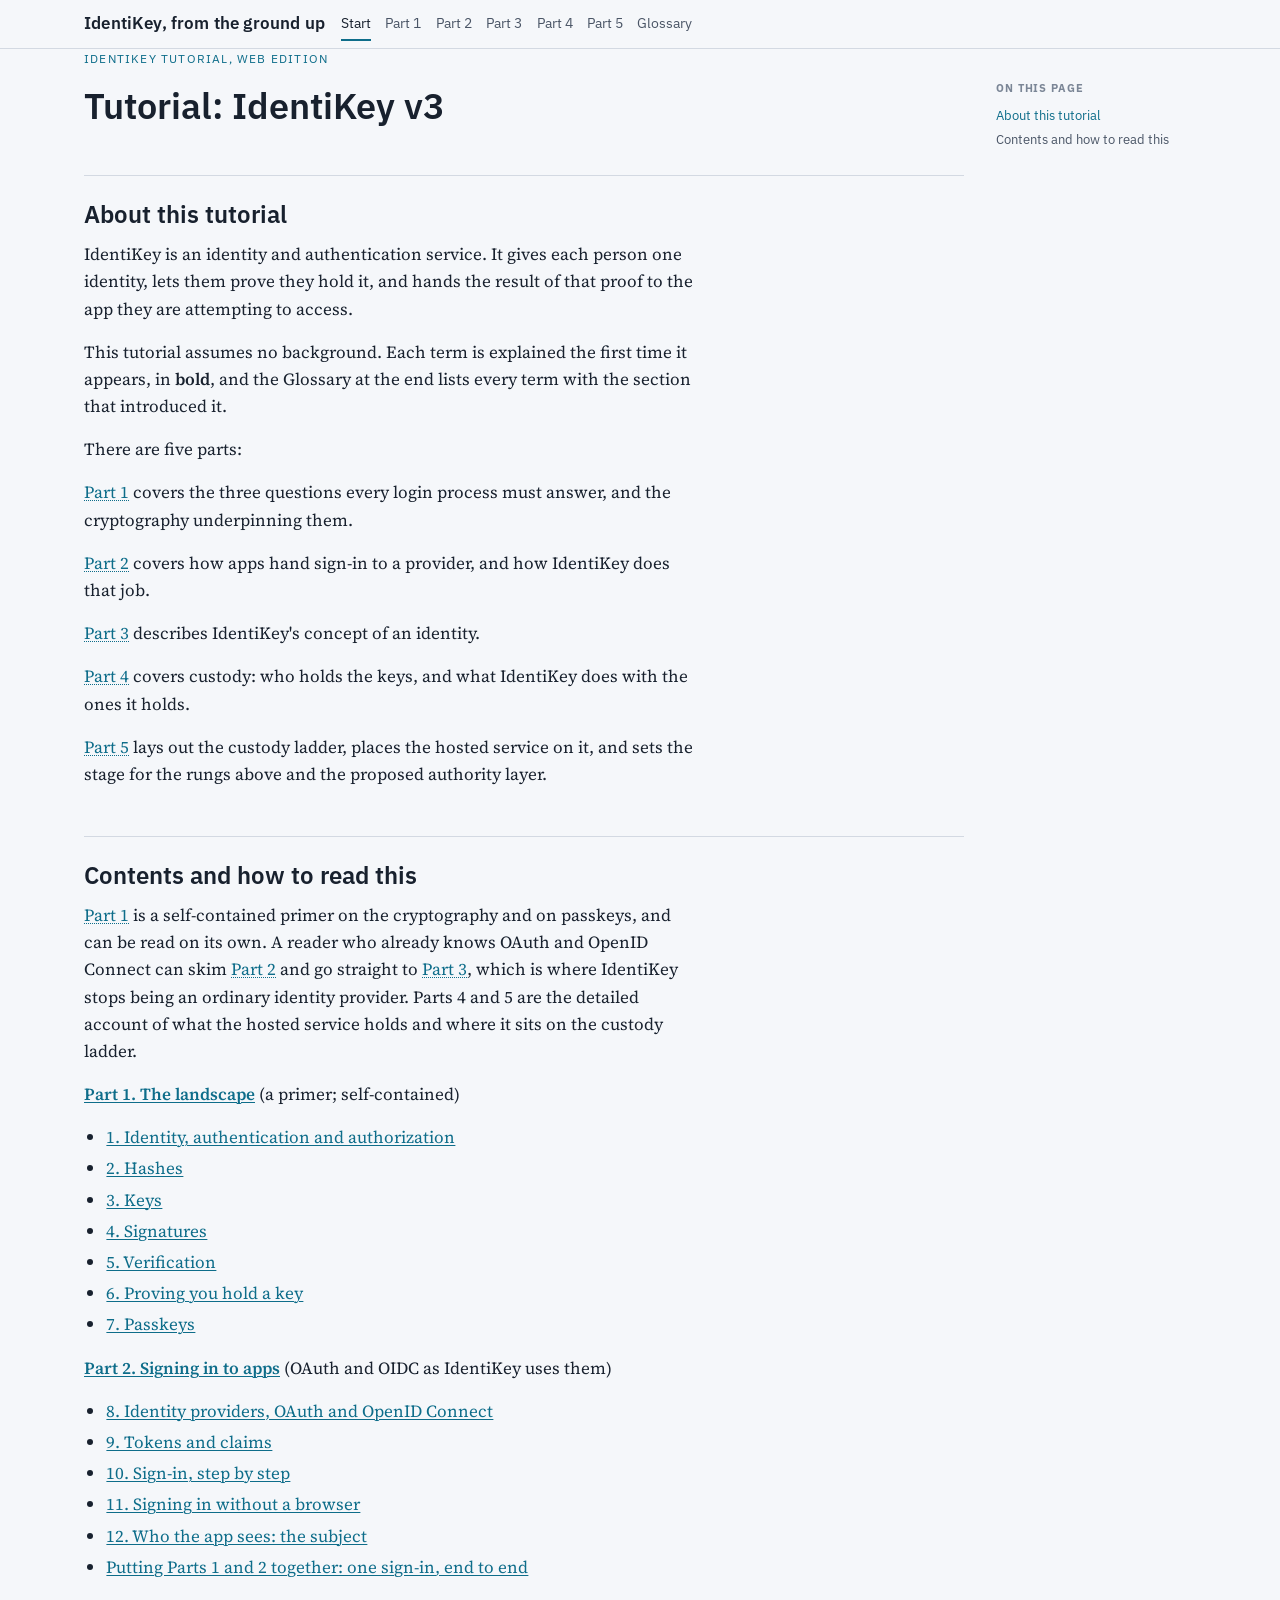
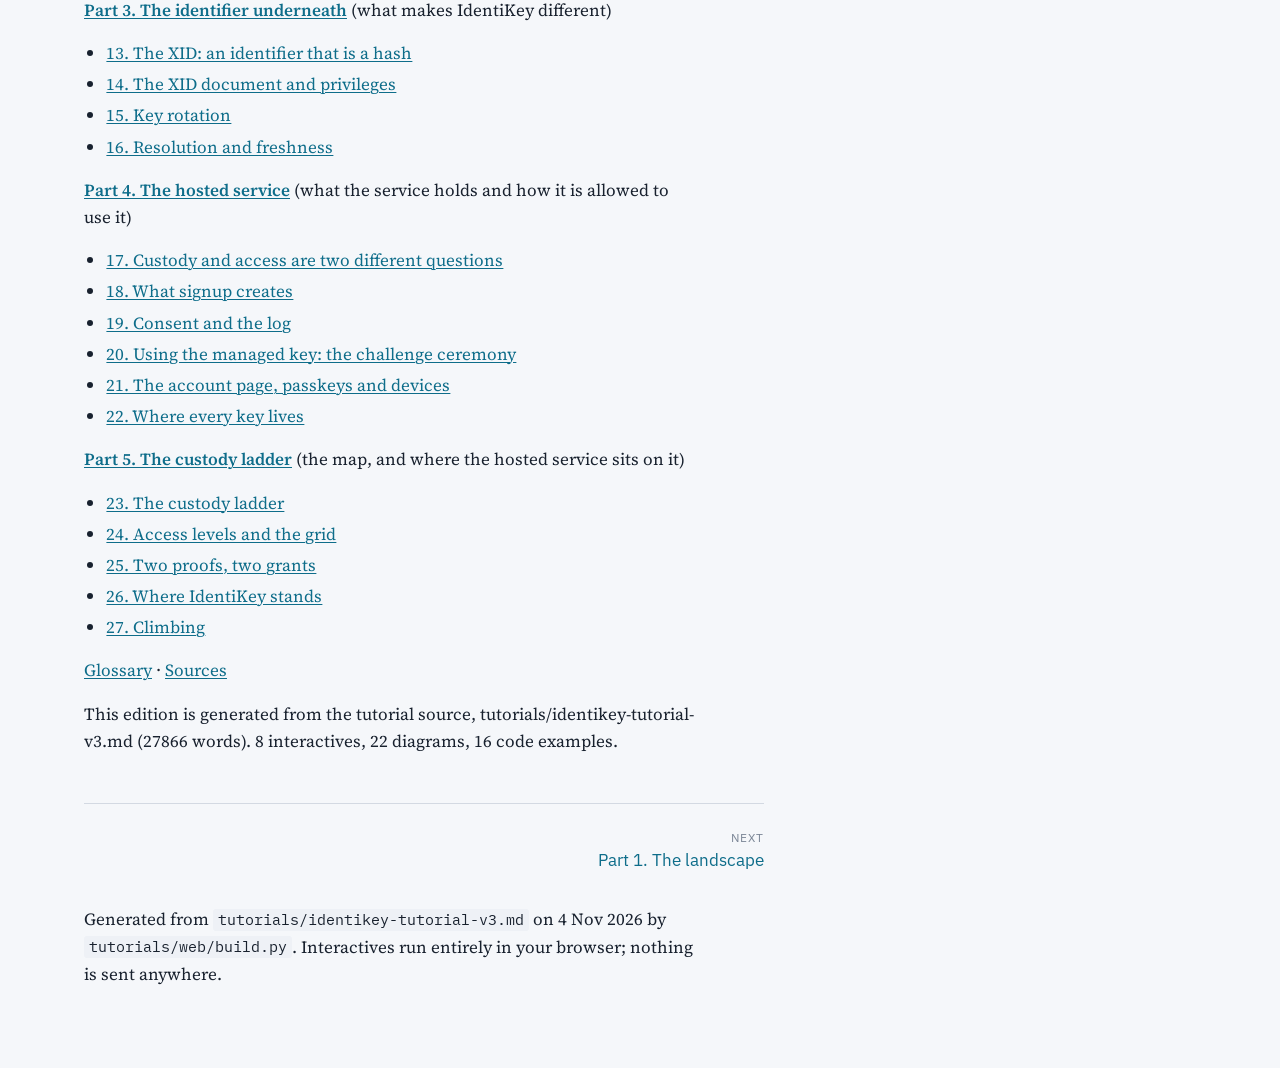
<file: index.html>
<!doctype html>
<html lang="en">
<head>
<meta charset="utf-8">
<meta name="viewport" content="width=device-width, initial-scale=1, viewport-fit=cover">
<title>Start here · IdentiKey tutorial</title>
<link rel="preconnect" href="https://fonts.googleapis.com">
<link rel="stylesheet" href="https://fonts.googleapis.com/css2?family=IBM+Plex+Sans:wght@400;600&family=IBM+Plex+Mono:wght@400;600&family=Source+Serif+4:ital,opsz,wght@0,8..60,400;0,8..60,600;1,8..60,400&display=swap">
<link rel="stylesheet" href="assets/style.css">
</head>
<body>
<header class="topbar"><div class="topbar-inner"><a class="brand" href="index.html"><span class="brand-long">IdentiKey, from the ground up</span><span class="brand-short">IdentiKey</span></a><nav aria-label="Parts"><a href="index.html" aria-current="page">Start</a><a href="part1.html">Part 1</a><a href="part2.html">Part 2</a><a href="part3.html">Part 3</a><a href="part4.html">Part 4</a><a href="part5.html">Part 5</a><a href="glossary.html">Glossary</a></nav></div></header>
<div class="page">
<main class="prose">
<p class="kicker">IdentiKey tutorial, web edition</p><h1>Tutorial: IdentiKey v3</h1><h2 id="about-this-tutorial">About this tutorial</h2>
<p>IdentiKey is an identity and authentication service. It gives each person one identity, lets them prove they hold it, and hands the result of that proof to the app they are attempting to access.</p>
<p>This tutorial assumes no background. Each term is explained the first time it appears, in <strong>bold</strong>, and the Glossary at the end lists every term with the section that introduced it.</p>
<p>There are five parts:</p>
<p><a class="xref" href="part1.html">Part 1</a> covers the three questions every login process must answer, and the cryptography underpinning them.</p>
<p><a class="xref" href="part2.html">Part 2</a> covers how apps hand sign-in to a provider, and how IdentiKey does that job.</p>
<p><a class="xref" href="part3.html">Part 3</a> describes IdentiKey's concept of an identity.</p>
<p><a class="xref" href="part4.html">Part 4</a> covers custody: who holds the keys, and what IdentiKey does with the ones it holds.</p>
<p><a class="xref" href="part5.html">Part 5</a> lays out the custody ladder, places the hosted service on it, and sets the stage for the rungs above and the proposed authority layer.</p><h2 id="contents-and-how-to-read-this">Contents and how to read this</h2>
<p><a class="xref" href="part1.html">Part 1</a> is a self-contained primer on the cryptography and on passkeys, and can be read on its own. A reader who already knows OAuth and OpenID Connect can skim <a class="xref" href="part2.html">Part 2</a> and go straight to <a class="xref" href="part3.html">Part 3</a>, which is where IdentiKey stops being an ordinary identity provider. Parts 4 and 5 are the detailed account of what the hosted service holds and where it sits on the custody ladder.</p>
<p><strong><a href="part1.html">Part 1. The landscape</a></strong> (a primer; self-contained)</p>
<ul>
<li><a href="part1.html#s1">1. Identity, authentication and authorization</a></li>
<li><a href="part1.html#s2">2. Hashes</a></li>
<li><a href="part1.html#s3">3. Keys</a></li>
<li><a href="part1.html#s4">4. Signatures</a></li>
<li><a href="part1.html#s5">5. Verification</a></li>
<li><a href="part1.html#s6">6. Proving you hold a key</a></li>
<li><a href="part1.html#s7">7. Passkeys</a></li>
</ul>
<p><strong><a href="part2.html">Part 2. Signing in to apps</a></strong> (OAuth and OIDC as IdentiKey uses them)</p>
<ul>
<li><a href="part2.html#s8">8. Identity providers, OAuth and OpenID Connect</a></li>
<li><a href="part2.html#s9">9. Tokens and claims</a></li>
<li><a href="part2.html#s10">10. Sign-in, step by step</a></li>
<li><a href="part2.html#s11">11. Signing in without a browser</a></li>
<li><a href="part2.html#s12">12. Who the app sees: the subject</a></li>
<li><a href="part2.html#putting-parts-1-and-2-together-one-sign-in-end-to-end">Putting Parts 1 and 2 together: one sign-in, end to end</a></li>
</ul>
<p><strong><a href="part3.html">Part 3. The identifier underneath</a></strong> (what makes IdentiKey different)</p>
<ul>
<li><a href="part3.html#s13">13. The XID: an identifier that is a hash</a></li>
<li><a href="part3.html#s14">14. The XID document and privileges</a></li>
<li><a href="part3.html#s15">15. Key rotation</a></li>
<li><a href="part3.html#s16">16. Resolution and freshness</a></li>
</ul>
<p><strong><a href="part4.html">Part 4. The hosted service</a></strong> (what the service holds and how it is allowed to use it)</p>
<ul>
<li><a href="part4.html#s17">17. Custody and access are two different questions</a></li>
<li><a href="part4.html#s18">18. What signup creates</a></li>
<li><a href="part4.html#s19">19. Consent and the log</a></li>
<li><a href="part4.html#s20">20. Using the managed key: the challenge ceremony</a></li>
<li><a href="part4.html#s21">21. The account page, passkeys and devices</a></li>
<li><a href="part4.html#s22">22. Where every key lives</a></li>
</ul>
<p><strong><a href="part5.html">Part 5. The custody ladder</a></strong> (the map, and where the hosted service sits on it)</p>
<ul>
<li><a href="part5.html#s23">23. The custody ladder</a></li>
<li><a href="part5.html#s24">24. Access levels and the grid</a></li>
<li><a href="part5.html#s25">25. Two proofs, two grants</a></li>
<li><a href="part5.html#s26">26. Where IdentiKey stands</a></li>
<li><a href="part5.html#s27">27. Climbing</a></li>
</ul>
<p><a href="glossary.html#glossary">Glossary</a> · <a href="glossary.html#sources">Sources</a></p><p class="ik-note">This edition is generated from the tutorial source, tutorials/identikey-tutorial-v3.md (27866 words). 8 interactives, 22 diagrams, 16 code examples.</p>
<nav class="pager"><a class="next" href="part1.html"><small>Next</small>Part 1. The landscape</a></nav>
<footer class="site-footer"><p class="ik-note">Generated from <code>tutorials/identikey-tutorial-v3.md</code> on 4 Nov 2026 by <code>tutorials/web/build.py</code>. Interactives run entirely in your browser; nothing is sent anywhere.</p></footer>
</main>
<aside class="rail" aria-label="On this page"><h2>On this page</h2><ol></ol></aside>
</div>
<script src="assets/ikcrypto.js"></script>
<script src="assets/widgets/challenge.js"></script><script src="assets/widgets/grid.js"></script><script src="assets/widgets/hash.js"></script><script src="assets/widgets/hashchain.js"></script><script src="assets/widgets/jwt.js"></script><script src="assets/widgets/oidcflow.js"></script><script src="assets/widgets/pairwise.js"></script><script src="assets/widgets/signverify.js"></script>
<script src="assets/site.js"></script>
</body>
</html>
</file>
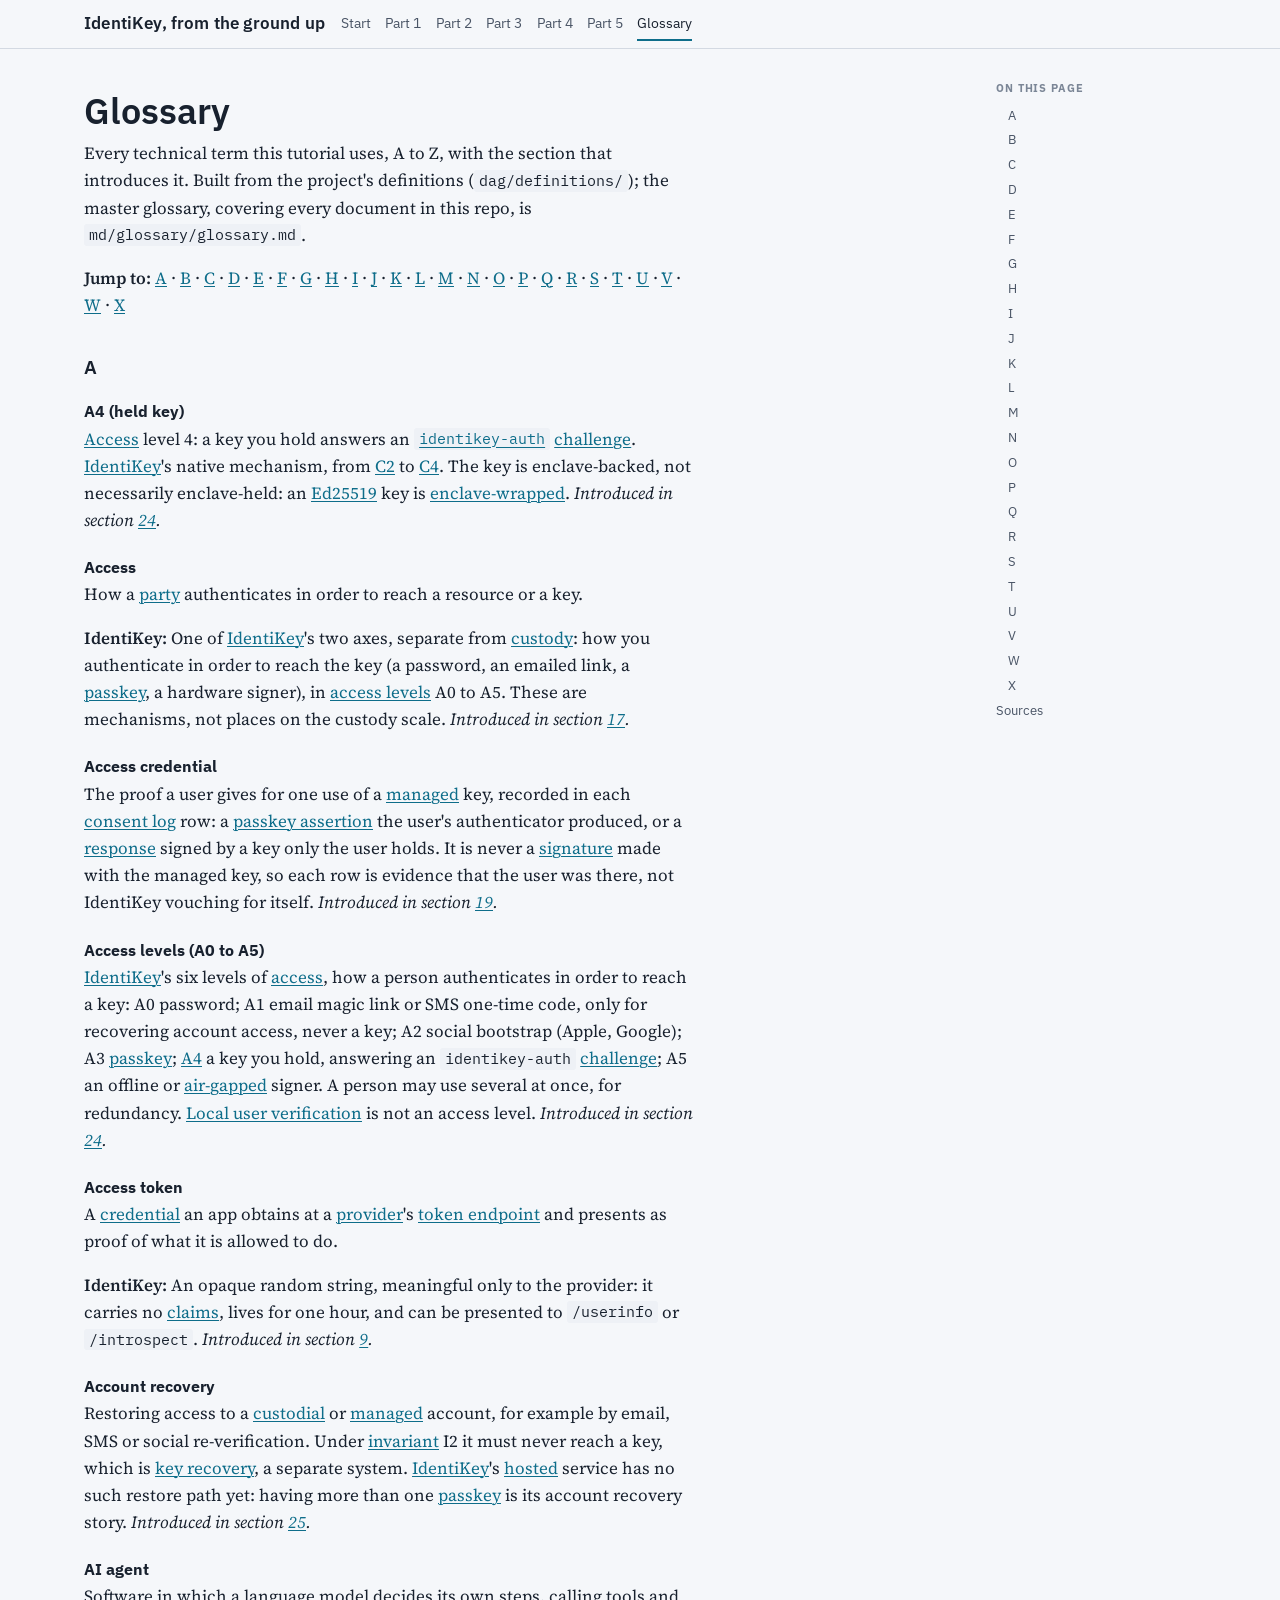
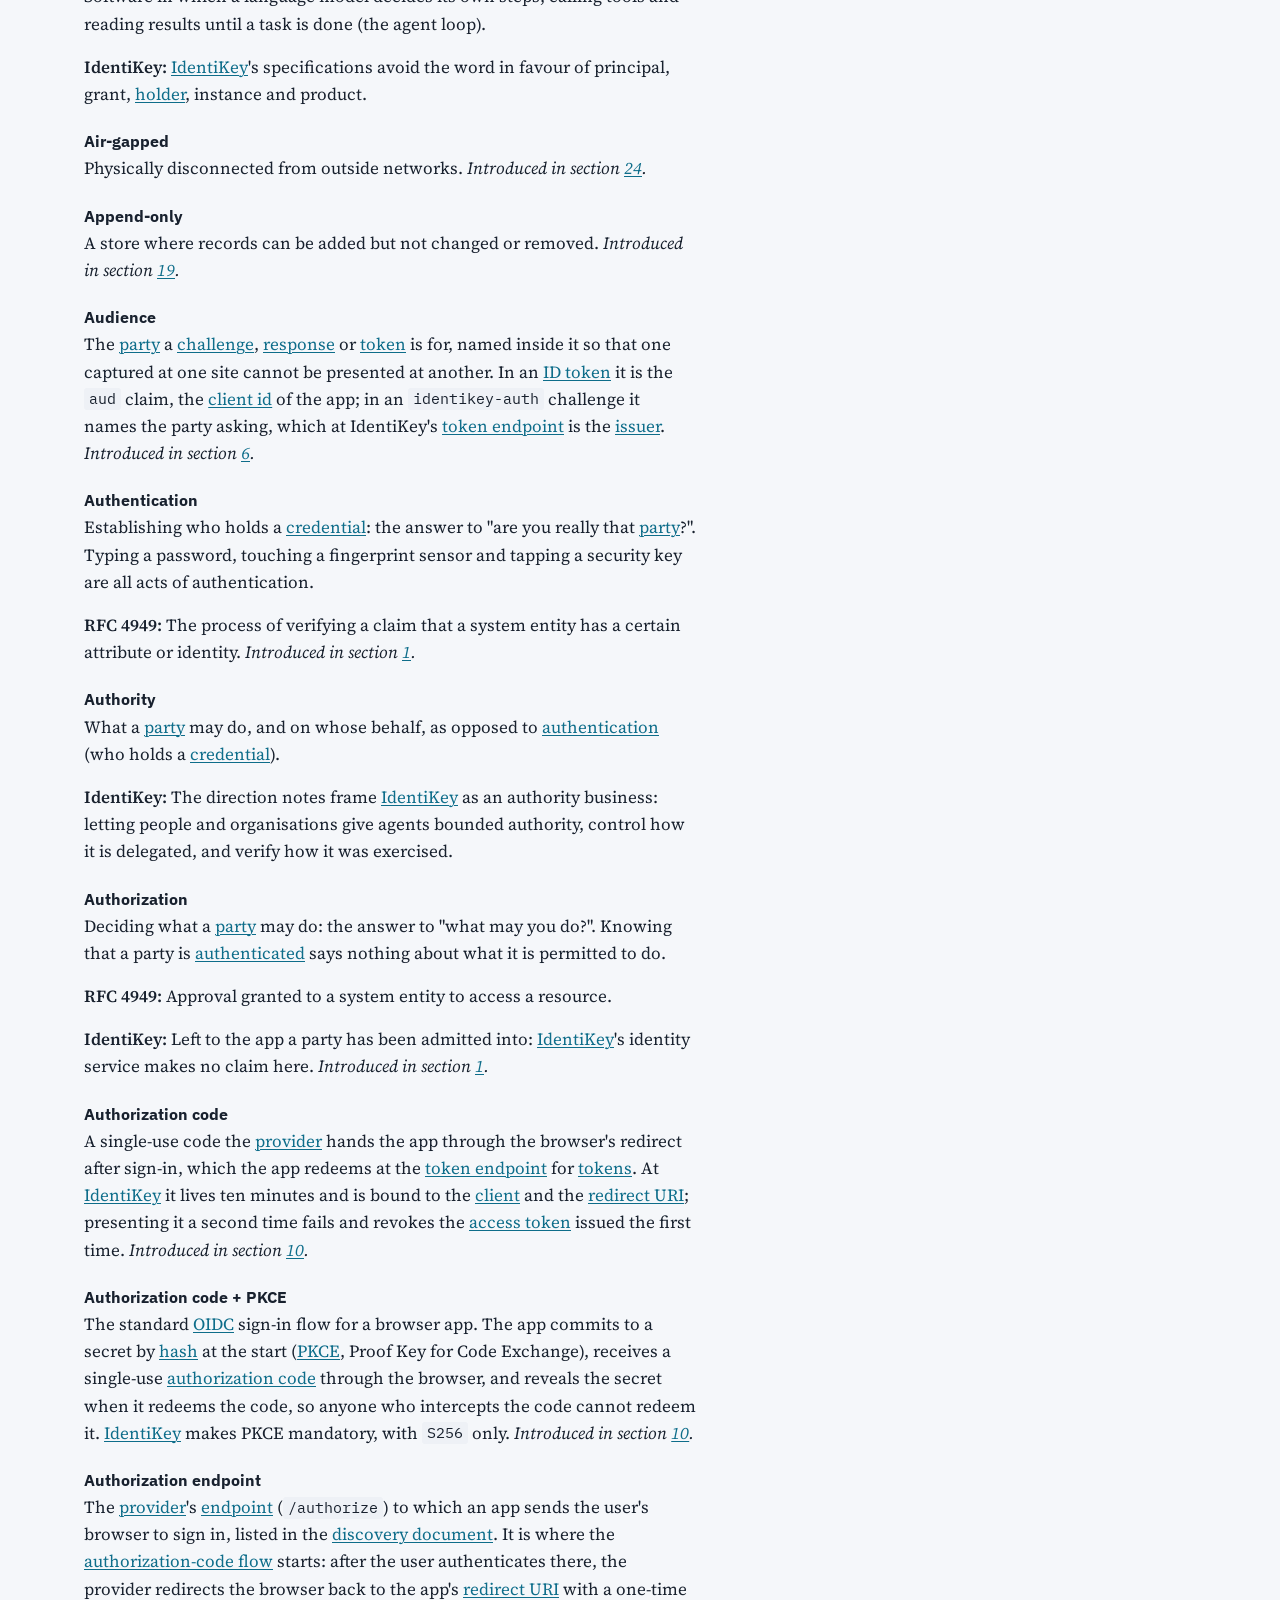
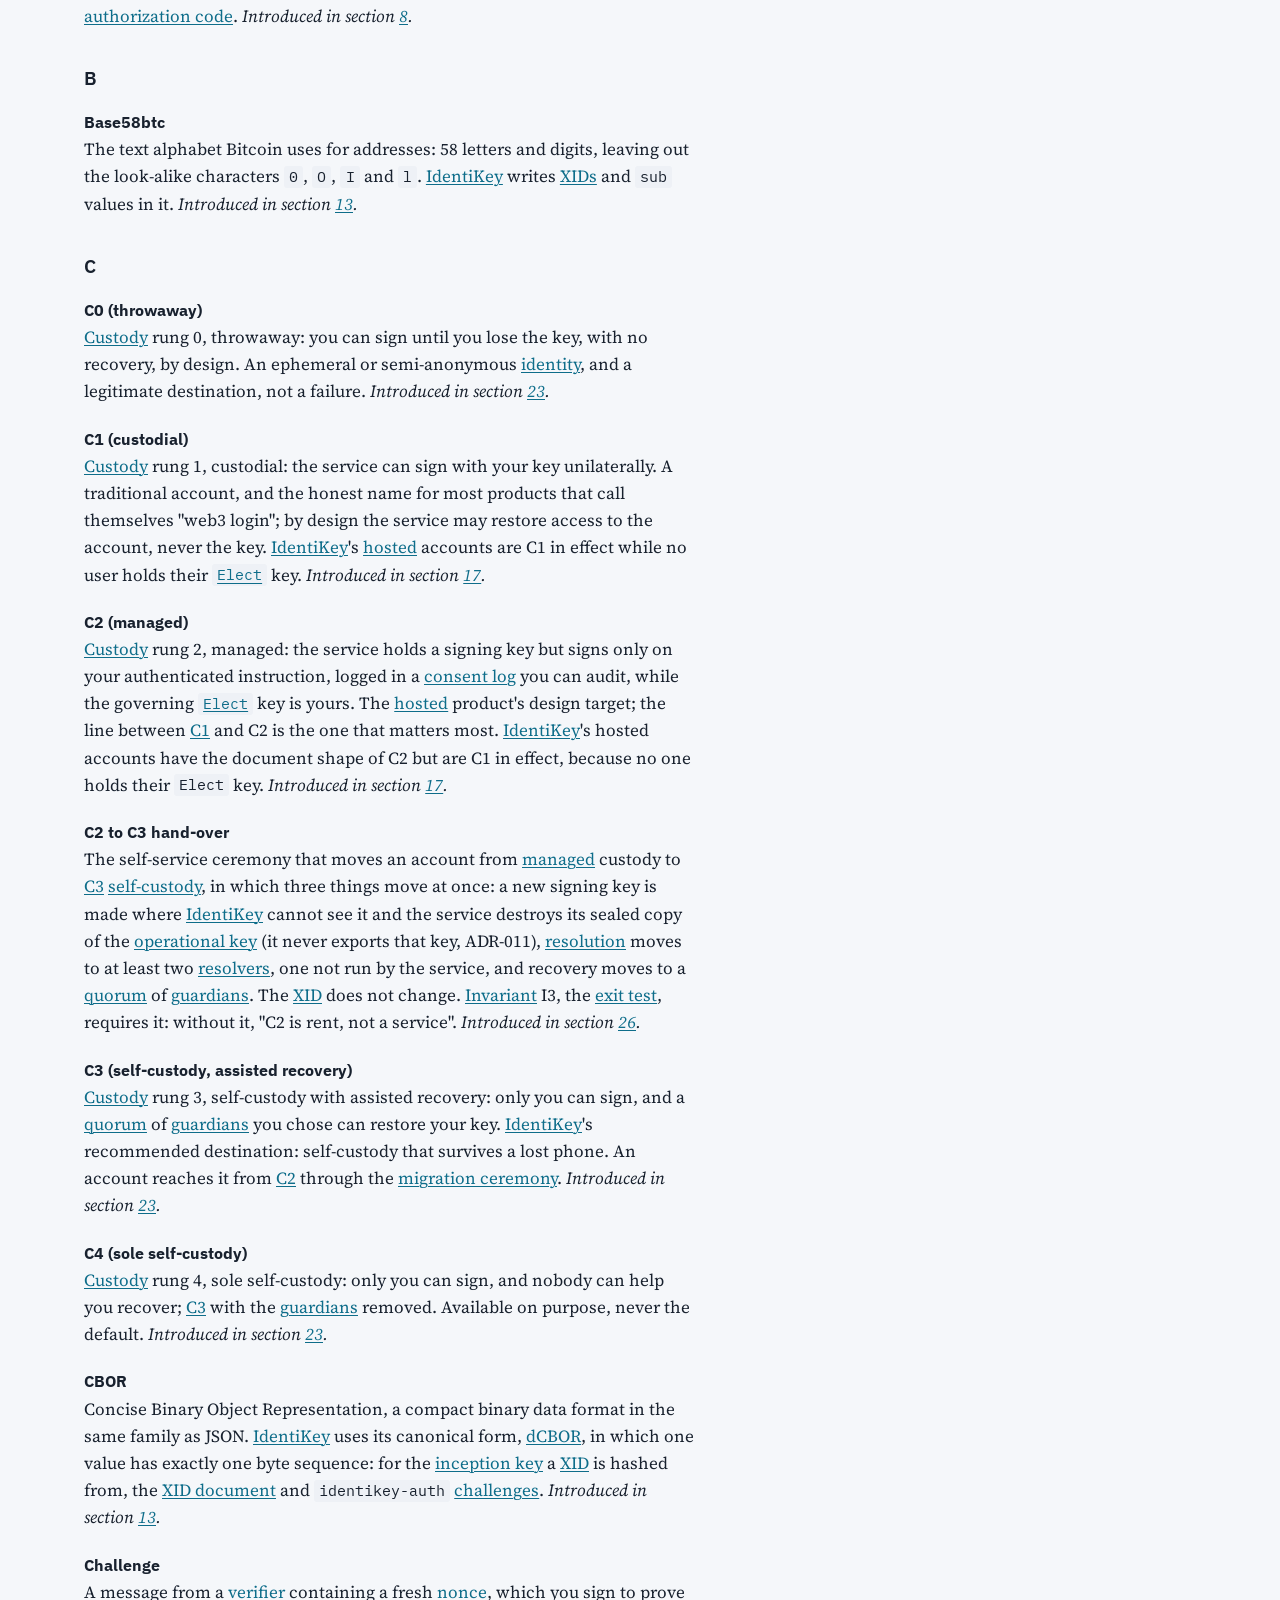
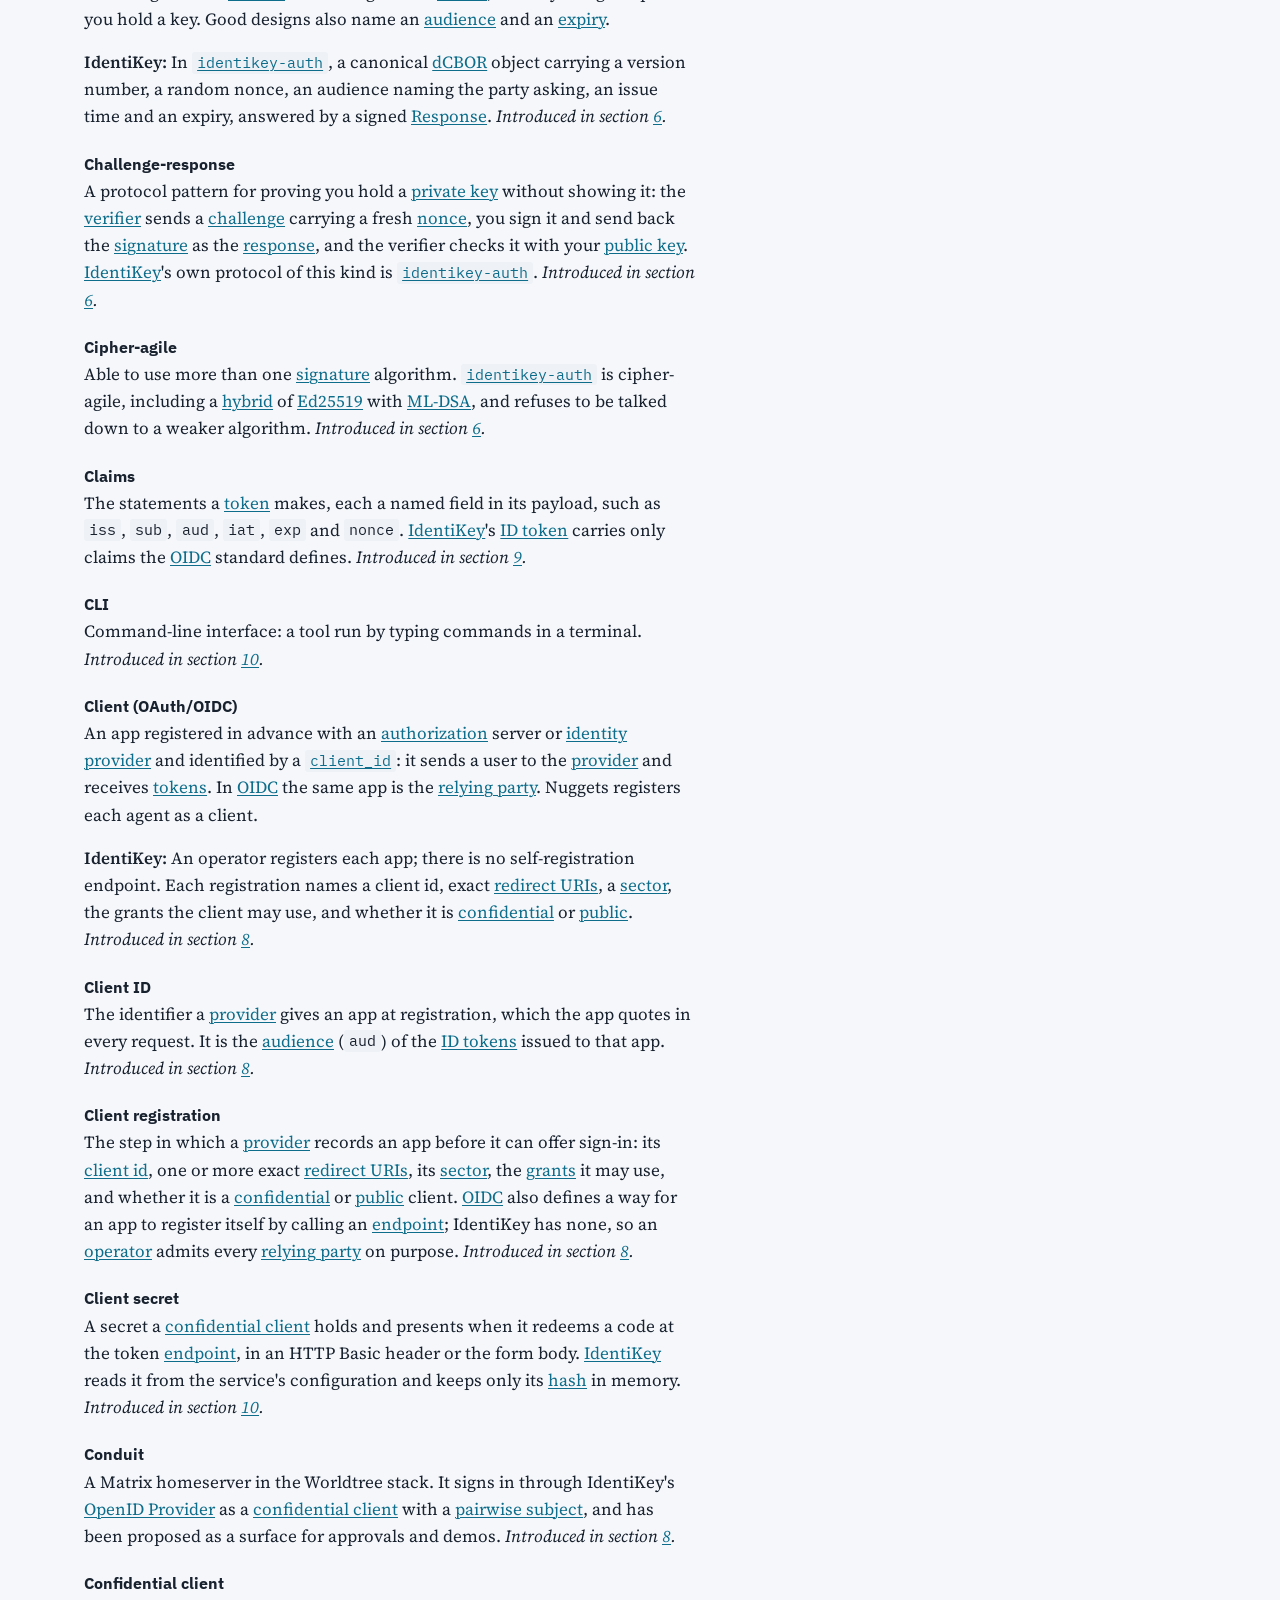
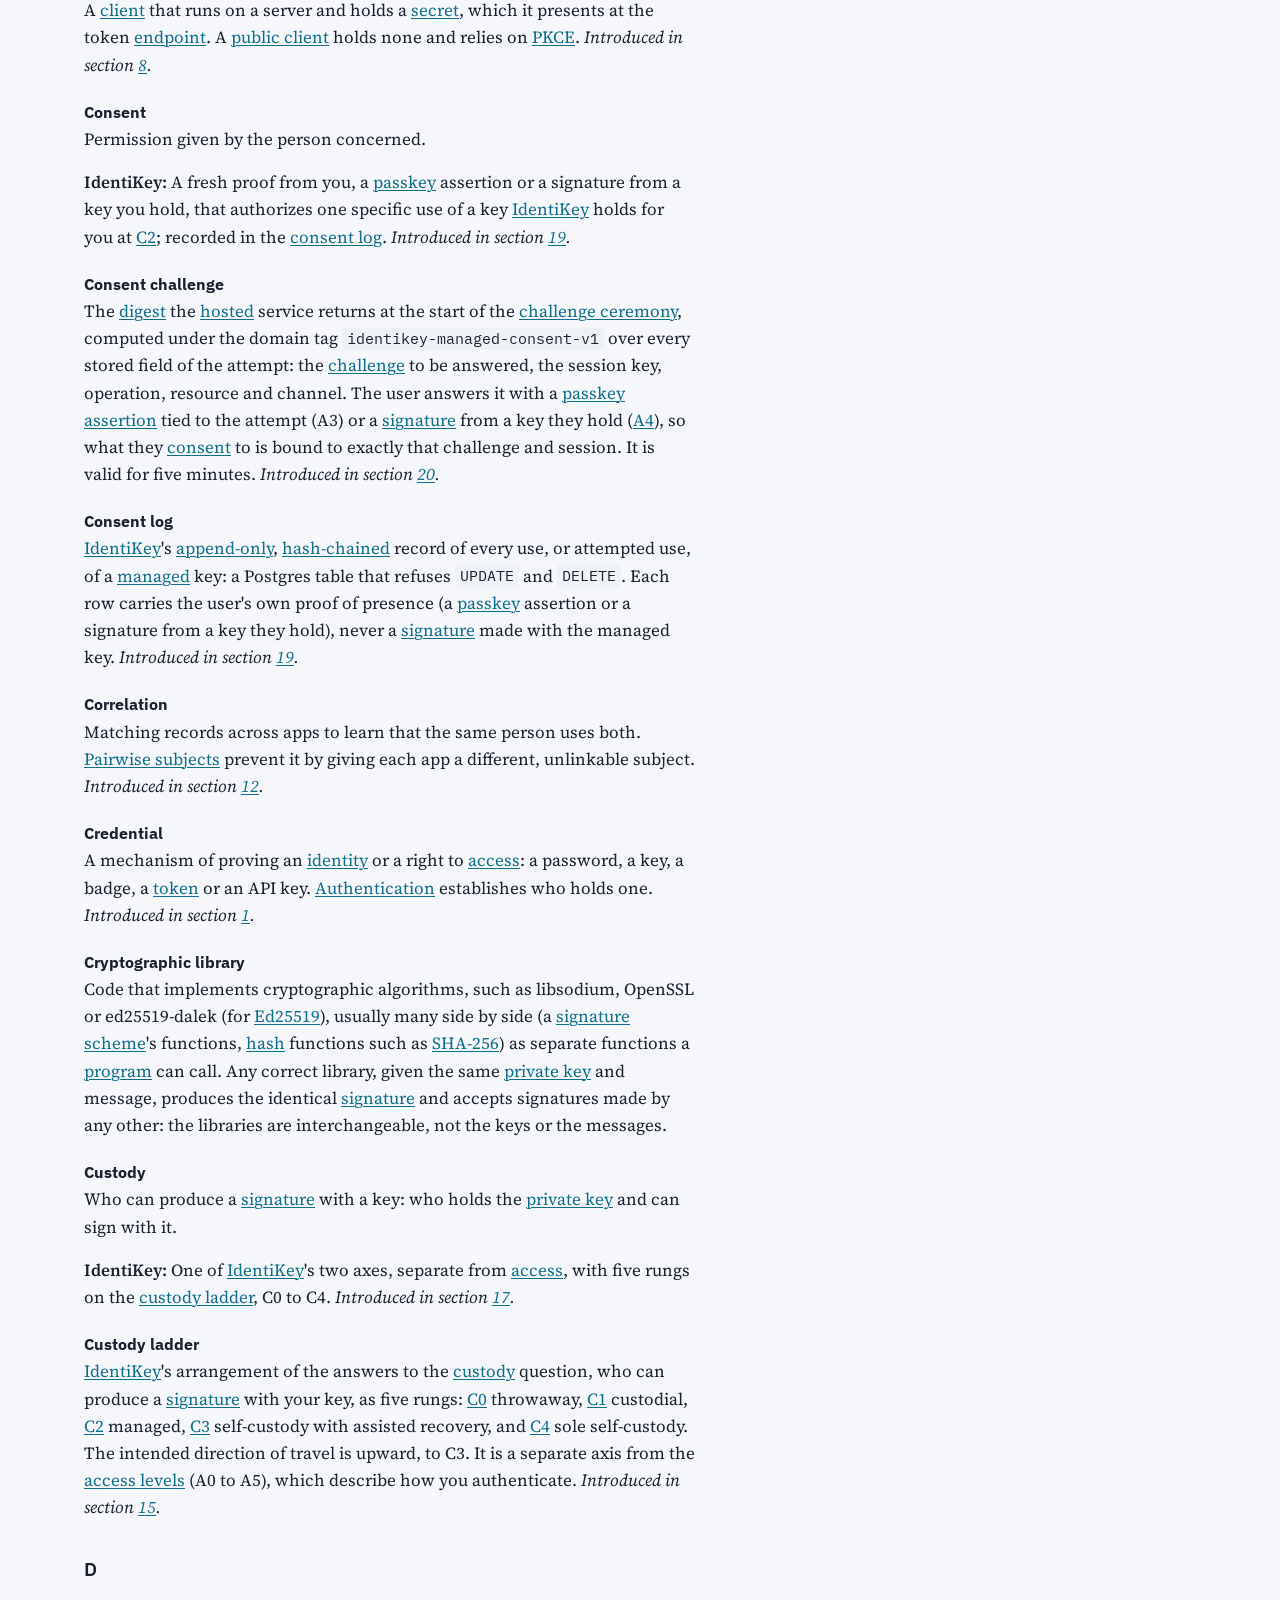
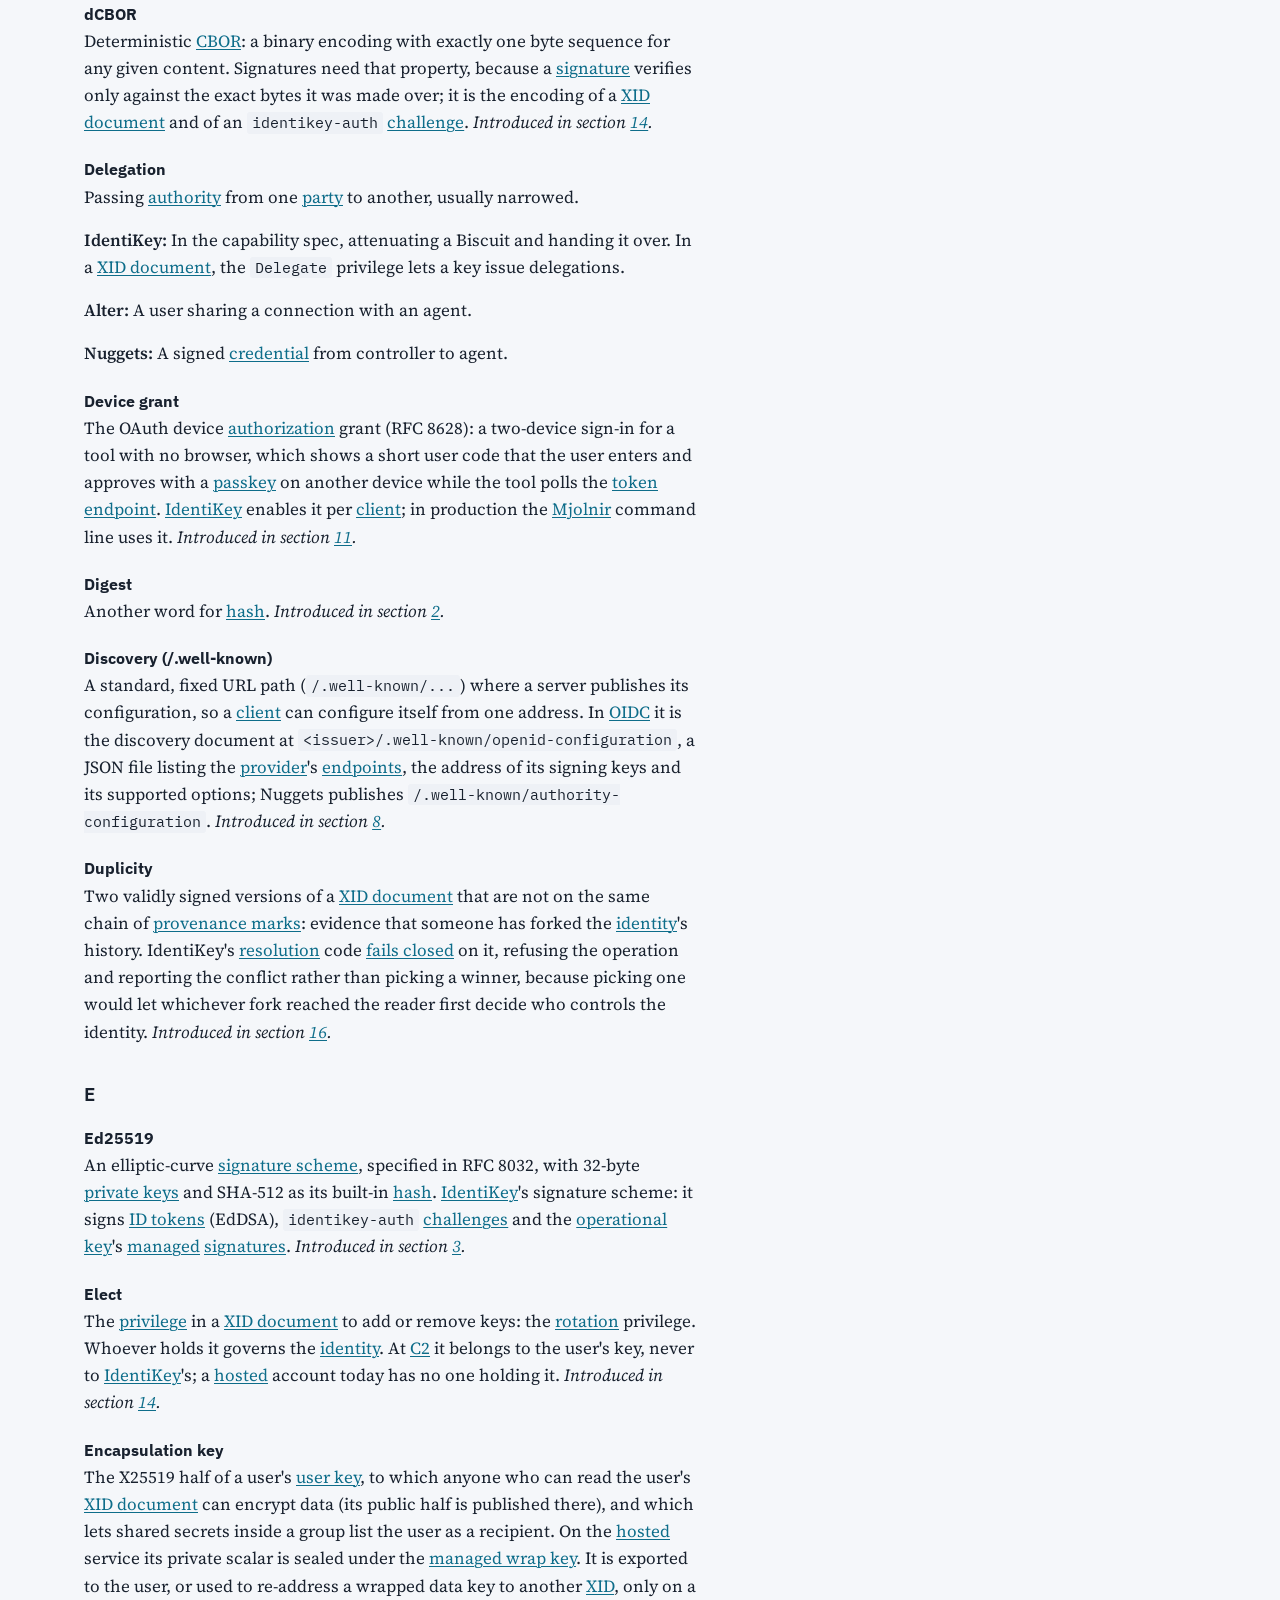
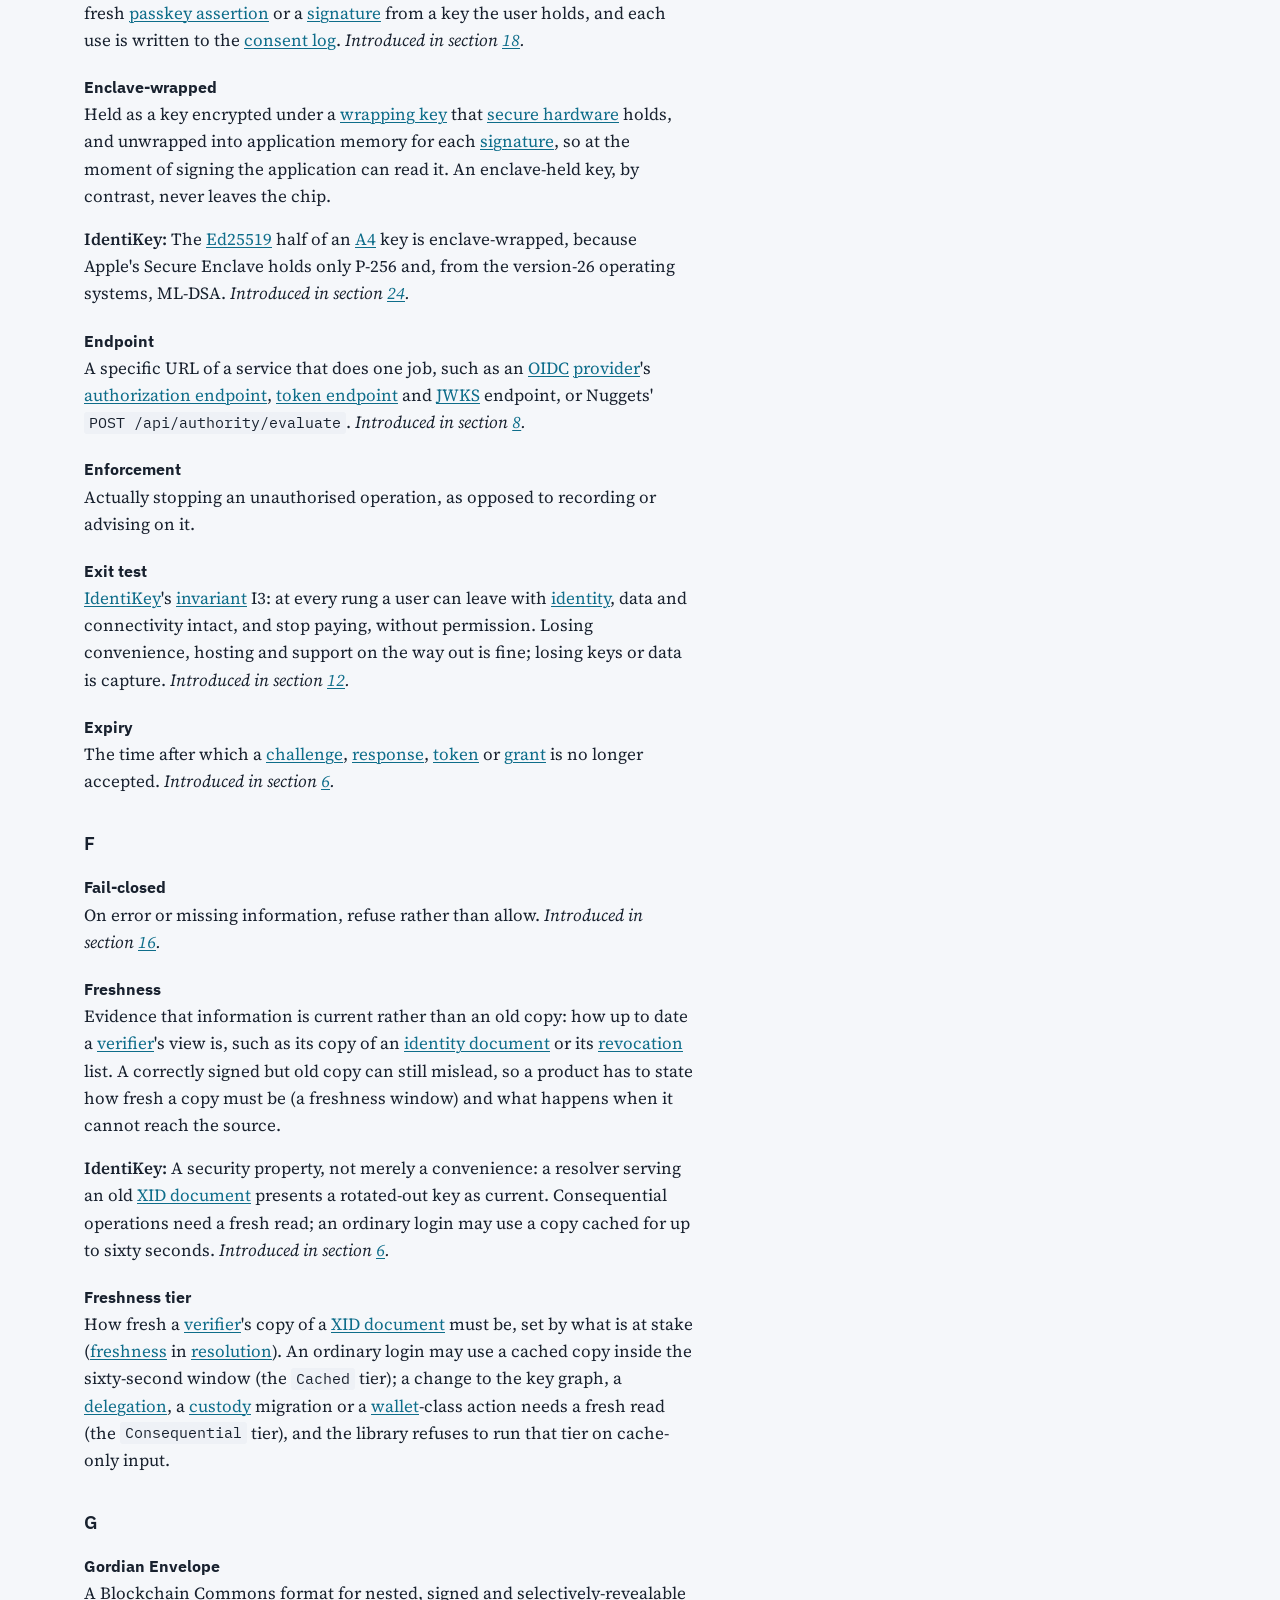
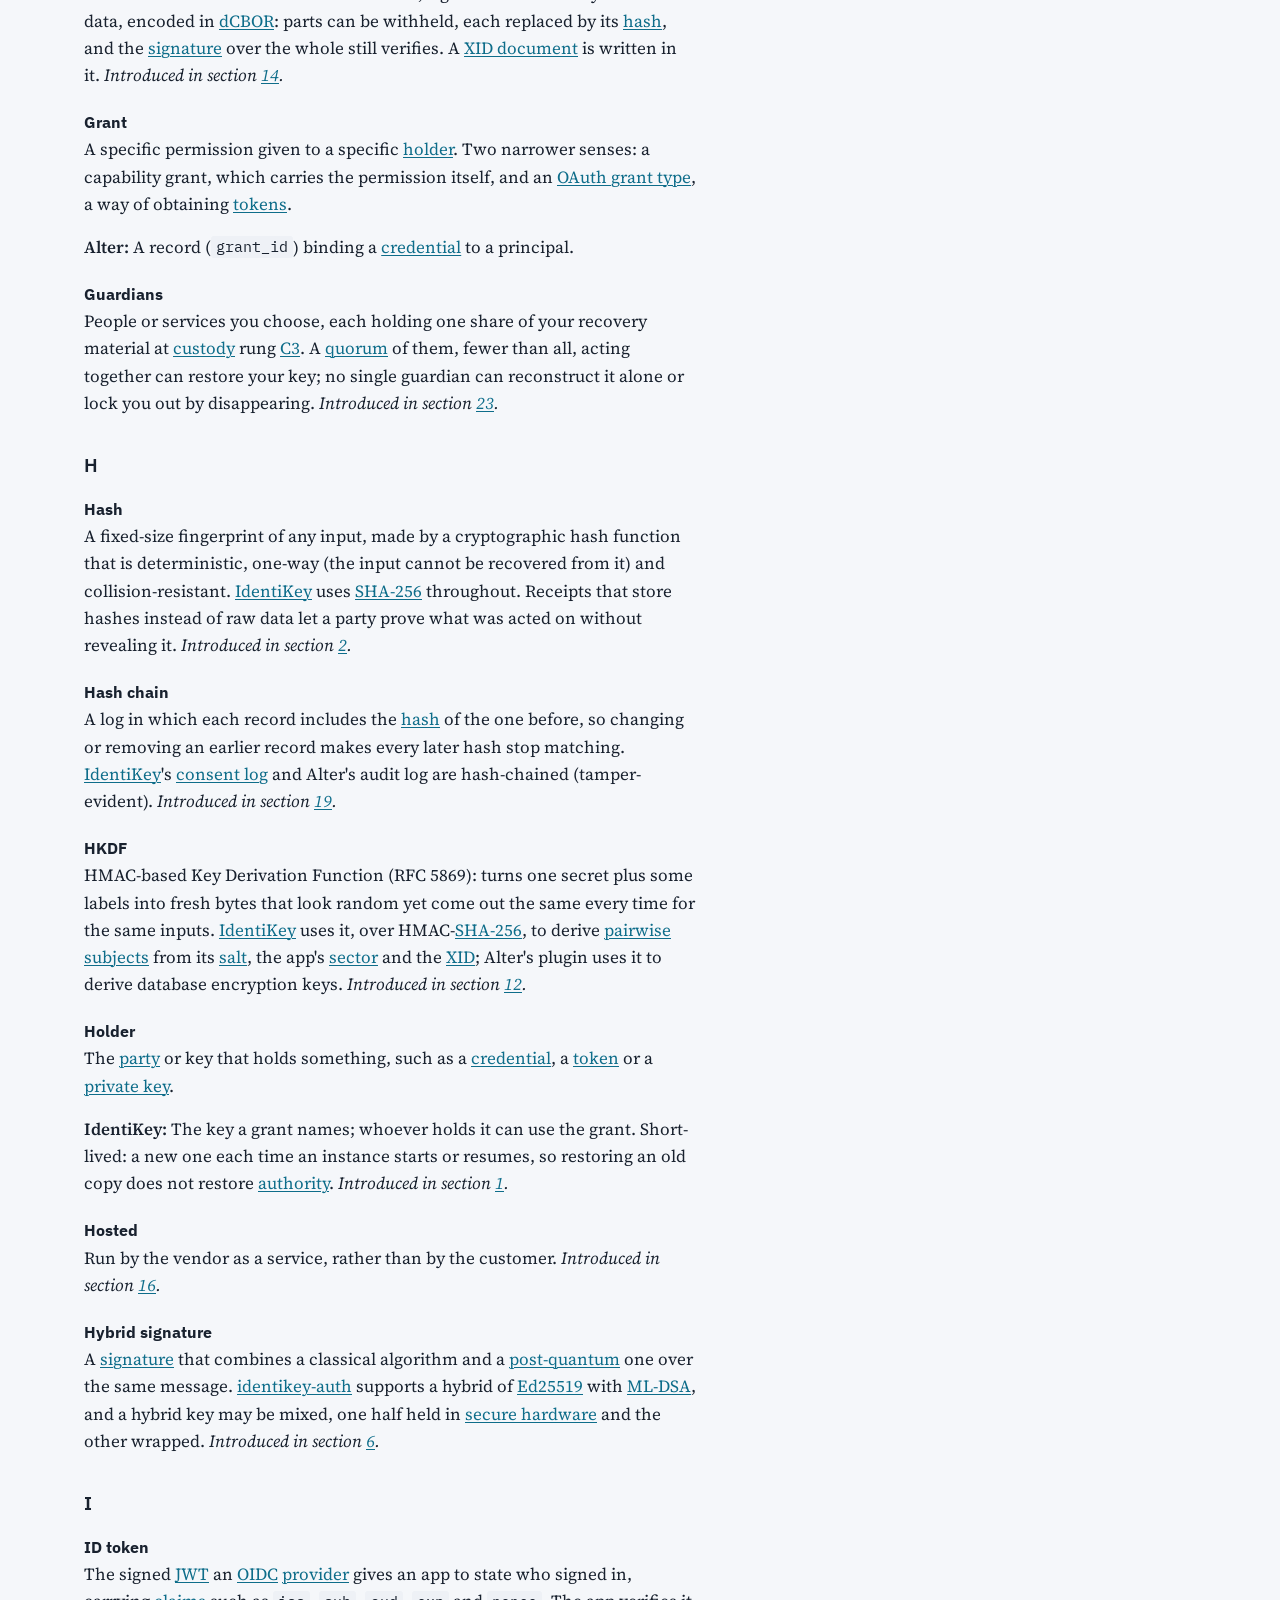
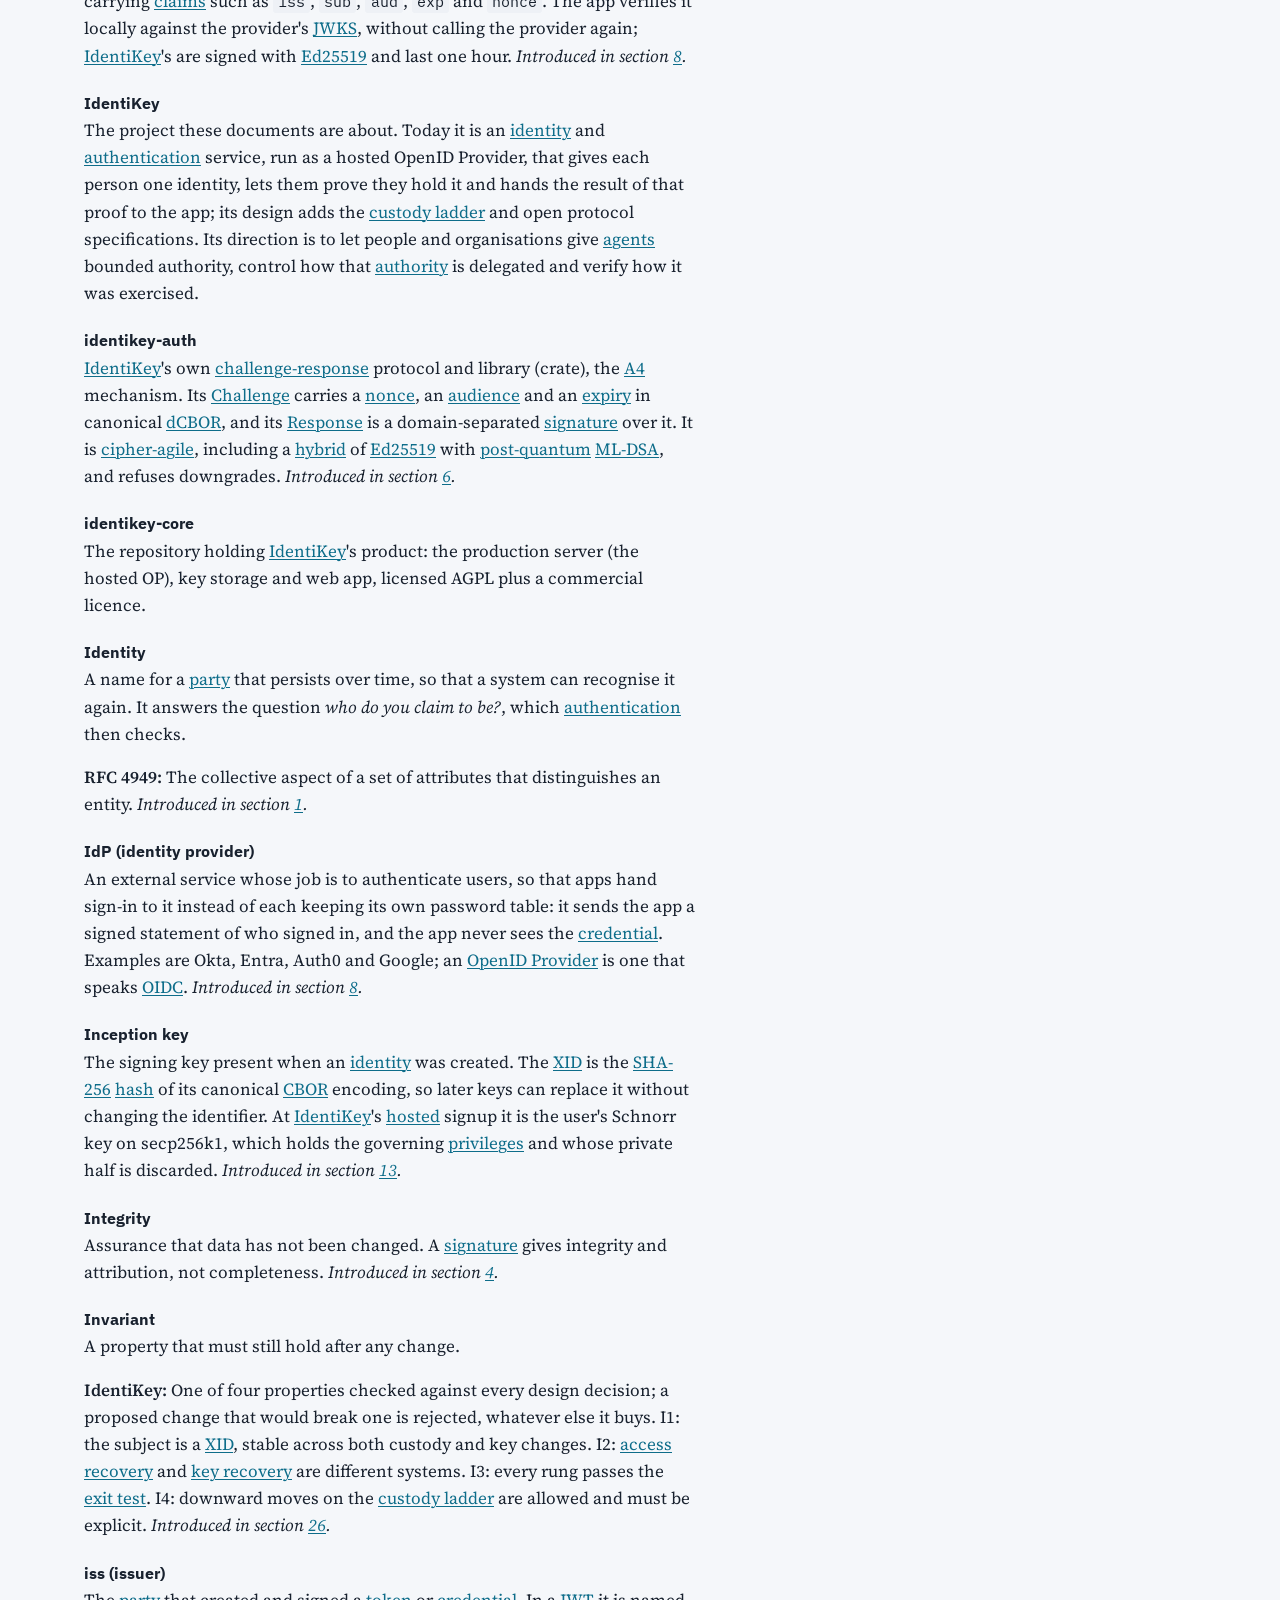
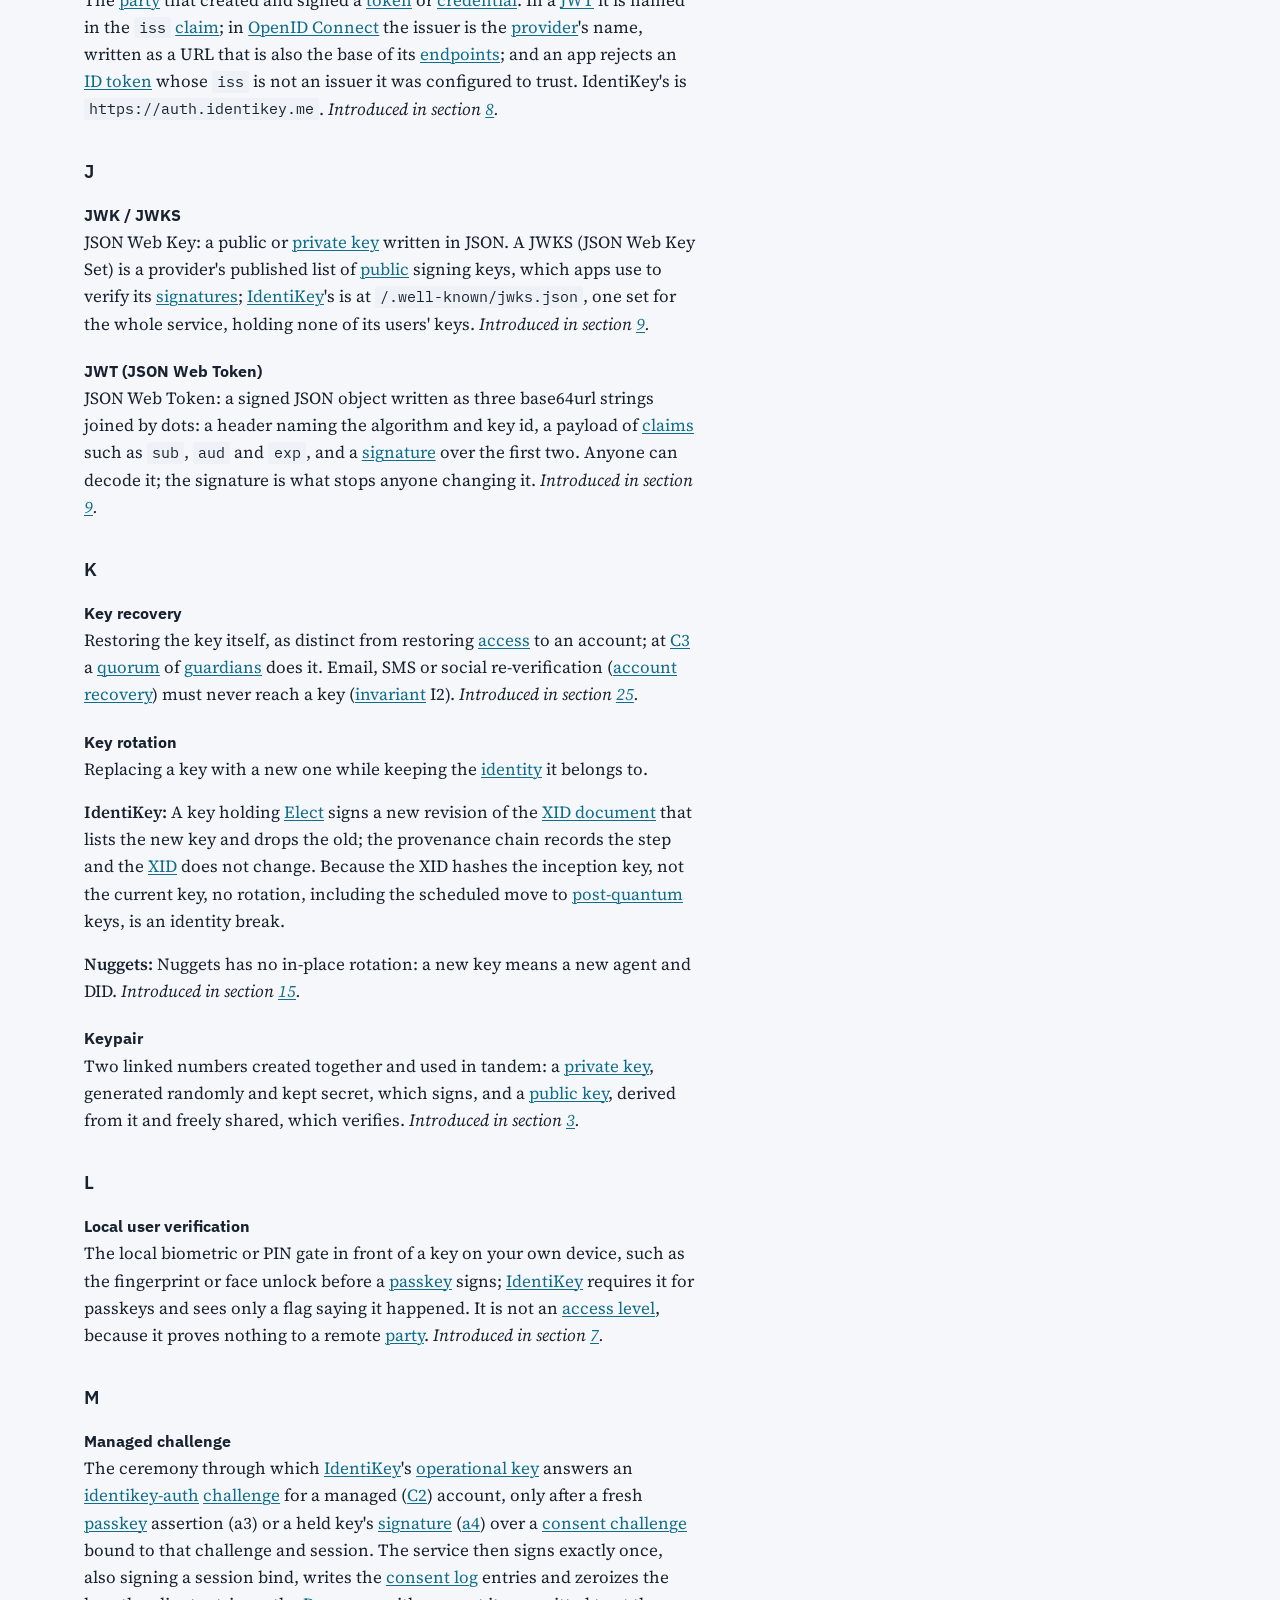
<file: glossary.html>
<!doctype html>
<html lang="en">
<head>
<meta charset="utf-8">
<meta name="viewport" content="width=device-width, initial-scale=1, viewport-fit=cover">
<title>Glossary and sources · IdentiKey tutorial</title>
<link rel="preconnect" href="https://fonts.googleapis.com">
<link rel="stylesheet" href="https://fonts.googleapis.com/css2?family=IBM+Plex+Sans:wght@400;600&family=IBM+Plex+Mono:wght@400;600&family=Source+Serif+4:ital,opsz,wght@0,8..60,400;0,8..60,600;1,8..60,400&display=swap">
<link rel="stylesheet" href="assets/style.css">
</head>
<body>
<header class="topbar"><div class="topbar-inner"><a class="brand" href="index.html"><span class="brand-long">IdentiKey, from the ground up</span><span class="brand-short">IdentiKey</span></a><nav aria-label="Parts"><a href="index.html">Start</a><a href="part1.html">Part 1</a><a href="part2.html">Part 2</a><a href="part3.html">Part 3</a><a href="part4.html">Part 4</a><a href="part5.html">Part 5</a><a href="glossary.html" aria-current="page">Glossary</a></nav></div></header>
<div class="page">
<main class="prose">
<h1 id="glossary">Glossary</h1>
<p>Every technical term this tutorial uses, A to Z, with the section that introduces it. Built from the project's definitions (<code>dag/definitions/</code>); the master glossary, covering every document in this repo, is <code>md/glossary/glossary.md</code>.</p>
<p><strong>Jump to:</strong> <a href="glossary.html#a">A</a> · <a href="glossary.html#b">B</a> · <a href="glossary.html#c">C</a> · <a href="glossary.html#d">D</a> · <a href="glossary.html#e">E</a> · <a href="glossary.html#f">F</a> · <a href="glossary.html#g">G</a> · <a href="glossary.html#h">H</a> · <a href="glossary.html#i">I</a> · <a href="glossary.html#j">J</a> · <a href="glossary.html#k">K</a> · <a href="glossary.html#l">L</a> · <a href="glossary.html#m">M</a> · <a href="glossary.html#n">N</a> · <a href="glossary.html#o">O</a> · <a href="glossary.html#p">P</a> · <a href="glossary.html#q">Q</a> · <a href="glossary.html#r">R</a> · <a href="glossary.html#s">S</a> · <a href="glossary.html#t">T</a> · <a href="glossary.html#u">U</a> · <a href="glossary.html#v">V</a> · <a href="glossary.html#w">W</a> · <a href="glossary.html#x">X</a></p>
<h3 id="a">A</h3>
<h4 id="a4-held-key">A4 (held key)</h4>
<p><a href="#access">Access</a> level 4: a key you hold answers an <a href="#identikey-auth"><code>identikey-auth</code></a> <a href="#challenge">challenge</a>. <a href="#identikey">IdentiKey</a>'s native mechanism, from <a href="#c2-managed">C2</a> to <a href="#c4-sole-self-custody">C4</a>. The key is enclave-backed, not necessarily enclave-held: an <a href="#ed25519">Ed25519</a> key is <a href="#enclave-wrapped">enclave-wrapped</a>. <em>Introduced in section <a href="part5.html#s24">24</a>.</em></p>
<h4 id="access">Access</h4>
<p>How a <a href="#party">party</a> authenticates in order to reach a resource or a key.</p>
<p><strong>IdentiKey:</strong> One of <a href="#identikey">IdentiKey</a>'s two axes, separate from <a href="#custody">custody</a>: how you authenticate in order to reach the key (a password, an emailed link, a <a href="#passkey">passkey</a>, a hardware signer), in <a href="#access-levels-a0-to-a5">access levels</a> A0 to A5. These are mechanisms, not places on the custody scale. <em>Introduced in section <a href="part4.html#s17">17</a>.</em></p>
<h4 id="access-credential">Access credential</h4>
<p>The proof a user gives for one use of a <a href="#c2-managed">managed</a> key, recorded in each <a href="#consent-log">consent log</a> row: a <a href="#passkey-assertion">passkey assertion</a> the user's authenticator produced, or a <a href="#response">response</a> signed by a key only the user holds. It is never a <a href="#signature">signature</a> made with the managed key, so each row is evidence that the user was there, not IdentiKey vouching for itself. <em>Introduced in section <a href="part4.html#s19">19</a>.</em></p>
<h4 id="access-levels-a0-to-a5">Access levels (A0 to A5)</h4>
<p><a href="#identikey">IdentiKey</a>'s six levels of <a href="#access">access</a>, how a person authenticates in order to reach a key: A0 password; A1 email magic link or SMS one-time code, only for recovering account access, never a key; A2 social bootstrap (Apple, Google); A3 <a href="#passkey">passkey</a>; <a href="#a4-held-key">A4</a> a key you hold, answering an <code>identikey-auth</code> <a href="#challenge">challenge</a>; A5 an offline or <a href="#air-gapped">air-gapped</a> signer. A person may use several at once, for redundancy. <a href="#local-user-verification">Local user verification</a> is not an access level. <em>Introduced in section <a href="part5.html#s24">24</a>.</em></p>
<h4 id="access-token">Access token</h4>
<p>A <a href="#credential">credential</a> an app obtains at a <a href="#op-openid-provider">provider</a>'s <a href="#token-endpoint">token endpoint</a> and presents as proof of what it is allowed to do.</p>
<p><strong>IdentiKey:</strong> An opaque random string, meaningful only to the provider: it carries no <a href="#claims">claims</a>, lives for one hour, and can be presented to <code>/userinfo</code> or <code>/introspect</code>. <em>Introduced in section <a href="part2.html#s9">9</a>.</em></p>
<h4 id="account-recovery">Account recovery</h4>
<p>Restoring access to a <a href="#c1-custodial">custodial</a> or <a href="#c2-managed">managed</a> account, for example by email, SMS or social re-verification. Under <a href="#invariant">invariant</a> I2 it must never reach a key, which is <a href="#key-recovery">key recovery</a>, a separate system. <a href="#identikey">IdentiKey</a>'s <a href="#hosted">hosted</a> service has no such restore path yet: having more than one <a href="#passkey">passkey</a> is its account recovery story. <em>Introduced in section <a href="part5.html#s25">25</a>.</em></p>
<h4 id="ai-agent">AI agent</h4>
<p>Software in which a language model decides its own steps, calling tools and reading results until a task is done (the agent loop).</p>
<p><strong>IdentiKey:</strong> <a href="#identikey">IdentiKey</a>'s specifications avoid the word in favour of principal, grant, <a href="#holder">holder</a>, instance and product.</p>
<h4 id="air-gapped">Air-gapped</h4>
<p>Physically disconnected from outside networks. <em>Introduced in section <a href="part5.html#s24">24</a>.</em></p>
<h4 id="append-only">Append-only</h4>
<p>A store where records can be added but not changed or removed. <em>Introduced in section <a href="part4.html#s19">19</a>.</em></p>
<h4 id="audience">Audience</h4>
<p>The <a href="#party">party</a> a <a href="#challenge">challenge</a>, <a href="#response">response</a> or <a href="#token">token</a> is for, named inside it so that one captured at one site cannot be presented at another. In an <a href="#id-token">ID token</a> it is the <code>aud</code> claim, the <a href="#client-id">client id</a> of the app; in an <code>identikey-auth</code> challenge it names the party asking, which at IdentiKey's <a href="#token-endpoint">token endpoint</a> is the <a href="#iss-issuer">issuer</a>. <em>Introduced in section <a href="part1.html#s6">6</a>.</em></p>
<h4 id="authentication">Authentication</h4>
<p>Establishing who holds a <a href="#credential">credential</a>: the answer to "are you really that <a href="#party">party</a>?". Typing a password, touching a fingerprint sensor and tapping a security key are all acts of authentication.</p>
<p><strong>RFC 4949:</strong> The process of verifying a claim that a system entity has a certain attribute or identity. <em>Introduced in section <a href="part1.html#s1">1</a>.</em></p>
<h4 id="authority">Authority</h4>
<p>What a <a href="#party">party</a> may do, and on whose behalf, as opposed to <a href="#authentication">authentication</a> (who holds a <a href="#credential">credential</a>).</p>
<p><strong>IdentiKey:</strong> The direction notes frame <a href="#identikey">IdentiKey</a> as an authority business: letting people and organisations give agents bounded authority, control how it is delegated, and verify how it was exercised.</p>
<h4 id="authorization">Authorization</h4>
<p>Deciding what a <a href="#party">party</a> may do: the answer to "what may you do?". Knowing that a party is <a href="#authentication">authenticated</a> says nothing about what it is permitted to do.</p>
<p><strong>RFC 4949:</strong> Approval granted to a system entity to access a resource.</p>
<p><strong>IdentiKey:</strong> Left to the app a party has been admitted into: <a href="#identikey">IdentiKey</a>'s identity service makes no claim here. <em>Introduced in section <a href="part1.html#s1">1</a>.</em></p>
<h4 id="authorization-code">Authorization code</h4>
<p>A single-use code the <a href="#op-openid-provider">provider</a> hands the app through the browser's redirect after sign-in, which the app redeems at the <a href="#token-endpoint">token endpoint</a> for <a href="#token">tokens</a>. At <a href="#identikey">IdentiKey</a> it lives ten minutes and is bound to the <a href="#client-oauthoidc">client</a> and the <a href="#redirect-uri">redirect URI</a>; presenting it a second time fails and revokes the <a href="#access-token">access token</a> issued the first time. <em>Introduced in section <a href="part2.html#s10">10</a>.</em></p>
<h4 id="authorization-code--pkce">Authorization code + PKCE</h4>
<p>The standard <a href="#oidc-openid-connect">OIDC</a> sign-in flow for a browser app. The app commits to a secret by <a href="#hash">hash</a> at the start (<a href="#pkce">PKCE</a>, Proof Key for Code Exchange), receives a single-use <a href="#authorization-code">authorization code</a> through the browser, and reveals the secret when it redeems the code, so anyone who intercepts the code cannot redeem it. <a href="#identikey">IdentiKey</a> makes PKCE mandatory, with <code>S256</code> only. <em>Introduced in section <a href="part2.html#s10">10</a>.</em></p>
<h4 id="authorization-endpoint">Authorization endpoint</h4>
<p>The <a href="#op-openid-provider">provider</a>'s <a href="#endpoint">endpoint</a> (<code>/authorize</code>) to which an app sends the user's browser to sign in, listed in the <a href="#discovery-well-known">discovery document</a>. It is where the <a href="#authorization-code--pkce">authorization-code flow</a> starts: after the user authenticates there, the provider redirects the browser back to the app's <a href="#redirect-uri">redirect URI</a> with a one-time <a href="#authorization-code">authorization code</a>. <em>Introduced in section <a href="part2.html#s8">8</a>.</em></p>
<h3 id="b">B</h3>
<h4 id="base58btc">Base58btc</h4>
<p>The text alphabet Bitcoin uses for addresses: 58 letters and digits, leaving out the look-alike characters <code>0</code>, <code>O</code>, <code>I</code> and <code>l</code>. <a href="#identikey">IdentiKey</a> writes <a href="#xid">XIDs</a> and <code>sub</code> values in it. <em>Introduced in section <a href="part3.html#s13">13</a>.</em></p>
<h3 id="c">C</h3>
<h4 id="c0-throwaway">C0 (throwaway)</h4>
<p><a href="#custody">Custody</a> rung 0, throwaway: you can sign until you lose the key, with no recovery, by design. An ephemeral or semi-anonymous <a href="#identity">identity</a>, and a legitimate destination, not a failure. <em>Introduced in section <a href="part5.html#s23">23</a>.</em></p>
<h4 id="c1-custodial">C1 (custodial)</h4>
<p><a href="#custody">Custody</a> rung 1, custodial: the service can sign with your key unilaterally. A traditional account, and the honest name for most products that call themselves "web3 login"; by design the service may restore access to the account, never the key. <a href="#identikey">IdentiKey</a>'s <a href="#hosted">hosted</a> accounts are C1 in effect while no user holds their <a href="#elect"><code>Elect</code></a> key. <em>Introduced in section <a href="part4.html#s17">17</a>.</em></p>
<h4 id="c2-managed">C2 (managed)</h4>
<p><a href="#custody">Custody</a> rung 2, managed: the service holds a signing key but signs only on your authenticated instruction, logged in a <a href="#consent-log">consent log</a> you can audit, while the governing <a href="#elect"><code>Elect</code></a> key is yours. The <a href="#hosted">hosted</a> product's design target; the line between <a href="#c1-custodial">C1</a> and C2 is the one that matters most. <a href="#identikey">IdentiKey</a>'s hosted accounts have the document shape of C2 but are C1 in effect, because no one holds their <code>Elect</code> key. <em>Introduced in section <a href="part4.html#s17">17</a>.</em></p>
<h4 id="c2-to-c3-hand-over">C2 to C3 hand-over</h4>
<p>The self-service ceremony that moves an account from <a href="#c2-managed">managed</a> custody to <a href="#c3-self-custody-assisted-recovery">C3</a> <a href="#self-custody">self-custody</a>, in which three things move at once: a new signing key is made where <a href="#identikey">IdentiKey</a> cannot see it and the service destroys its sealed copy of the <a href="#operational-key">operational key</a> (it never exports that key, ADR-011), <a href="#xid-resolution">resolution</a> moves to at least two <a href="#resolver">resolvers</a>, one not run by the service, and recovery moves to a <a href="#quorum">quorum</a> of <a href="#guardians">guardians</a>. The <a href="#xid">XID</a> does not change. <a href="#invariant">Invariant</a> I3, the <a href="#exit-test">exit test</a>, requires it: without it, "C2 is rent, not a service". <em>Introduced in section <a href="part5.html#s26">26</a>.</em></p>
<h4 id="c3-self-custody-assisted-recovery">C3 (self-custody, assisted recovery)</h4>
<p><a href="#custody">Custody</a> rung 3, self-custody with assisted recovery: only you can sign, and a <a href="#quorum">quorum</a> of <a href="#guardians">guardians</a> you chose can restore your key. <a href="#identikey">IdentiKey</a>'s recommended destination: self-custody that survives a lost phone. An account reaches it from <a href="#c2-managed">C2</a> through the <a href="#c2-to-c3-hand-over">migration ceremony</a>. <em>Introduced in section <a href="part5.html#s23">23</a>.</em></p>
<h4 id="c4-sole-self-custody">C4 (sole self-custody)</h4>
<p><a href="#custody">Custody</a> rung 4, sole self-custody: only you can sign, and nobody can help you recover; <a href="#c3-self-custody-assisted-recovery">C3</a> with the <a href="#guardians">guardians</a> removed. Available on purpose, never the default. <em>Introduced in section <a href="part5.html#s23">23</a>.</em></p>
<h4 id="cbor">CBOR</h4>
<p>Concise Binary Object Representation, a compact binary data format in the same family as JSON. <a href="#identikey">IdentiKey</a> uses its canonical form, <a href="#dcbor">dCBOR</a>, in which one value has exactly one byte sequence: for the <a href="#inception-key">inception key</a> a <a href="#xid">XID</a> is hashed from, the <a href="#xid-document">XID document</a> and <code>identikey-auth</code> <a href="#challenge">challenges</a>. <em>Introduced in section <a href="part3.html#s13">13</a>.</em></p>
<h4 id="challenge">Challenge</h4>
<p>A message from a <a href="#verifier">verifier</a> containing a fresh <a href="#nonce">nonce</a>, which you sign to prove you hold a key. Good designs also name an <a href="#audience">audience</a> and an <a href="#expiry">expiry</a>.</p>
<p><strong>IdentiKey:</strong> In <a href="#identikey-auth"><code>identikey-auth</code></a>, a canonical <a href="#dcbor">dCBOR</a> object carrying a version number, a random nonce, an audience naming the party asking, an issue time and an expiry, answered by a signed <a href="#response">Response</a>. <em>Introduced in section <a href="part1.html#s6">6</a>.</em></p>
<h4 id="challenge-response">Challenge-response</h4>
<p>A protocol pattern for proving you hold a <a href="#private-key">private key</a> without showing it: the <a href="#verifier">verifier</a> sends a <a href="#challenge">challenge</a> carrying a fresh <a href="#nonce">nonce</a>, you sign it and send back the <a href="#signature">signature</a> as the <a href="#response">response</a>, and the verifier checks it with your <a href="#public-key">public key</a>. <a href="#identikey">IdentiKey</a>'s own protocol of this kind is <a href="#identikey-auth"><code>identikey-auth</code></a>. <em>Introduced in section <a href="part1.html#s6">6</a>.</em></p>
<h4 id="cipher-agile">Cipher-agile</h4>
<p>Able to use more than one <a href="#signature">signature</a> algorithm. <a href="#identikey-auth"><code>identikey-auth</code></a> is cipher-agile, including a <a href="#hybrid-signature">hybrid</a> of <a href="#ed25519">Ed25519</a> with <a href="#ml-dsa">ML-DSA</a>, and refuses to be talked down to a weaker algorithm. <em>Introduced in section <a href="part1.html#s6">6</a>.</em></p>
<h4 id="claims">Claims</h4>
<p>The statements a <a href="#token">token</a> makes, each a named field in its payload, such as <code>iss</code>, <code>sub</code>, <code>aud</code>, <code>iat</code>, <code>exp</code> and <code>nonce</code>. <a href="#identikey">IdentiKey</a>'s <a href="#id-token">ID token</a> carries only claims the <a href="#oidc-openid-connect">OIDC</a> standard defines. <em>Introduced in section <a href="part2.html#s9">9</a>.</em></p>
<h4 id="cli">CLI</h4>
<p>Command-line interface: a tool run by typing commands in a terminal. <em>Introduced in section <a href="part2.html#s10">10</a>.</em></p>
<h4 id="client-oauthoidc">Client (OAuth/OIDC)</h4>
<p>An app registered in advance with an <a href="#authorization">authorization</a> server or <a href="#idp-identity-provider">identity provider</a> and identified by a <a href="#client-id"><code>client_id</code></a>: it sends a user to the <a href="#op-openid-provider">provider</a> and receives <a href="#token">tokens</a>. In <a href="#oidc-openid-connect">OIDC</a> the same app is the <a href="#rp-relying-party">relying party</a>. Nuggets registers each agent as a client.</p>
<p><strong>IdentiKey:</strong> An operator registers each app; there is no self-registration endpoint. Each registration names a client id, exact <a href="#redirect-uri">redirect URIs</a>, a <a href="#sector">sector</a>, the grants the client may use, and whether it is <a href="#confidential-client">confidential</a> or <a href="#public-client">public</a>. <em>Introduced in section <a href="part2.html#s8">8</a>.</em></p>
<h4 id="client-id">Client ID</h4>
<p>The identifier a <a href="#op-openid-provider">provider</a> gives an app at registration, which the app quotes in every request. It is the <a href="#audience">audience</a> (<code>aud</code>) of the <a href="#id-token">ID tokens</a> issued to that app. <em>Introduced in section <a href="part2.html#s8">8</a>.</em></p>
<h4 id="client-registration">Client registration</h4>
<p>The step in which a <a href="#op-openid-provider">provider</a> records an app before it can offer sign-in: its <a href="#client-id">client id</a>, one or more exact <a href="#redirect-uri">redirect URIs</a>, its <a href="#sector">sector</a>, the <a href="#oauth-grant-type">grants</a> it may use, and whether it is a <a href="#confidential-client">confidential</a> or <a href="#public-client">public</a> client. <a href="#oidc-openid-connect">OIDC</a> also defines a way for an app to register itself by calling an <a href="#endpoint">endpoint</a>; IdentiKey has none, so an <a href="#operator">operator</a> admits every <a href="#client-oauthoidc">relying party</a> on purpose. <em>Introduced in section <a href="part2.html#s8">8</a>.</em></p>
<h4 id="client-secret">Client secret</h4>
<p>A secret a <a href="#confidential-client">confidential client</a> holds and presents when it redeems a code at the token <a href="#endpoint">endpoint</a>, in an HTTP Basic header or the form body. <a href="#identikey">IdentiKey</a> reads it from the service's configuration and keeps only its <a href="#hash">hash</a> in memory. <em>Introduced in section <a href="part2.html#s10">10</a>.</em></p>
<h4 id="conduit">Conduit</h4>
<p>A Matrix homeserver in the Worldtree stack. It signs in through IdentiKey's <a href="#op-openid-provider">OpenID Provider</a> as a <a href="#confidential-client">confidential client</a> with a <a href="#pairwise-sub">pairwise subject</a>, and has been proposed as a surface for approvals and demos. <em>Introduced in section <a href="part2.html#s8">8</a>.</em></p>
<h4 id="confidential-client">Confidential client</h4>
<p>A <a href="#client-oauthoidc">client</a> that runs on a server and holds a <a href="#client-secret">secret</a>, which it presents at the token <a href="#endpoint">endpoint</a>. A <a href="#public-client">public client</a> holds none and relies on <a href="#pkce">PKCE</a>. <em>Introduced in section <a href="part2.html#s8">8</a>.</em></p>
<h4 id="consent">Consent</h4>
<p>Permission given by the person concerned.</p>
<p><strong>IdentiKey:</strong> A fresh proof from you, a <a href="#passkey">passkey</a> assertion or a signature from a key you hold, that authorizes one specific use of a key <a href="#identikey">IdentiKey</a> holds for you at <a href="#c2-managed">C2</a>; recorded in the <a href="#consent-log">consent log</a>. <em>Introduced in section <a href="part4.html#s19">19</a>.</em></p>
<h4 id="consent-challenge">Consent challenge</h4>
<p>The <a href="#digest">digest</a> the <a href="#hosted">hosted</a> service returns at the start of the <a href="#managed-challenge">challenge ceremony</a>, computed under the domain tag <code>identikey-managed-consent-v1</code> over every stored field of the attempt: the <a href="#challenge">challenge</a> to be answered, the session key, operation, resource and channel. The user answers it with a <a href="#passkey-assertion">passkey assertion</a> tied to the attempt (A3) or a <a href="#signature">signature</a> from a key they hold (<a href="#a4-held-key">A4</a>), so what they <a href="#consent">consent</a> to is bound to exactly that challenge and session. It is valid for five minutes. <em>Introduced in section <a href="part4.html#s20">20</a>.</em></p>
<h4 id="consent-log">Consent log</h4>
<p><a href="#identikey">IdentiKey</a>'s <a href="#append-only">append-only</a>, <a href="#hash-chain">hash-chained</a> record of every use, or attempted use, of a <a href="#c2-managed">managed</a> key: a Postgres table that refuses <code>UPDATE</code> and <code>DELETE</code>. Each row carries the user's own proof of presence (a <a href="#passkey">passkey</a> assertion or a signature from a key they hold), never a <a href="#signature">signature</a> made with the managed key. <em>Introduced in section <a href="part4.html#s19">19</a>.</em></p>
<h4 id="correlation">Correlation</h4>
<p>Matching records across apps to learn that the same person uses both. <a href="#pairwise-sub">Pairwise subjects</a> prevent it by giving each app a different, unlinkable subject. <em>Introduced in section <a href="part2.html#s12">12</a>.</em></p>
<h4 id="credential">Credential</h4>
<p>A mechanism of proving an <a href="#identity">identity</a> or a right to <a href="#access">access</a>: a password, a key, a badge, a <a href="#token">token</a> or an API key. <a href="#authentication">Authentication</a> establishes who holds one. <em>Introduced in section <a href="part1.html#s1">1</a>.</em></p>
<h4 id="cryptographic-library">Cryptographic library</h4>
<p>Code that implements cryptographic algorithms, such as libsodium, OpenSSL or ed25519-dalek (for <a href="#ed25519">Ed25519</a>), usually many side by side (a <a href="#signature-scheme">signature scheme</a>'s functions, <a href="#hash">hash</a> functions such as <a href="#sha-256">SHA-256</a>) as separate functions a <a href="#program-calling-a-library">program</a> can call. Any correct library, given the same <a href="#private-key">private key</a> and message, produces the identical <a href="#signature">signature</a> and accepts signatures made by any other: the libraries are interchangeable, not the keys or the messages.</p>
<h4 id="custody">Custody</h4>
<p>Who can produce a <a href="#signature">signature</a> with a key: who holds the <a href="#private-key">private key</a> and can sign with it.</p>
<p><strong>IdentiKey:</strong> One of <a href="#identikey">IdentiKey</a>'s two axes, separate from <a href="#access">access</a>, with five rungs on the <a href="#custody-ladder">custody ladder</a>, C0 to C4. <em>Introduced in section <a href="part4.html#s17">17</a>.</em></p>
<h4 id="custody-ladder">Custody ladder</h4>
<p><a href="#identikey">IdentiKey</a>'s arrangement of the answers to the <a href="#custody">custody</a> question, who can produce a <a href="#signature">signature</a> with your key, as five rungs: <a href="#c0-throwaway">C0</a> throwaway, <a href="#c1-custodial">C1</a> custodial, <a href="#c2-managed">C2</a> managed, <a href="#c3-self-custody-assisted-recovery">C3</a> self-custody with assisted recovery, and <a href="#c4-sole-self-custody">C4</a> sole self-custody. The intended direction of travel is upward, to C3. It is a separate axis from the <a href="#access-levels-a0-to-a5">access levels</a> (A0 to A5), which describe how you authenticate. <em>Introduced in section <a href="part3.html#s15">15</a>.</em></p>
<h3 id="d">D</h3>
<h4 id="dcbor">dCBOR</h4>
<p>Deterministic <a href="#cbor">CBOR</a>: a binary encoding with exactly one byte sequence for any given content. Signatures need that property, because a <a href="#signature">signature</a> verifies only against the exact bytes it was made over; it is the encoding of a <a href="#xid-document">XID document</a> and of an <code>identikey-auth</code> <a href="#challenge">challenge</a>. <em>Introduced in section <a href="part3.html#s14">14</a>.</em></p>
<h4 id="delegation">Delegation</h4>
<p>Passing <a href="#authority">authority</a> from one <a href="#party">party</a> to another, usually narrowed.</p>
<p><strong>IdentiKey:</strong> In the capability spec, attenuating a Biscuit and handing it over. In a <a href="#xid-document">XID document</a>, the <code>Delegate</code> privilege lets a key issue delegations.</p>
<p><strong>Alter:</strong> A user sharing a connection with an agent.</p>
<p><strong>Nuggets:</strong> A signed <a href="#credential">credential</a> from controller to agent.</p>
<h4 id="device-grant">Device grant</h4>
<p>The OAuth device <a href="#authorization">authorization</a> grant (RFC 8628): a two-device sign-in for a tool with no browser, which shows a short user code that the user enters and approves with a <a href="#passkey">passkey</a> on another device while the tool polls the <a href="#token-endpoint">token endpoint</a>. <a href="#identikey">IdentiKey</a> enables it per <a href="#client-oauthoidc">client</a>; in production the <a href="#mjolnir">Mjolnir</a> command line uses it. <em>Introduced in section <a href="part2.html#s11">11</a>.</em></p>
<h4 id="digest">Digest</h4>
<p>Another word for <a href="#hash">hash</a>. <em>Introduced in section <a href="part1.html#s2">2</a>.</em></p>
<h4 id="discovery-well-known">Discovery (/.well-known)</h4>
<p>A standard, fixed URL path (<code>/.well-known/...</code>) where a server publishes its configuration, so a <a href="#client-oauthoidc">client</a> can configure itself from one address. In <a href="#oidc-openid-connect">OIDC</a> it is the discovery document at <code>&lt;issuer&gt;/.well-known/openid-configuration</code>, a JSON file listing the <a href="#op-openid-provider">provider</a>'s <a href="#endpoint">endpoints</a>, the address of its signing keys and its supported options; Nuggets publishes <code>/.well-known/authority-configuration</code>. <em>Introduced in section <a href="part2.html#s8">8</a>.</em></p>
<h4 id="duplicity">Duplicity</h4>
<p>Two validly signed versions of a <a href="#xid-document">XID document</a> that are not on the same chain of <a href="#provenance-mark">provenance marks</a>: evidence that someone has forked the <a href="#identity">identity</a>'s history. IdentiKey's <a href="#xid-resolution">resolution</a> code <a href="#fail-closed">fails closed</a> on it, refusing the operation and reporting the conflict rather than picking a winner, because picking one would let whichever fork reached the reader first decide who controls the identity. <em>Introduced in section <a href="part3.html#s16">16</a>.</em></p>
<h3 id="e">E</h3>
<h4 id="ed25519">Ed25519</h4>
<p>An elliptic-curve <a href="#signature-scheme">signature scheme</a>, specified in RFC 8032, with 32-byte <a href="#private-key">private keys</a> and SHA-512 as its built-in <a href="#hash">hash</a>. <a href="#identikey">IdentiKey</a>'s signature scheme: it signs <a href="#id-token">ID tokens</a> (EdDSA), <code>identikey-auth</code> <a href="#challenge">challenges</a> and the <a href="#operational-key">operational key</a>'s <a href="#c2-managed">managed</a> <a href="#signature">signatures</a>. <em>Introduced in section <a href="part1.html#s3">3</a>.</em></p>
<h4 id="elect">Elect</h4>
<p>The <a href="#privileges">privilege</a> in a <a href="#xid-document">XID document</a> to add or remove keys: the <a href="#key-rotation">rotation</a> privilege. Whoever holds it governs the <a href="#identity">identity</a>. At <a href="#c2-managed">C2</a> it belongs to the user's key, never to <a href="#identikey">IdentiKey</a>'s; a <a href="#hosted">hosted</a> account today has no one holding it. <em>Introduced in section <a href="part3.html#s14">14</a>.</em></p>
<h4 id="encapsulation-key">Encapsulation key</h4>
<p>The X25519 half of a user's <a href="#user-key">user key</a>, to which anyone who can read the user's <a href="#xid-document">XID document</a> can encrypt data (its public half is published there), and which lets shared secrets inside a group list the user as a recipient. On the <a href="#hosted">hosted</a> service its private scalar is sealed under the <a href="#managed-wrap-key">managed wrap key</a>. It is exported to the user, or used to re-address a wrapped data key to another <a href="#xid">XID</a>, only on a fresh <a href="#passkey-assertion">passkey assertion</a> or a <a href="#signature">signature</a> from a key the user holds, and each use is written to the <a href="#consent-log">consent log</a>. <em>Introduced in section <a href="part4.html#s18">18</a>.</em></p>
<h4 id="enclave-wrapped">Enclave-wrapped</h4>
<p>Held as a key encrypted under a <a href="#wrapping-key">wrapping key</a> that <a href="#secure-hardware">secure hardware</a> holds, and unwrapped into application memory for each <a href="#signature">signature</a>, so at the moment of signing the application can read it. An enclave-held key, by contrast, never leaves the chip.</p>
<p><strong>IdentiKey:</strong> The <a href="#ed25519">Ed25519</a> half of an <a href="#a4-held-key">A4</a> key is enclave-wrapped, because Apple's Secure Enclave holds only P-256 and, from the version-26 operating systems, ML-DSA. <em>Introduced in section <a href="part5.html#s24">24</a>.</em></p>
<h4 id="endpoint">Endpoint</h4>
<p>A specific URL of a service that does one job, such as an <a href="#oidc-openid-connect">OIDC</a> <a href="#op-openid-provider">provider</a>'s <a href="#authorization-endpoint">authorization endpoint</a>, <a href="#token-endpoint">token endpoint</a> and <a href="#jwk--jwks">JWKS</a> endpoint, or Nuggets' <code>POST /api/authority/evaluate</code>. <em>Introduced in section <a href="part2.html#s8">8</a>.</em></p>
<h4 id="enforcement">Enforcement</h4>
<p>Actually stopping an unauthorised operation, as opposed to recording or advising on it.</p>
<h4 id="exit-test">Exit test</h4>
<p><a href="#identikey">IdentiKey</a>'s <a href="#invariant">invariant</a> I3: at every rung a user can leave with <a href="#identity">identity</a>, data and connectivity intact, and stop paying, without permission. Losing convenience, hosting and support on the way out is fine; losing keys or data is capture. <em>Introduced in section <a href="part2.html#s12">12</a>.</em></p>
<h4 id="expiry">Expiry</h4>
<p>The time after which a <a href="#challenge">challenge</a>, <a href="#response">response</a>, <a href="#token">token</a> or <a href="#grant">grant</a> is no longer accepted. <em>Introduced in section <a href="part1.html#s6">6</a>.</em></p>
<h3 id="f">F</h3>
<h4 id="fail-closed">Fail-closed</h4>
<p>On error or missing information, refuse rather than allow. <em>Introduced in section <a href="part3.html#s16">16</a>.</em></p>
<h4 id="freshness">Freshness</h4>
<p>Evidence that information is current rather than an old copy: how up to date a <a href="#verifier">verifier</a>'s view is, such as its copy of an <a href="#xid-document">identity document</a> or its <a href="#revocation">revocation</a> list. A correctly signed but old copy can still mislead, so a product has to state how fresh a copy must be (a freshness window) and what happens when it cannot reach the source.</p>
<p><strong>IdentiKey:</strong> A security property, not merely a convenience: a resolver serving an old <a href="#xid-document">XID document</a> presents a rotated-out key as current. Consequential operations need a fresh read; an ordinary login may use a copy cached for up to sixty seconds. <em>Introduced in section <a href="part1.html#s6">6</a>.</em></p>
<h4 id="freshness-tier">Freshness tier</h4>
<p>How fresh a <a href="#verifier">verifier</a>'s copy of a <a href="#xid-document">XID document</a> must be, set by what is at stake (<a href="#freshness">freshness</a> in <a href="#xid-resolution">resolution</a>). An ordinary login may use a cached copy inside the sixty-second window (the <code>Cached</code> tier); a change to the key graph, a <a href="#delegation">delegation</a>, a <a href="#custody">custody</a> migration or a <a href="#wallet">wallet</a>-class action needs a fresh read (the <code>Consequential</code> tier), and the library refuses to run that tier on cache-only input.</p>
<h3 id="g">G</h3>
<h4 id="gordian-envelope">Gordian Envelope</h4>
<p>A Blockchain Commons format for nested, signed and selectively-revealable data, encoded in <a href="#dcbor">dCBOR</a>: parts can be withheld, each replaced by its <a href="#hash">hash</a>, and the <a href="#signature">signature</a> over the whole still verifies. A <a href="#xid-document">XID document</a> is written in it. <em>Introduced in section <a href="part3.html#s14">14</a>.</em></p>
<h4 id="grant">Grant</h4>
<p>A specific permission given to a specific <a href="#holder">holder</a>. Two narrower senses: a capability grant, which carries the permission itself, and an <a href="#oauth-grant-type">OAuth grant type</a>, a way of obtaining <a href="#token">tokens</a>.</p>
<p><strong>Alter:</strong> A record (<code>grant_id</code>) binding a <a href="#credential">credential</a> to a principal.</p>
<h4 id="guardians">Guardians</h4>
<p>People or services you choose, each holding one share of your recovery material at <a href="#custody">custody</a> rung <a href="#c3-self-custody-assisted-recovery">C3</a>. A <a href="#quorum">quorum</a> of them, fewer than all, acting together can restore your key; no single guardian can reconstruct it alone or lock you out by disappearing. <em>Introduced in section <a href="part5.html#s23">23</a>.</em></p>
<h3 id="h">H</h3>
<h4 id="hash">Hash</h4>
<p>A fixed-size fingerprint of any input, made by a cryptographic hash function that is deterministic, one-way (the input cannot be recovered from it) and collision-resistant. <a href="#identikey">IdentiKey</a> uses <a href="#sha-256">SHA-256</a> throughout. Receipts that store hashes instead of raw data let a party prove what was acted on without revealing it. <em>Introduced in section <a href="part1.html#s2">2</a>.</em></p>
<h4 id="hash-chain">Hash chain</h4>
<p>A log in which each record includes the <a href="#hash">hash</a> of the one before, so changing or removing an earlier record makes every later hash stop matching. <a href="#identikey">IdentiKey</a>'s <a href="#consent-log">consent log</a> and Alter's audit log are hash-chained (tamper-evident). <em>Introduced in section <a href="part4.html#s19">19</a>.</em></p>
<h4 id="hkdf">HKDF</h4>
<p>HMAC-based Key Derivation Function (RFC 5869): turns one secret plus some labels into fresh bytes that look random yet come out the same every time for the same inputs. <a href="#identikey">IdentiKey</a> uses it, over HMAC-<a href="#sha-256">SHA-256</a>, to derive <a href="#pairwise-sub">pairwise subjects</a> from its <a href="#salt">salt</a>, the app's <a href="#sector">sector</a> and the <a href="#xid">XID</a>; Alter's plugin uses it to derive database encryption keys. <em>Introduced in section <a href="part2.html#s12">12</a>.</em></p>
<h4 id="holder">Holder</h4>
<p>The <a href="#party">party</a> or key that holds something, such as a <a href="#credential">credential</a>, a <a href="#token">token</a> or a <a href="#private-key">private key</a>.</p>
<p><strong>IdentiKey:</strong> The key a grant names; whoever holds it can use the grant. Short-lived: a new one each time an instance starts or resumes, so restoring an old copy does not restore <a href="#authority">authority</a>. <em>Introduced in section <a href="part1.html#s1">1</a>.</em></p>
<h4 id="hosted">Hosted</h4>
<p>Run by the vendor as a service, rather than by the customer. <em>Introduced in section <a href="part3.html#s16">16</a>.</em></p>
<h4 id="hybrid-signature">Hybrid signature</h4>
<p>A <a href="#signature">signature</a> that combines a classical algorithm and a <a href="#post-quantum-pq">post-quantum</a> one over the same message. <a href="#identikey-auth">identikey-auth</a> supports a hybrid of <a href="#ed25519">Ed25519</a> with <a href="#ml-dsa">ML-DSA</a>, and a hybrid key may be mixed, one half held in <a href="#secure-hardware">secure hardware</a> and the other wrapped. <em>Introduced in section <a href="part1.html#s6">6</a>.</em></p>
<h3 id="i">I</h3>
<h4 id="id-token">ID token</h4>
<p>The signed <a href="#jwt-json-web-token">JWT</a> an <a href="#oidc-openid-connect">OIDC</a> <a href="#op-openid-provider">provider</a> gives an app to state who signed in, carrying <a href="#claims">claims</a> such as <code>iss</code>, <code>sub</code>, <code>aud</code>, <code>exp</code> and <code>nonce</code>. The app verifies it locally against the provider's <a href="#jwk--jwks">JWKS</a>, without calling the provider again; <a href="#identikey">IdentiKey</a>'s are signed with <a href="#ed25519">Ed25519</a> and last one hour. <em>Introduced in section <a href="part2.html#s8">8</a>.</em></p>
<h4 id="identikey">IdentiKey</h4>
<p>The project these documents are about. Today it is an <a href="#identity">identity</a> and <a href="#authentication">authentication</a> service, run as a hosted OpenID Provider, that gives each person one identity, lets them prove they hold it and hands the result of that proof to the app; its design adds the <a href="#custody-ladder">custody ladder</a> and open protocol specifications. Its direction is to let people and organisations give <a href="#ai-agent">agents</a> bounded authority, control how that <a href="#authority">authority</a> is delegated and verify how it was exercised.</p>
<h4 id="identikey-auth">identikey-auth</h4>
<p><a href="#identikey">IdentiKey</a>'s own <a href="#challenge-response">challenge-response</a> protocol and library (crate), the <a href="#a4-held-key">A4</a> mechanism. Its <a href="#challenge">Challenge</a> carries a <a href="#nonce">nonce</a>, an <a href="#audience">audience</a> and an <a href="#expiry">expiry</a> in canonical <a href="#dcbor">dCBOR</a>, and its <a href="#response">Response</a> is a domain-separated <a href="#signature">signature</a> over it. It is <a href="#cipher-agile">cipher-agile</a>, including a <a href="#hybrid-signature">hybrid</a> of <a href="#ed25519">Ed25519</a> with <a href="#post-quantum-pq">post-quantum</a> <a href="#ml-dsa">ML-DSA</a>, and refuses downgrades. <em>Introduced in section <a href="part1.html#s6">6</a>.</em></p>
<h4 id="identikey-core">identikey-core</h4>
<p>The repository holding <a href="#identikey">IdentiKey</a>'s product: the production server (the hosted OP), key storage and web app, licensed AGPL plus a commercial licence.</p>
<h4 id="identity">Identity</h4>
<p>A name for a <a href="#party">party</a> that persists over time, so that a system can recognise it again. It answers the question <em>who do you claim to be?</em>, which <a href="#authentication">authentication</a> then checks.</p>
<p><strong>RFC 4949:</strong> The collective aspect of a set of attributes that distinguishes an entity. <em>Introduced in section <a href="part1.html#s1">1</a>.</em></p>
<h4 id="idp-identity-provider">IdP (identity provider)</h4>
<p>An external service whose job is to authenticate users, so that apps hand sign-in to it instead of each keeping its own password table: it sends the app a signed statement of who signed in, and the app never sees the <a href="#credential">credential</a>. Examples are Okta, Entra, Auth0 and Google; an <a href="#op-openid-provider">OpenID Provider</a> is one that speaks <a href="#oidc-openid-connect">OIDC</a>. <em>Introduced in section <a href="part2.html#s8">8</a>.</em></p>
<h4 id="inception-key">Inception key</h4>
<p>The signing key present when an <a href="#identity">identity</a> was created. The <a href="#xid">XID</a> is the <a href="#sha-256">SHA-256</a> <a href="#hash">hash</a> of its canonical <a href="#cbor">CBOR</a> encoding, so later keys can replace it without changing the identifier. At <a href="#identikey">IdentiKey</a>'s <a href="#hosted">hosted</a> signup it is the user's Schnorr key on secp256k1, which holds the governing <a href="#privileges">privileges</a> and whose private half is discarded. <em>Introduced in section <a href="part3.html#s13">13</a>.</em></p>
<h4 id="integrity">Integrity</h4>
<p>Assurance that data has not been changed. A <a href="#signature">signature</a> gives integrity and attribution, not completeness. <em>Introduced in section <a href="part1.html#s4">4</a>.</em></p>
<h4 id="invariant">Invariant</h4>
<p>A property that must still hold after any change.</p>
<p><strong>IdentiKey:</strong> One of four properties checked against every design decision; a proposed change that would break one is rejected, whatever else it buys. I1: the subject is a <a href="#xid">XID</a>, stable across both custody and key changes. I2: <a href="#account-recovery">access recovery</a> and <a href="#key-recovery">key recovery</a> are different systems. I3: every rung passes the <a href="#exit-test">exit test</a>. I4: downward moves on the <a href="#custody-ladder">custody ladder</a> are allowed and must be explicit. <em>Introduced in section <a href="part5.html#s26">26</a>.</em></p>
<h4 id="iss-issuer">iss (issuer)</h4>
<p>The <a href="#party">party</a> that created and signed a <a href="#token">token</a> or <a href="#credential">credential</a>. In a <a href="#jwt-json-web-token">JWT</a> it is named in the <code>iss</code> <a href="#claims">claim</a>; in <a href="#oidc-openid-connect">OpenID Connect</a> the issuer is the <a href="#op-openid-provider">provider</a>'s name, written as a URL that is also the base of its <a href="#endpoint">endpoints</a>; and an app rejects an <a href="#id-token">ID token</a> whose <code>iss</code> is not an issuer it was configured to trust. IdentiKey's is <code>https://auth.identikey.me</code>. <em>Introduced in section <a href="part2.html#s8">8</a>.</em></p>
<h3 id="j">J</h3>
<h4 id="jwk--jwks">JWK / JWKS</h4>
<p>JSON Web Key: a public or <a href="#private-key">private key</a> written in JSON. A JWKS (JSON Web Key Set) is a provider's published list of <a href="#public-key">public</a> signing keys, which apps use to verify its <a href="#signature">signatures</a>; <a href="#identikey">IdentiKey</a>'s is at <code>/.well-known/jwks.json</code>, one set for the whole service, holding none of its users' keys. <em>Introduced in section <a href="part2.html#s9">9</a>.</em></p>
<h4 id="jwt-json-web-token">JWT (JSON Web Token)</h4>
<p>JSON Web Token: a signed JSON object written as three base64url strings joined by dots: a header naming the algorithm and key id, a payload of <a href="#claims">claims</a> such as <code>sub</code>, <code>aud</code> and <code>exp</code>, and a <a href="#signature">signature</a> over the first two. Anyone can decode it; the signature is what stops anyone changing it. <em>Introduced in section <a href="part2.html#s9">9</a>.</em></p>
<h3 id="k">K</h3>
<h4 id="key-recovery">Key recovery</h4>
<p>Restoring the key itself, as distinct from restoring <a href="#access">access</a> to an account; at <a href="#c3-self-custody-assisted-recovery">C3</a> a <a href="#quorum">quorum</a> of <a href="#guardians">guardians</a> does it. Email, SMS or social re-verification (<a href="#account-recovery">account recovery</a>) must never reach a key (<a href="#invariant">invariant</a> I2). <em>Introduced in section <a href="part5.html#s25">25</a>.</em></p>
<h4 id="key-rotation">Key rotation</h4>
<p>Replacing a key with a new one while keeping the <a href="#identity">identity</a> it belongs to.</p>
<p><strong>IdentiKey:</strong> A key holding <a href="#elect">Elect</a> signs a new revision of the <a href="#xid-document">XID document</a> that lists the new key and drops the old; the provenance chain records the step and the <a href="#xid">XID</a> does not change. Because the XID hashes the inception key, not the current key, no rotation, including the scheduled move to <a href="#post-quantum-pq">post-quantum</a> keys, is an identity break.</p>
<p><strong>Nuggets:</strong> Nuggets has no in-place rotation: a new key means a new agent and DID. <em>Introduced in section <a href="part3.html#s15">15</a>.</em></p>
<h4 id="keypair">Keypair</h4>
<p>Two linked numbers created together and used in tandem: a <a href="#private-key">private key</a>, generated randomly and kept secret, which signs, and a <a href="#public-key">public key</a>, derived from it and freely shared, which verifies. <em>Introduced in section <a href="part1.html#s3">3</a>.</em></p>
<h3 id="l">L</h3>
<h4 id="local-user-verification">Local user verification</h4>
<p>The local biometric or PIN gate in front of a key on your own device, such as the fingerprint or face unlock before a <a href="#passkey">passkey</a> signs; <a href="#identikey">IdentiKey</a> requires it for passkeys and sees only a flag saying it happened. It is not an <a href="#access-levels-a0-to-a5">access level</a>, because it proves nothing to a remote <a href="#party">party</a>. <em>Introduced in section <a href="part1.html#s7">7</a>.</em></p>
<h3 id="m">M</h3>
<h4 id="managed-challenge">Managed challenge</h4>
<p>The ceremony through which <a href="#identikey">IdentiKey</a>'s <a href="#operational-key">operational key</a> answers an <a href="#identikey-auth">identikey-auth</a> <a href="#challenge">challenge</a> for a managed (<a href="#c2-managed">C2</a>) account, only after a fresh <a href="#passkey">passkey</a> assertion (a3) or a held key's <a href="#signature">signature</a> (<a href="#a4-held-key">a4</a>) over a <a href="#consent-challenge">consent challenge</a> bound to that challenge and session. The service then signs exactly once, also signing a session bind, writes the <a href="#consent-log">consent log</a> entries and zeroizes the key; the client retrieves the <a href="#response">Response</a> with a secret it committed to at the start. <em>Introduced in section <a href="part4.html#s20">20</a>.</em></p>
<h4 id="managed-key-blob">Managed key blob</h4>
<p>The <a href="#operational-key">operational key</a>'s thirty-two-byte <a href="#ed25519">Ed25519</a> seed, sealed with XChaCha20-Poly1305 under the <a href="#managed-wrap-key">managed wrap key</a>. The sealed envelope binds the account's <a href="#xid">XID</a> and the key's public half, so a blob presented under another account fails to open. The seed is unsealed only inside the <a href="#managed-challenge">challenge ceremony</a>, and zeroized after signing. <em>Introduced in section <a href="part4.html#s18">18</a>.</em></p>
<h4 id="managed-wrap-key">Managed wrap key</h4>
<p>The <a href="#hosted">hosted</a> deployment's thirty-two-byte secret, received by the server from its environment, that seals the <a href="#managed-key-blob">managed key blob</a> and the <a href="#encapsulation-key">encapsulation key</a>. A key id is stored with each blob, so a new wrap key can be introduced while older blobs still open. The <a href="#operator">operator</a> holds it, which is why the <a href="#consent-log">consent log</a> alone cannot stop a dishonest operator from unsealing the operational seed and signing outside the ceremony. <em>Introduced in section <a href="part4.html#s18">18</a>.</em></p>
<h4 id="mjolnir">Mjolnir</h4>
<p>The Worldtree VM hosting and deployment platform, which runs agents. Its command line and terminal are <a href="#public-client">public-client</a> <a href="#rp-relying-party">RPs</a> of <a href="#identikey">IdentiKey</a>'s <a href="#op-openid-provider">OP</a>, using a <a href="#public-subject">public subject</a> and the <a href="#device-grant">device grant</a>, and a Mjolnir server uses the <a href="#managed-challenge">challenge ceremony</a> to confirm the owner of a <a href="#xid">XID</a> before binding a session. <em>Introduced in section <a href="part2.html#s8">8</a>.</em></p>
<h4 id="ml-dsa">ML-DSA</h4>
<p>A <a href="#post-quantum-pq">post-quantum</a> <a href="#signature">signature</a> algorithm, standardised by NIST as FIPS 204. <a href="#identikey-auth">identikey-auth</a> supports it in a <a href="#hybrid-signature">hybrid</a> with <a href="#ed25519">Ed25519</a>, and <a href="#secure-hardware">secure hardware</a> such as Apple's Secure Enclave can hold ML-DSA keys from the version-26 operating systems. <em>Introduced in section <a href="part1.html#s6">6</a>.</em></p>
<h3 id="n">N</h3>
<h4 id="nonce">Nonce</h4>
<p>A fresh random value used once ("number used once"), put in a challenge or request so that the <a href="#response">response</a> can be tied to the request that asked for it and a recorded response cannot be replayed (a <a href="#replay-attack">replay attack</a>). In <a href="#oidc-openid-connect">OIDC</a> the app's nonce is copied into the <a href="#id-token">ID token</a>; in <a href="#identikey-auth">identikey-auth</a> the <a href="#verifier">verifier</a>'s nonce is in the <a href="#challenge">challenge</a>. <em>Introduced in section <a href="part1.html#s6">6</a>.</em></p>
<h3 id="o">O</h3>
<h4 id="oauth-20">OAuth 2.0</h4>
<p>The <a href="#authorization">authorization</a> framework that lets one service act on your behalf at another. It supplies the moving parts of delegated sign-in: registered <a href="#client-oauthoidc">clients</a>, <a href="#redirect-uri">redirects</a>, short-lived <a href="#authorization-code">codes</a> and a token <a href="#endpoint">endpoint</a> where the app trades a code for an <a href="#access-token">access token</a>. <em>Introduced in section <a href="part2.html#s8">8</a>.</em></p>
<h4 id="oauth-grant-type">OAuth grant type</h4>
<p>In <a href="#oauth-20">OAuth 2.0</a>, a named way for a <a href="#client-oauthoidc">client</a> to obtain <a href="#token">tokens</a> at the token <a href="#endpoint">endpoint</a>. <a href="#identikey">IdentiKey</a> offers the <a href="#authorization-code">authorization code</a>, <a href="#refresh-token">refresh token</a>, <a href="#device-grant">device code</a> and its own <a href="#urn-challenge-response-grant">challenge-response grant</a>, and a client's registration lists the grants it may use. <em>Introduced in section <a href="part2.html#s11">11</a>.</em></p>
<h4 id="oidc-openid-connect">OIDC (OpenID Connect)</h4>
<p>OpenID Connect: a thin <a href="#identity">identity</a> layer on top of <a href="#oauth-20">OAuth 2.0</a>. It adds the <a href="#id-token">ID token</a>, which says who signed in, and <a href="#discovery-well-known">discovery</a>, a document at a fixed <code>/.well-known/</code> path where a provider publishes its <a href="#endpoint">endpoints</a>, signing keys and supported options. <em>Introduced in section <a href="part2.html#s8">8</a>.</em></p>
<h4 id="op-openid-provider">OP (OpenID Provider)</h4>
<p>OIDC's name for an <a href="#idp-identity-provider">identity provider</a> that speaks <a href="#oidc-openid-connect">OpenID Connect</a>: the service that authenticates people and issues signed <a href="#token">tokens</a> about them to apps. <a href="#identikey">IdentiKey</a> plays this role at <code>https://auth.identikey.me</code>, its <a href="#iss-issuer">issuer</a>. <em>Introduced in section <a href="part2.html#s8">8</a>.</em></p>
<h4 id="operational-key">Operational key</h4>
<p><a href="#identikey">IdentiKey</a>'s <a href="#ed25519">Ed25519</a> signing key for a <a href="#hosted">hosted</a> account, generated at signup and holding only the doing <a href="#privileges">privileges</a> (<a href="#sign-and-auth">Sign and Auth</a>) in the <a href="#xid-document">XID document</a>. Its seed is sealed under the deployment's <a href="#managed-wrap-key">managed wrap key</a> and used only through the <a href="#managed-challenge">challenge ceremony</a>, whose every use goes in the <a href="#consent-log">consent log</a>. <em>Introduced in section <a href="part4.html#s18">18</a>.</em></p>
<h4 id="operator">Operator</h4>
<p>The company running a service.</p>
<p><strong>IdentiKey:</strong> "Operator-replaceable" means customers can switch operators without losing identities, grants or evidence.</p>
<p><strong>Alter:</strong> The developer who creates agents. <em>Introduced in section <a href="part2.html#s12">12</a>.</em></p>
<h3 id="p">P</h3>
<h4 id="pairwise-sub">Pairwise sub</h4>
<p>A <a href="#sub-claim">subject</a> that differs for each app, derived with <a href="#hkdf">HKDF</a> from the deployment's pairwise <a href="#salt">salt</a>, the app's <a href="#sector">sector</a> and the <a href="#xid">XID</a>, so that two apps cannot correlate users by comparing subjects. <a href="#identikey">IdentiKey</a>'s default (ADR-009): stable across <a href="#key-rotation">key rotation</a>, written in <a href="#base58btc">base58btc</a>, and never equal to the XID. <em>Introduced in section <a href="part2.html#s12">12</a>.</em></p>
<h4 id="party">Party</h4>
<p>Anyone or anything that can be named: a person, a company, a team, an <a href="#ai-agent">AI agent</a> or a running program. <em>Introduced in section <a href="part1.html#s1">1</a>.</em></p>
<h4 id="passkey">Passkey</h4>
<p>A <a href="#webauthn">WebAuthn</a> <a href="#credential">credential</a>: a <a href="#keypair">key pair</a> an authenticator makes for one site and binds to that site's <a href="#rp-id">RP ID</a>, its <a href="#private-key">private key</a> unlocked by biometrics or PIN and stored with a credential id, <a href="#user-handle-webauthn">user handle</a> and <a href="#signature">signature</a> counter. It is kept in a device's <a href="#secure-hardware">secure hardware</a> or <a href="#synced-passkey">synced</a> by a password manager, and it resists <a href="#phishing">phishing</a>. <a href="#identikey">IdentiKey</a>'s <a href="#hosted">hosted</a> sign-in is passkey-only (<a href="#access-levels-a0-to-a5">access level</a> A3), and a passkey is registered against an <a href="#identity">identity</a>, not the identity itself. <em>Introduced in section <a href="part1.html#s7">7</a>.</em></p>
<h4 id="passkey-assertion">Passkey assertion</h4>
<p>The signed proof a <a href="#passkey">passkey</a>'s authenticator produces through <a href="#webauthn">WebAuthn</a>, showing "I hold a passkey registered against an account at this provider". It is bound to the provider's domain (the <a href="#rp-id">RP ID</a>), mediated by a browser, and carries its own replay protection (a <a href="#signature">signature</a> counter and origin binding). In IdentiKey it is an A3 proof, accepted by the <a href="#authorization-code">authorization-code</a> and <a href="#device-grant">device</a> flows and as <a href="#consent">consent</a> in the <a href="#managed-challenge">challenge ceremony</a>, and never by the <a href="#urn-challenge-response-grant">challenge-response grant</a>. <em>Introduced in section <a href="part5.html#s25">25</a>.</em></p>
<h4 id="phishing">Phishing</h4>
<p>Tricking someone into signing in on a fake site. <a href="#passkey">Passkeys</a> resist it, because a passkey is bound to the real site's domain (its <a href="#rp-id">RP ID</a>) and a browser will not use it on a look-alike domain. <em>Introduced in section <a href="part1.html#s7">7</a>.</em></p>
<h4 id="pkce">PKCE</h4>
<p>Proof Key for Code Exchange: the app makes up a secret (the code verifier) at the start of sign-in, sends only its <a href="#sha-256">SHA-256</a> <a href="#hash">hash</a>, and reveals the secret at the token <a href="#endpoint">endpoint</a>, so that an intercepted <a href="#authorization-code">authorization code</a> cannot be redeemed by anyone else. <a href="#identikey">IdentiKey</a> requires it for every browser sign-in, with the <code>S256</code> method only; a <a href="#public-client">public client</a> relies on it alone. <em>Introduced in section <a href="part2.html#s10">10</a>.</em></p>
<h4 id="policy">Policy</h4>
<p>Rules that decide whether a request is allowed.</p>
<p><strong>Alter:</strong> Layered and parameter-aware.</p>
<p><strong>Biscuit:</strong> Logic rules carried in the token and checked by the <a href="#verifier">verifier</a>.</p>
<p><strong>AWS AgentCore Policy:</strong> Enforced at a gateway outside the agent's code.</p>
<h4 id="post-quantum-pq">Post-quantum (PQ)</h4>
<p>Cryptography designed to stay secure against future quantum computers, which are expected to break today's <a href="#signature-scheme">signature schemes</a>, <a href="#ed25519">Ed25519</a> among them. <a href="#identikey">IdentiKey</a> treats the move to post-quantum keys such as <a href="#ml-dsa">ML-DSA</a> as a <a href="#key-rotation">rotation</a> already scheduled, which is one reason the <a href="#xid">XID</a> <a href="#hash">hashes</a> the <a href="#inception-key">inception key</a> rather than the current key. <em>Introduced in section <a href="part1.html#s6">6</a>.</em></p>
<h4 id="pre-rotation">Pre-rotation</h4>
<p>Committing in advance, inside the current <a href="#xid-document">XID document</a>, to the <a href="#hash">hash</a> of the next key, so that a thief with the current key cannot <a href="#key-rotation">rotate</a> the <a href="#identity">identity</a> to a key of their own. It only helps when the successor is held somewhere materially separate, so <a href="#identikey">IdentiKey</a>'s design keeps it off by default at every rung and enables it only once such <a href="#custody">custody</a> exists; the current version does not implement it. <em>Introduced in section <a href="part3.html#s15">15</a>.</em></p>
<h4 id="private-key">Private key</h4>
<p>The secret half of a <a href="#keypair">key pair</a>, generated randomly and kept by its owner. Whoever holds it can produce valid <a href="#signature">signatures</a> as its owner; the matching <a href="#public-key">public key</a> is derived from it. <em>Introduced in section <a href="part1.html#s3">3</a>.</em></p>
<h4 id="privileges">Privileges</h4>
<p>The verbs a key may perform on behalf of an <a href="#identity">identity</a>, recorded against each key in its <a href="#xid-document">XID document</a>: <code>Sign</code>, <code>Auth</code>, <code>Elect</code>, <code>Transfer</code>, <code>Update</code>, <code>Verify</code>, <code>Delegate</code>, <code>Revoke</code>, <code>Burn</code>, and <code>All</code> for every one at once. The split that matters is between doing (<a href="#sign-and-auth">Sign and Auth</a>) and governing (<a href="#elect">Elect</a>, <a href="#transfer">Transfer</a>, <code>Update</code>): a key that can act as you cannot thereby replace you. <em>Introduced in section <a href="part3.html#s14">14</a>.</em></p>
<h4 id="program-calling-a-library">Program (calling a library)</h4>
<p>The software that calls a <a href="#cryptographic-library">cryptographic library</a>, such as a command-line utility, a build script, an installer, a browser or a <a href="#passkey">passkey</a> prompt. It decides what gets signed and in what order the library's functions are called: the library does the arithmetic, the program does the sequencing, and it runs on behalf of a <a href="#party">party</a>. <em>Introduced in section <a href="part1.html#s4">4</a>.</em></p>
<h4 id="proof-of-possession">Proof of possession</h4>
<p>Showing that you hold a <a href="#private-key">private key</a> by signing a fresh <a href="#challenge">challenge</a> with it, rather than presenting a password or <a href="#token">token</a> that could have been copied in transit or from a server. <em>Introduced in section <a href="part1.html#s6">6</a>.</em></p>
<h4 id="provenance-mark">Provenance mark</h4>
<p>The link from one revision of a <a href="#xid-document">XID document</a> to the next, which makes "newer" verifiable. The marks form a chain: each carries a sequence number and a <a href="#hash">hash</a> that commits to the key the next mark will reveal, so given two versions anyone can tell which is newer and whether both descend from the same history, and a revision cannot be inserted, dropped or reordered without breaking the link. <em>Introduced in section <a href="part3.html#s14">14</a>.</em></p>
<h4 id="public-client">Public client</h4>
<p>In <a href="#oauth-20">OAuth</a>, a <a href="#client-oauthoidc">client</a> that runs where a secret could not be kept, such as a browser single-page app or a <a href="#cli">command-line tool</a>, and so relies on <a href="#pkce">PKCE</a> alone. Contrast a <a href="#confidential-client">confidential client</a>, which runs on a server and holds a secret. <em>Introduced in section <a href="part2.html#s8">8</a>.</em></p>
<h4 id="public-key">Public key</h4>
<p>The shareable half of a <a href="#keypair">key pair</a>, derived deterministically from the <a href="#private-key">private key</a>. Anyone holding it can verify that the matching private key produced a <a href="#signature">signature</a>, but cannot produce one. <em>Introduced in section <a href="part1.html#s3">3</a>.</em></p>
<h4 id="public-subject">Public subject</h4>
<p>A <a href="#sub-claim">subject</a> equal to the user's <a href="#xid">XID</a> in <a href="#base58btc">base58btc</a>, the same string at every app that receives it, so such apps can compare notes. <a href="#identikey">IdentiKey</a> issues it only to <a href="#client-oauthoidc">clients</a> registered for it, such as the <a href="#mjolnir">Mjolnir</a> clients, where the identifier the user publishes is the one ownership is checked against. <em>Introduced in section <a href="part2.html#s12">12</a>.</em></p>
<h3 id="q">Q</h3>
<h4 id="quorum">Quorum</h4>
<p>The minimum number of members of a group, such as approvers or <a href="#guardians">guardians</a>, who must act together for something to happen.</p>
<p><strong>IdentiKey:</strong> At <a href="#c3-self-custody-assisted-recovery">C3</a>, the minimum number of guardians, fewer than all of them, who must act together to restore a user's key. It is set so that no single guardian can reconstruct the key alone, and no single guardian who disappears can lock the user out. <em>Introduced in section <a href="part5.html#s23">23</a>.</em></p>
<h3 id="r">R</h3>
<h4 id="redirect-uri">Redirect URI</h4>
<p>The address an <a href="#idp-identity-provider">identity provider</a> sends the user's browser back to after sign-in, carrying the <a href="#authorization-code">code</a>. <a href="#identikey">IdentiKey</a> requires an exact match with a URI listed in the <a href="#client-oauthoidc">client</a>'s registration (https, except loopback addresses, whose port may differ), and its host usually gives the client's <a href="#sector">sector</a>. <em>Introduced in section <a href="part2.html#s8">8</a>.</em></p>
<h4 id="refresh-token">Refresh token</h4>
<p>An opaque random <a href="#token">token</a> that lets an app get a new <a href="#access-token">access token</a> and <a href="#id-token">ID token</a> when the old ones expire, without sending the user back to sign in. <a href="#identikey">IdentiKey</a> stores only its <a href="#sha-256">SHA-256</a> <a href="#hash">hash</a>, replaces it with a new one on every use, binds it to the <a href="#client-oauthoidc">client</a> that received it and deletes it on <a href="#revocation">revocation</a>. <em>Introduced in section <a href="part2.html#s9">9</a>.</em></p>
<h4 id="replay-attack">Replay attack</h4>
<p>Recording a valid <a href="#response">response</a> and sending it again later. A fresh <a href="#nonce">nonce</a> in each <a href="#challenge">challenge</a> defeats it, because a recorded response answers an old challenge. <em>Introduced in section <a href="part1.html#s6">6</a>.</em></p>
<h4 id="resolution-method">Resolution method</h4>
<p>A URI inside a <a href="#xid-document">XID document</a> naming a <a href="#resolver">resolver</a> where the document's current version can be fetched. They are chosen by the <a href="#party">party</a> holding the <a href="#identity">identity</a>'s governing keys, and changing them is a document update signed with <code>Update</code>, not a request to the <a href="#operator">operator</a>. The documents the <a href="#hosted">hosted</a> service creates today name none; at least two are required before an account can move to <a href="#c3-self-custody-assisted-recovery">C3</a>. <em>Introduced in section <a href="part3.html#s14">14</a>.</em></p>
<h4 id="resolver">Resolver</h4>
<p>A server named inside an <a href="#xid-document">XID document</a> as a place to fetch its current version from; the <a href="#identity">identity</a>'s controller chooses them. A resolver cannot forge a document but can serve an old one, so it is a convenience, not a root of trust; <a href="#identikey">IdentiKey</a> runs one and is never required to be the only one. <em>Introduced in section <a href="part3.html#s14">14</a>.</em></p>
<h4 id="response">Response</h4>
<p>The signed answer to a <a href="#challenge">challenge</a>, showing that the signer holds the key. An <a href="#identikey-auth">identikey-auth</a> Response is a domain-separated <a href="#signature">signature</a> over the canonical <a href="#dcbor">dCBOR</a> Challenge, and it is the only proof the <a href="#urn-challenge-response-grant">challenge-response grant</a> accepts. <em>Introduced in section <a href="part1.html#s6">6</a>.</em></p>
<h4 id="revocation">Revocation</h4>
<p>Withdrawing a <a href="#grant">grant</a>, key, <a href="#token">token</a> or <a href="#credential">credential</a> before it expires.</p>
<h4 id="rp-relying-party">RP (relying party)</h4>
<p>An app that hands sign-in to an <a href="#idp-identity-provider">identity provider</a>: it sends the user to the provider and receives <a href="#token">tokens</a> saying who signed in, never seeing the user's <a href="#credential">credential</a>. In <a href="#oauth-20">OAuth</a> terms it is a <a href="#client-oauthoidc">client</a>; <a href="#webauthn">WebAuthn</a> uses the same name for the site a <a href="#passkey">passkey</a> authenticates you to. <a href="#identikey">IdentiKey</a>'s include <a href="#mjolnir">Mjolnir</a>, Taskmaster, the World Tree content manager and <a href="#conduit">Conduit</a>. <em>Introduced in section <a href="part2.html#s8">8</a>.</em></p>
<h4 id="rp-id">RP ID</h4>
<p><a href="#rp-relying-party">Relying-party</a> identifier: the domain name a <a href="#passkey">passkey</a> is bound to, recorded in every passkey when it is created, so changing it would force every user to enrol again. <a href="#identikey">IdentiKey</a>'s is <code>auth.identikey.me</code>, a dedicated sign-in domain (ADR-004). <em>Introduced in section <a href="part1.html#s7">7</a>.</em></p>
<h3 id="s">S</h3>
<h4 id="salt">Salt</h4>
<p>A value mixed into a <a href="#hash">hash</a> or key derivation so that the same input gives different outputs in different contexts.</p>
<p><strong>IdentiKey:</strong> The pairwise salt: 32 random bytes created once per deployment and used as the secret input to the <a href="#hkdf">HKDF</a> that derives <a href="#pairwise-sub">pairwise subjects</a> (in that HKDF the formal salt input is the client's <a href="#sector">sector</a>). It is never rotated, and is held as an exportable operator secret so the subjects can move with the provider. <em>Introduced in section <a href="part2.html#s12">12</a>.</em></p>
<h4 id="sector">Sector</h4>
<p>The identifier, usually the host of a <a href="#client-oauthoidc">client</a>'s <a href="#redirect-uri">redirect URI</a> (for example <code>taskmaster.dev</code>), that separates one app's <a href="#pairwise-sub">pairwise subjects</a> from another's: clients with different sectors get unrelated subjects for the same person. <a href="#identikey">IdentiKey</a> pins it in each client's registration and refuses at deploy time a registration whose pin does not match its redirect host. <em>Introduced in section <a href="part2.html#s8">8</a>.</em></p>
<h4 id="secure-hardware">Secure hardware</h4>
<p>A chip built to hold keys, such as Apple's Secure Enclave, a PC's TPM or a USB security key: it creates keys that never leave it and signs on request, usually after a fingerprint or PIN. Malware may trick it into signing but cannot take the key away. It holds only the algorithms it supports, so an <a href="#ed25519">Ed25519</a> key, which the Secure Enclave cannot hold, is <a href="#enclave-wrapped">enclave-wrapped</a> instead. <em>Introduced in section <a href="part1.html#s6">6</a>.</em></p>
<h4 id="self-certifying-identifier">Self-certifying identifier</h4>
<p>An identifier whose binding to its key anyone can check from the identifier itself, with no registry or issuer vouching for it. A <a href="#xid">XID</a> is self-certifying: encode the candidate <a href="#inception-key">inception key</a> in canonical <a href="#cbor">CBOR</a>, <a href="#hash">hash</a> it with <a href="#sha-256">SHA-256</a> and compare; a <code>did:web</code> or an Alter API key is not, because each depends on a server. <em>Introduced in section <a href="part3.html#s13">13</a>.</em></p>
<h4 id="self-custody">Self-custody</h4>
<p><a href="#custody">Custody</a> in which only you can produce a <a href="#signature">signature</a> with your key, and no service can. In <a href="#identikey">IdentiKey</a>'s <a href="#custody-ladder">custody ladder</a> it is <a href="#c3-self-custody-assisted-recovery">C3</a>, with recovery by a <a href="#quorum">quorum</a> of <a href="#guardians">guardians</a>, and <a href="#c4-sole-self-custody">C4</a>, with no recovery. <em>Introduced in section <a href="part4.html#s17">17</a>.</em></p>
<h4 id="sha-256">SHA-256</h4>
<p>A standard cryptographic <a href="#hash">hash</a> function (FIPS 180-4) that produces a 32-byte hash of any input; any change to the input changes the hash. <a href="#identikey">IdentiKey</a> uses it throughout, and a <a href="#xid">XID</a> is a SHA-256 hash by definition. <em>Introduced in section <a href="part1.html#s2">2</a>.</em></p>
<h4 id="shamir-secret-sharing--sskr">Shamir secret sharing / SSKR</h4>
<p>Splitting a secret into shares so that any chosen number of them (the <a href="#quorum">quorum</a>) can rebuild it, while fewer reveal nothing about it. SSKR (Sharded Secret Key Reconstruction) is the Blockchain Commons format for it. In <a href="#identikey">IdentiKey</a>'s design, <a href="#c3-self-custody-assisted-recovery">C3</a> recovery has <a href="#guardians">guardians</a> hold shares of the user's key.</p>
<h4 id="sign-and-auth">Sign and Auth</h4>
<p>The two doing <a href="#privileges">privileges</a> in a <a href="#xid-document">XID document</a>: <code>Sign</code>, to produce <a href="#signature">signatures</a> as the <a href="#identity">identity</a> day to day, and <code>Auth</code>, to authenticate as it, for example by answering a <a href="#challenge">challenge</a>. A key with them can act as you but cannot replace you; in a managed (<a href="#c2-managed">C2</a>) account they belong to <a href="#identikey">IdentiKey</a>'s <a href="#operational-key">operational key</a>, which holds nothing else. <em>Introduced in section <a href="part3.html#s14">14</a>.</em></p>
<h4 id="signature">Signature</h4>
<p>A fixed-size value computed from (a <a href="#hash">hash</a> of) some data and a <a href="#private-key">private key</a>, which anyone with the matching <a href="#public-key">public key</a> can verify. A valid signature proves origin (which private key signed) and <a href="#integrity">integrity</a> (these exact bytes have not changed since); it does not prove that what the data says is true. <em>Introduced in section <a href="part1.html#s4">4</a>.</em></p>
<h4 id="signature-scheme">Signature scheme</h4>
<p>A specification of three deterministic algorithms (how a <a href="#keypair">key pair</a> is generated, how data is signed, and how a <a href="#signature">signature</a> is verified), with everything needed to make them unambiguous: the mathematical setting, the sizes and byte encodings of keys and signatures, and the rules for valid input. Signatures and keys work only with the scheme that made them. <a href="#ed25519">Ed25519</a>, constituted by RFC 8032, is one; a scheme does nothing on its own until a <a href="#cryptographic-library">library</a> implements it. <em>Introduced in section <a href="part1.html#s4">4</a>.</em></p>
<h4 id="sub-claim">sub claim</h4>
<p>The <code>sub</code> <a href="#claims">claim</a> of a <a href="#token">token</a>: the identifier by which an app knows the user, and the one thing about a sign-in the app stores permanently. In <a href="#identikey">IdentiKey</a> it is derived from the <a href="#xid">XID</a>, either <a href="#pairwise-sub">pairwise</a> (different at each app, the default) or <a href="#public-subject">public</a> (the XID itself). <em>Introduced in section <a href="part2.html#s12">12</a>.</em></p>
<h4 id="synced-passkey">Synced passkey</h4>
<p>A <a href="#passkey">passkey</a> that a password manager such as iCloud Keychain, Google Password Manager or 1Password copies, end-to-end encrypted, to each of your devices. It is as safe as the account that syncs it, is not locked inside one device's <a href="#secure-hardware">secure hardware</a>, and keeps no <a href="#signature">signature</a> counter; <a href="#identikey">IdentiKey</a> accepts it. <em>Introduced in section <a href="part1.html#s7">7</a>.</em></p>
<h3 id="t">T</h3>
<h4 id="threshold-reads">Threshold reads</h4>
<p>For a consequential operation, fetching an <a href="#xid-document">XID document</a> from K of the N <a href="#resolver">resolvers</a> it declares and taking the copy with the highest <a href="#provenance-mark">provenance mark</a>. If two validly signed copies are not on the same provenance chain (<a href="#duplicity">duplicity</a>), the read <a href="#fail-closed">fails closed</a> rather than picking one. <em>Introduced in section <a href="part3.html#s16">16</a>.</em></p>
<h4 id="token">Token</h4>
<p>A string or signed object that represents a <a href="#credential">credential</a> or a <a href="#claims">claim</a>, presented with requests. <em>Introduced in section <a href="part2.html#s8">8</a>.</em></p>
<h4 id="token-endpoint">Token endpoint</h4>
<p>The <a href="#op-openid-provider">provider</a>'s <a href="#endpoint">endpoint</a> (<code>/token</code>), listed in the <a href="#discovery-well-known">discovery document</a>, that an app calls to trade a one-time <a href="#authorization-code">authorization code</a> or another <a href="#oauth-grant-type">grant</a>'s proof for tokens, including the <a href="#id-token">ID token</a>. It is the most security-critical path in the system, because it mints tokens, so IdentiKey accepts one proof format per grant there: a <a href="#passkey-assertion">passkey assertion</a> never satisfies the <a href="#urn-challenge-response-grant">challenge-response grant</a>. <em>Introduced in section <a href="part2.html#s8">8</a>.</em></p>
<h4 id="transfer">Transfer</h4>
<p>The <a href="#xid-document">XID document</a> <a href="#privileges">privilege</a> to remove the <a href="#inception-key">inception key</a> itself, handing the <a href="#identity">identity</a> entirely to its successor keys. It is a governing privilege: at <a href="#hosted">hosted</a> signup it goes on the user's key, never on <a href="#identikey">IdentiKey</a>'s <a href="#operational-key">operational key</a>. <em>Introduced in section <a href="part3.html#s14">14</a>.</em></p>
<h3 id="u">U</h3>
<h4 id="urn-challenge-response-grant">URN challenge-response grant</h4>
<p><a href="#identikey">IdentiKey</a>'s own <a href="#oauth-grant-type">OAuth grant type</a>, <code>urn:identikey:params:oauth:grant-type:challenge-response</code>, which exchanges a signed <a href="#identikey-auth">identikey-auth</a> <a href="#response">Response</a> at the token <a href="#endpoint">endpoint</a> for the same <a href="#oidc-openid-connect">OIDC</a> <a href="#token">tokens</a> as any other grant; it accepts no <a href="#passkey">passkey</a> assertion (ADR-005). It is opt-in per <a href="#client-oauthoidc">client</a>, and lets a key holder at any rung, including a <a href="#self-custody">self-custody</a> <a href="#wallet">wallet</a>, sign in to ordinary apps without the provider holding a key. <em>Introduced in section <a href="part5.html#s25">25</a>.</em></p>
<h4 id="user-handle-webauthn">User handle (WebAuthn)</h4>
<p>In <a href="#webauthn">WebAuthn</a>, the opaque identifier a site gives the authenticator to store with a new <a href="#passkey">passkey</a> and uses later to look the account up. It must be stable and carry no personal information, and it is never shown to the person. IdentiKey fills it with a UUID derived deterministically from the <a href="#xid">XID</a>, so every passkey a person enrols carries the same handle and can be told to belong to one <a href="#identity">identity</a>. <em>Introduced in section <a href="part1.html#s7">7</a>.</em></p>
<h4 id="user-key">User key</h4>
<p>The key bundle the <a href="#hosted">hosted</a> service generates for a user at signup: a Schnorr signing key on the secp256k1 curve together with an X25519 key for encryption (a Blockchain Commons <code>PrivateKeyBase</code>). Its signing half is the <a href="#inception-key">inception key</a>, so its <a href="#hash">hash</a> is the <a href="#xid">XID</a>, and in the <a href="#xid-document">XID document</a> it holds the governing <a href="#privileges">privileges</a> <code>Elect</code>, <code>Transfer</code>, <code>Verify</code> and <code>Update</code>. The service discards the signing <a href="#private-key">private key</a> at signup and seals the X25519 half as the <a href="#encapsulation-key">encapsulation key</a>. <em>Introduced in section <a href="part4.html#s18">18</a>.</em></p>
<h4 id="user-name-webauthn">User name (WebAuthn)</h4>
<p>In <a href="#webauthn">WebAuthn</a>, the human-readable label the browser or password manager shows in the <a href="#passkey">passkey</a> prompt so a person can tell their passkeys apart. IdentiKey uses the <a href="#xid">XID</a> written in <a href="#base58btc">base58btc</a>, not an email address, because an IdentiKey <a href="#identity">identity</a> has no email address at its core. <em>Introduced in section <a href="part1.html#s7">7</a>.</em></p>
<h3 id="v">V</h3>
<h4 id="verifier">Verifier</h4>
<p>The <a href="#party">party</a>, or the <a href="#program-calling-a-library">program</a> acting for it, that checks a <a href="#signature">signature</a>, <a href="#token">token</a> or proof and decides whether to accept it. Holding only the <a href="#public-key">public key</a>, it can check a signature but never produce one. <em>Introduced in section <a href="part1.html#s5">5</a>.</em></p>
<h3 id="w">W</h3>
<h4 id="wallet">Wallet</h4>
<p>An app that holds a person's keys or <a href="#credential">credentials</a>.</p>
<p><strong>IdentiKey:</strong> An app that holds a user's own key and uses it with <a href="#identikey-auth">identikey-auth</a>, for example as the A4 signer in the challenge ceremony, where it recomputes the consent digest and refuses to sign if the fields do not match. IdentiKey's wallet is built, in the protocol repository, but not in production.</p>
<p><strong>Alter:</strong> Alter Wallet is the end-user page for seeing, approving and revoking agent <a href="#access">access</a>.</p>
<p><strong>Nuggets:</strong> Nuggets Pay &amp; ID is the original consumer <a href="#identity">identity</a> wallet.</p>
<h4 id="webauthn">WebAuthn</h4>
<p>The web standard behind <a href="#passkey">passkeys</a>, which brings <a href="#challenge-response">challenge-response</a> to ordinary sign-in. <em>Introduced in section <a href="part1.html#s7">7</a>.</em></p>
<h4 id="wrapping-key">Wrapping key</h4>
<p>A key whose only job is to encrypt (wrap) another key, so that the stored key is unreadable without it. In a browser a <a href="#passkey">passkey</a> can derive one to decrypt a locally stored key; for an <a href="#enclave-wrapped">enclave-wrapped</a> key, the <a href="#secure-hardware">secure hardware</a> holds the wrapping key and the seed is unwrapped into application memory for each <a href="#signature">signature</a>. <em>Introduced in section <a href="part5.html#s24">24</a>.</em></p>
<h3 id="x">X</h3>
<h4 id="xid">XID</h4>
<p><a href="#identikey">IdentiKey</a>'s identifier for an <a href="#identity">identity</a>: thirty-two bytes that are the <a href="#sha-256">SHA-256</a> <a href="#hash">hash</a> of the canonical <a href="#cbor">CBOR</a> encoding of its <a href="#inception-key">inception key</a>, written as <a href="#base58btc">base58btc</a> text. Because it is derived from a key rather than issued by a server, it is <a href="#self-certifying-identifier">self-certifying</a>, stays the same when keys rotate or <a href="#custody">custody</a> changes, and keeps its meaning if IdentiKey goes away (ADR-001). <em>Introduced in section <a href="part3.html#s13">13</a>.</em></p>
<h4 id="xid-document">XID document</h4>
<p>The record that lists an <a href="#identity">identity</a>'s keys and the <a href="#privileges">privileges</a> of each, and that can also carry a <a href="#signature">signature</a> by one of the identity's own keys, its <a href="#resolver">resolvers</a> and <a href="#provenance-mark">provenance marks</a> recording its history. It is a <a href="#gordian-envelope">Gordian Envelope</a> encoded in <a href="#dcbor">dCBOR</a>; the documents <a href="#identikey">IdentiKey</a>'s <a href="#hosted">hosted</a> signup creates are not yet signed and name no resolvers. <em>Introduced in section <a href="part3.html#s14">14</a>.</em></p>
<h4 id="xid-resolution">XID resolution</h4>
<p>Fetching the current <a href="#xid-document">XID document</a> for a <a href="#xid">XID</a>; <a href="#identikey">IdentiKey</a> serves every account's at <code>/.well-known/xid/&lt;xid&gt;</code> with a sixty-second cache. Documents name their own <a href="#resolver">resolvers</a>, chosen by the controller, consequential operations use <a href="#threshold-reads">threshold reads</a> (ADR-007), and <a href="#freshness">freshness</a> is a security property, because a resolver serving an old document can present a rotated-out key as current. <em>Introduced in section <a href="part3.html#s16">16</a>.</em></p>
<h2 id="sources">Sources</h2>
<p>Every statement about IdentiKey's behaviour in this tutorial was checked against the project's own repositories, read directly, as of 23 October 2026. No web searches were made in preparing it, and no source outside the repositories and the author's general training was used. The repository state was <code>identikey-core</code> at commit <code>4bc95fe</code> on <code>main</code> (21 October 2026) and <code>identikey-dev</code> at commit <code>d259dd3</code>.</p>
<p><strong>identikey-core, documents.</strong> <code>docs/custody-ladder.md</code> (rungs, access levels, the grid, invariants I1–I4, the enclave-held and enclave-wrapped distinction). <code>docs/ARCHITECTURE.md</code>, in particular ADR-001 (the XID as subject), ADR-004 (the production origin), ADR-005 (the challenge-response grant accepts only an identikey-auth Response), ADR-007 (resolution), ADR-008 (pre-rotation and the privilege split), ADR-009 (pairwise subjects), ADR-010 (C2 is the privilege split and C1 until the user holds Elect), ADR-011 (the migration ceremony does not export the managed key) and ADR-012 (the encapsulation key as wrap target). <code>docs/LEARNINGS.md</code>. <code>docs/oidc/README.md</code>. <code>openspec/specs/managed-custody/spec.md</code> (the challenge ceremony, held encapsulation key, friend rewrap). <code>README.md</code> and <code>CLAUDE.md</code>.</p>
<p><strong>identikey-core, code.</strong> <code>crates/identikey-server/src/main.rs</code> (routes, signup, the XID document endpoint, SSH and git devices), <code>managed_challenge.rs</code>, <code>account.rs</code>, <code>encapsulation.rs</code>, <code>ceremonies.rs</code>, <code>pages.rs</code>. <code>crates/identikey-keys/src/consent.rs</code> (the entry encoding), <code>managed_challenge.rs</code> (limits and domain tag), <code>privilege.rs</code>, <code>xid.rs</code>, <code>rung.rs</code>, <code>resolve.rs</code>. <code>crates/identikey-oidc/src/provider.rs</code> (token lifetimes, refresh rotation, the grant dispatch), <code>subject.rs</code> (the HKDF construction), <code>device.rs</code> (device grant constants), <code>discovery.rs</code>.</p>
<p><strong>identikey-dev.</strong> <code>md/analysis/2026-10-17-identikey-authority-direction/identikey-authority-direction.md</code>, and the first edition of this tutorial and of the Spec document, used for scope only. Where the first edition and the code disagreed, the code was followed.</p>
<p><strong>General background, from training.</strong> OAuth 2.0 (RFC 6749), OpenID Connect Core 1.0, PKCE (RFC 7636), the device authorization grant (RFC 8628), token introspection (RFC 7662) and revocation (RFC 7009), JSON Web Key, Algorithms and Token (RFC 7517, 7518, 7519), HKDF (RFC 5869), Ed25519 (RFC 8032), X25519 (RFC 7748), XChaCha20-Poly1305, Schnorr signatures on secp256k1 (BIP-340), ML-DSA (FIPS 204), WebAuthn, deterministic CBOR, Blockchain Commons' Gordian Envelope and XID specifications, and the KERI design papers for the resolution pattern. Kerckhoffs's principle is from 1883.</p>
<nav class="pager"><a class="prev" href="part5.html"><small>Previous</small>Part 5. The custody ladder</a></nav>
<footer class="site-footer"><p class="ik-note">Generated from <code>tutorials/identikey-tutorial-v3.md</code> on 4 Nov 2026 by <code>tutorials/web/build.py</code>. Interactives run entirely in your browser; nothing is sent anywhere.</p></footer>
</main>
<aside class="rail" aria-label="On this page"><h2>On this page</h2><ol></ol></aside>
</div>
<script src="assets/ikcrypto.js"></script>
<script src="assets/widgets/challenge.js"></script><script src="assets/widgets/grid.js"></script><script src="assets/widgets/hash.js"></script><script src="assets/widgets/hashchain.js"></script><script src="assets/widgets/jwt.js"></script><script src="assets/widgets/oidcflow.js"></script><script src="assets/widgets/pairwise.js"></script><script src="assets/widgets/signverify.js"></script>
<script src="assets/site.js"></script>
</body>
</html>
</file>
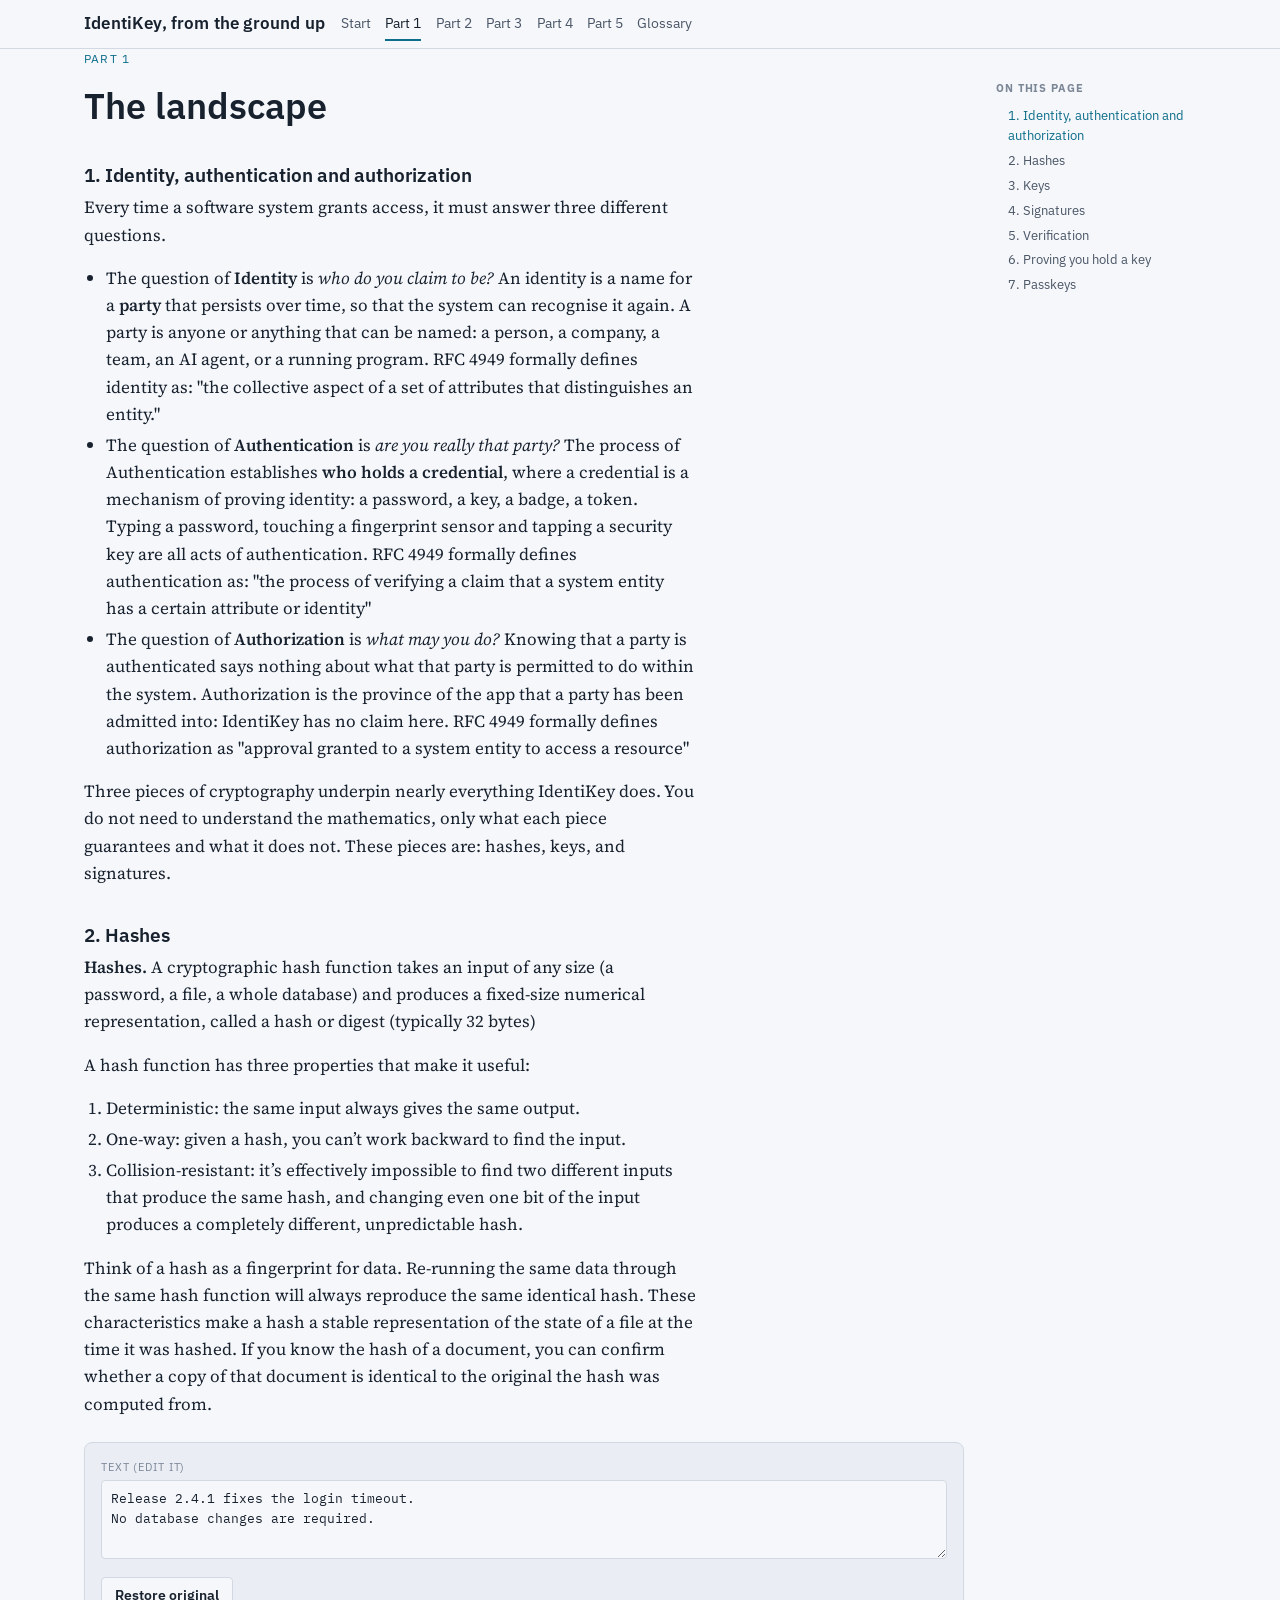
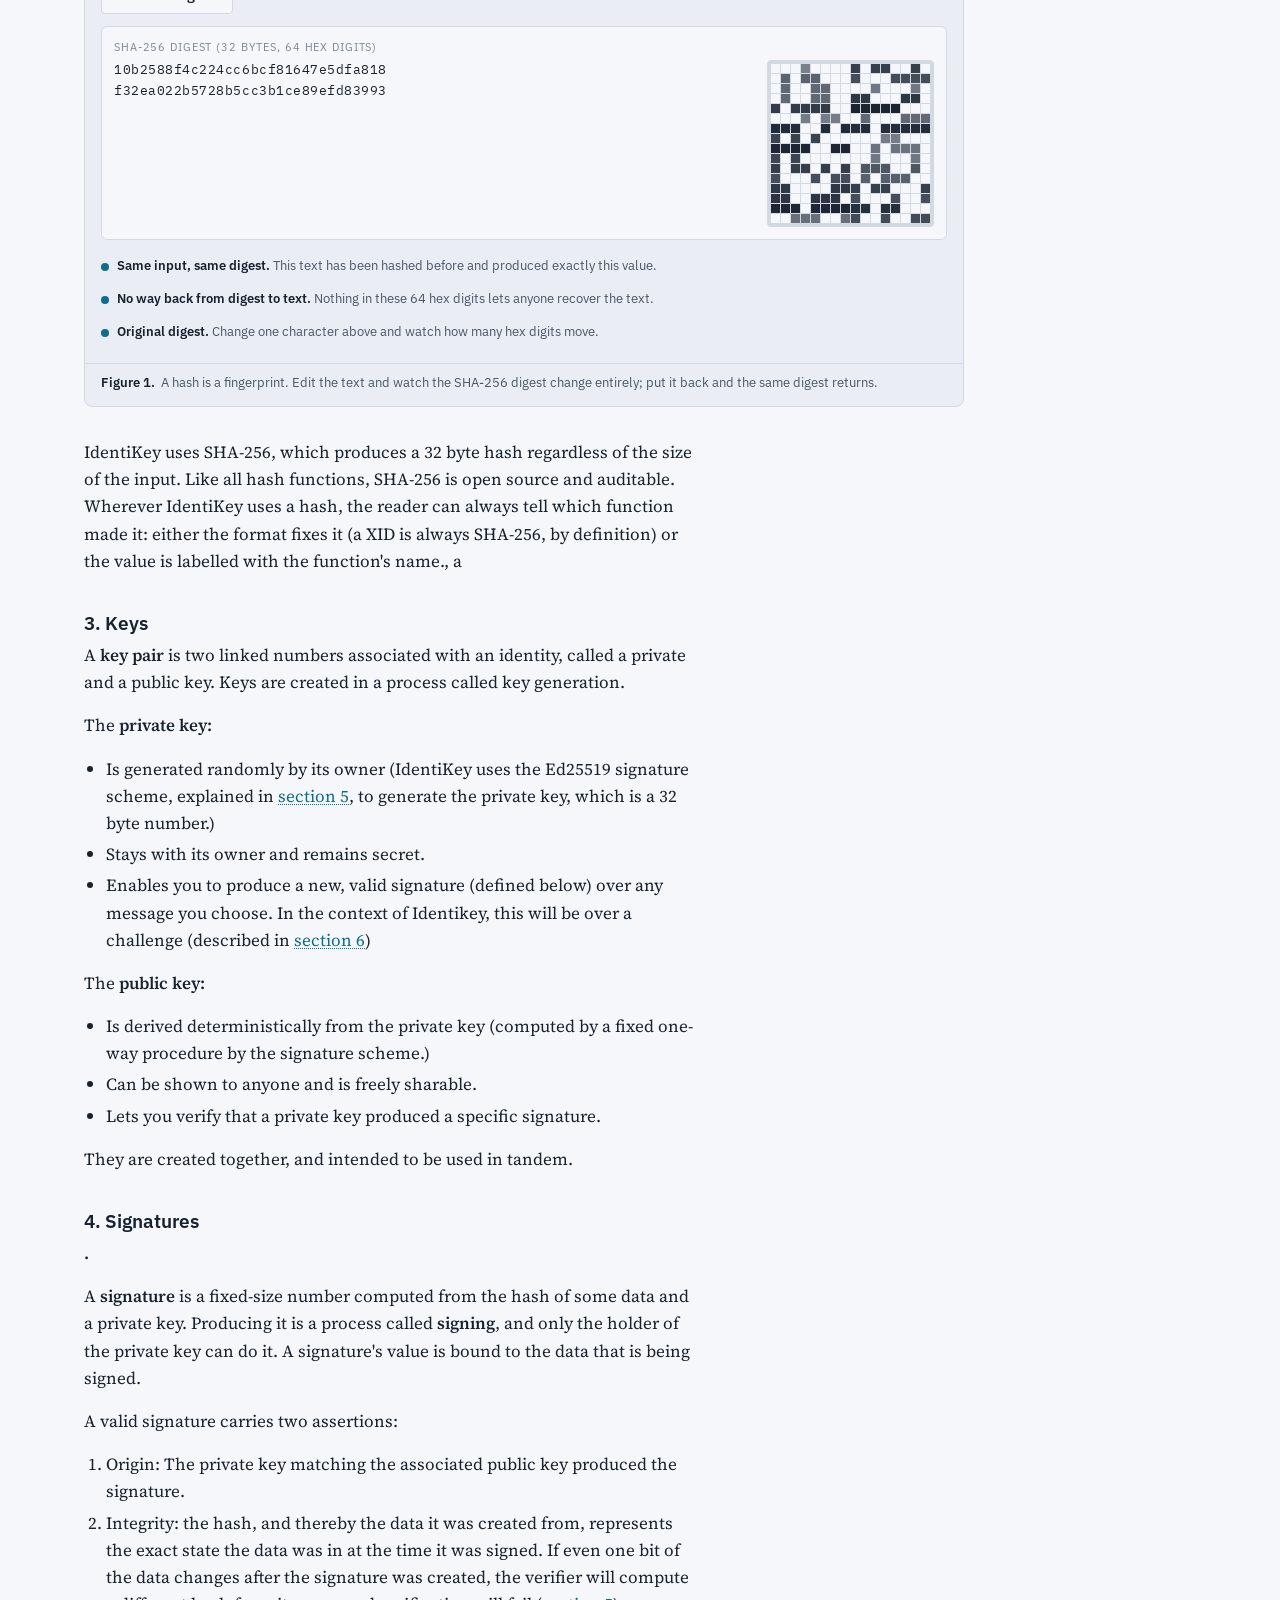
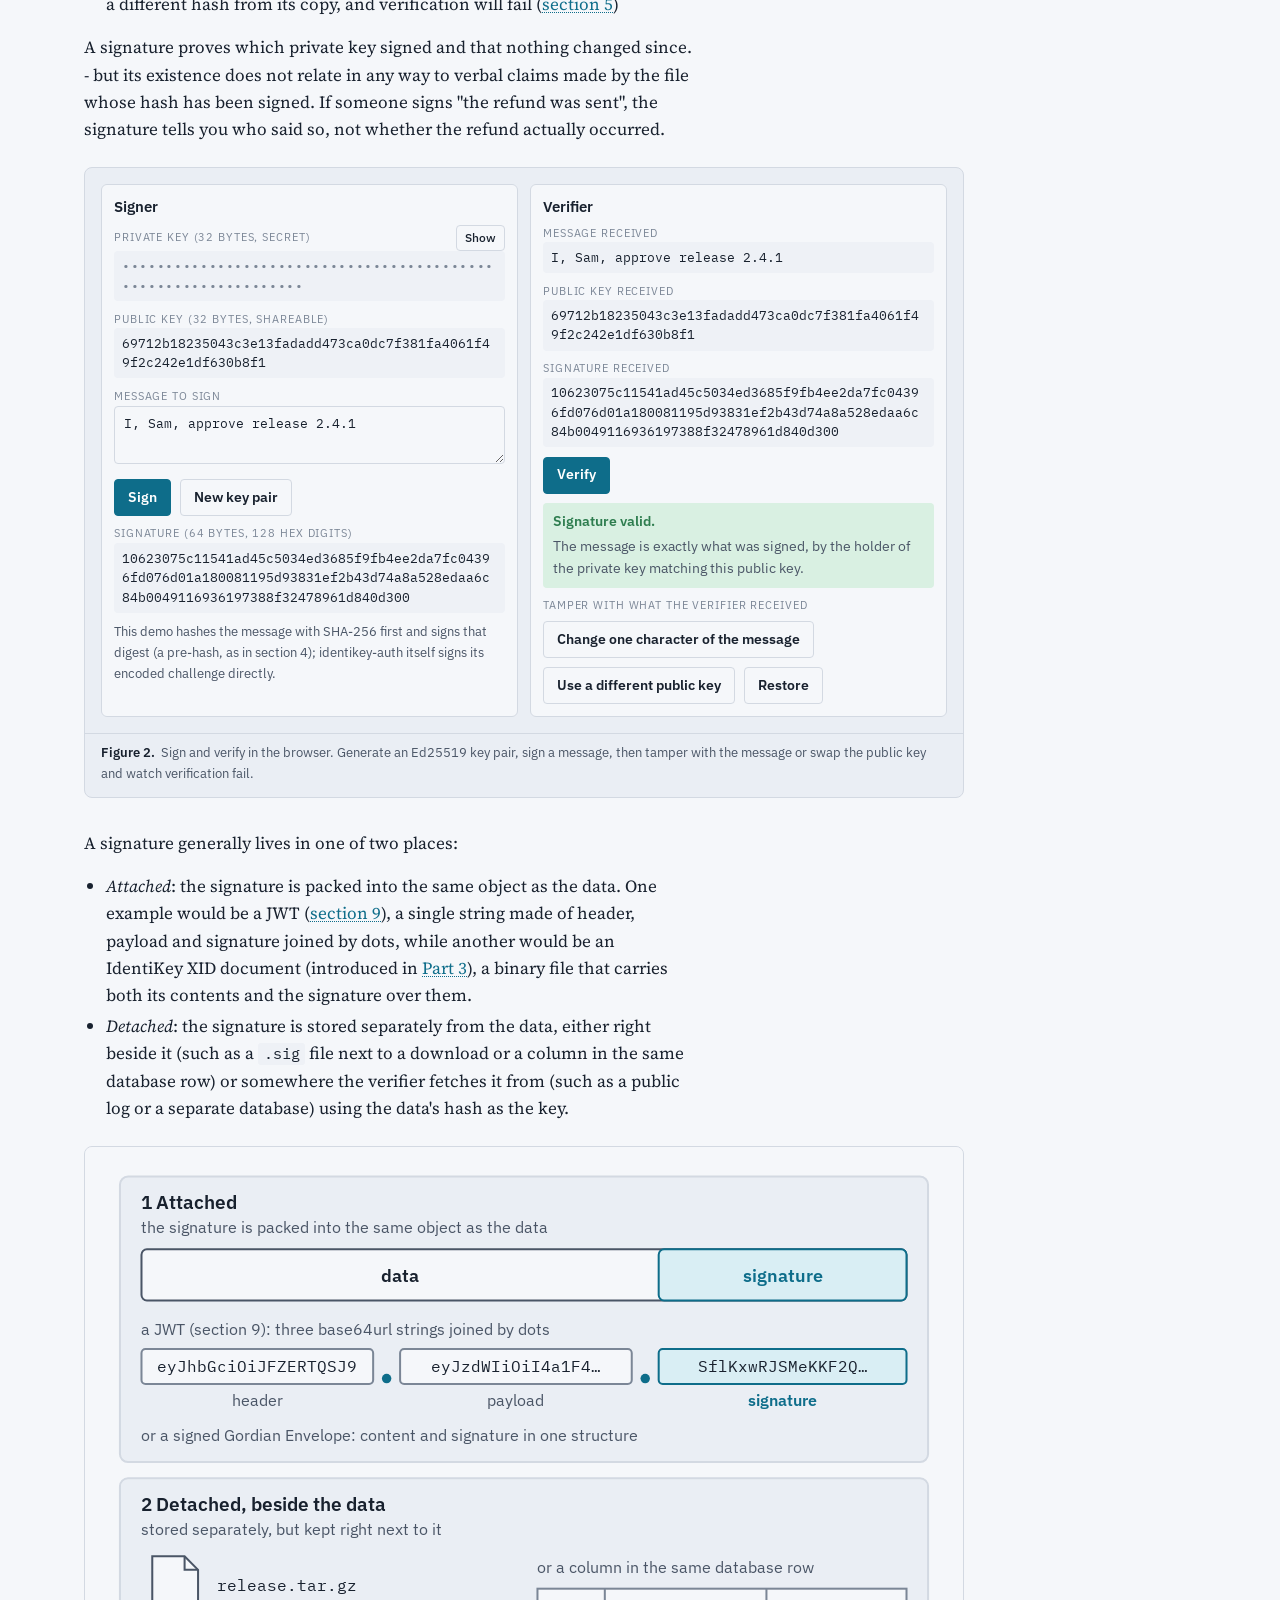
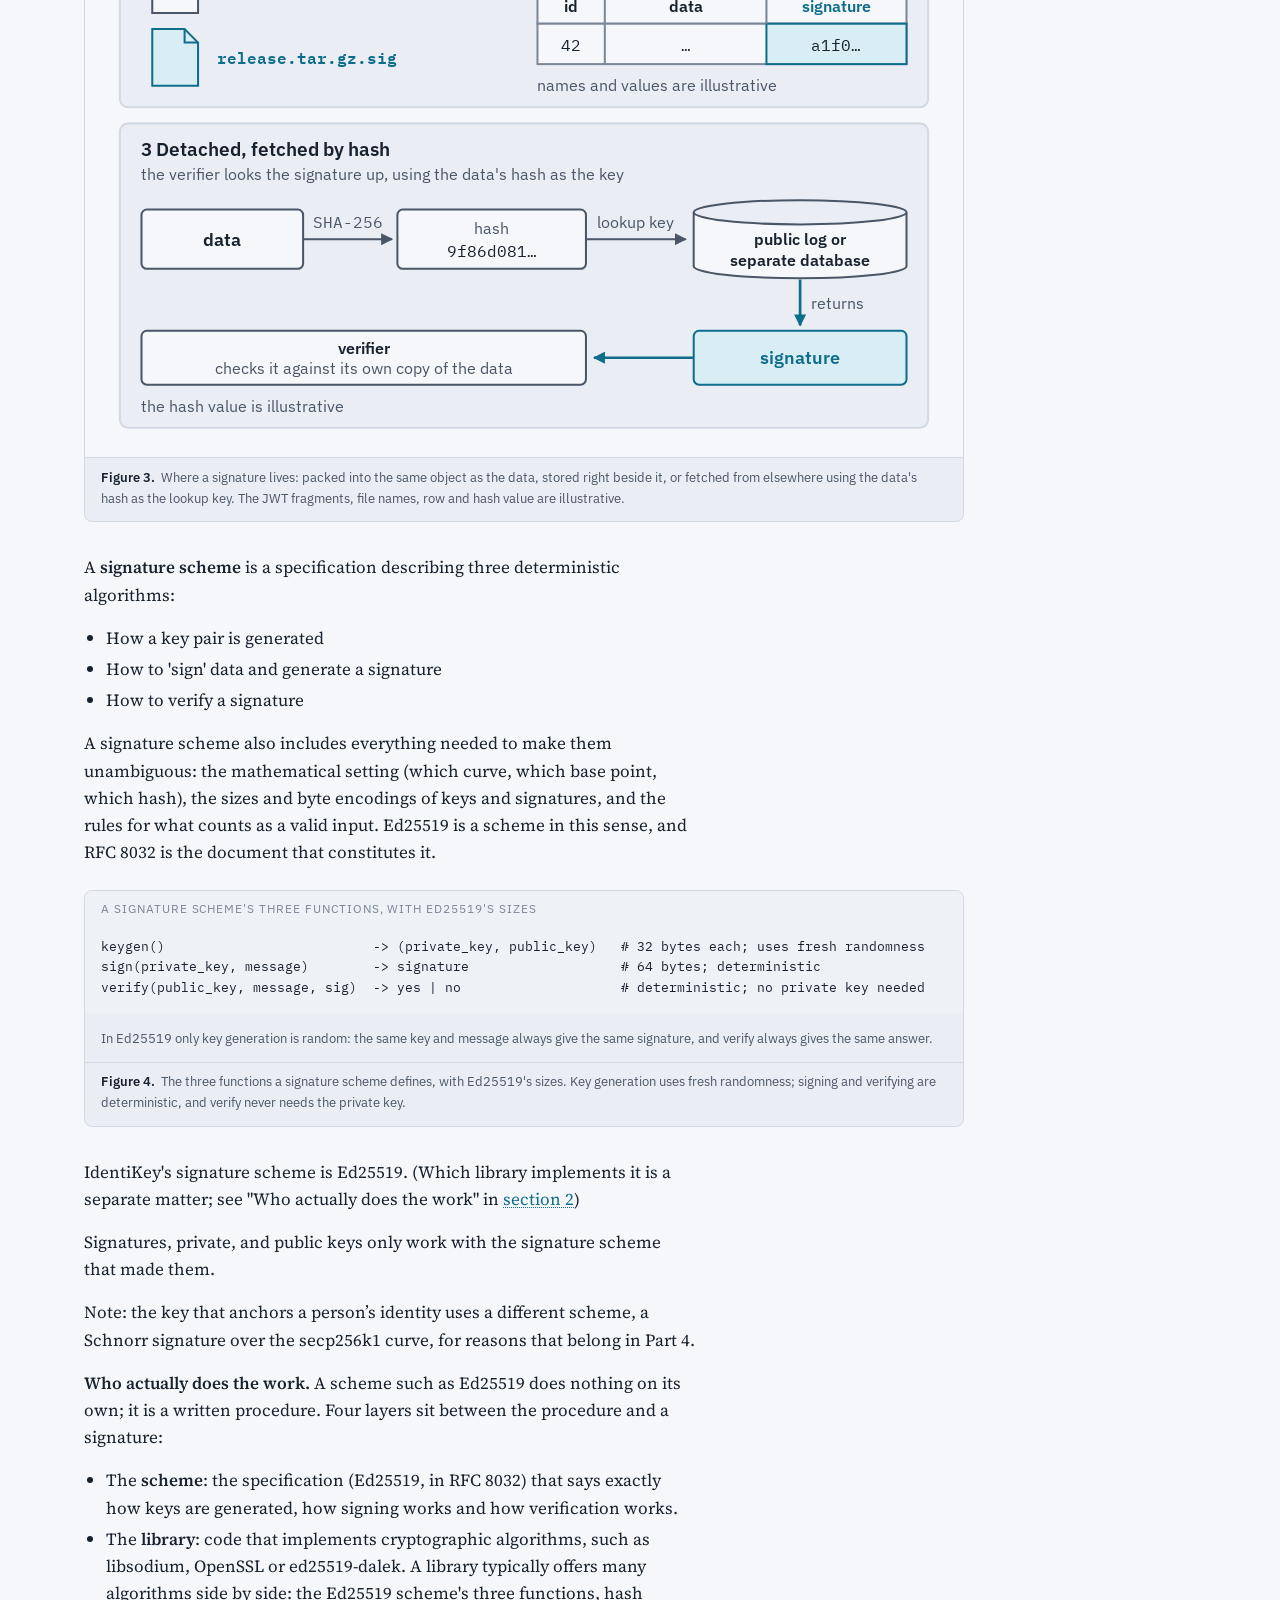
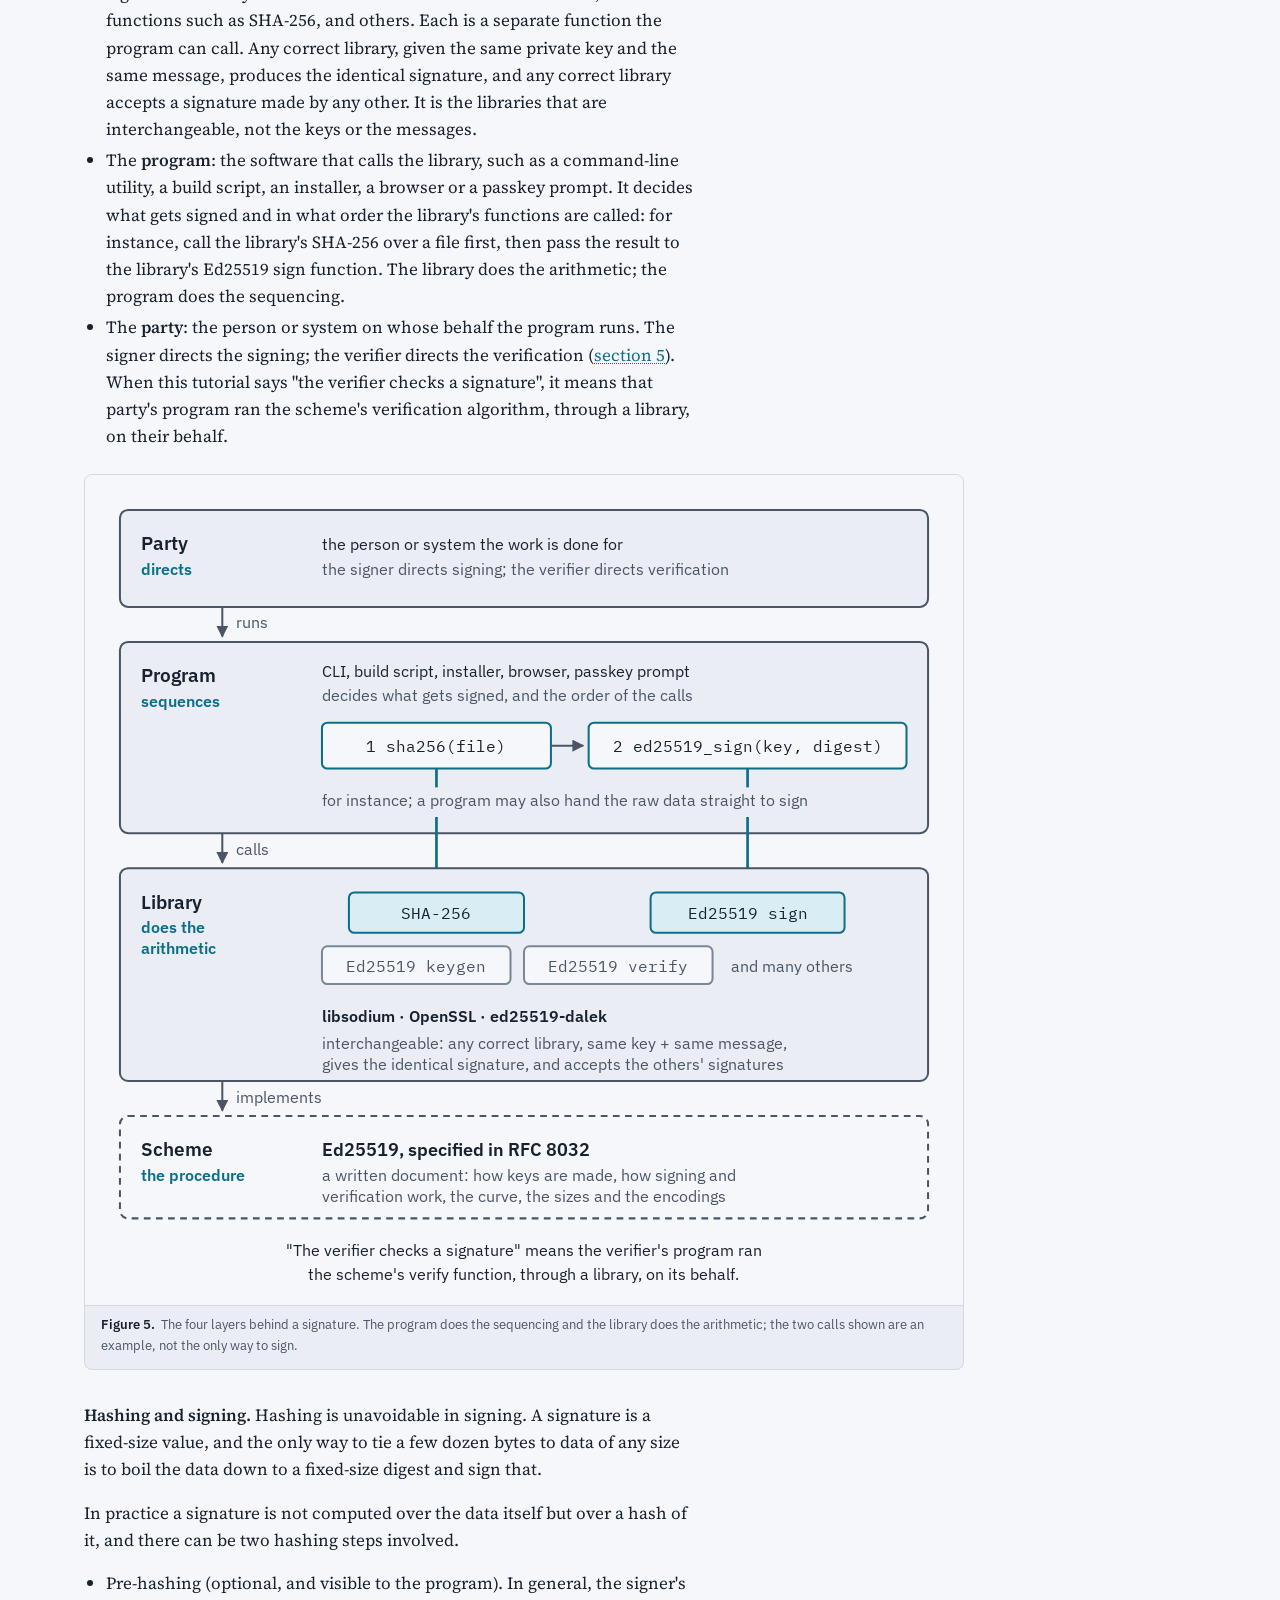
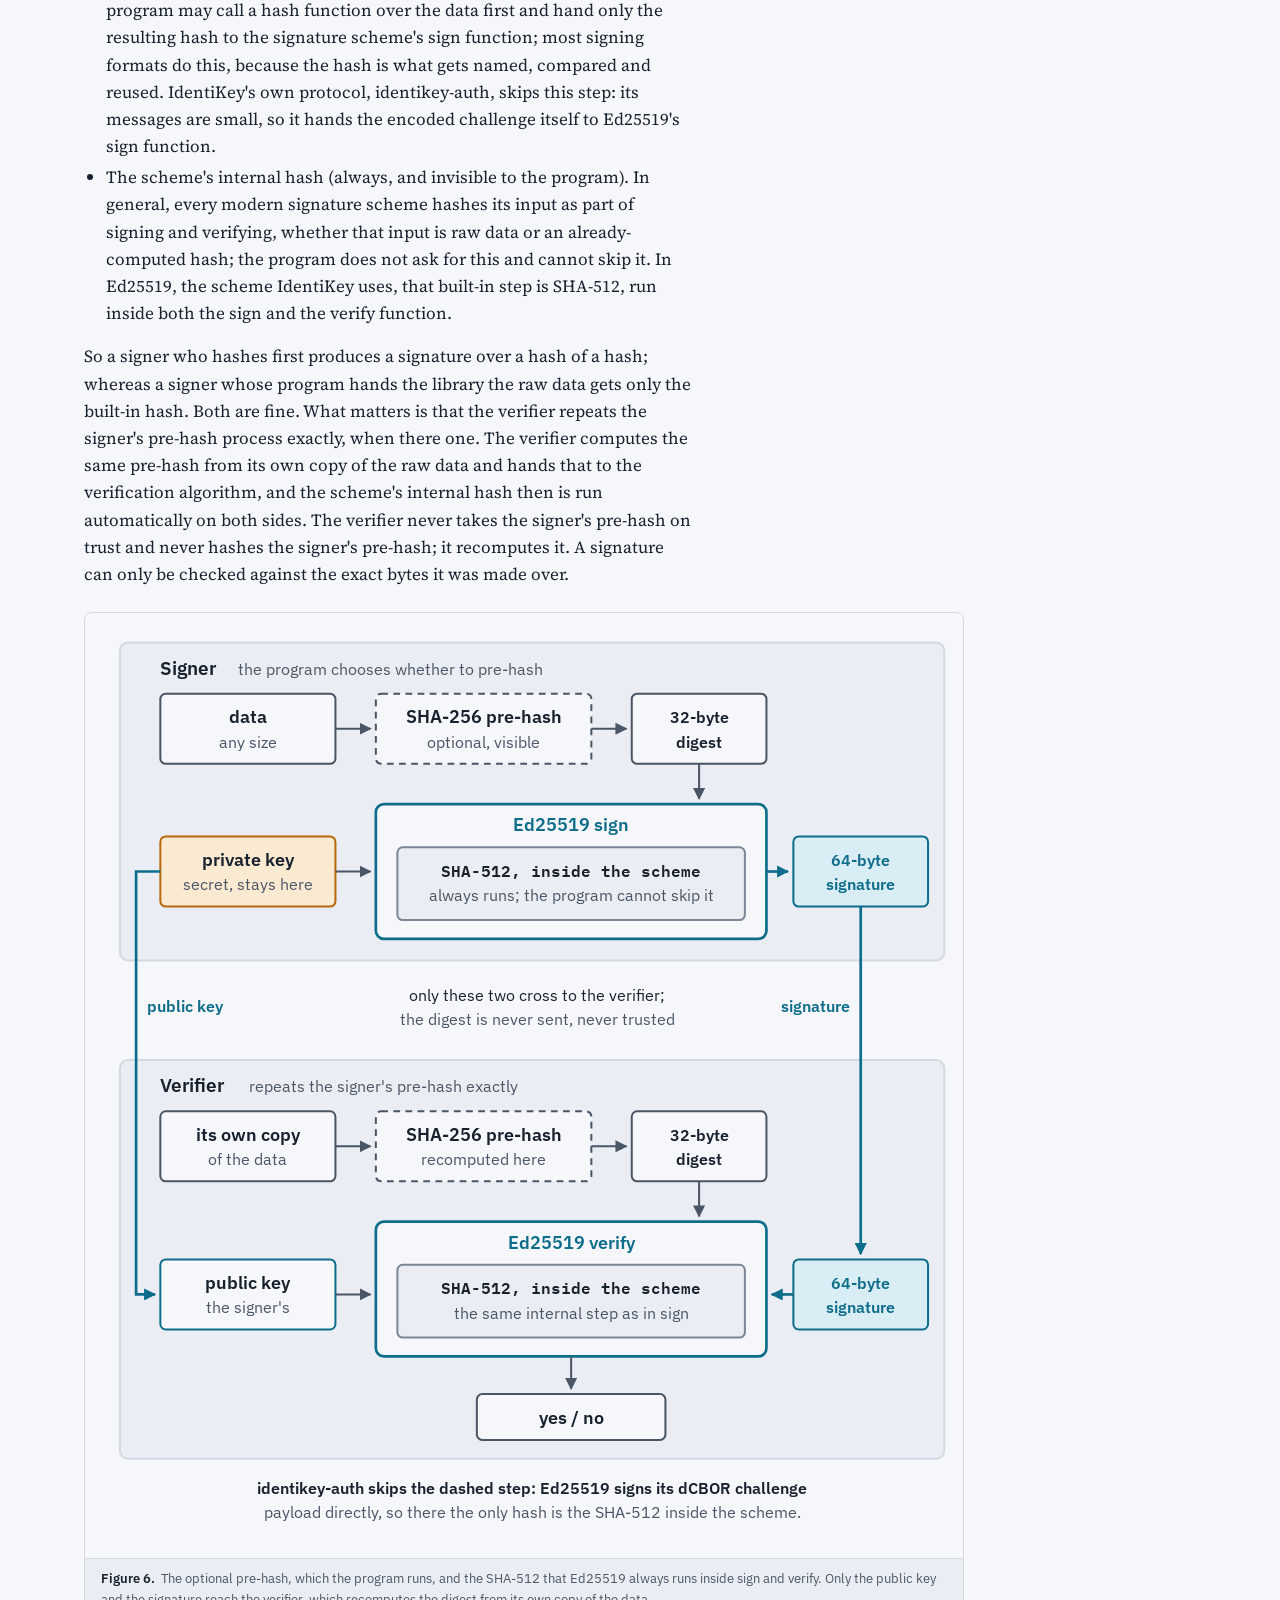
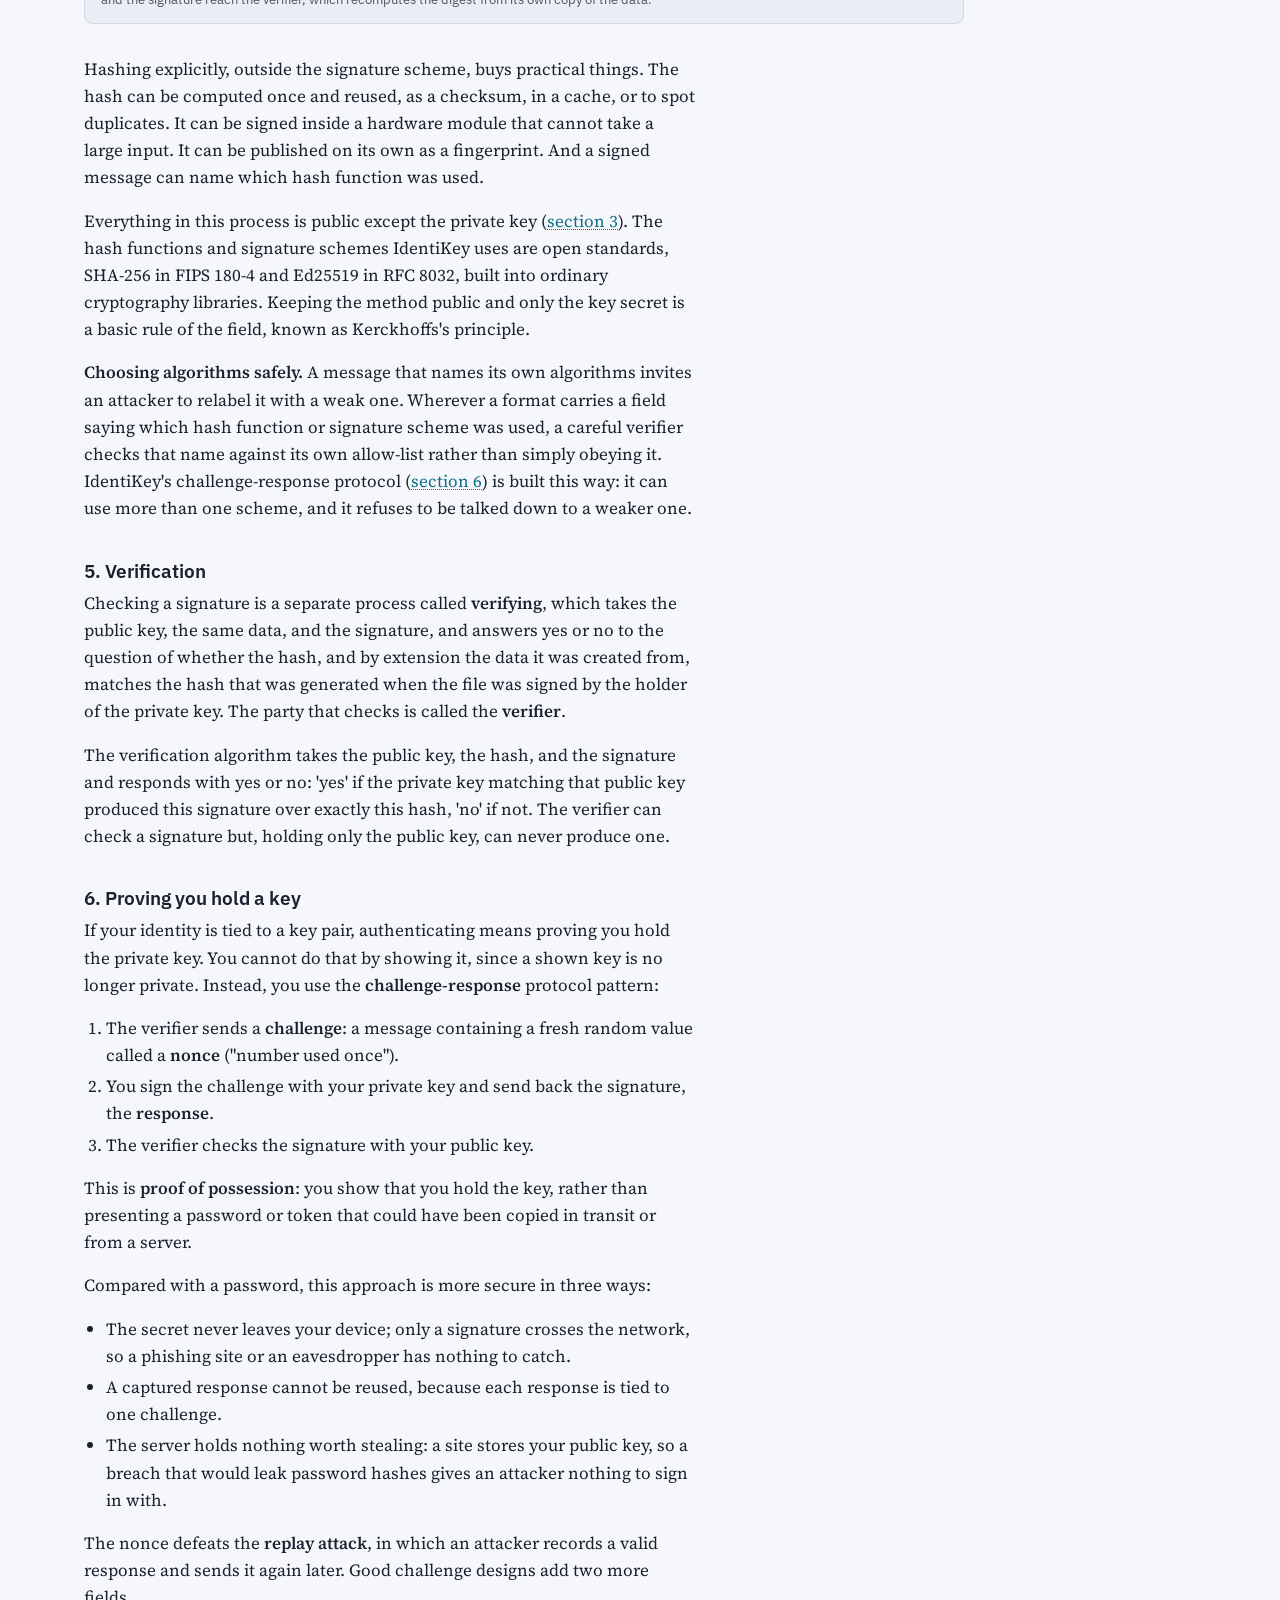
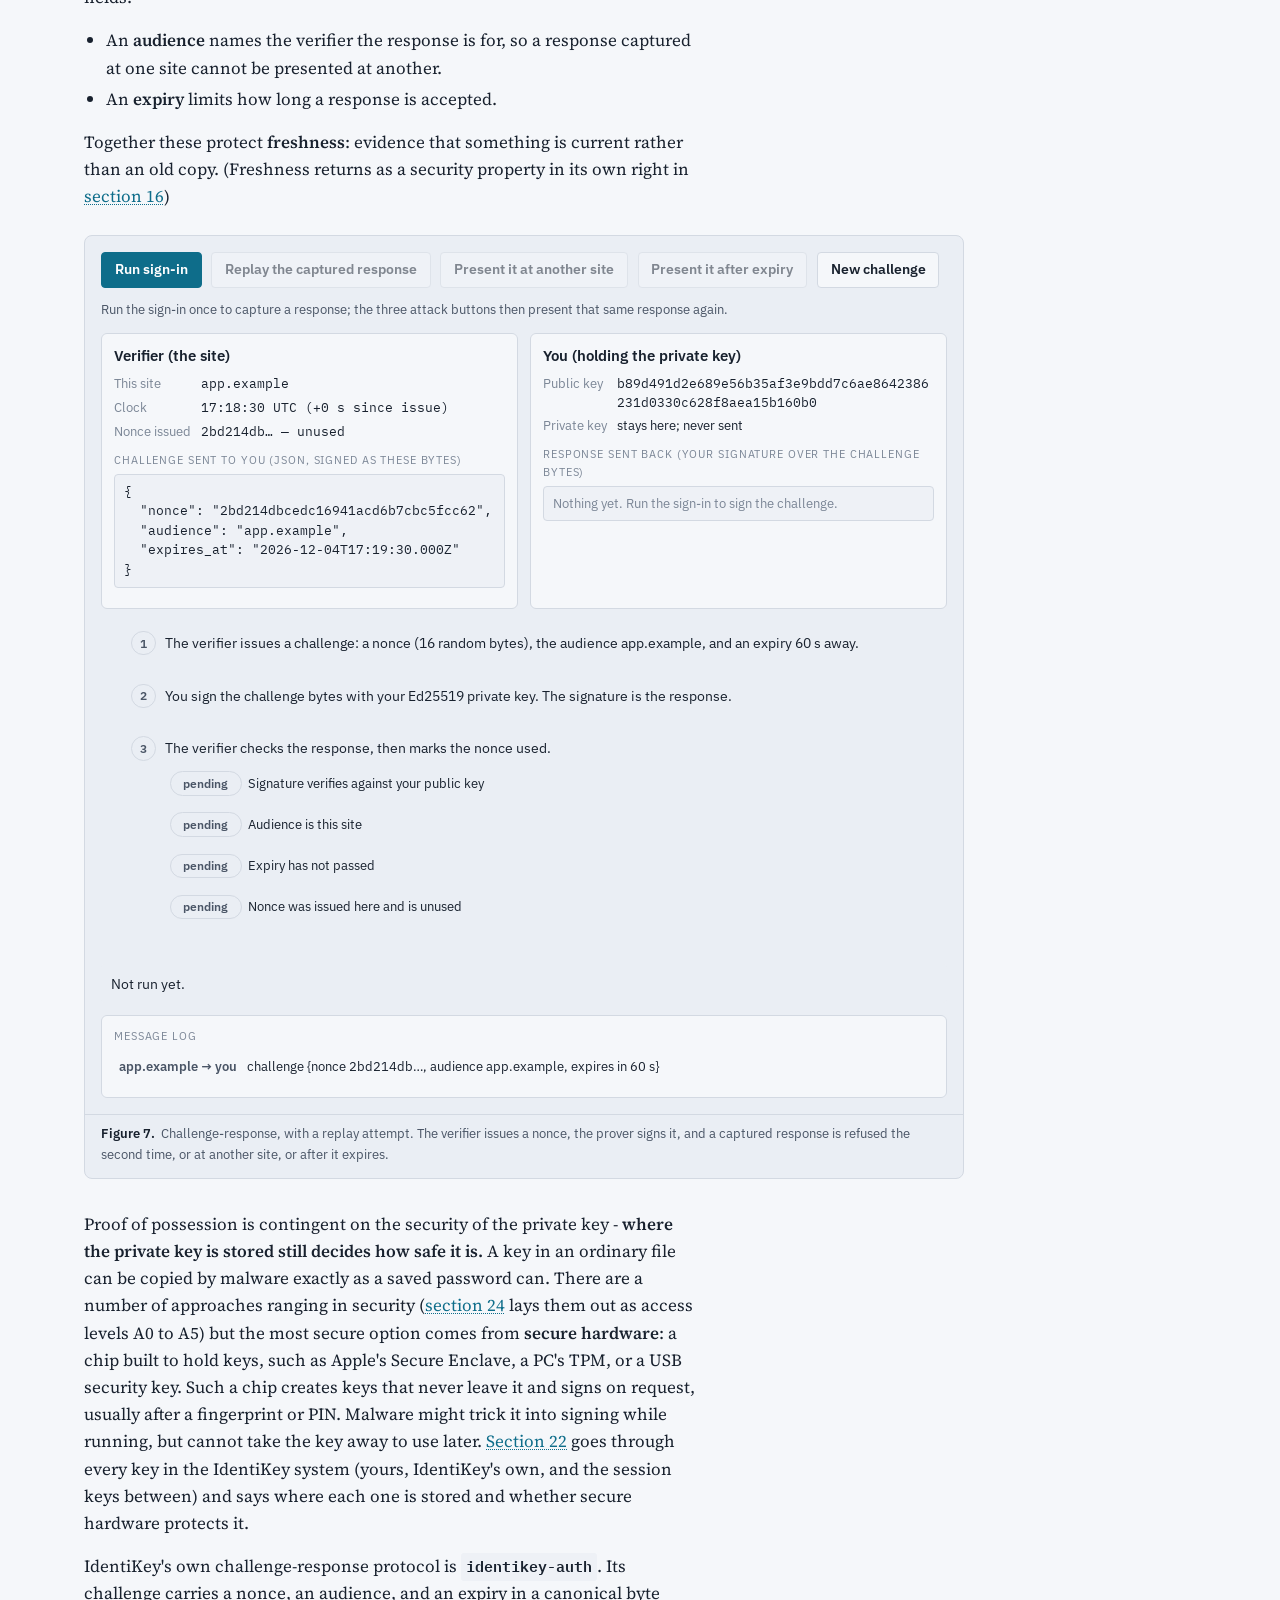
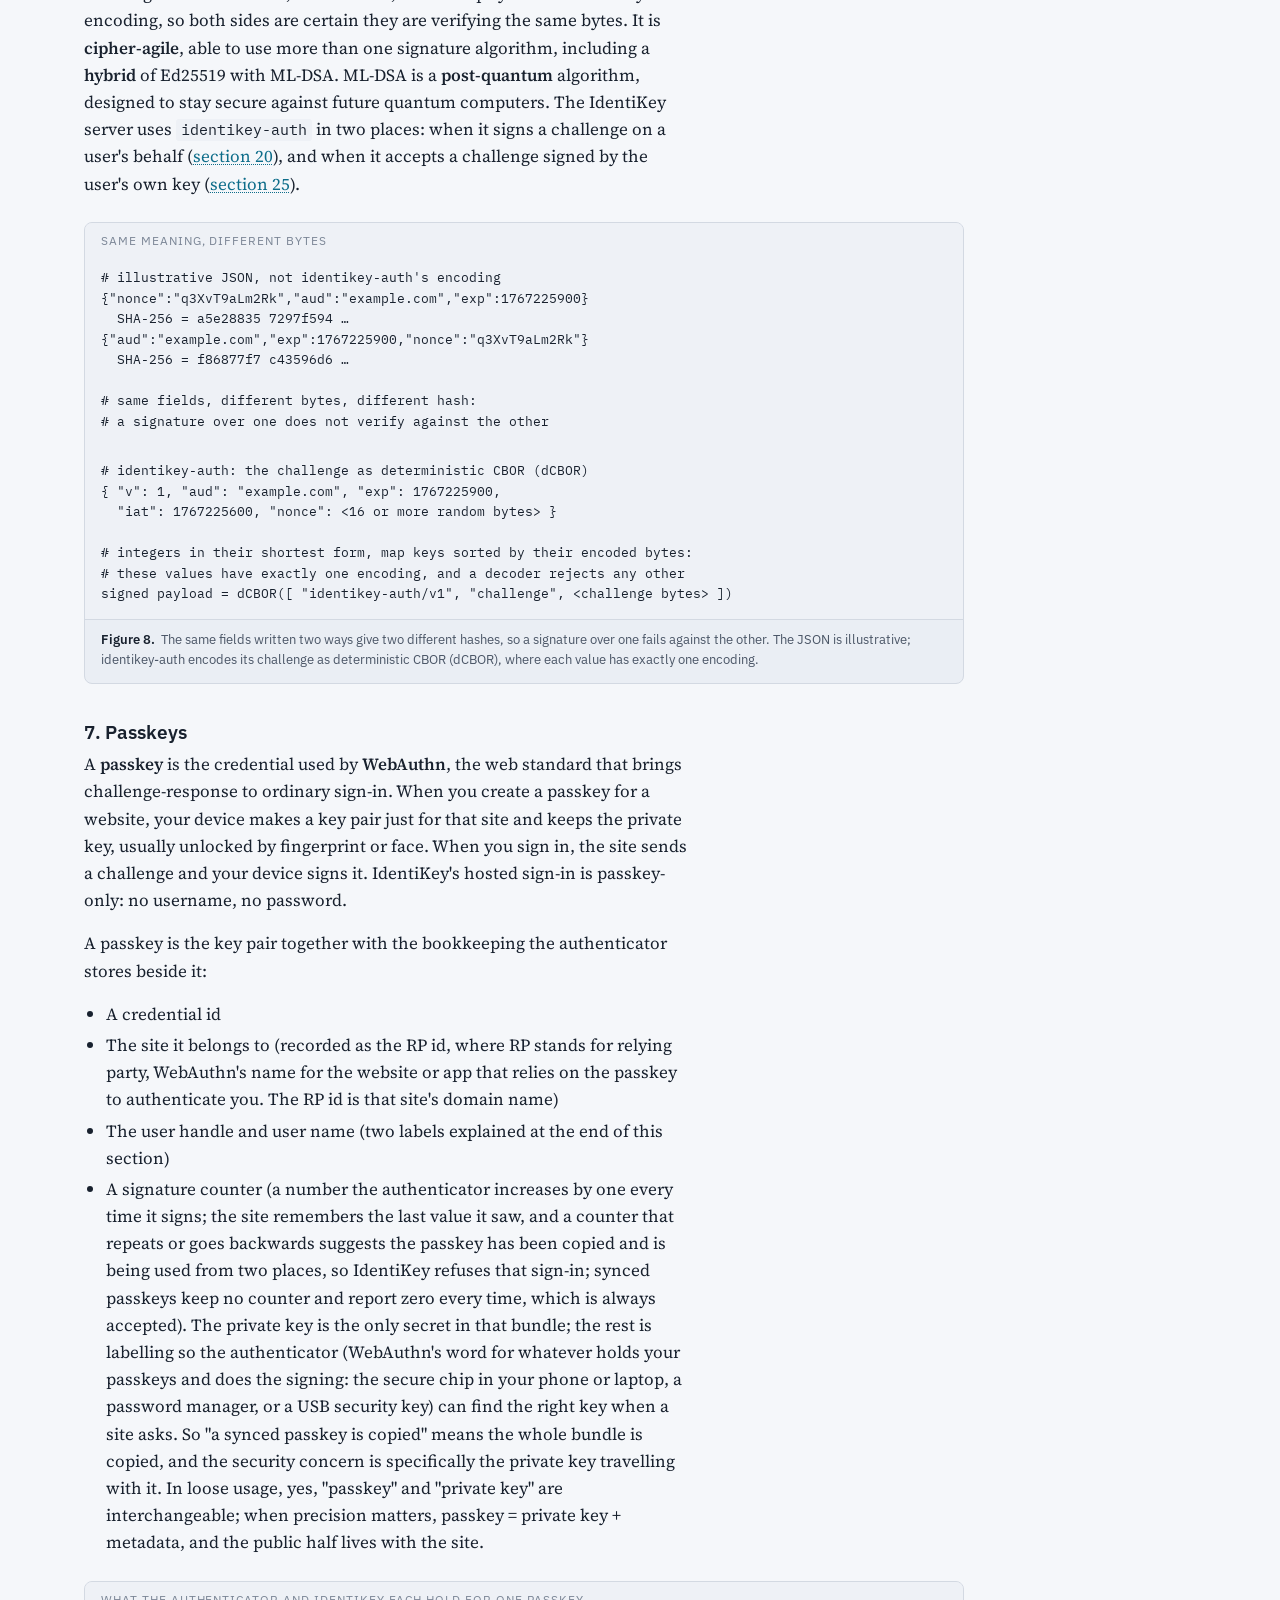
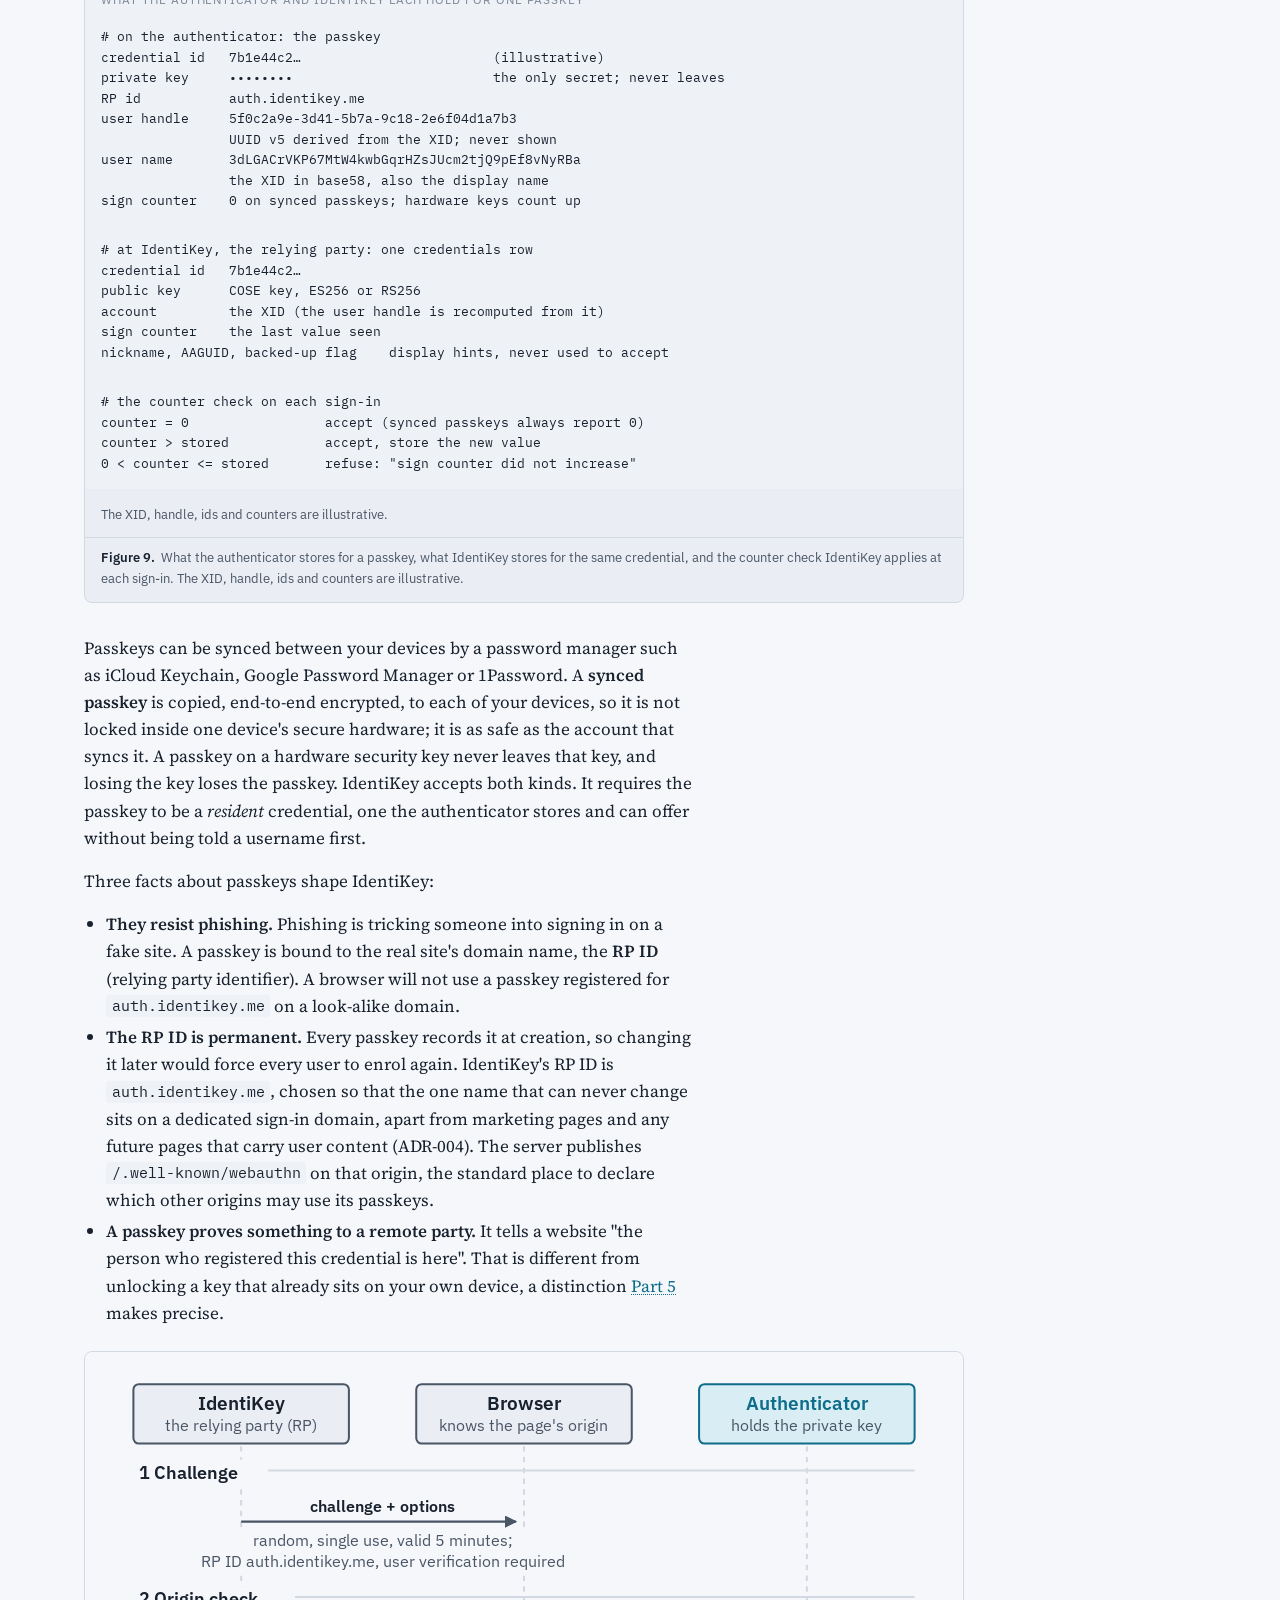
<file: part1.html>
<!doctype html>
<html lang="en">
<head>
<meta charset="utf-8">
<meta name="viewport" content="width=device-width, initial-scale=1, viewport-fit=cover">
<title>Part 1. The landscape · IdentiKey tutorial</title>
<link rel="preconnect" href="https://fonts.googleapis.com">
<link rel="stylesheet" href="https://fonts.googleapis.com/css2?family=IBM+Plex+Sans:wght@400;600&family=IBM+Plex+Mono:wght@400;600&family=Source+Serif+4:ital,opsz,wght@0,8..60,400;0,8..60,600;1,8..60,400&display=swap">
<link rel="stylesheet" href="assets/style.css">
</head>
<body>
<header class="topbar"><div class="topbar-inner"><a class="brand" href="index.html"><span class="brand-long">IdentiKey, from the ground up</span><span class="brand-short">IdentiKey</span></a><nav aria-label="Parts"><a href="index.html">Start</a><a href="part1.html" aria-current="page">Part 1</a><a href="part2.html">Part 2</a><a href="part3.html">Part 3</a><a href="part4.html">Part 4</a><a href="part5.html">Part 5</a><a href="glossary.html">Glossary</a></nav></div></header>
<div class="page">
<main class="prose">
<p class="kicker">Part 1</p><h1 id="part-1-the-landscape">The landscape</h1>
<h3 id="s1">1. Identity, authentication and authorization</h3>
<p>Every time a software system grants access, it must answer three different questions.</p>
<ul>
<li>The question of <strong>Identity</strong> is <em>who do you claim to be?</em> An identity is a name for a <strong>party</strong> that persists over time, so that the system can recognise it again. A party is anyone or anything that can be named: a person, a company, a team, an AI agent, or a running program. RFC 4949 formally defines identity as: "the collective aspect of a set of attributes that distinguishes an entity."</li>
<li>The question of <strong>Authentication</strong> is <em>are you really that party?</em> The process of Authentication establishes <strong>who holds a credential</strong>, where a credential is a mechanism of proving identity: a password, a key, a badge, a token. Typing a password, touching a fingerprint sensor and tapping a security key are all acts of authentication. RFC 4949 formally defines authentication as: "the process of verifying a claim that a system entity has a certain attribute or identity"</li>
<li>The question of <strong>Authorization</strong> is <em>what may you do?</em> Knowing that a party is authenticated says nothing about what that party is permitted to do within the system. Authorization is the province of the app that a party has been admitted into: IdentiKey has no claim here. RFC 4949 formally defines authorization as "approval granted to a system entity to access a resource"</li>
</ul>
<p>Three pieces of cryptography underpin nearly everything IdentiKey does. You do not need to understand the mathematics, only what each piece guarantees and what it does not. These pieces are: hashes, keys, and signatures.</p>
<h3 id="s2">2. Hashes</h3>
<p><strong>Hashes.</strong> A cryptographic hash function takes an input of any size (a password, a file, a whole database) and produces a fixed-size numerical representation, called a hash or digest (typically 32 bytes)</p>
<p>A hash function has three properties that make it useful:</p>
<ol>
<li>Deterministic: the same input always gives the same output.</li>
<li>One-way: given a hash, you can’t work backward to find the input.</li>
<li>Collision-resistant: it’s effectively impossible to find two different inputs that produce the same hash, and changing even one bit of the input produces a completely different, unpredictable hash.</li>
</ol>
<p>Think of a hash as a fingerprint for data. Re-running the same data through the same hash function will always reproduce the same identical hash. These characteristics make a hash a stable representation of the state of a file at the time it was hashed. If you know the hash of a document, you can confirm whether a copy of that document is identical to the original the hash was computed from.</p>
<figure class="ik-figure is-widget" id="fig-hash" data-widget="hash" data-opts="{}"><div class="ik-body"></div><figcaption>A hash is a fingerprint. Edit the text and watch the SHA-256 digest change entirely; put it back and the same digest returns.</figcaption></figure>

<p>IdentiKey uses SHA-256, which produces a 32 byte hash regardless of the size of the input. Like all hash functions, SHA-256 is open source and auditable. Wherever IdentiKey uses a hash, the reader can always tell which function made it: either the format fixes it (a XID is always SHA-256, by definition) or the value is labelled with the function's name., a</p>
<h3 id="s3">3. Keys</h3>
<p>A <strong>key pair</strong> is two linked numbers associated with an identity, called a private and a public key. Keys are created in a process called key generation.</p>
<p>The <strong>private key:</strong></p>
<ul>
<li>Is generated randomly by its owner (IdentiKey uses the Ed25519 signature scheme, explained in <a class="xref" href="part1.html#s5">section 5</a>, to generate the private key, which is a 32 byte number.)</li>
<li>Stays with its owner and remains secret.</li>
<li>Enables you to produce a new, valid signature (defined below) over any message you choose. In the context of Identikey, this will be over a challenge (described in <a class="xref" href="part1.html#s6">section 6</a>)</li>
</ul>
<p>The <strong>public key:</strong></p>
<ul>
<li>Is derived deterministically from the private key (computed by a fixed one-way procedure by the signature scheme.)</li>
<li>Can be shown to anyone and is freely sharable.</li>
<li>Lets you verify that a private key produced a specific signature.</li>
</ul>
<p>They are created together, and intended to be used in tandem.</p>
<h3 id="s4">4. Signatures</h3>
<p><strong>.</strong></p>
<p>A <strong>signature</strong> is a fixed-size number computed from the hash of some data and a private key. Producing it is a process called <strong>signing</strong>, and only the holder of the private key can do it. A signature's value is bound to the data that is being signed.</p>
<p>A valid signature carries two assertions:</p>
<ol>
<li>Origin: The private key matching the associated public key produced the signature.</li>
<li>Integrity: the hash, and thereby the data it was created from, represents the exact state the data was in at the time it was signed. If even one bit of the data changes after the signature was created, the verifier will compute a different hash from its copy, and verification will fail (<a class="xref" href="part1.html#s5">section 5</a>)</li>
</ol>
<p>A signature proves which private key signed and that nothing changed since. - but its existence does not relate in any way to verbal claims made by the file whose hash has been signed. If someone signs "the refund was sent", the signature tells you who said so, not whether the refund actually occurred.</p>
<figure class="ik-figure is-widget" id="fig-signverify" data-widget="signverify" data-opts="{}"><div class="ik-body"></div><figcaption>Sign and verify in the browser. Generate an Ed25519 key pair, sign a message, then tamper with the message or swap the public key and watch verification fail.</figcaption></figure>

<p>A signature generally lives in one of two places:</p>
<ul>
<li><em>Attached</em>: the signature is packed into the same object as the data. One example would be a JWT (<a class="xref" href="part2.html#s9">section 9</a>), a single string made of header, payload and signature joined by dots, while another would be an IdentiKey XID document (introduced in <a class="xref" href="part3.html">Part 3</a>), a binary file that carries both its contents and the signature over them.</li>
<li><em>Detached</em>: the signature is stored separately from the data, either right beside it (such as a <code>.sig</code> file next to a download or a column in the same database row) or somewhere the verifier fetches it from (such as a public log or a separate database) using the data's hash as the key.</li>
</ul>
<figure class="ik-figure is-diagram" id="fig-sig-placement"><div class="ik-body"><div class="diagram-scroll"><svg xmlns="http://www.w3.org/2000/svg" viewBox="0 0 640 664" role="img" aria-labelledby="sp-title">
  <title id="sp-title">Where a signature lives, in three panels. Attached: the data and the signature in one object, as in a JWT, three base64url strings joined by dots, or a signed Gordian Envelope. Detached and beside the data: a .sig file next to a download, or a signature column in the same database row. Detached and fetched: the verifier hashes the data with SHA-256 and uses the hash as the key to look the signature up in a public log or a separate database.</title>
  <defs>
    <marker id="sp-arrow-ink" viewBox="0 0 10 10" refX="9" refY="5" markerWidth="9" markerHeight="9" markerUnits="userSpaceOnUse" orient="auto-start-reverse">
      <path d="M0 0 L10 5 L0 10 z" fill="var(--ink-2)"/>
    </marker>
    <marker id="sp-arrow-accent" viewBox="0 0 10 10" refX="9" refY="5" markerWidth="9" markerHeight="9" markerUnits="userSpaceOnUse" orient="auto-start-reverse">
      <path d="M0 0 L10 5 L0 10 z" fill="var(--accent)"/>
    </marker>
  </defs>

  <!-- 1. Attached -->
  <rect x="20" y="16" width="600" height="212" rx="6" fill="var(--paper-2)" stroke="var(--rule)" stroke-width="1.5"/>
  <text x="36" y="40" font-family="var(--font-display)" font-size="14" font-weight="600" fill="var(--ink)">1  Attached</text>
  <text x="36" y="58" font-family="var(--font-display)" font-size="12" fill="var(--ink-2)">the signature is packed into the same object as the data</text>

  <rect x="36" y="70" width="568" height="38" rx="4" fill="var(--paper)" stroke="var(--ink-2)" stroke-width="1.5"/>
  <rect x="420" y="70" width="184" height="38" rx="4" fill="var(--accent-soft)" stroke="var(--accent)" stroke-width="1.5"/>
  <text x="228" y="94" font-family="var(--font-display)" font-size="13" font-weight="600" fill="var(--ink)" text-anchor="middle">data</text>
  <text x="512" y="94" font-family="var(--font-display)" font-size="13" font-weight="600" fill="var(--accent)" text-anchor="middle">signature</text>

  <text x="36" y="134" font-family="var(--font-display)" font-size="12" fill="var(--ink-2)">a JWT (section 9): three base64url strings joined by dots</text>
  <rect x="36" y="144" width="172" height="26" rx="3" fill="var(--paper)" stroke="var(--ink-3)" stroke-width="1.5"/>
  <text x="122" y="161" font-family="var(--font-mono)" font-size="12" fill="var(--ink)" text-anchor="middle">eyJhbGciOiJFZERTQSJ9</text>
  <circle cx="218" cy="166" r="3.5" fill="var(--accent)" stroke="none"/>
  <rect x="228" y="144" width="172" height="26" rx="3" fill="var(--paper)" stroke="var(--ink-3)" stroke-width="1.5"/>
  <text x="314" y="161" font-family="var(--font-mono)" font-size="12" fill="var(--ink)" text-anchor="middle">eyJzdWIiOiI4a1F4…</text>
  <circle cx="410" cy="166" r="3.5" fill="var(--accent)" stroke="none"/>
  <rect x="420" y="144" width="184" height="26" rx="3" fill="var(--accent-soft)" stroke="var(--accent)" stroke-width="1.5"/>
  <text x="512" y="161" font-family="var(--font-mono)" font-size="12" fill="var(--ink)" text-anchor="middle">SflKxwRJSMeKKF2Q…</text>
  <text x="122" y="186" font-family="var(--font-display)" font-size="12" fill="var(--ink-2)" text-anchor="middle">header</text>
  <text x="314" y="186" font-family="var(--font-display)" font-size="12" fill="var(--ink-2)" text-anchor="middle">payload</text>
  <text x="512" y="186" font-family="var(--font-display)" font-size="12" font-weight="600" fill="var(--accent)" text-anchor="middle">signature</text>

  <text x="36" y="212" font-family="var(--font-display)" font-size="12" fill="var(--ink-2)">or a signed Gordian Envelope: content and signature in one structure</text>

  <!-- 2. Detached, beside the data -->
  <rect x="20" y="240" width="600" height="170" rx="6" fill="var(--paper-2)" stroke="var(--rule)" stroke-width="1.5"/>
  <text x="36" y="264" font-family="var(--font-display)" font-size="14" font-weight="600" fill="var(--ink)">2  Detached, beside the data</text>
  <text x="36" y="282" font-family="var(--font-display)" font-size="12" fill="var(--ink-2)">stored separately, but kept right next to it</text>

  <path d="M44 298 H68 L78 308 V340 H44 Z" fill="var(--paper)" stroke="var(--ink-2)" stroke-width="1.5"/>
  <path d="M68 298 V308 H78" fill="none" stroke="var(--ink-2)" stroke-width="1.5"/>
  <text x="92" y="324" font-family="var(--font-mono)" font-size="12" fill="var(--ink)">release.tar.gz</text>
  <path d="M44 352 H68 L78 362 V394 H44 Z" fill="var(--accent-soft)" stroke="var(--accent)" stroke-width="1.5"/>
  <path d="M68 352 V362 H78" fill="none" stroke="var(--accent)" stroke-width="1.5"/>
  <text x="92" y="378" font-family="var(--font-mono)" font-size="12" font-weight="600" fill="var(--accent)">release.tar.gz.sig</text>

  <text x="330" y="310" font-family="var(--font-display)" font-size="12" fill="var(--ink-2)">or a column in the same database row</text>
  <rect x="330" y="322" width="274" height="26" fill="var(--paper)" stroke="var(--ink-3)" stroke-width="1.5"/>
  <rect x="330" y="348" width="274" height="30" fill="var(--paper)" stroke="var(--ink-3)" stroke-width="1.5"/>
  <rect x="500" y="348" width="104" height="30" fill="var(--accent-soft)" stroke="var(--accent)" stroke-width="1.5"/>
  <line x1="380" y1="322" x2="380" y2="378" stroke="var(--ink-3)" stroke-width="1.5"/>
  <line x1="500" y1="322" x2="500" y2="348" stroke="var(--ink-3)" stroke-width="1.5"/>
  <text x="355" y="339" font-family="var(--font-display)" font-size="12" font-weight="600" fill="var(--ink)" text-anchor="middle">id</text>
  <text x="440" y="339" font-family="var(--font-display)" font-size="12" font-weight="600" fill="var(--ink)" text-anchor="middle">data</text>
  <text x="552" y="339" font-family="var(--font-display)" font-size="12" font-weight="600" fill="var(--accent)" text-anchor="middle">signature</text>
  <text x="355" y="368" font-family="var(--font-mono)" font-size="12" fill="var(--ink)" text-anchor="middle">42</text>
  <text x="440" y="368" font-family="var(--font-mono)" font-size="12" fill="var(--ink)" text-anchor="middle">…</text>
  <text x="552" y="368" font-family="var(--font-mono)" font-size="12" fill="var(--ink)" text-anchor="middle">a1f0…</text>
  <text x="330" y="398" font-family="var(--font-display)" font-size="12" fill="var(--ink-2)">names and values are illustrative</text>

  <!-- 3. Detached, fetched by hash -->
  <rect x="20" y="422" width="600" height="226" rx="6" fill="var(--paper-2)" stroke="var(--rule)" stroke-width="1.5"/>
  <text x="36" y="446" font-family="var(--font-display)" font-size="14" font-weight="600" fill="var(--ink)">3  Detached, fetched by hash</text>
  <text x="36" y="464" font-family="var(--font-display)" font-size="12" fill="var(--ink-2)">the verifier looks the signature up, using the data's hash as the key</text>

  <rect x="36" y="486" width="120" height="44" rx="4" fill="var(--paper)" stroke="var(--ink-2)" stroke-width="1.5"/>
  <text x="96" y="513" font-family="var(--font-display)" font-size="13" font-weight="600" fill="var(--ink)" text-anchor="middle">data</text>

  <line x1="156" y1="508" x2="222" y2="508" stroke="var(--ink-2)" stroke-width="1.5" marker-end="url(#sp-arrow-ink)"/>
  <text x="189" y="500" font-family="var(--font-mono)" font-size="12" fill="var(--ink-2)" text-anchor="middle">SHA-256</text>

  <rect x="226" y="486" width="140" height="44" rx="4" fill="var(--paper)" stroke="var(--ink-2)" stroke-width="1.5"/>
  <text x="296" y="504" font-family="var(--font-display)" font-size="12" fill="var(--ink-2)" text-anchor="middle">hash</text>
  <text x="296" y="521" font-family="var(--font-mono)" font-size="12" fill="var(--ink)" text-anchor="middle">9f86d081…</text>

  <line x1="366" y1="508" x2="440" y2="508" stroke="var(--ink-2)" stroke-width="1.5" marker-end="url(#sp-arrow-ink)"/>
  <text x="403" y="500" font-family="var(--font-display)" font-size="12" fill="var(--ink-2)" text-anchor="middle">lookup key</text>

  <path d="M446 488 V528 A79 9 0 0 0 604 528 V488" fill="var(--paper)" stroke="var(--ink-2)" stroke-width="1.5"/>
  <ellipse cx="525" cy="488" rx="79" ry="9" fill="var(--paper-2)" stroke="var(--ink-2)" stroke-width="1.5"/>
  <text x="525" y="512" font-family="var(--font-display)" font-size="12" font-weight="600" fill="var(--ink)" text-anchor="middle">public log or</text>
  <text x="525" y="528" font-family="var(--font-display)" font-size="12" font-weight="600" fill="var(--ink)" text-anchor="middle">separate database</text>

  <line x1="525" y1="538" x2="525" y2="572" stroke="var(--accent)" stroke-width="2" marker-end="url(#sp-arrow-accent)"/>
  <text x="533" y="560" font-family="var(--font-display)" font-size="12" fill="var(--ink-2)">returns</text>

  <rect x="446" y="576" width="158" height="40" rx="4" fill="var(--accent-soft)" stroke="var(--accent)" stroke-width="1.5"/>
  <text x="525" y="601" font-family="var(--font-display)" font-size="13" font-weight="600" fill="var(--accent)" text-anchor="middle">signature</text>

  <line x1="446" y1="596" x2="372" y2="596" stroke="var(--accent)" stroke-width="2" marker-end="url(#sp-arrow-accent)"/>
  <rect x="36" y="576" width="330" height="40" rx="4" fill="var(--paper)" stroke="var(--ink-2)" stroke-width="1.5"/>
  <text x="201" y="593" font-family="var(--font-display)" font-size="12" font-weight="600" fill="var(--ink)" text-anchor="middle">verifier</text>
  <text x="201" y="608" font-family="var(--font-display)" font-size="12" fill="var(--ink-2)" text-anchor="middle">checks it against its own copy of the data</text>
  <text x="36" y="636" font-family="var(--font-display)" font-size="12" fill="var(--ink-2)">the hash value is illustrative</text>
</svg>
</div></div><figcaption>Where a signature lives: packed into the same object as the data, stored right beside it, or fetched from elsewhere using the data's hash as the lookup key. The JWT fragments, file names, row and hash value are illustrative.</figcaption></figure>

<p>A <strong>signature scheme</strong> is a specification describing three deterministic algorithms:</p>
<ul>
<li>How a key pair is generated</li>
<li>How to 'sign' data and generate a signature</li>
<li>How to verify a signature</li>
</ul>
<p>A signature scheme also includes everything needed to make them unambiguous: the mathematical setting (which curve, which base point, which hash), the sizes and byte encodings of keys and signatures, and the rules for what counts as a valid input. Ed25519 is a scheme in this sense, and RFC 8032 is the document that constitutes it.</p>
<figure class="ik-figure is-example" id="fig-scheme-functions"><div class="ik-body"><div class="ex-title">A signature scheme&#x27;s three functions, with Ed25519&#x27;s sizes</div><pre><code class="language-text">keygen()                          -&gt; (private_key, public_key)   # 32 bytes each; uses fresh randomness
sign(private_key, message)        -&gt; signature                   # 64 bytes; deterministic
verify(public_key, message, sig)  -&gt; yes | no                    # deterministic; no private key needed
</code></pre>
<p class="ik-note" style="padding:0.5rem 1rem 0.75rem">In Ed25519 only key generation is random: the same key and message always give the same signature, and verify always gives the same answer.</p></div><figcaption>The three functions a signature scheme defines, with Ed25519's sizes. Key generation uses fresh randomness; signing and verifying are deterministic, and verify never needs the private key.</figcaption></figure>

<p>IdentiKey's signature scheme is Ed25519. (Which library implements it is a separate matter; see "Who actually does the work" in <a class="xref" href="part1.html#s2">section 2</a>)</p>
<p>Signatures, private, and public keys only work with the signature scheme that made them.</p>
<p>Note: the key that anchors a person’s identity uses a different scheme, a Schnorr signature over the secp256k1 curve, for reasons that belong in Part 4.</p>
<p><strong>Who actually does the work.</strong> A scheme such as Ed25519 does nothing on its own; it is a written procedure. Four layers sit between the procedure and a signature:</p>
<ul>
<li>The <strong>scheme</strong>: the specification (Ed25519, in RFC 8032) that says exactly how keys are generated, how signing works and how verification works.</li>
<li>The <strong>library</strong>: code that implements cryptographic algorithms, such as libsodium, OpenSSL or ed25519-dalek. A library typically offers many algorithms side by side: the Ed25519 scheme's three functions, hash functions such as SHA-256, and others. Each is a separate function the program can call. Any correct library, given the same private key and the same message, produces the identical signature, and any correct library accepts a signature made by any other. It is the libraries that are interchangeable, not the keys or the messages.</li>
<li>The <strong>program</strong>: the software that calls the library, such as a command-line utility, a build script, an installer, a browser or a passkey prompt. It decides what gets signed and in what order the library's functions are called: for instance, call the library's SHA-256 over a file first, then pass the result to the library's Ed25519 sign function. The library does the arithmetic; the program does the sequencing.</li>
<li>The <strong>party</strong>: the person or system on whose behalf the program runs. The signer directs the signing; the verifier directs the verification (<a class="xref" href="part1.html#s5">section 5</a>). When this tutorial says "the verifier checks a signature", it means that party's program ran the scheme's verification algorithm, through a library, on their behalf.</li>
</ul>
<figure class="ik-figure is-diagram" id="fig-layers"><div class="ik-body"><div class="diagram-scroll"><svg xmlns="http://www.w3.org/2000/svg" viewBox="0 0 640 604" role="img" aria-labelledby="ly-title">
  <title id="ly-title">Four layers behind a signature, top to bottom. The party, signer or verifier, directs. The program, such as a command-line tool, installer, browser or passkey prompt, decides what is signed and in what order: for instance it calls SHA-256 over a file, then Ed25519 sign over the digest. The library, such as libsodium, OpenSSL or ed25519-dalek, does the arithmetic; correct libraries are interchangeable. The scheme, Ed25519 in RFC 8032, is the written procedure the library implements.</title>
  <defs>
    <marker id="ly-arrow-ink" viewBox="0 0 10 10" refX="9" refY="5" markerWidth="9" markerHeight="9" markerUnits="userSpaceOnUse" orient="auto-start-reverse">
      <path d="M0 0 L10 5 L0 10 z" fill="var(--ink-2)"/>
    </marker>
    <marker id="ly-arrow-accent" viewBox="0 0 10 10" refX="9" refY="5" markerWidth="9" markerHeight="9" markerUnits="userSpaceOnUse" orient="auto-start-reverse">
      <path d="M0 0 L10 5 L0 10 z" fill="var(--accent)"/>
    </marker>
  </defs>

  <!-- 1. Party -->
  <rect x="20" y="20" width="600" height="72" rx="6" fill="var(--paper-2)" stroke="var(--ink-2)" stroke-width="1.5"/>
  <text x="36" y="50" font-family="var(--font-display)" font-size="14" font-weight="600" fill="var(--ink)">Party</text>
  <text x="36" y="68" font-family="var(--font-display)" font-size="12" font-weight="600" fill="var(--accent)">directs</text>
  <text x="170" y="50" font-family="var(--font-display)" font-size="12" fill="var(--ink)">the person or system the work is done for</text>
  <text x="170" y="68" font-family="var(--font-display)" font-size="12" fill="var(--ink-2)">the signer directs signing; the verifier directs verification</text>

  <line x1="96" y1="92" x2="96" y2="114" stroke="var(--ink-2)" stroke-width="1.5" marker-end="url(#ly-arrow-ink)"/>
  <text x="106" y="108" font-family="var(--font-display)" font-size="12" fill="var(--ink-2)">runs</text>

  <!-- 2. Program -->
  <rect x="20" y="118" width="600" height="142" rx="6" fill="var(--paper-2)" stroke="var(--ink-2)" stroke-width="1.5"/>
  <text x="36" y="148" font-family="var(--font-display)" font-size="14" font-weight="600" fill="var(--ink)">Program</text>
  <text x="36" y="166" font-family="var(--font-display)" font-size="12" font-weight="600" fill="var(--accent)">sequences</text>
  <text x="170" y="144" font-family="var(--font-display)" font-size="12" fill="var(--ink)">CLI, build script, installer, browser, passkey prompt</text>
  <text x="170" y="162" font-family="var(--font-display)" font-size="12" fill="var(--ink-2)">decides what gets signed, and the order of the calls</text>

  <rect x="170" y="178" width="170" height="34" rx="4" fill="var(--paper)" stroke="var(--accent)" stroke-width="1.5"/>
  <text x="255" y="200" font-family="var(--font-mono)" font-size="12" fill="var(--ink)" text-anchor="middle">1  sha256(file)</text>
  <line x1="340" y1="195" x2="364" y2="195" stroke="var(--ink-2)" stroke-width="1.5" marker-end="url(#ly-arrow-ink)"/>
  <rect x="368" y="178" width="236" height="34" rx="4" fill="var(--paper)" stroke="var(--accent)" stroke-width="1.5"/>
  <text x="486" y="200" font-family="var(--font-mono)" font-size="12" fill="var(--ink)" text-anchor="middle">2  ed25519_sign(key, digest)</text>
  <text x="170" y="240" font-family="var(--font-display)" font-size="12" fill="var(--ink-2)">for instance; a program may also hand the raw data straight to sign</text>

  <!-- calls into the library -->
  <line x1="255" y1="212" x2="255" y2="226" stroke="var(--accent)" stroke-width="2"/>
  <line x1="255" y1="248" x2="255" y2="300" stroke="var(--accent)" stroke-width="2" marker-end="url(#ly-arrow-accent)"/>
  <line x1="486" y1="212" x2="486" y2="226" stroke="var(--accent)" stroke-width="2"/>
  <line x1="486" y1="248" x2="486" y2="300" stroke="var(--accent)" stroke-width="2" marker-end="url(#ly-arrow-accent)"/>

  <line x1="96" y1="260" x2="96" y2="282" stroke="var(--ink-2)" stroke-width="1.5" marker-end="url(#ly-arrow-ink)"/>
  <text x="106" y="276" font-family="var(--font-display)" font-size="12" fill="var(--ink-2)">calls</text>

  <!-- 3. Library -->
  <rect x="20" y="286" width="600" height="158" rx="6" fill="var(--paper-2)" stroke="var(--ink-2)" stroke-width="1.5"/>
  <text x="36" y="316" font-family="var(--font-display)" font-size="14" font-weight="600" fill="var(--ink)">Library</text>
  <text x="36" y="334" font-family="var(--font-display)" font-size="12" font-weight="600" fill="var(--accent)">does the</text>
  <text x="36" y="350" font-family="var(--font-display)" font-size="12" font-weight="600" fill="var(--accent)">arithmetic</text>

  <rect x="190" y="304" width="130" height="30" rx="4" fill="var(--accent-soft)" stroke="var(--accent)" stroke-width="1.5"/>
  <text x="255" y="324" font-family="var(--font-mono)" font-size="12" fill="var(--ink)" text-anchor="middle">SHA-256</text>
  <rect x="414" y="304" width="144" height="30" rx="4" fill="var(--accent-soft)" stroke="var(--accent)" stroke-width="1.5"/>
  <text x="486" y="324" font-family="var(--font-mono)" font-size="12" fill="var(--ink)" text-anchor="middle">Ed25519 sign</text>
  <rect x="170" y="344" width="140" height="28" rx="4" fill="var(--paper)" stroke="var(--ink-3)" stroke-width="1.5"/>
  <text x="240" y="363" font-family="var(--font-mono)" font-size="12" fill="var(--ink-2)" text-anchor="middle">Ed25519 keygen</text>
  <rect x="320" y="344" width="140" height="28" rx="4" fill="var(--paper)" stroke="var(--ink-3)" stroke-width="1.5"/>
  <text x="390" y="363" font-family="var(--font-mono)" font-size="12" fill="var(--ink-2)" text-anchor="middle">Ed25519 verify</text>
  <text x="474" y="363" font-family="var(--font-display)" font-size="12" fill="var(--ink-2)">and many others</text>

  <text x="170" y="400" font-family="var(--font-display)" font-size="12" font-weight="600" fill="var(--ink)">libsodium  ·  OpenSSL  ·  ed25519-dalek</text>
  <text x="170" y="420" font-family="var(--font-display)" font-size="12" fill="var(--ink-2)">interchangeable: any correct library, same key + same message,</text>
  <text x="170" y="436" font-family="var(--font-display)" font-size="12" fill="var(--ink-2)">gives the identical signature, and accepts the others' signatures</text>

  <line x1="96" y1="444" x2="96" y2="466" stroke="var(--ink-2)" stroke-width="1.5" marker-end="url(#ly-arrow-ink)"/>
  <text x="106" y="460" font-family="var(--font-display)" font-size="12" fill="var(--ink-2)">implements</text>

  <!-- 4. Scheme -->
  <rect x="20" y="470" width="600" height="76" rx="6" fill="var(--paper)" stroke="var(--ink-2)" stroke-width="1.5" stroke-dasharray="5 4"/>
  <text x="36" y="500" font-family="var(--font-display)" font-size="14" font-weight="600" fill="var(--ink)">Scheme</text>
  <text x="36" y="518" font-family="var(--font-display)" font-size="12" font-weight="600" fill="var(--accent)">the procedure</text>
  <text x="170" y="500" font-family="var(--font-display)" font-size="13" font-weight="600" fill="var(--ink)">Ed25519, specified in RFC 8032</text>
  <text x="170" y="518" font-family="var(--font-display)" font-size="12" fill="var(--ink-2)">a written document: how keys are made, how signing and</text>
  <text x="170" y="534" font-family="var(--font-display)" font-size="12" fill="var(--ink-2)">verification work, the curve, the sizes and the encodings</text>

  <text x="320" y="574" font-family="var(--font-display)" font-size="12" fill="var(--ink)" text-anchor="middle">"The verifier checks a signature" means the verifier's program ran</text>
  <text x="320" y="592" font-family="var(--font-display)" font-size="12" fill="var(--ink)" text-anchor="middle">the scheme's verify function, through a library, on its behalf.</text>
</svg>
</div></div><figcaption>The four layers behind a signature. The program does the sequencing and the library does the arithmetic; the two calls shown are an example, not the only way to sign.</figcaption></figure>

<p><strong>Hashing and signing.</strong> Hashing is unavoidable in signing. A signature is a fixed-size value, and the only way to tie a few dozen bytes to data of any size is to boil the data down to a fixed-size digest and sign that.</p>
<p>In practice a signature is not computed over the data itself but over a hash of it, and there can be two hashing steps involved.</p>
<ul>
<li>Pre-hashing (optional, and visible to the program). In general, the signer's program may call a hash function over the data first and hand only the resulting hash to the signature scheme's sign function; most signing formats do this, because the hash is what gets named, compared and reused. IdentiKey's own protocol, identikey-auth, skips this step: its messages are small, so it hands the encoded challenge itself to Ed25519's sign function.</li>
<li>The scheme's internal hash (always, and invisible to the program). In general, every modern signature scheme hashes its input as part of signing and verifying, whether that input is raw data or an already-computed hash; the program does not ask for this and cannot skip it. In Ed25519, the scheme IdentiKey uses, that built-in step is SHA-512, run inside both the sign and the verify function.</li>
</ul>
<p>So a signer who hashes first produces a signature over a hash of a hash; whereas a signer whose program hands the library the raw data gets only the built-in hash. Both are fine. What matters is that the verifier repeats the signer's pre-hash process exactly, when there one. The verifier computes the same pre-hash from its own copy of the raw data and hands that to the verification algorithm, and the scheme's internal hash then is run automatically on both sides. The verifier never takes the signer's pre-hash on trust and never hashes the signer's pre-hash; it recomputes it. A signature can only be checked against the exact bytes it was made over.</p>
<figure class="ik-figure is-diagram" id="fig-two-hashes"><div class="ik-body"><div class="diagram-scroll"><svg xmlns="http://www.w3.org/2000/svg" viewBox="0 0 640 690" role="img" aria-labelledby="th-title">
  <title id="th-title">Two hashing steps, for signer and verifier. The signer's program may pre-hash the data with SHA-256 into a 32-byte digest, then Ed25519 sign takes the digest and the private key and runs SHA-512 internally, producing a 64-byte signature. The verifier repeats the pre-hash on its own copy of the data, then Ed25519 verify takes that digest, the signer's public key and the signature, runs the same internal SHA-512, and answers yes or no. Only the public key and the signature cross from signer to verifier; the digest is recomputed, never received. identikey-auth skips the pre-hash and gives Ed25519 its challenge payload directly.</title>
  <defs>
    <marker id="th-arrow-ink" viewBox="0 0 10 10" refX="9" refY="5" markerWidth="9" markerHeight="9" markerUnits="userSpaceOnUse" orient="auto-start-reverse">
      <path d="M0 0 L10 5 L0 10 z" fill="var(--ink-2)"/>
    </marker>
    <marker id="th-arrow-accent" viewBox="0 0 10 10" refX="9" refY="5" markerWidth="9" markerHeight="9" markerUnits="userSpaceOnUse" orient="auto-start-reverse">
      <path d="M0 0 L10 5 L0 10 z" fill="var(--accent)"/>
    </marker>
  </defs>

  <!-- signer lane -->
  <rect x="20" y="16" width="612" height="236" rx="6" fill="var(--paper-2)" stroke="var(--rule)" stroke-width="1.5"/>
  <text x="50" y="40" font-family="var(--font-display)" font-size="14" font-weight="600" fill="var(--ink)">Signer</text>
  <text x="108" y="40" font-family="var(--font-display)" font-size="12" fill="var(--ink-2)">the program chooses whether to pre-hash</text>

  <rect x="50" y="54" width="130" height="52" rx="4" fill="var(--paper)" stroke="var(--ink-2)" stroke-width="1.5"/>
  <text x="115" y="76" font-family="var(--font-display)" font-size="13" font-weight="600" fill="var(--ink)" text-anchor="middle">data</text>
  <text x="115" y="94" font-family="var(--font-display)" font-size="12" fill="var(--ink-2)" text-anchor="middle">any size</text>
  <line x1="180" y1="80" x2="206" y2="80" stroke="var(--ink-2)" stroke-width="1.5" marker-end="url(#th-arrow-ink)"/>

  <rect x="210" y="54" width="160" height="52" rx="4" fill="var(--paper)" stroke="var(--ink-2)" stroke-width="1.5" stroke-dasharray="5 4"/>
  <text x="290" y="76" font-family="var(--font-display)" font-size="13" font-weight="600" fill="var(--ink)" text-anchor="middle">SHA-256 pre-hash</text>
  <text x="290" y="94" font-family="var(--font-display)" font-size="12" fill="var(--ink-2)" text-anchor="middle">optional, visible</text>
  <line x1="370" y1="80" x2="396" y2="80" stroke="var(--ink-2)" stroke-width="1.5" marker-end="url(#th-arrow-ink)"/>

  <rect x="400" y="54" width="100" height="52" rx="4" fill="var(--paper)" stroke="var(--ink-2)" stroke-width="1.5"/>
  <text x="450" y="76" font-family="var(--font-display)" font-size="12" font-weight="600" fill="var(--ink)" text-anchor="middle">32-byte</text>
  <text x="450" y="94" font-family="var(--font-display)" font-size="12" font-weight="600" fill="var(--ink)" text-anchor="middle">digest</text>
  <line x1="450" y1="106" x2="450" y2="132" stroke="var(--ink-2)" stroke-width="1.5" marker-end="url(#th-arrow-ink)"/>

  <rect x="50" y="160" width="130" height="52" rx="4" fill="var(--warm-soft)" stroke="var(--warm)" stroke-width="1.5"/>
  <text x="115" y="182" font-family="var(--font-display)" font-size="13" font-weight="600" fill="var(--ink)" text-anchor="middle">private key</text>
  <text x="115" y="200" font-family="var(--font-display)" font-size="12" fill="var(--ink-2)" text-anchor="middle">secret, stays here</text>
  <line x1="180" y1="186" x2="206" y2="186" stroke="var(--ink-2)" stroke-width="1.5" marker-end="url(#th-arrow-ink)"/>

  <rect x="210" y="136" width="290" height="100" rx="6" fill="var(--paper)" stroke="var(--accent)" stroke-width="2"/>
  <text x="355" y="156" font-family="var(--font-display)" font-size="13" font-weight="600" fill="var(--accent)" text-anchor="middle">Ed25519 sign</text>
  <rect x="226" y="168" width="258" height="54" rx="4" fill="var(--paper-2)" stroke="var(--ink-3)" stroke-width="1.5"/>
  <text x="355" y="190" font-family="var(--font-mono)" font-size="12" font-weight="600" fill="var(--ink)" text-anchor="middle">SHA-512, inside the scheme</text>
  <text x="355" y="208" font-family="var(--font-display)" font-size="12" fill="var(--ink-2)" text-anchor="middle">always runs; the program cannot skip it</text>
  <line x1="500" y1="186" x2="516" y2="186" stroke="var(--accent)" stroke-width="2" marker-end="url(#th-arrow-accent)"/>

  <rect x="520" y="160" width="100" height="52" rx="4" fill="var(--accent-soft)" stroke="var(--accent)" stroke-width="1.5"/>
  <text x="570" y="182" font-family="var(--font-display)" font-size="12" font-weight="600" fill="var(--accent)" text-anchor="middle">64-byte</text>
  <text x="570" y="200" font-family="var(--font-display)" font-size="12" font-weight="600" fill="var(--accent)" text-anchor="middle">signature</text>

  <rect x="38" y="278" width="72" height="16" fill="var(--paper)" stroke="none"/>
  <text x="40" y="290" font-family="var(--font-display)" font-size="12" font-weight="600" fill="var(--accent)">public key</text>
  <rect x="496" y="278" width="68" height="16" fill="var(--paper)" stroke="none"/>
  <text x="562" y="290" font-family="var(--font-display)" font-size="12" font-weight="600" fill="var(--accent)" text-anchor="end">signature</text>
  <text x="330" y="282" font-family="var(--font-display)" font-size="12" fill="var(--ink)" text-anchor="middle">only these two cross to the verifier;</text>
  <text x="330" y="300" font-family="var(--font-display)" font-size="12" fill="var(--ink-2)" text-anchor="middle">the digest is never sent, never trusted</text>

  <!-- verifier lane -->
  <rect x="20" y="326" width="612" height="296" rx="6" fill="var(--paper-2)" stroke="var(--rule)" stroke-width="1.5"/>
  <text x="50" y="350" font-family="var(--font-display)" font-size="14" font-weight="600" fill="var(--ink)">Verifier</text>
  <text x="116" y="350" font-family="var(--font-display)" font-size="12" fill="var(--ink-2)">repeats the signer's pre-hash exactly</text>

  <rect x="50" y="364" width="130" height="52" rx="4" fill="var(--paper)" stroke="var(--ink-2)" stroke-width="1.5"/>
  <text x="115" y="386" font-family="var(--font-display)" font-size="13" font-weight="600" fill="var(--ink)" text-anchor="middle">its own copy</text>
  <text x="115" y="404" font-family="var(--font-display)" font-size="12" fill="var(--ink-2)" text-anchor="middle">of the data</text>
  <line x1="180" y1="390" x2="206" y2="390" stroke="var(--ink-2)" stroke-width="1.5" marker-end="url(#th-arrow-ink)"/>

  <rect x="210" y="364" width="160" height="52" rx="4" fill="var(--paper)" stroke="var(--ink-2)" stroke-width="1.5" stroke-dasharray="5 4"/>
  <text x="290" y="386" font-family="var(--font-display)" font-size="13" font-weight="600" fill="var(--ink)" text-anchor="middle">SHA-256 pre-hash</text>
  <text x="290" y="404" font-family="var(--font-display)" font-size="12" fill="var(--ink-2)" text-anchor="middle">recomputed here</text>
  <line x1="370" y1="390" x2="396" y2="390" stroke="var(--ink-2)" stroke-width="1.5" marker-end="url(#th-arrow-ink)"/>

  <rect x="400" y="364" width="100" height="52" rx="4" fill="var(--paper)" stroke="var(--ink-2)" stroke-width="1.5"/>
  <text x="450" y="386" font-family="var(--font-display)" font-size="12" font-weight="600" fill="var(--ink)" text-anchor="middle">32-byte</text>
  <text x="450" y="404" font-family="var(--font-display)" font-size="12" font-weight="600" fill="var(--ink)" text-anchor="middle">digest</text>
  <line x1="450" y1="416" x2="450" y2="442" stroke="var(--ink-2)" stroke-width="1.5" marker-end="url(#th-arrow-ink)"/>

  <rect x="50" y="474" width="130" height="52" rx="4" fill="var(--paper)" stroke="var(--accent)" stroke-width="1.5"/>
  <text x="115" y="496" font-family="var(--font-display)" font-size="13" font-weight="600" fill="var(--ink)" text-anchor="middle">public key</text>
  <text x="115" y="514" font-family="var(--font-display)" font-size="12" fill="var(--ink-2)" text-anchor="middle">the signer's</text>
  <line x1="180" y1="500" x2="206" y2="500" stroke="var(--ink-2)" stroke-width="1.5" marker-end="url(#th-arrow-ink)"/>

  <rect x="210" y="446" width="290" height="100" rx="6" fill="var(--paper)" stroke="var(--accent)" stroke-width="2"/>
  <text x="355" y="466" font-family="var(--font-display)" font-size="13" font-weight="600" fill="var(--accent)" text-anchor="middle">Ed25519 verify</text>
  <rect x="226" y="478" width="258" height="54" rx="4" fill="var(--paper-2)" stroke="var(--ink-3)" stroke-width="1.5"/>
  <text x="355" y="500" font-family="var(--font-mono)" font-size="12" font-weight="600" fill="var(--ink)" text-anchor="middle">SHA-512, inside the scheme</text>
  <text x="355" y="518" font-family="var(--font-display)" font-size="12" fill="var(--ink-2)" text-anchor="middle">the same internal step as in sign</text>

  <rect x="520" y="474" width="100" height="52" rx="4" fill="var(--accent-soft)" stroke="var(--accent)" stroke-width="1.5"/>
  <text x="570" y="496" font-family="var(--font-display)" font-size="12" font-weight="600" fill="var(--accent)" text-anchor="middle">64-byte</text>
  <text x="570" y="514" font-family="var(--font-display)" font-size="12" font-weight="600" fill="var(--accent)" text-anchor="middle">signature</text>
  <line x1="520" y1="500" x2="504" y2="500" stroke="var(--accent)" stroke-width="2" marker-end="url(#th-arrow-accent)"/>

  <line x1="355" y1="546" x2="355" y2="570" stroke="var(--ink-2)" stroke-width="1.5" marker-end="url(#th-arrow-ink)"/>
  <rect x="285" y="574" width="140" height="34" rx="4" fill="var(--paper)" stroke="var(--ink-2)" stroke-width="1.5"/>
  <text x="355" y="596" font-family="var(--font-display)" font-size="13" font-weight="600" fill="var(--ink)" text-anchor="middle">yes / no</text>

  <!-- what crosses, drawn over both lanes -->
  <path d="M50 186 H32 V500 H46" fill="none" stroke="var(--accent)" stroke-width="2" marker-end="url(#th-arrow-accent)"/>
  <line x1="570" y1="212" x2="570" y2="470" stroke="var(--accent)" stroke-width="2" marker-end="url(#th-arrow-accent)"/>

  <!-- the IdentiKey case -->
  <text x="326" y="648" font-family="var(--font-display)" font-size="12" font-weight="600" fill="var(--ink)" text-anchor="middle">identikey-auth skips the dashed step: Ed25519 signs its dCBOR challenge</text>
  <text x="326" y="666" font-family="var(--font-display)" font-size="12" fill="var(--ink-2)" text-anchor="middle">payload directly, so there the only hash is the SHA-512 inside the scheme.</text>
</svg>
</div></div><figcaption>The optional pre-hash, which the program runs, and the SHA-512 that Ed25519 always runs inside sign and verify. Only the public key and the signature reach the verifier, which recomputes the digest from its own copy of the data.</figcaption></figure>

<p>Hashing explicitly, outside the signature scheme, buys practical things. The hash can be computed once and reused, as a checksum, in a cache, or to spot duplicates. It can be signed inside a hardware module that cannot take a large input. It can be published on its own as a fingerprint. And a signed message can name which hash function was used.</p>
<p>Everything in this process is public except the private key (<a class="xref" href="part1.html#s3">section 3</a>). The hash functions and signature schemes IdentiKey uses are open standards, SHA-256 in FIPS 180-4 and Ed25519 in RFC 8032, built into ordinary cryptography libraries. Keeping the method public and only the key secret is a basic rule of the field, known as Kerckhoffs's principle.</p>
<p><strong>Choosing algorithms safely.</strong> A message that names its own algorithms invites an attacker to relabel it with a weak one. Wherever a format carries a field saying which hash function or signature scheme was used, a careful verifier checks that name against its own allow-list rather than simply obeying it. IdentiKey's challenge-response protocol (<a class="xref" href="part1.html#s6">section 6</a>) is built this way: it can use more than one scheme, and it refuses to be talked down to a weaker one.</p>
<h3 id="s5">5. Verification</h3>
<p>Checking a signature is a separate process called <strong>verifying</strong>, which takes the public key, the same data, and the signature, and answers yes or no to the question of whether the hash, and by extension the data it was created from, matches the hash that was generated when the file was signed by the holder of the private key. The party that checks is called the <strong>verifier</strong>.</p>
<p>The verification algorithm takes the public key, the hash, and the signature and responds with yes or no: 'yes' if the private key matching that public key produced this signature over exactly this hash, 'no' if not. The verifier can check a signature but, holding only the public key, can never produce one.</p>
<h3 id="s6">6. Proving you hold a key</h3>
<p>If your identity is tied to a key pair, authenticating means proving you hold the private key. You cannot do that by showing it, since a shown key is no longer private. Instead, you use the <strong>challenge-response</strong> protocol pattern:</p>
<ol>
<li>The verifier sends a <strong>challenge</strong>: a message containing a fresh random value called a <strong>nonce</strong> ("number used once").</li>
<li>You sign the challenge with your private key and send back the signature, the <strong>response</strong>.</li>
<li>The verifier checks the signature with your public key.</li>
</ol>
<p>This is <strong>proof of possession</strong>: you show that you hold the key, rather than presenting a password or token that could have been copied in transit or from a server.</p>
<p>Compared with a password, this approach is more secure in three ways:</p>
<ul>
<li>The secret never leaves your device; only a signature crosses the network, so a phishing site or an eavesdropper has nothing to catch.</li>
<li>A captured response cannot be reused, because each response is tied to one challenge.</li>
<li>The server holds nothing worth stealing: a site stores your public key, so a breach that would leak password hashes gives an attacker nothing to sign in with.</li>
</ul>
<p>The nonce defeats the <strong>replay attack</strong>, in which an attacker records a valid response and sends it again later. Good challenge designs add two more fields.</p>
<ul>
<li>An <strong>audience</strong> names the verifier the response is for, so a response captured at one site cannot be presented at another.</li>
<li>An <strong>expiry</strong> limits how long a response is accepted.</li>
</ul>
<p>Together these protect <strong>freshness</strong>: evidence that something is current rather than an old copy. (Freshness returns as a security property in its own right in <a class="xref" href="part3.html#s16">section 16</a>)</p>
<figure class="ik-figure is-widget" id="fig-challenge" data-widget="challenge" data-opts="{}"><div class="ik-body"></div><figcaption>Challenge-response, with a replay attempt. The verifier issues a nonce, the prover signs it, and a captured response is refused the second time, or at another site, or after it expires.</figcaption></figure>

<p>Proof of possession is contingent on the security of the private key - <strong>where the private key is stored still decides how safe it is.</strong> A key in an ordinary file can be copied by malware exactly as a saved password can. There are a number of approaches ranging in security (<a class="xref" href="part5.html#s24">section 24</a> lays them out as access levels A0 to A5) but the most secure option comes from <strong>secure hardware</strong>: a chip built to hold keys, such as Apple's Secure Enclave, a PC's TPM, or a USB security key. Such a chip creates keys that never leave it and signs on request, usually after a fingerprint or PIN. Malware might trick it into signing while running, but cannot take the key away to use later. <a class="xref" href="part4.html#s22">Section 22</a> goes through every key in the IdentiKey system (yours, IdentiKey's own, and the session keys between) and says where each one is stored and whether secure hardware protects it.</p>
<p>IdentiKey's own challenge-response protocol is <strong><code>identikey-auth</code></strong>. Its challenge carries a nonce, an audience, and an expiry in a canonical byte encoding, so both sides are certain they are verifying the same bytes. It is <strong>cipher-agile</strong>, able to use more than one signature algorithm, including a <strong>hybrid</strong> of Ed25519 with ML-DSA. ML-DSA is a <strong>post-quantum</strong> algorithm, designed to stay secure against future quantum computers. The IdentiKey server uses <code>identikey-auth</code> in two places: when it signs a challenge on a user's behalf (<a class="xref" href="part4.html#s20">section 20</a>), and when it accepts a challenge signed by the user's own key (<a class="xref" href="part5.html#s25">section 25</a>).</p>
<figure class="ik-figure is-example" id="fig-canonical"><div class="ik-body"><div class="ex-title">Same meaning, different bytes</div><pre><code class="language-text"># illustrative JSON, not identikey-auth's encoding
{&quot;nonce&quot;:&quot;q3XvT9aLm2Rk&quot;,&quot;aud&quot;:&quot;example.com&quot;,&quot;exp&quot;:1767225900}
  SHA-256 = a5e28835 7297f594 …
{&quot;aud&quot;:&quot;example.com&quot;,&quot;exp&quot;:1767225900,&quot;nonce&quot;:&quot;q3XvT9aLm2Rk&quot;}
  SHA-256 = f86877f7 c43596d6 …

# same fields, different bytes, different hash:
# a signature over one does not verify against the other
</code></pre>
<pre><code class="language-text"># identikey-auth: the challenge as deterministic CBOR (dCBOR)
{ &quot;v&quot;: 1, &quot;aud&quot;: &quot;example.com&quot;, &quot;exp&quot;: 1767225900,
  &quot;iat&quot;: 1767225600, &quot;nonce&quot;: &lt;16 or more random bytes&gt; }

# integers in their shortest form, map keys sorted by their encoded bytes:
# these values have exactly one encoding, and a decoder rejects any other
signed payload = dCBOR([ &quot;identikey-auth/v1&quot;, &quot;challenge&quot;, &lt;challenge bytes&gt; ])
</code></pre></div><figcaption>The same fields written two ways give two different hashes, so a signature over one fails against the other. The JSON is illustrative; identikey-auth encodes its challenge as deterministic CBOR (dCBOR), where each value has exactly one encoding.</figcaption></figure>

<h3 id="s7">7. Passkeys</h3>
<p>A <strong>passkey</strong> is the credential used by <strong>WebAuthn</strong>, the web standard that brings challenge-response to ordinary sign-in. When you create a passkey for a website, your device makes a key pair just for that site and keeps the private key, usually unlocked by fingerprint or face. When you sign in, the site sends a challenge and your device signs it. IdentiKey's hosted sign-in is passkey-only: no username, no password.</p>
<p>A passkey is the key pair together with the bookkeeping the authenticator stores beside it:</p>
<ul>
<li>A credential id</li>
<li>The site it belongs to (recorded as the RP id, where RP stands for relying party, WebAuthn's name for the website or app that relies on the passkey to authenticate you. The RP id is that site's domain name)</li>
<li>The user handle and user name (two labels explained at the end of this section)</li>
<li>A signature counter (a number the authenticator increases by one every time it signs; the site remembers the last value it saw, and a counter that repeats or goes backwards suggests the passkey has been copied and is being used from two places, so IdentiKey refuses that sign-in; synced passkeys keep no counter and report zero every time, which is always accepted). The private key is the only secret in that bundle; the rest is labelling so the authenticator (WebAuthn's word for whatever holds your passkeys and does the signing: the secure chip in your phone or laptop, a password manager, or a USB security key) can find the right key when a site asks. So "a synced passkey is copied" means the whole bundle is copied, and the security concern is specifically the private key travelling with it. In loose usage, yes, "passkey" and "private key" are interchangeable; when precision matters, passkey = private key + metadata, and the public half lives with the site.</li>
</ul>
<figure class="ik-figure is-example" id="fig-passkey-records"><div class="ik-body"><div class="ex-title">What the authenticator and IdentiKey each hold for one passkey</div><pre><code class="language-text"># on the authenticator: the passkey
credential id   7b1e44c2…                        (illustrative)
private key     ••••••••                         the only secret; never leaves
RP id           auth.identikey.me
user handle     5f0c2a9e-3d41-5b7a-9c18-2e6f04d1a7b3
                UUID v5 derived from the XID; never shown
user name       3dLGACrVKP67MtW4kwbGqrHZsJUcm2tjQ9pEf8vNyRBa
                the XID in base58, also the display name
sign counter    0 on synced passkeys; hardware keys count up
</code></pre>
<pre><code class="language-text"># at IdentiKey, the relying party: one credentials row
credential id   7b1e44c2…
public key      COSE key, ES256 or RS256
account         the XID (the user handle is recomputed from it)
sign counter    the last value seen
nickname, AAGUID, backed-up flag    display hints, never used to accept
</code></pre>
<pre><code class="language-text"># the counter check on each sign-in
counter = 0                 accept (synced passkeys always report 0)
counter &gt; stored            accept, store the new value
0 &lt; counter &lt;= stored       refuse: &quot;sign counter did not increase&quot;
</code></pre>
<p class="ik-note" style="padding:0.5rem 1rem 0.75rem">The XID, handle, ids and counters are illustrative.</p></div><figcaption>What the authenticator stores for a passkey, what IdentiKey stores for the same credential, and the counter check IdentiKey applies at each sign-in. The XID, handle, ids and counters are illustrative.</figcaption></figure>

<p>Passkeys can be synced between your devices by a password manager such as iCloud Keychain, Google Password Manager or 1Password. A <strong>synced passkey</strong> is copied, end-to-end encrypted, to each of your devices, so it is not locked inside one device's secure hardware; it is as safe as the account that syncs it. A passkey on a hardware security key never leaves that key, and losing the key loses the passkey. IdentiKey accepts both kinds. It requires the passkey to be a <em>resident</em> credential, one the authenticator stores and can offer without being told a username first.</p>
<p>Three facts about passkeys shape IdentiKey:</p>
<ul>
<li><strong>They resist phishing.</strong> Phishing is tricking someone into signing in on a fake site. A passkey is bound to the real site's domain name, the <strong>RP ID</strong> (relying party identifier). A browser will not use a passkey registered for <code>auth.identikey.me</code> on a look-alike domain.</li>
<li><strong>The RP ID is permanent.</strong> Every passkey records it at creation, so changing it later would force every user to enrol again. IdentiKey's RP ID is <code>auth.identikey.me</code>, chosen so that the one name that can never change sits on a dedicated sign-in domain, apart from marketing pages and any future pages that carry user content (ADR-004). The server publishes <code>/.well-known/webauthn</code> on that origin, the standard place to declare which other origins may use its passkeys.</li>
<li><strong>A passkey proves something to a remote party.</strong> It tells a website "the person who registered this credential is here". That is different from unlocking a key that already sits on your own device, a distinction <a class="xref" href="part5.html">Part 5</a> makes precise.</li>
</ul>
<figure class="ik-figure is-diagram" id="fig-passkey-signin"><div class="ik-body"><div class="diagram-scroll"><svg xmlns="http://www.w3.org/2000/svg" viewBox="0 0 640 852" role="img" aria-labelledby="ps-title">
  <title id="ps-title">A passkey sign-in between IdentiKey, the browser and the authenticator. IdentiKey sends a single-use challenge for the RP ID auth.identikey.me with user verification required. The browser checks that the page's origin matches the RP ID; on a look-alike domain no passkey is offered. The browser passes the RP ID and the SHA-256 of the client data, which holds the challenge and the origin. The authenticator finds the passkey, you unlock it with fingerprint, face or PIN, and it signs the authenticator data plus that hash. The assertion goes back through the browser, and IdentiKey accepts it only if the challenge, origin, RP ID hash, user-verified flag, signature and counter all check out; a counter of zero is always accepted.</title>
  <defs>
    <marker id="ps-arrow-ink" viewBox="0 0 10 10" refX="9" refY="5" markerWidth="9" markerHeight="9" markerUnits="userSpaceOnUse" orient="auto-start-reverse">
      <path d="M0 0 L10 5 L0 10 z" fill="var(--ink-2)"/>
    </marker>
    <marker id="ps-arrow-accent" viewBox="0 0 10 10" refX="9" refY="5" markerWidth="9" markerHeight="9" markerUnits="userSpaceOnUse" orient="auto-start-reverse">
      <path d="M0 0 L10 5 L0 10 z" fill="var(--accent)"/>
    </marker>
    <marker id="ps-arrow-bad" viewBox="0 0 10 10" refX="9" refY="5" markerWidth="9" markerHeight="9" markerUnits="userSpaceOnUse" orient="auto-start-reverse">
      <path d="M0 0 L10 5 L0 10 z" fill="var(--bad)"/>
    </marker>
  </defs>

  <!-- lifelines -->
  <line x1="110" y1="64" x2="110" y2="618" stroke="var(--rule)" stroke-width="1.5" stroke-dasharray="4 4"/>
  <line x1="320" y1="64" x2="320" y2="618" stroke="var(--rule)" stroke-width="1.5" stroke-dasharray="4 4"/>
  <line x1="530" y1="64" x2="530" y2="618" stroke="var(--rule)" stroke-width="1.5" stroke-dasharray="4 4"/>

  <!-- participants -->
  <rect x="30" y="18" width="160" height="44" rx="4" fill="var(--paper-2)" stroke="var(--ink-2)" stroke-width="1.5"/>
  <text x="110" y="37" font-family="var(--font-display)" font-size="14" font-weight="600" fill="var(--ink)" text-anchor="middle">IdentiKey</text>
  <text x="110" y="53" font-family="var(--font-display)" font-size="12" fill="var(--ink-2)" text-anchor="middle">the relying party (RP)</text>

  <rect x="240" y="18" width="160" height="44" rx="4" fill="var(--paper-2)" stroke="var(--ink-2)" stroke-width="1.5"/>
  <text x="320" y="37" font-family="var(--font-display)" font-size="14" font-weight="600" fill="var(--ink)" text-anchor="middle">Browser</text>
  <text x="320" y="53" font-family="var(--font-display)" font-size="12" fill="var(--ink-2)" text-anchor="middle">knows the page's origin</text>

  <rect x="450" y="18" width="160" height="44" rx="4" fill="var(--accent-soft)" stroke="var(--accent)" stroke-width="1.5"/>
  <text x="530" y="37" font-family="var(--font-display)" font-size="14" font-weight="600" fill="var(--accent)" text-anchor="middle">Authenticator</text>
  <text x="530" y="53" font-family="var(--font-display)" font-size="12" fill="var(--ink-2)" text-anchor="middle">holds the private key</text>

  <!-- 1. Challenge -->
  <line x1="30" y1="82" x2="610" y2="82" stroke="var(--rule)" stroke-width="1.5"/>
  <rect x="30" y="74" width="100" height="18" rx="3" fill="var(--paper)" stroke="none"/>
  <text x="34" y="88" font-family="var(--font-display)" font-size="13" font-weight="600" fill="var(--ink)">1  Challenge</text>

  <line x1="110" y1="120" x2="314" y2="120" stroke="var(--ink-2)" stroke-width="1.5" marker-end="url(#ps-arrow-ink)"/>
  <rect x="130" y="102" width="170" height="14" fill="var(--paper)" stroke="none"/>
  <text x="215" y="113" font-family="var(--font-display)" font-size="12" font-weight="600" fill="var(--ink)" text-anchor="middle">challenge + options</text>
  <rect x="40" y="126" width="390" height="34" fill="var(--paper)" stroke="none"/>
  <text x="215" y="138" font-family="var(--font-display)" font-size="12" fill="var(--ink-2)" text-anchor="middle">random, single use, valid 5 minutes;</text>
  <text x="215" y="154" font-family="var(--font-display)" font-size="12" fill="var(--ink-2)" text-anchor="middle">RP ID auth.identikey.me, user verification required</text>

  <!-- 2. Origin check -->
  <line x1="30" y1="176" x2="610" y2="176" stroke="var(--rule)" stroke-width="1.5"/>
  <rect x="30" y="168" width="120" height="18" rx="3" fill="var(--paper)" stroke="none"/>
  <text x="34" y="182" font-family="var(--font-display)" font-size="13" font-weight="600" fill="var(--ink)">2  Origin check</text>

  <rect x="226" y="194" width="188" height="62" rx="4" fill="var(--paper)" stroke="var(--ink-2)" stroke-width="1.5"/>
  <text x="320" y="214" font-family="var(--font-display)" font-size="12" font-weight="600" fill="var(--ink)" text-anchor="middle">does this page's origin</text>
  <text x="320" y="230" font-family="var(--font-display)" font-size="12" font-weight="600" fill="var(--ink)" text-anchor="middle">match the RP ID?</text>
  <text x="320" y="247" font-family="var(--font-mono)" font-size="12" fill="var(--ink-2)" text-anchor="middle">auth.identikey.me</text>

  <line x1="414" y1="225" x2="444" y2="225" stroke="var(--bad)" stroke-width="1.5" marker-end="url(#ps-arrow-bad)"/>
  <rect x="448" y="194" width="162" height="62" rx="4" fill="var(--bad-soft)" stroke="var(--bad)" stroke-width="1.5"/>
  <text x="529" y="214" font-family="var(--font-display)" font-size="12" font-weight="600" fill="var(--bad)" text-anchor="middle">look-alike domain:</text>
  <text x="529" y="230" font-family="var(--font-display)" font-size="12" font-weight="600" fill="var(--bad)" text-anchor="middle">no passkey offered</text>
  <text x="529" y="247" font-family="var(--font-display)" font-size="12" fill="var(--ink)" text-anchor="middle">nothing is signed</text>
  <text x="300" y="274" font-family="var(--font-display)" font-size="12" fill="var(--ink-2)" text-anchor="end">match: continue</text>

  <!-- 3. Ask the authenticator -->
  <line x1="30" y1="290" x2="610" y2="290" stroke="var(--rule)" stroke-width="1.5"/>
  <rect x="30" y="282" width="180" height="18" rx="3" fill="var(--paper)" stroke="none"/>
  <text x="34" y="296" font-family="var(--font-display)" font-size="13" font-weight="600" fill="var(--ink)">3  Ask the authenticator</text>

  <line x1="320" y1="326" x2="524" y2="326" stroke="var(--ink-2)" stroke-width="1.5" marker-end="url(#ps-arrow-ink)"/>
  <rect x="318" y="306" width="226" height="16" fill="var(--paper)" stroke="none"/>
  <text x="431" y="318" font-family="var(--font-display)" font-size="12" font-weight="600" fill="var(--ink)" text-anchor="middle">RP ID + SHA-256(clientDataJSON)</text>
  <rect x="296" y="332" width="270" height="16" fill="var(--paper)" stroke="none"/>
  <text x="431" y="344" font-family="var(--font-display)" font-size="12" fill="var(--ink-2)" text-anchor="middle">clientDataJSON: type, challenge, origin</text>

  <!-- 4. Unlock and sign -->
  <line x1="30" y1="364" x2="610" y2="364" stroke="var(--rule)" stroke-width="1.5"/>
  <rect x="30" y="356" width="140" height="18" rx="3" fill="var(--paper)" stroke="none"/>
  <text x="34" y="370" font-family="var(--font-display)" font-size="13" font-weight="600" fill="var(--ink)">4  Unlock and sign</text>

  <rect x="372" y="382" width="238" height="140" rx="6" fill="var(--paper)" stroke="var(--accent)" stroke-width="2"/>
  <text x="386" y="402" font-family="var(--font-display)" font-size="12" fill="var(--ink)">finds the passkey for this RP ID</text>
  <text x="386" y="420" font-family="var(--font-display)" font-size="12" font-weight="600" fill="var(--ink)">you unlock it: fingerprint, face, PIN</text>
  <text x="386" y="438" font-family="var(--font-display)" font-size="12" font-weight="600" fill="var(--accent)">signs authenticatorData</text>
  <text x="386" y="454" font-family="var(--font-mono)" font-size="12" font-weight="600" fill="var(--accent)">  + SHA-256(clientDataJSON)</text>
  <text x="386" y="476" font-family="var(--font-display)" font-size="12" fill="var(--ink-2)">authenticatorData: SHA-256(RP ID),</text>
  <text x="386" y="492" font-family="var(--font-display)" font-size="12" fill="var(--ink-2)">the UP and UV flags, the counter</text>
  <text x="386" y="510" font-family="var(--font-display)" font-size="12" fill="var(--ink-2)">(synced passkeys report counter 0)</text>

  <rect x="346" y="400" width="6" height="66" rx="3" fill="var(--warm)" stroke="none"/>
  <rect x="190" y="410" width="148" height="34" fill="var(--paper)" stroke="none"/>
  <text x="338" y="422" font-family="var(--font-display)" font-size="12" font-weight="600" fill="var(--warm)" text-anchor="end">private key used here;</text>
  <text x="338" y="438" font-family="var(--font-display)" font-size="12" font-weight="600" fill="var(--warm)" text-anchor="end">it never leaves</text>

  <!-- 5. Assertion -->
  <line x1="30" y1="540" x2="610" y2="540" stroke="var(--rule)" stroke-width="1.5"/>
  <rect x="30" y="532" width="100" height="18" rx="3" fill="var(--paper)" stroke="none"/>
  <text x="34" y="546" font-family="var(--font-display)" font-size="13" font-weight="600" fill="var(--ink)">5  Assertion</text>

  <line x1="530" y1="576" x2="116" y2="576" stroke="var(--accent)" stroke-width="2" marker-end="url(#ps-arrow-accent)"/>
  <rect x="200" y="558" width="240" height="14" fill="var(--paper)" stroke="none"/>
  <text x="320" y="569" font-family="var(--font-display)" font-size="12" font-weight="600" fill="var(--accent)" text-anchor="middle">the assertion, relayed by the browser</text>
  <rect x="120" y="582" width="400" height="34" fill="var(--paper)" stroke="none"/>
  <text x="320" y="594" font-family="var(--font-display)" font-size="12" fill="var(--ink-2)" text-anchor="middle">credential id, authenticatorData, clientDataJSON,</text>
  <text x="320" y="610" font-family="var(--font-display)" font-size="12" fill="var(--ink-2)" text-anchor="middle">the signature, the user handle</text>

  <!-- 6. IdentiKey verifies -->
  <line x1="30" y1="632" x2="610" y2="632" stroke="var(--rule)" stroke-width="1.5"/>
  <rect x="30" y="624" width="160" height="18" rx="3" fill="var(--paper)" stroke="none"/>
  <text x="34" y="638" font-family="var(--font-display)" font-size="13" font-weight="600" fill="var(--ink)">6  IdentiKey verifies</text>

  <rect x="30" y="652" width="400" height="190" rx="6" fill="var(--paper)" stroke="var(--accent)" stroke-width="2"/>
  <text x="46" y="674" font-family="var(--font-display)" font-size="13" font-weight="600" fill="var(--accent)">accepted only if all of these hold</text>
  <text x="46" y="696" font-family="var(--font-display)" font-size="12" fill="var(--ink)">the challenge is the one it issued, unused, unexpired</text>
  <text x="46" y="714" font-family="var(--font-display)" font-size="12" fill="var(--ink)">the origin in clientDataJSON is on its allow-list</text>
  <text x="46" y="732" font-family="var(--font-display)" font-size="12" fill="var(--ink)">authenticatorData carries SHA-256(auth.identikey.me)</text>
  <text x="46" y="750" font-family="var(--font-display)" font-size="12" fill="var(--ink)">the UV flag is set: you were verified, not just present</text>
  <text x="46" y="768" font-family="var(--font-display)" font-size="12" fill="var(--ink)">the signature verifies with the stored public key</text>
  <text x="58" y="784" font-family="var(--font-display)" font-size="12" fill="var(--ink-2)">(ES256 or RS256, chosen at registration)</text>
  <text x="46" y="806" font-family="var(--font-display)" font-size="12" font-weight="600" fill="var(--ink)">counter: 0 is always accepted; a nonzero</text>
  <text x="58" y="824" font-family="var(--font-display)" font-size="12" font-weight="600" fill="var(--ink)">counter must exceed the stored one</text>

  <text x="446" y="700" font-family="var(--font-display)" font-size="12" font-weight="600" fill="var(--good)">all hold: signed in as the</text>
  <text x="446" y="716" font-family="var(--font-display)" font-size="12" font-weight="600" fill="var(--good)">XID that owns the passkey</text>
  <text x="446" y="748" font-family="var(--font-display)" font-size="12" font-weight="600" fill="var(--bad)">any fails: refused</text>
  <text x="446" y="784" font-family="var(--font-display)" font-size="12" fill="var(--ink-2)">the browser, not you,</text>
  <text x="446" y="800" font-family="var(--font-display)" font-size="12" fill="var(--ink-2)">compares the origin, so a</text>
  <text x="446" y="816" font-family="var(--font-display)" font-size="12" fill="var(--ink-2)">convincing fake page</text>
  <text x="446" y="832" font-family="var(--font-display)" font-size="12" fill="var(--ink-2)">still gets nothing</text>
</svg>
</div></div><figcaption>A passkey sign-in at IdentiKey. Phishing fails at step 2, where the browser, not the person, compares the page's origin with the RP ID; IdentiKey then checks the challenge, origin, RP ID hash, user-verified flag, signature and counter.</figcaption></figure>

<p>Inside IdentiKey a passkey is a credential registered against an identity, not the identity itself. The WebAuthn user handle is a UUID derived from the identity's identifier, so the same person always gets the same handle, and the user name shown in the passkey prompt is that identifier in its text form. Several passkeys can belong to one identity. <a class="xref" href="part4.html#s21">Section 21</a> covers adding and removing them.</p>
<p>Two of those terms need unpacking. When a passkey is created, the website hands the authenticator two pieces of identifying data to store alongside the new key pair.</p>
<ul>
<li>The <strong>user handle</strong> is an opaque identifier the site will use later to look the account up. The WebAuthn standard requires it to be stable and to carry no personal information, and it is never shown to the person. IdentiKey fills it with a UUID, a universally unique identifier (a fixed-size value written in the familiar 8-4-4-4-12 hexadecimal form), derived deterministically from the identity's permanent identifier, the XID described in Part 3. Deriving it rather than inventing a fresh one means that when the same person enrolls a second passkey, on another device or years later, both passkeys carry the same handle and IdentiKey can tell they belong to one identity.</li>
<li>The <strong>user name</strong> is the human-readable label the browser or password manager shows in the passkey prompt so the person can tell their passkeys apart. IdentiKey uses the XID written out as text (the base58 form shown in <a class="xref" href="part3.html#s13">section 13</a>) rather than an email address, because an IdentiKey identity has no email address at its core.</li>
</ul>
<nav class="pager"><a class="prev" href="index.html"><small>Previous</small>Start here</a><a class="next" href="part2.html"><small>Next</small>Part 2. Signing in to apps</a></nav>
<footer class="site-footer"><p class="ik-note">Generated from <code>tutorials/identikey-tutorial-v3.md</code> on 4 Nov 2026 by <code>tutorials/web/build.py</code>. Interactives run entirely in your browser; nothing is sent anywhere.</p></footer>
</main>
<aside class="rail" aria-label="On this page"><h2>On this page</h2><ol></ol></aside>
</div>
<script src="assets/ikcrypto.js"></script>
<script src="assets/widgets/challenge.js"></script><script src="assets/widgets/grid.js"></script><script src="assets/widgets/hash.js"></script><script src="assets/widgets/hashchain.js"></script><script src="assets/widgets/jwt.js"></script><script src="assets/widgets/oidcflow.js"></script><script src="assets/widgets/pairwise.js"></script><script src="assets/widgets/signverify.js"></script>
<script src="assets/site.js"></script>
</body>
</html>
</file>
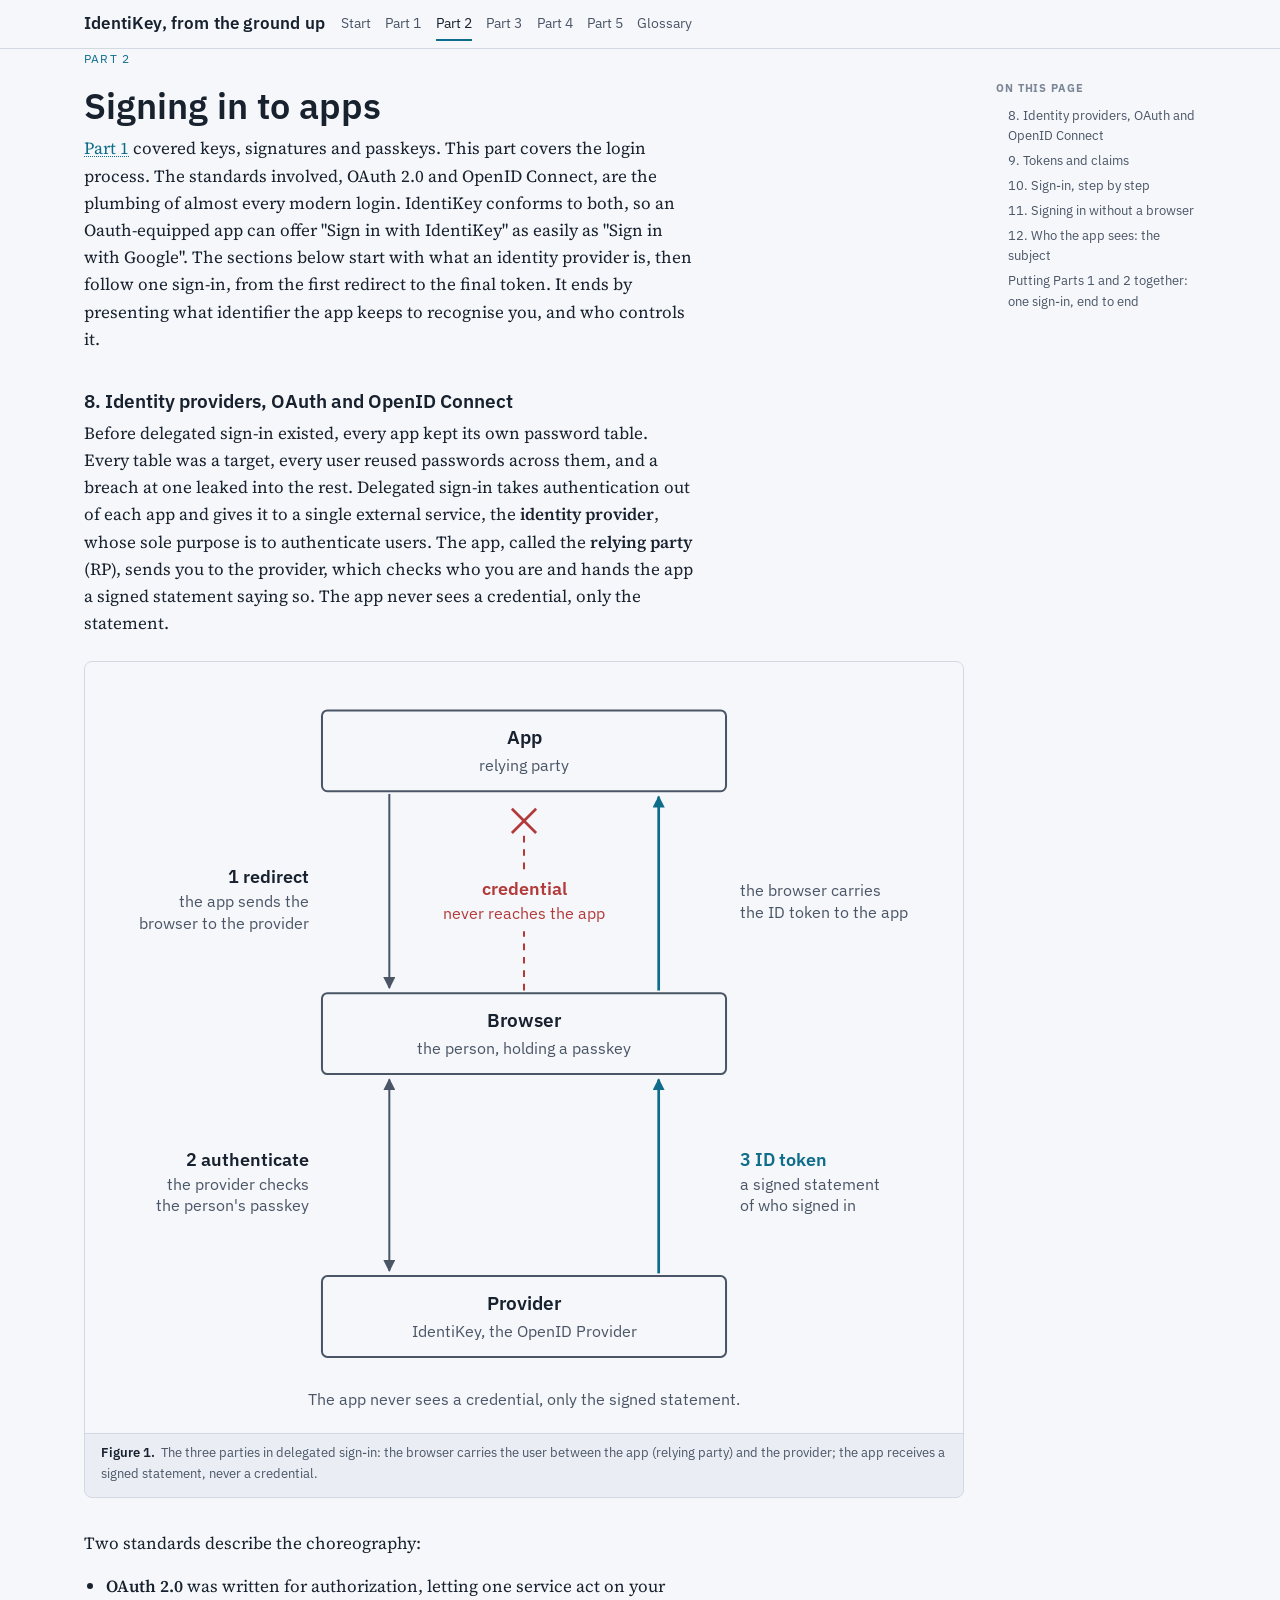
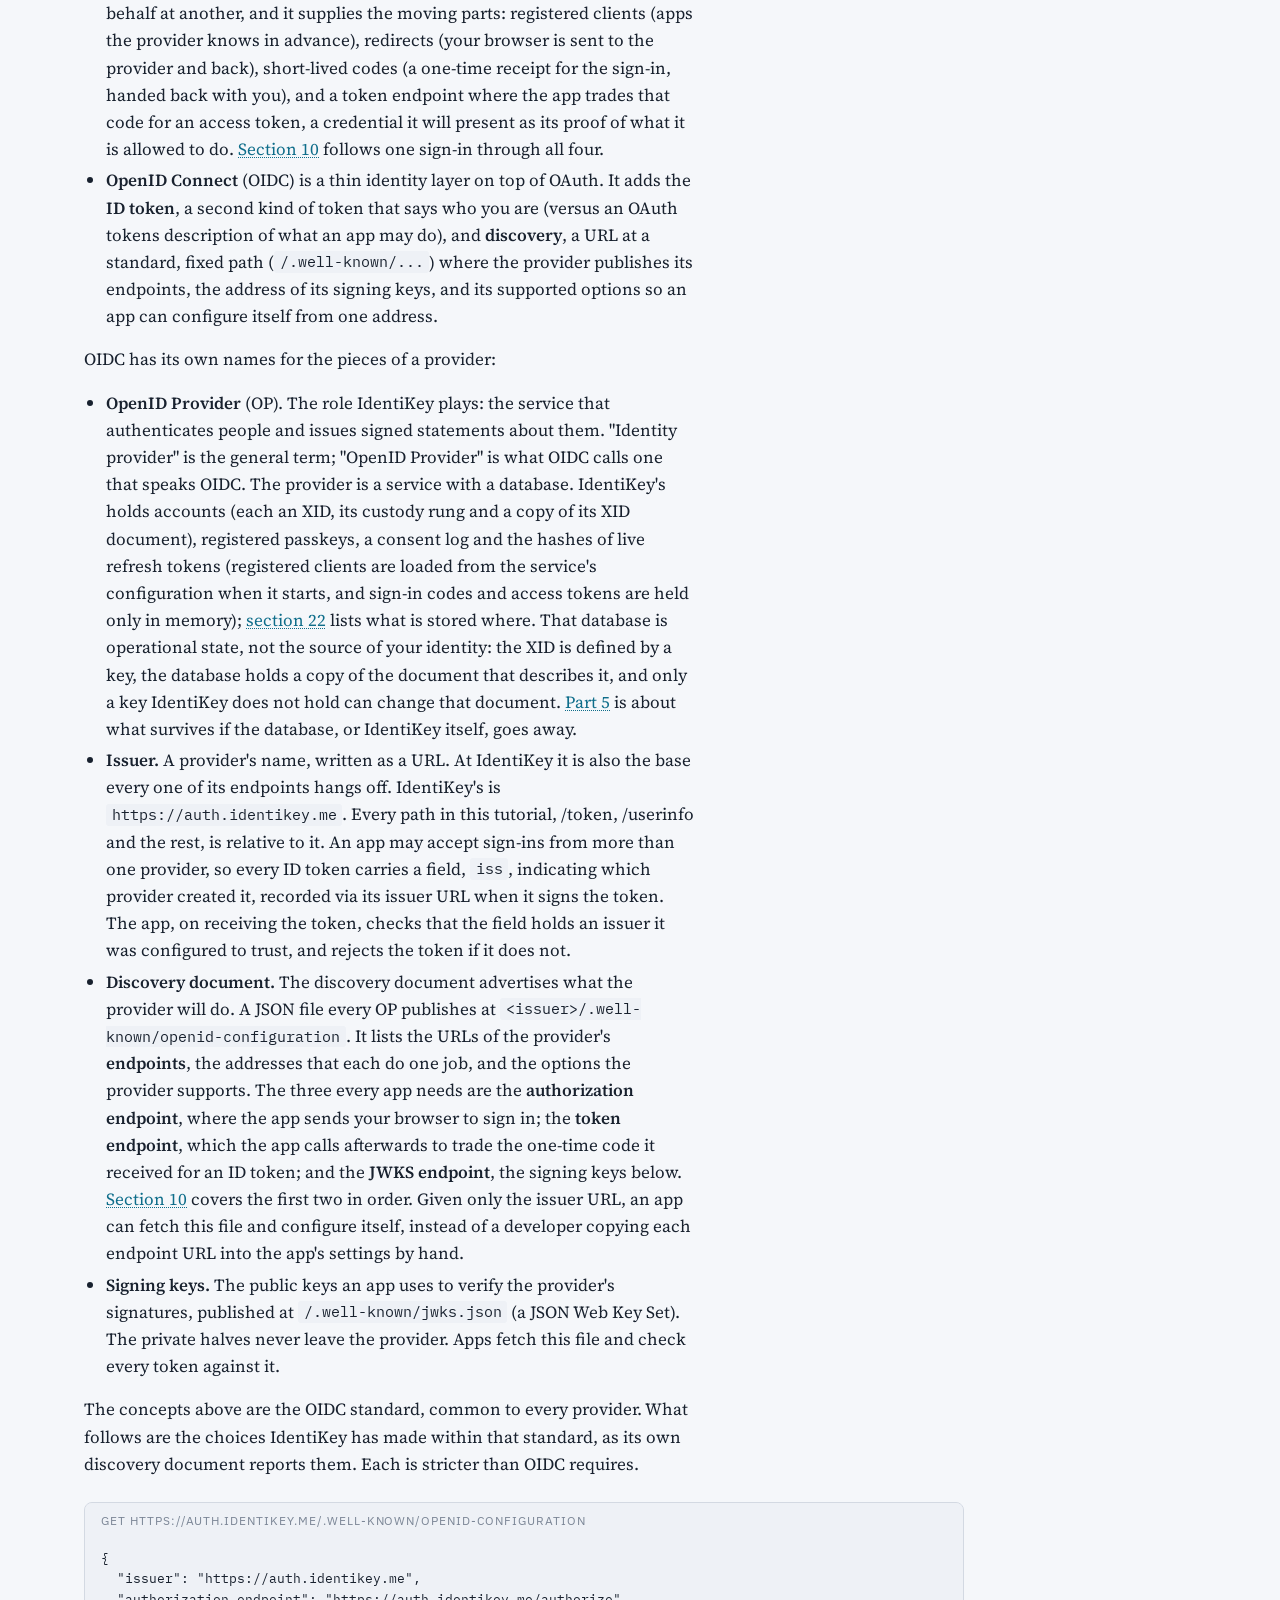
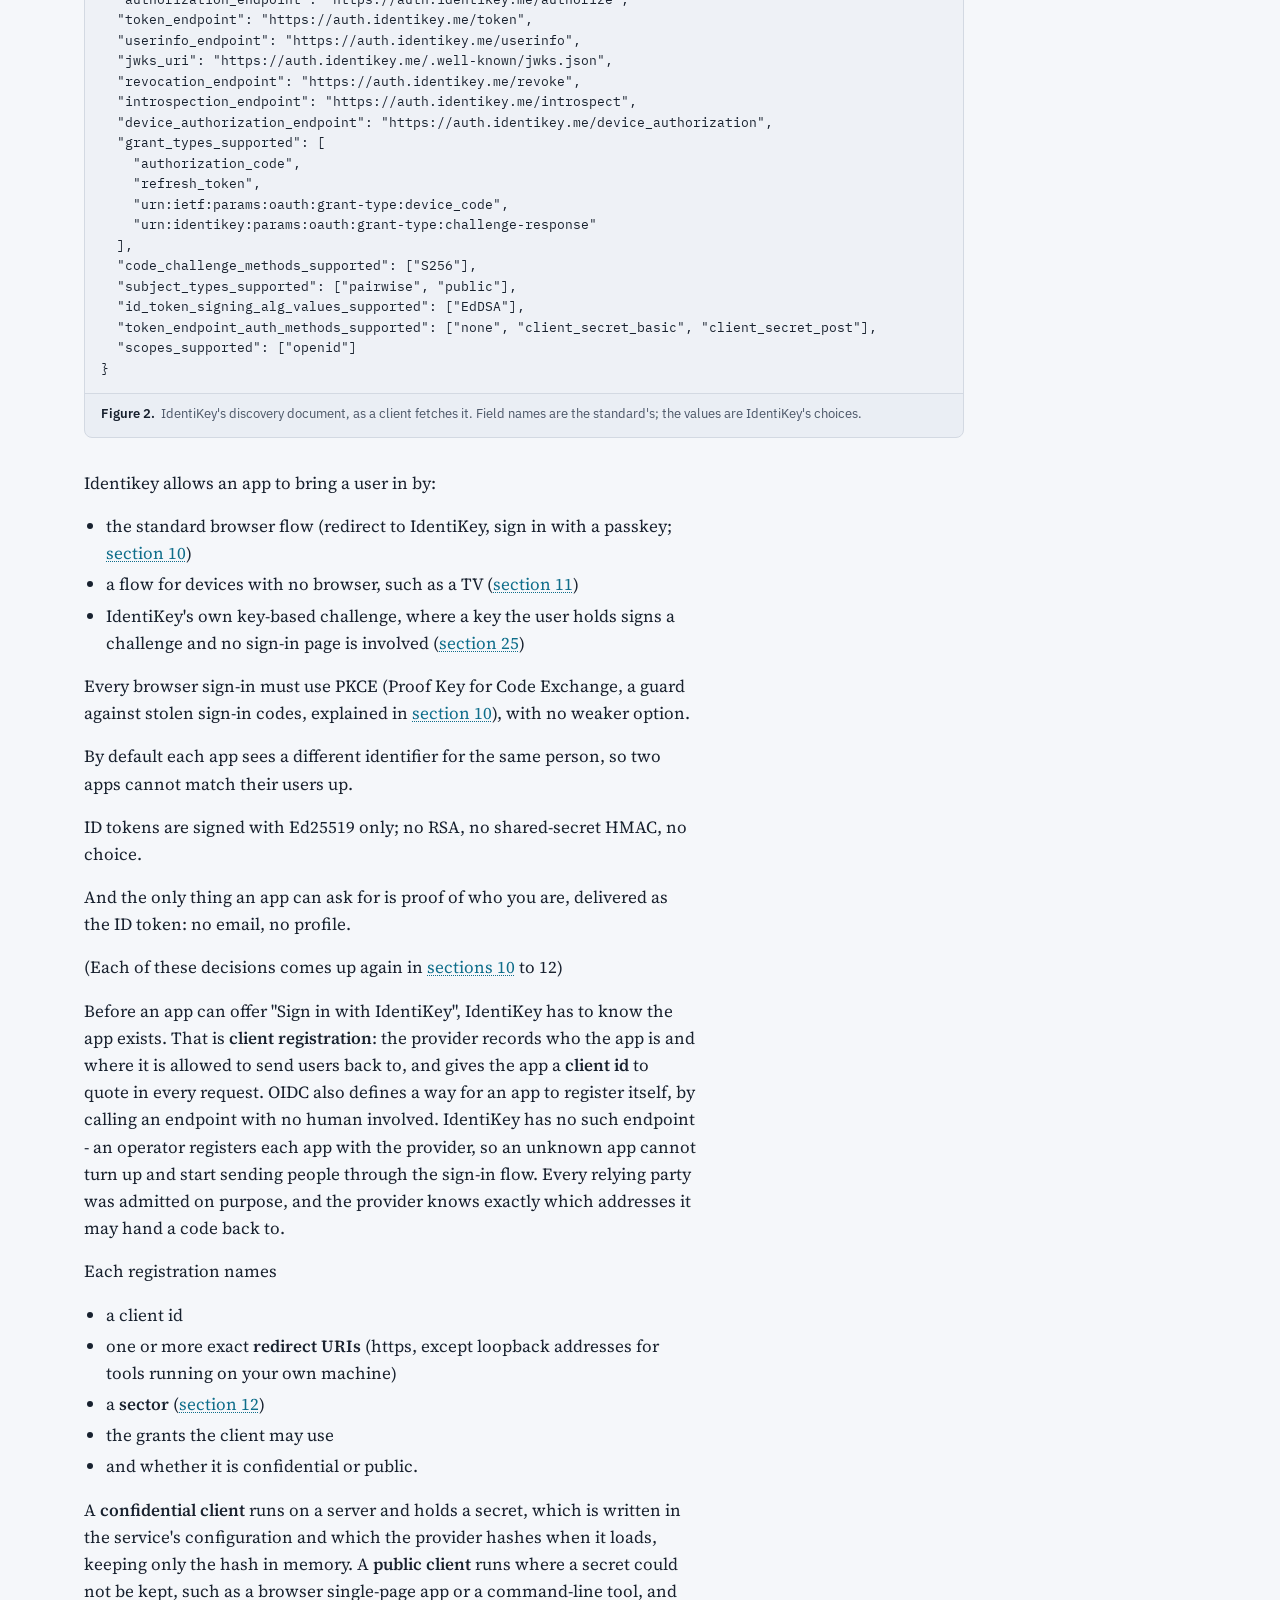
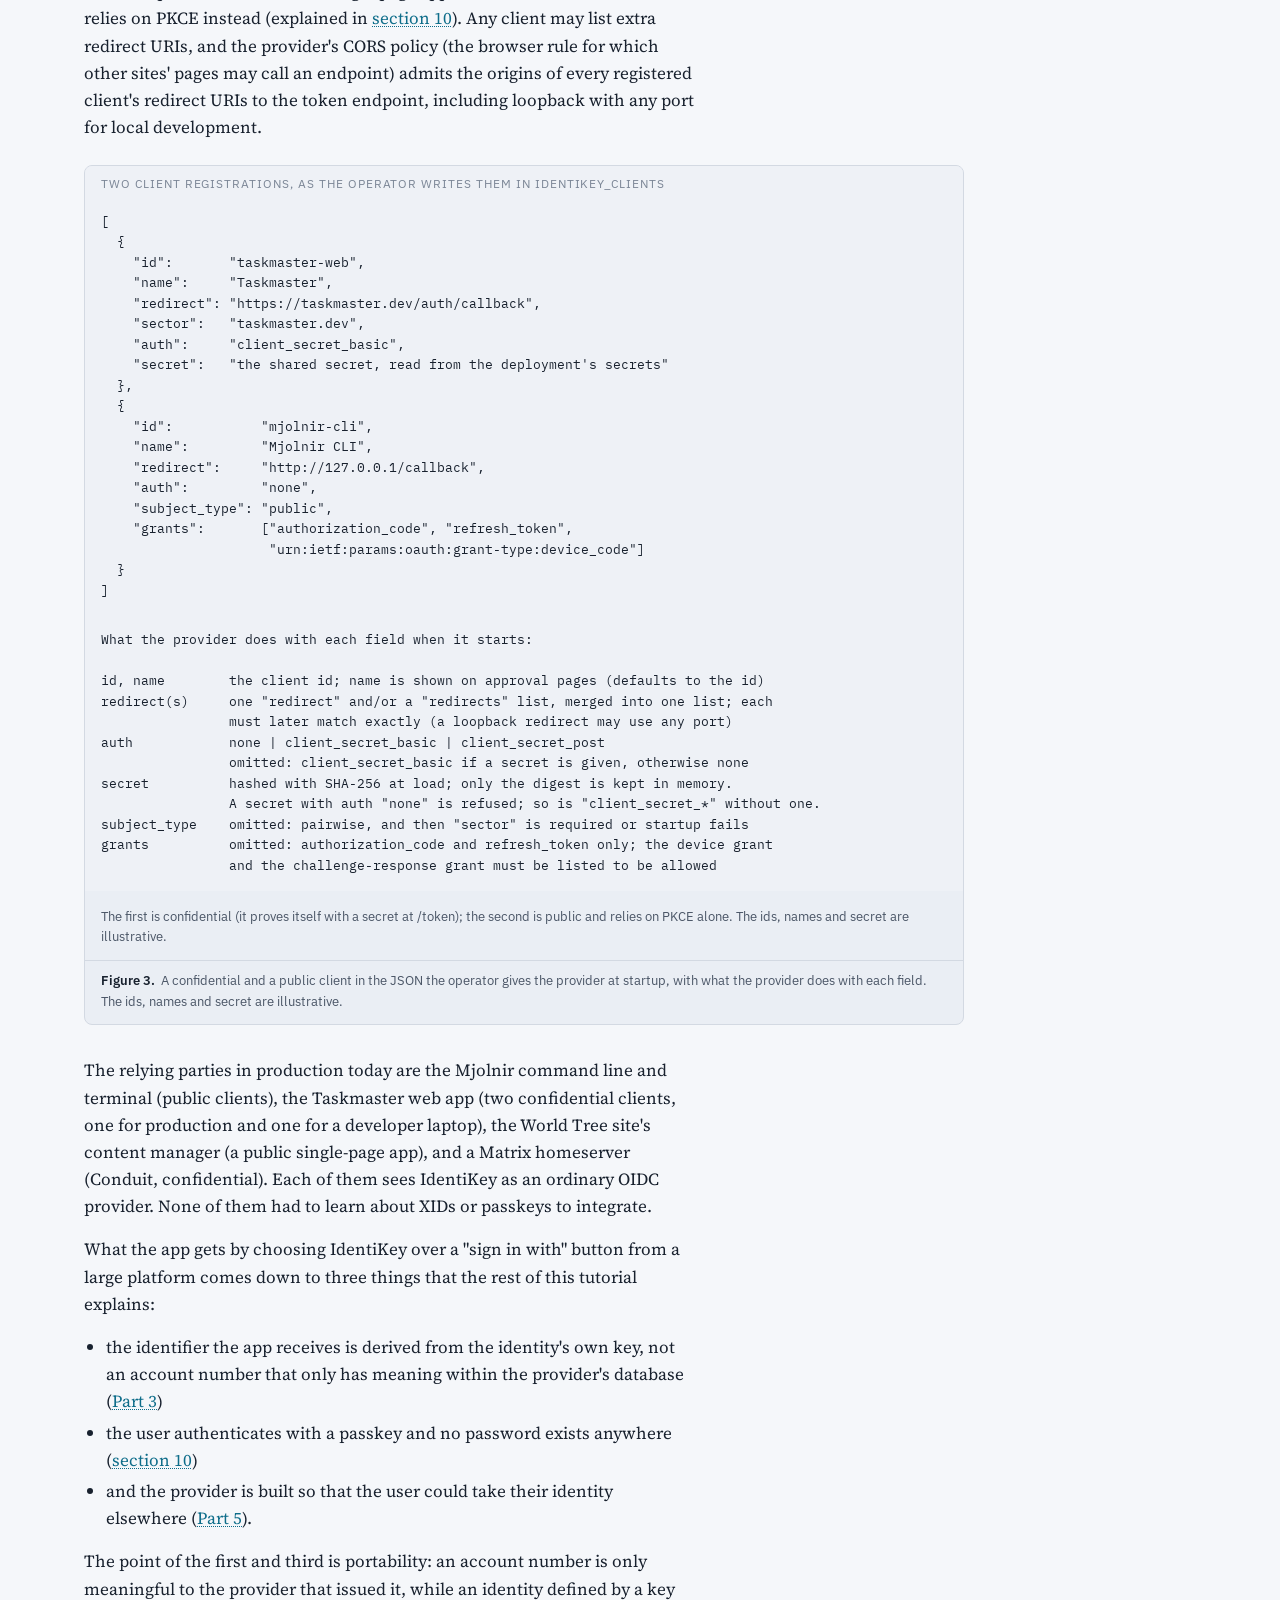
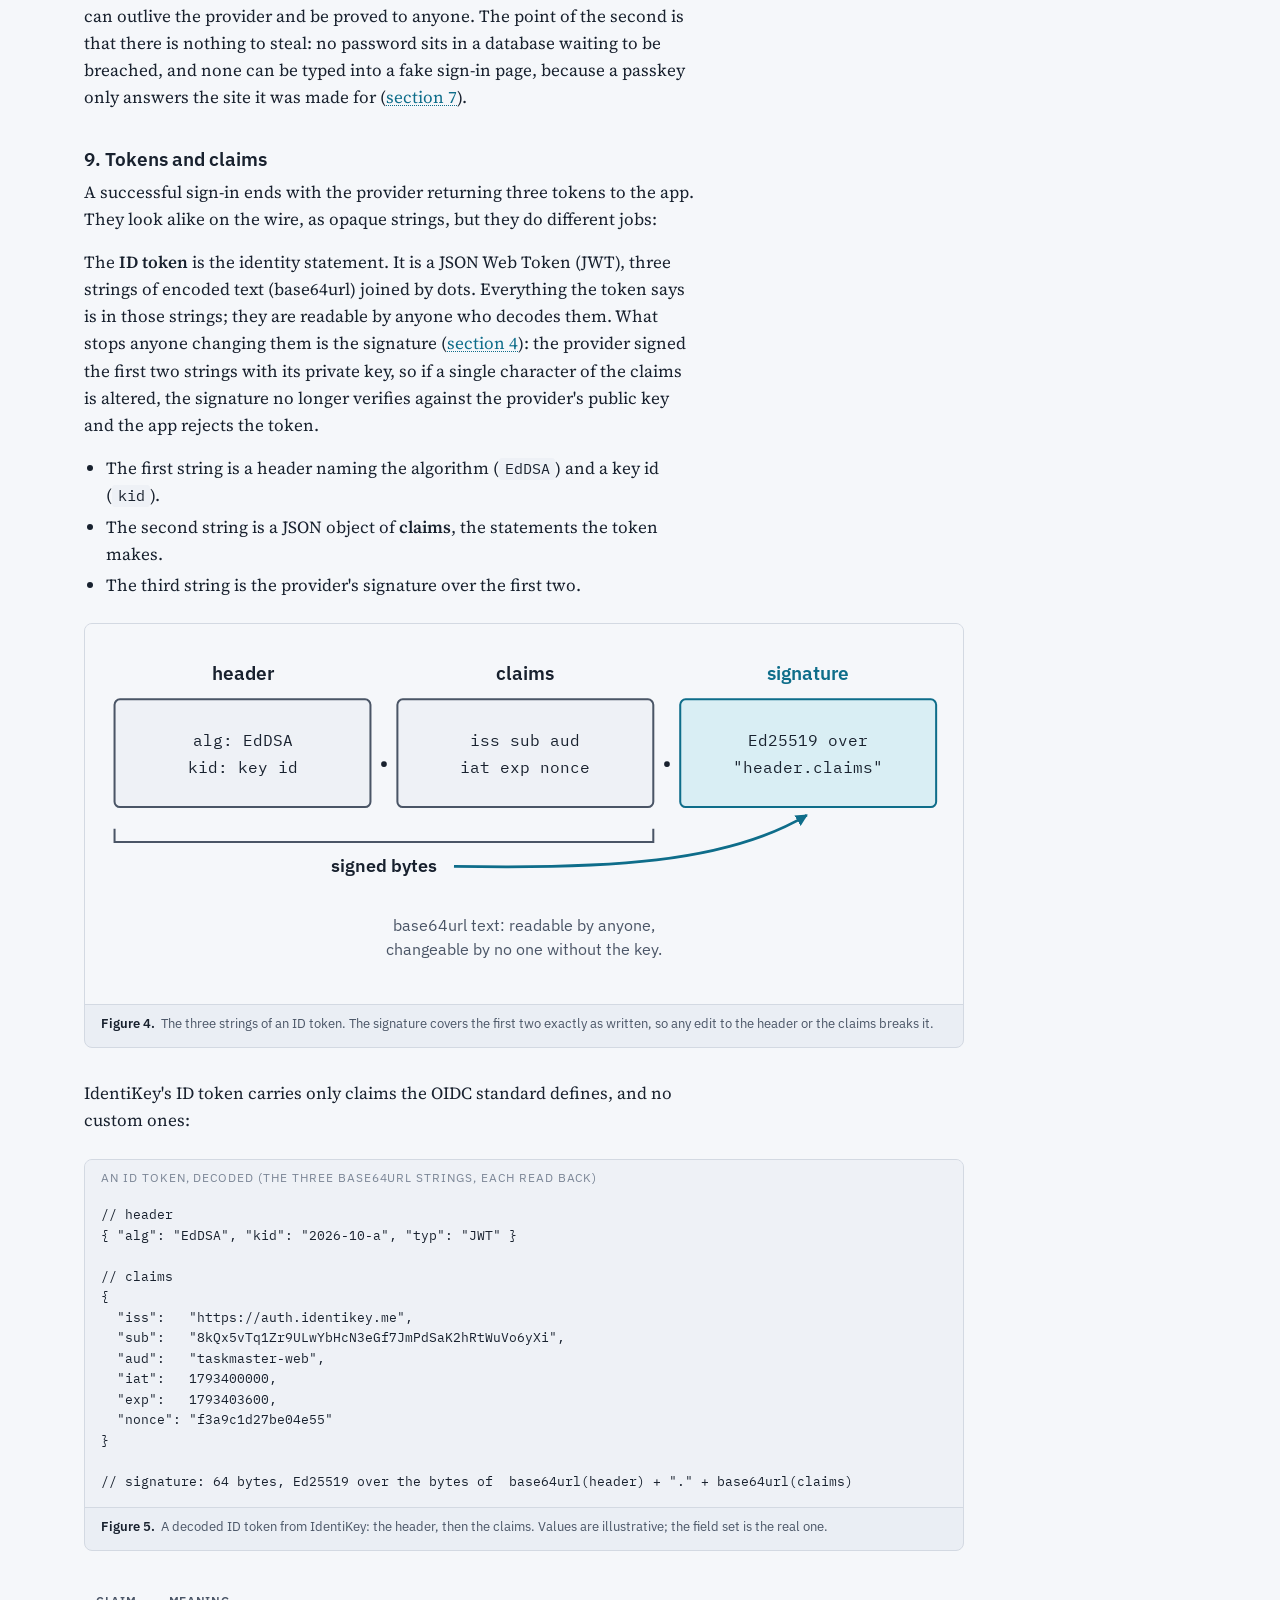
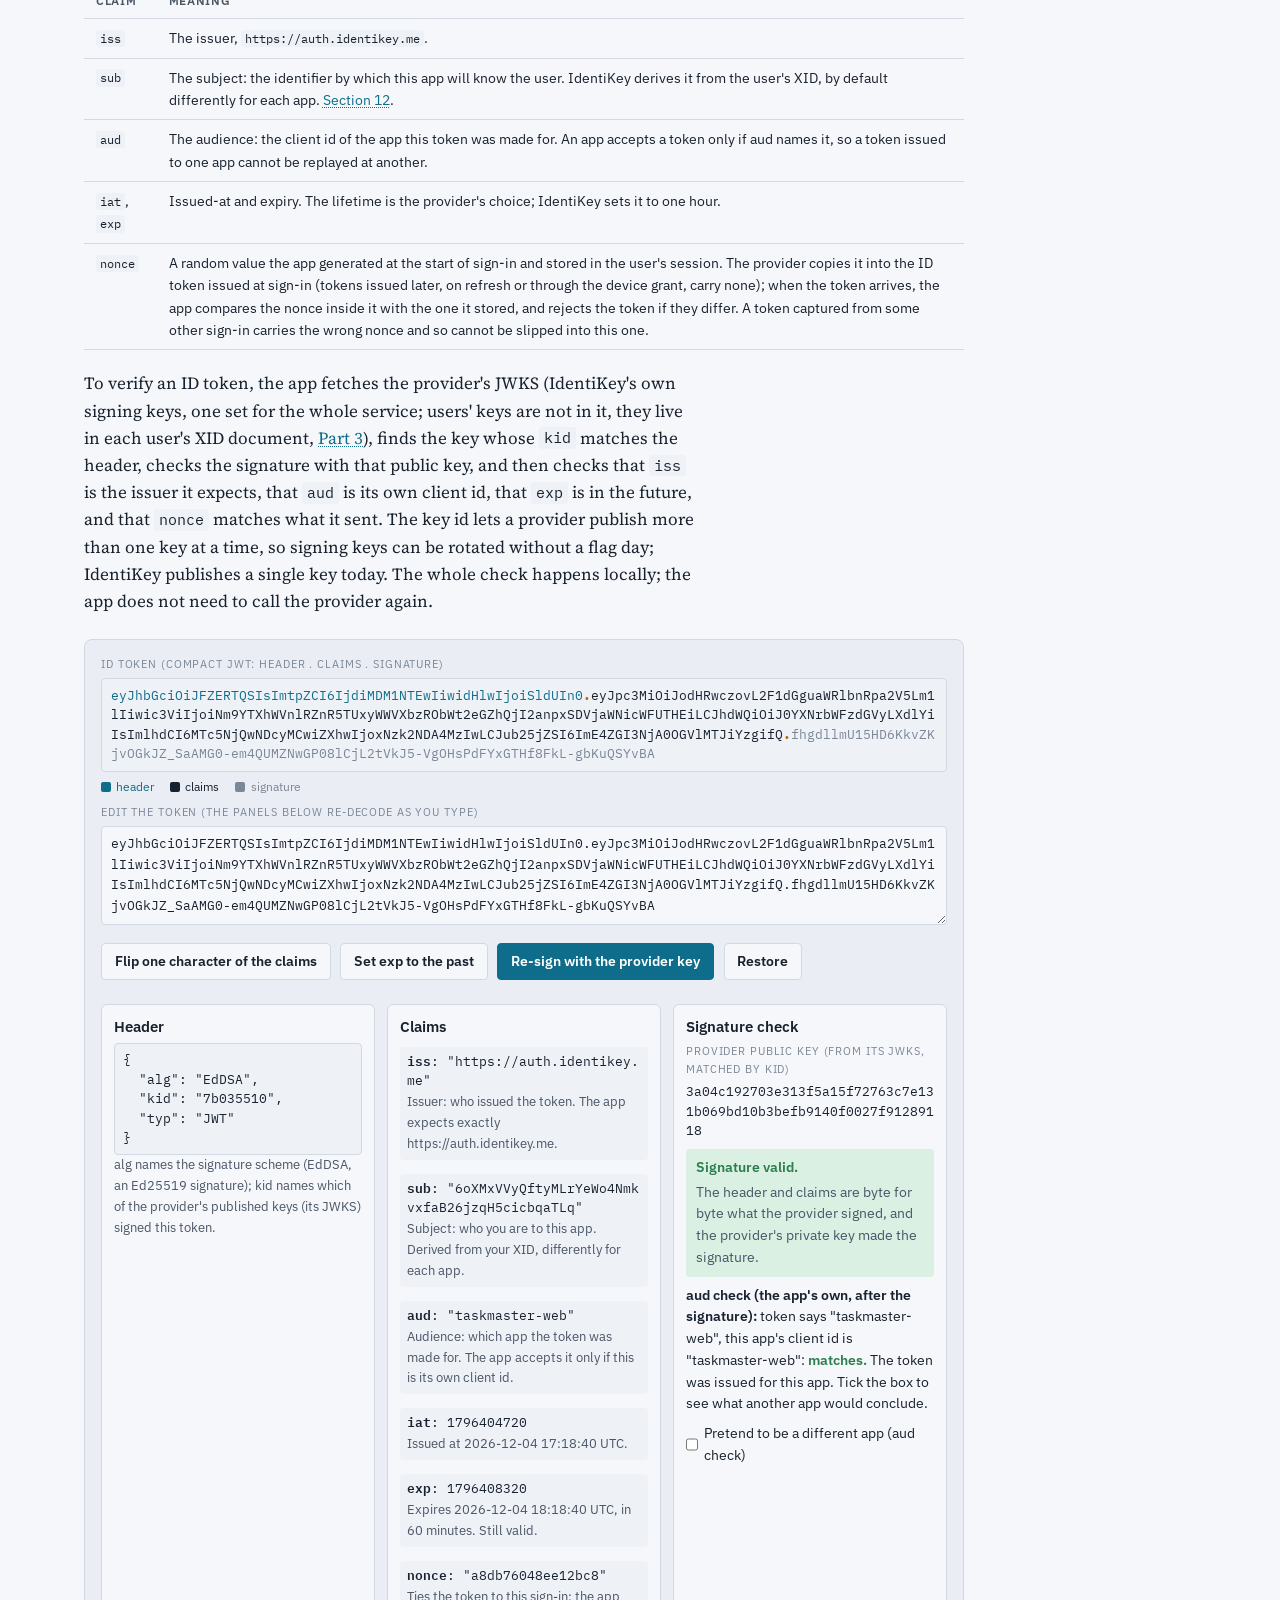
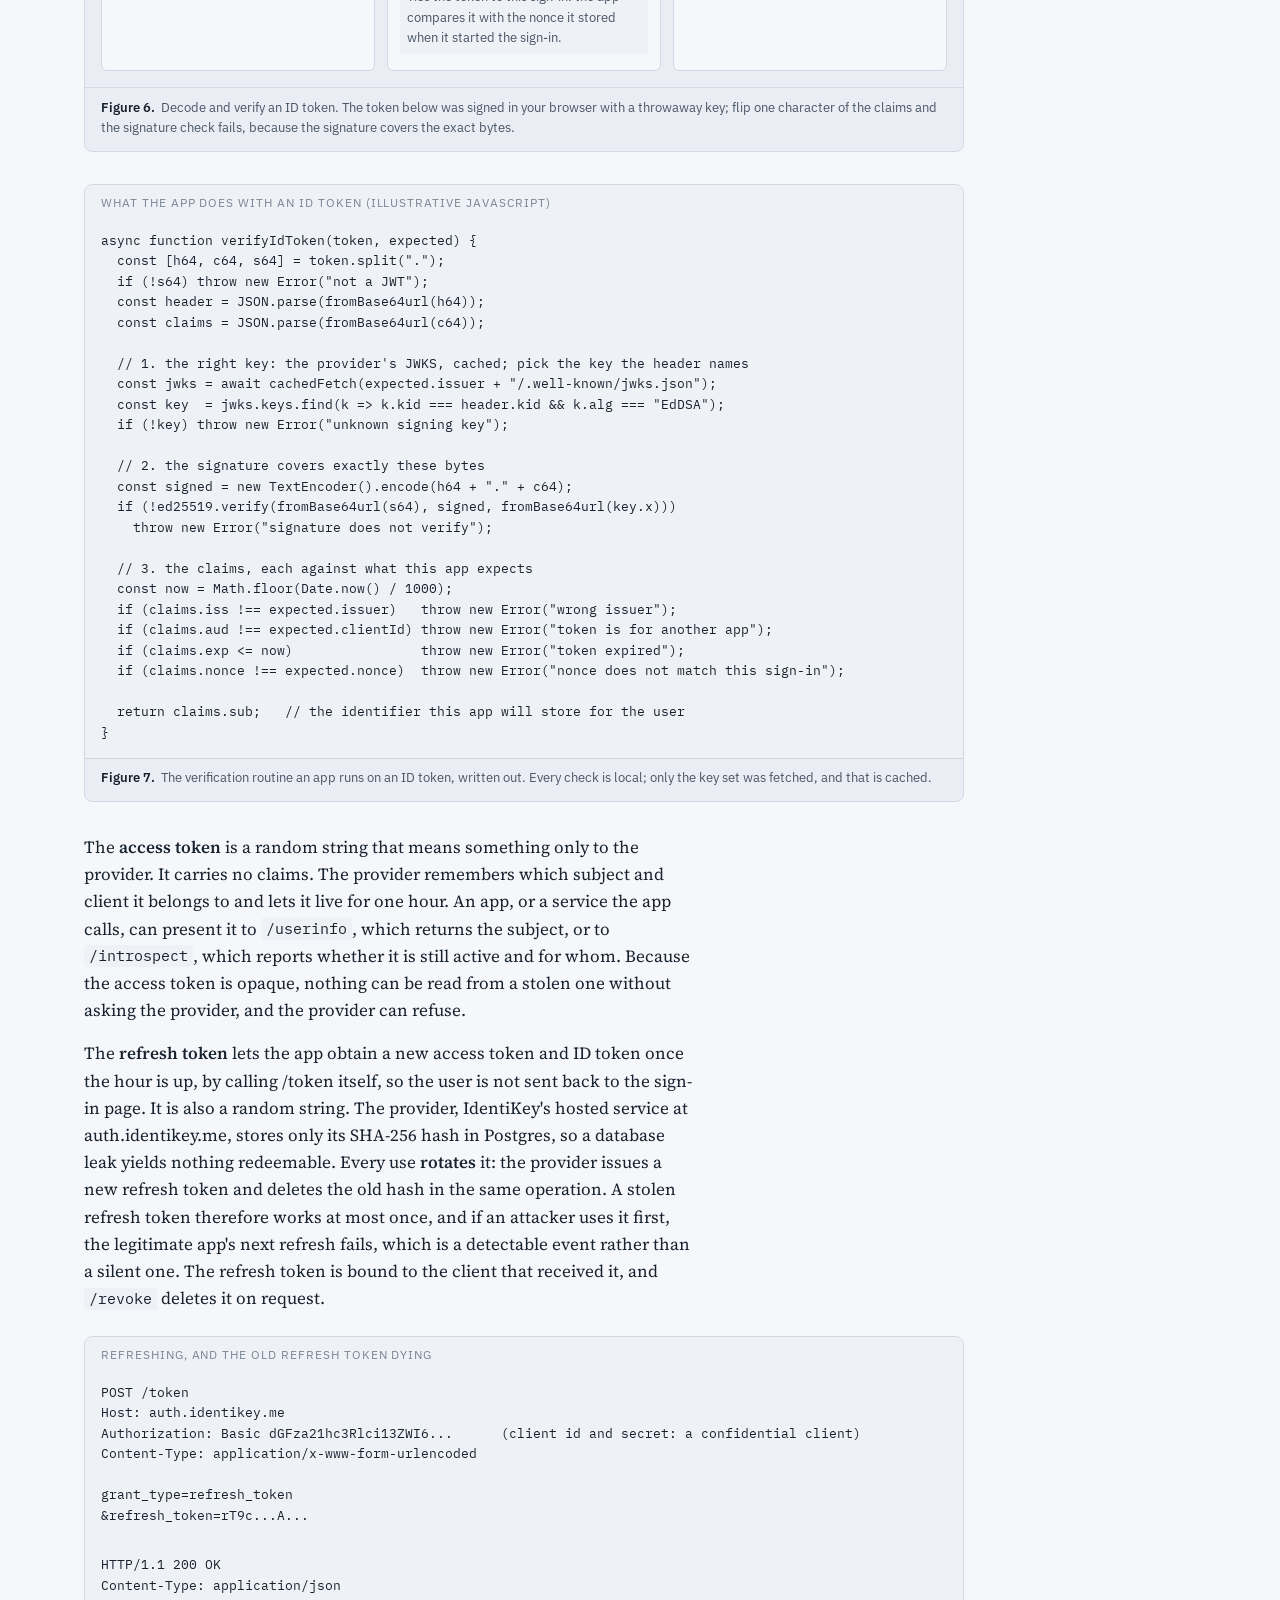
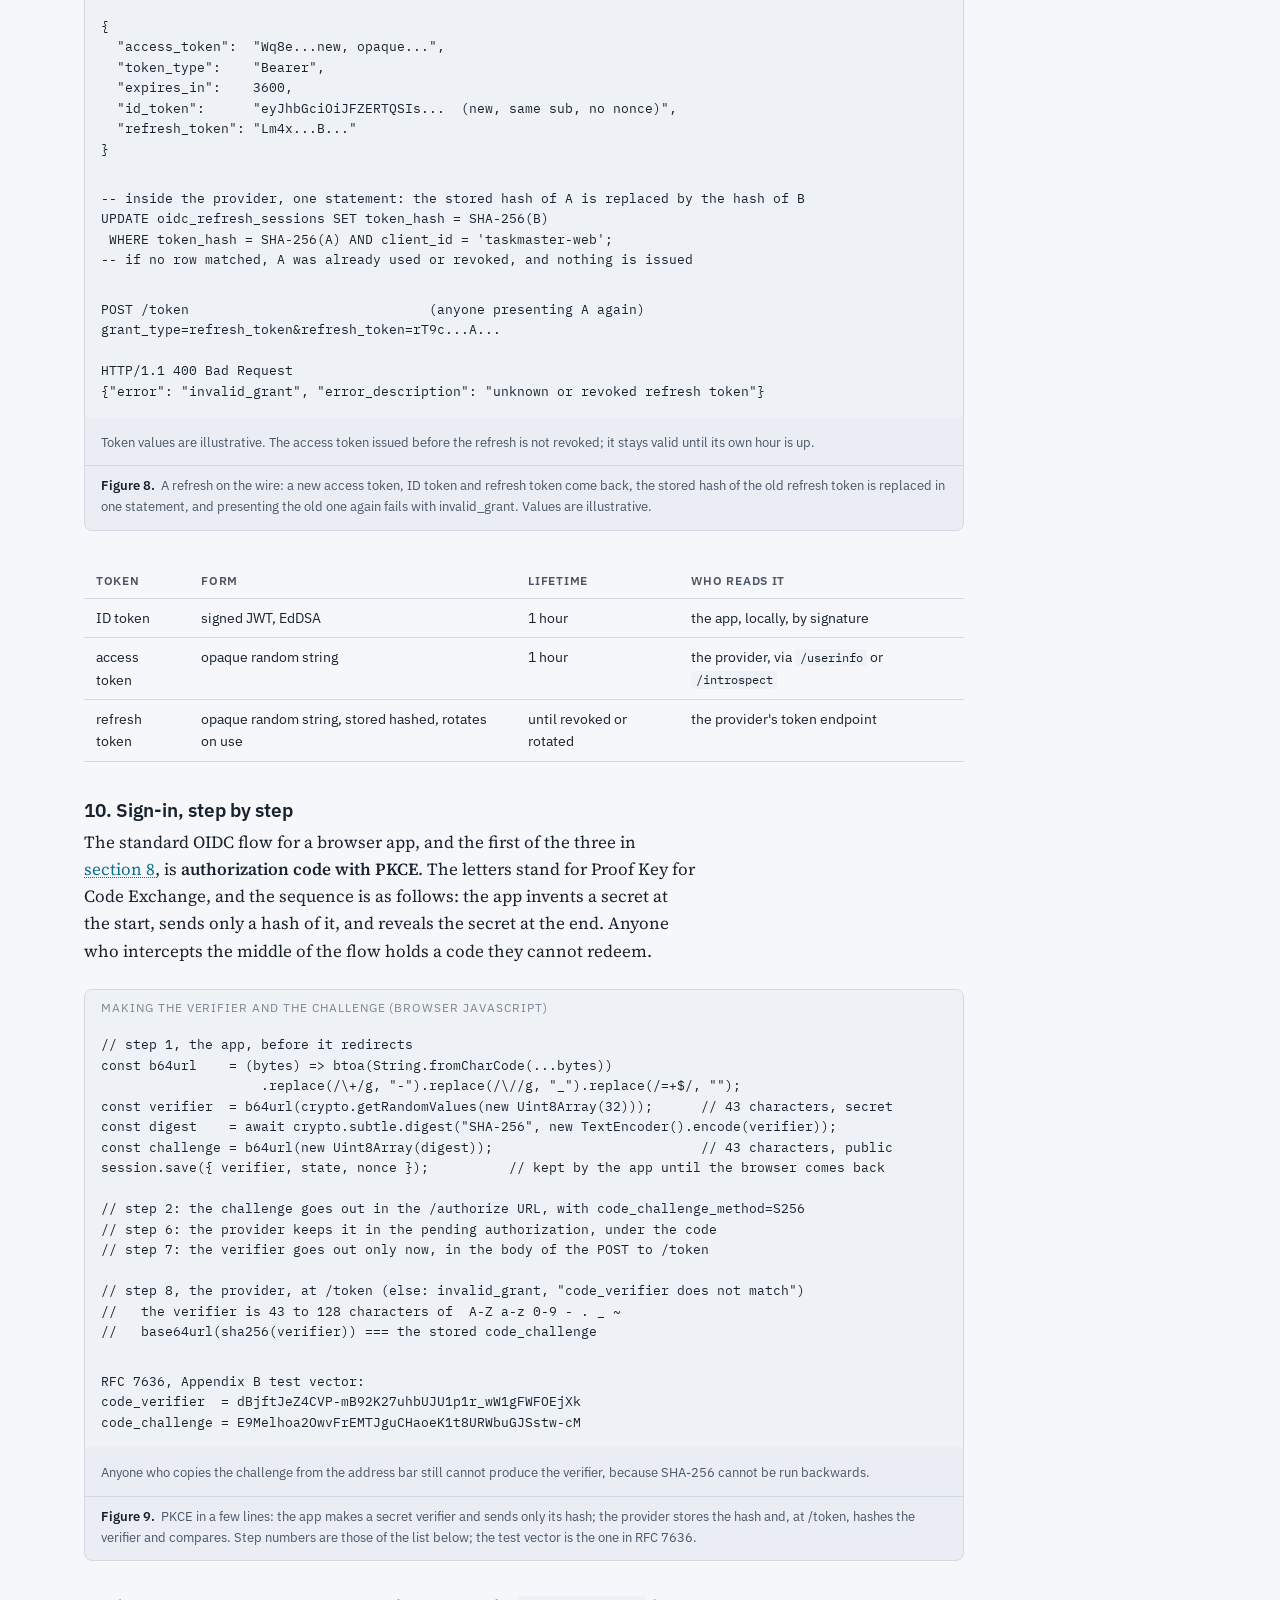
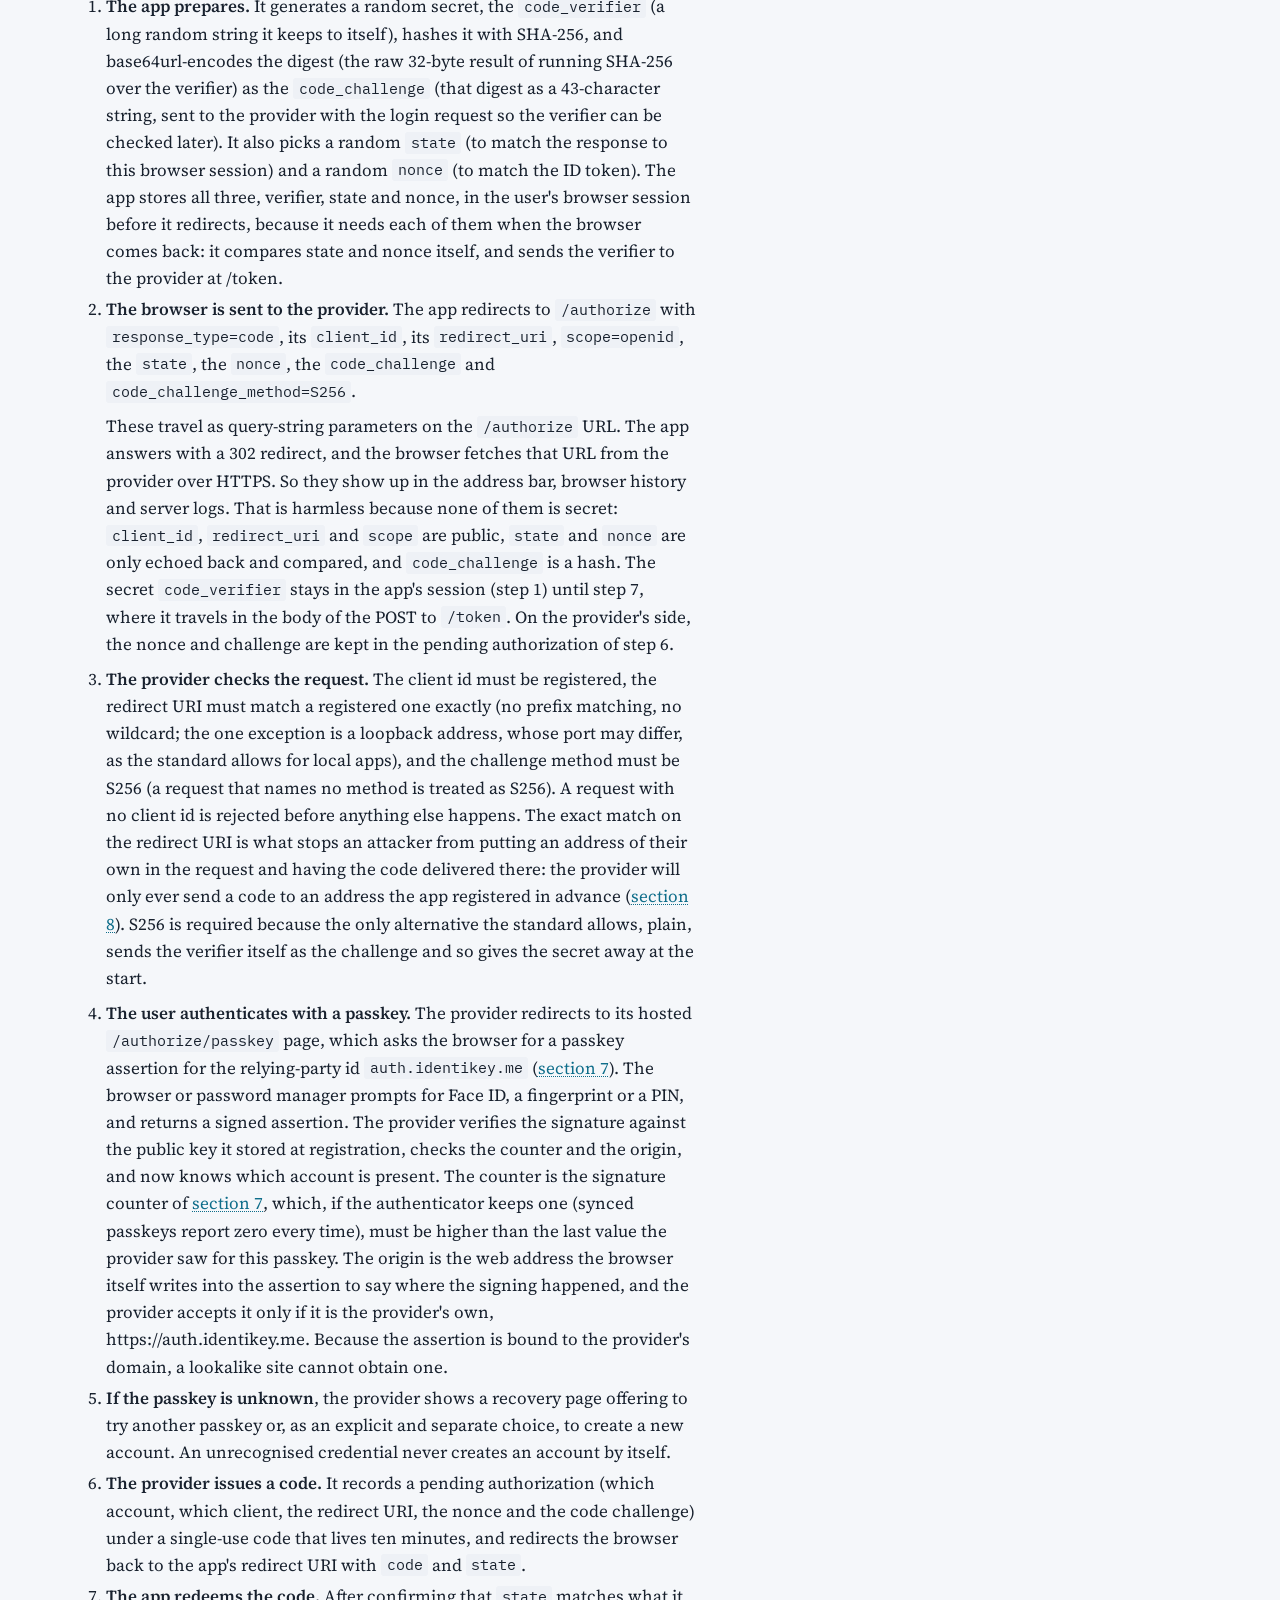
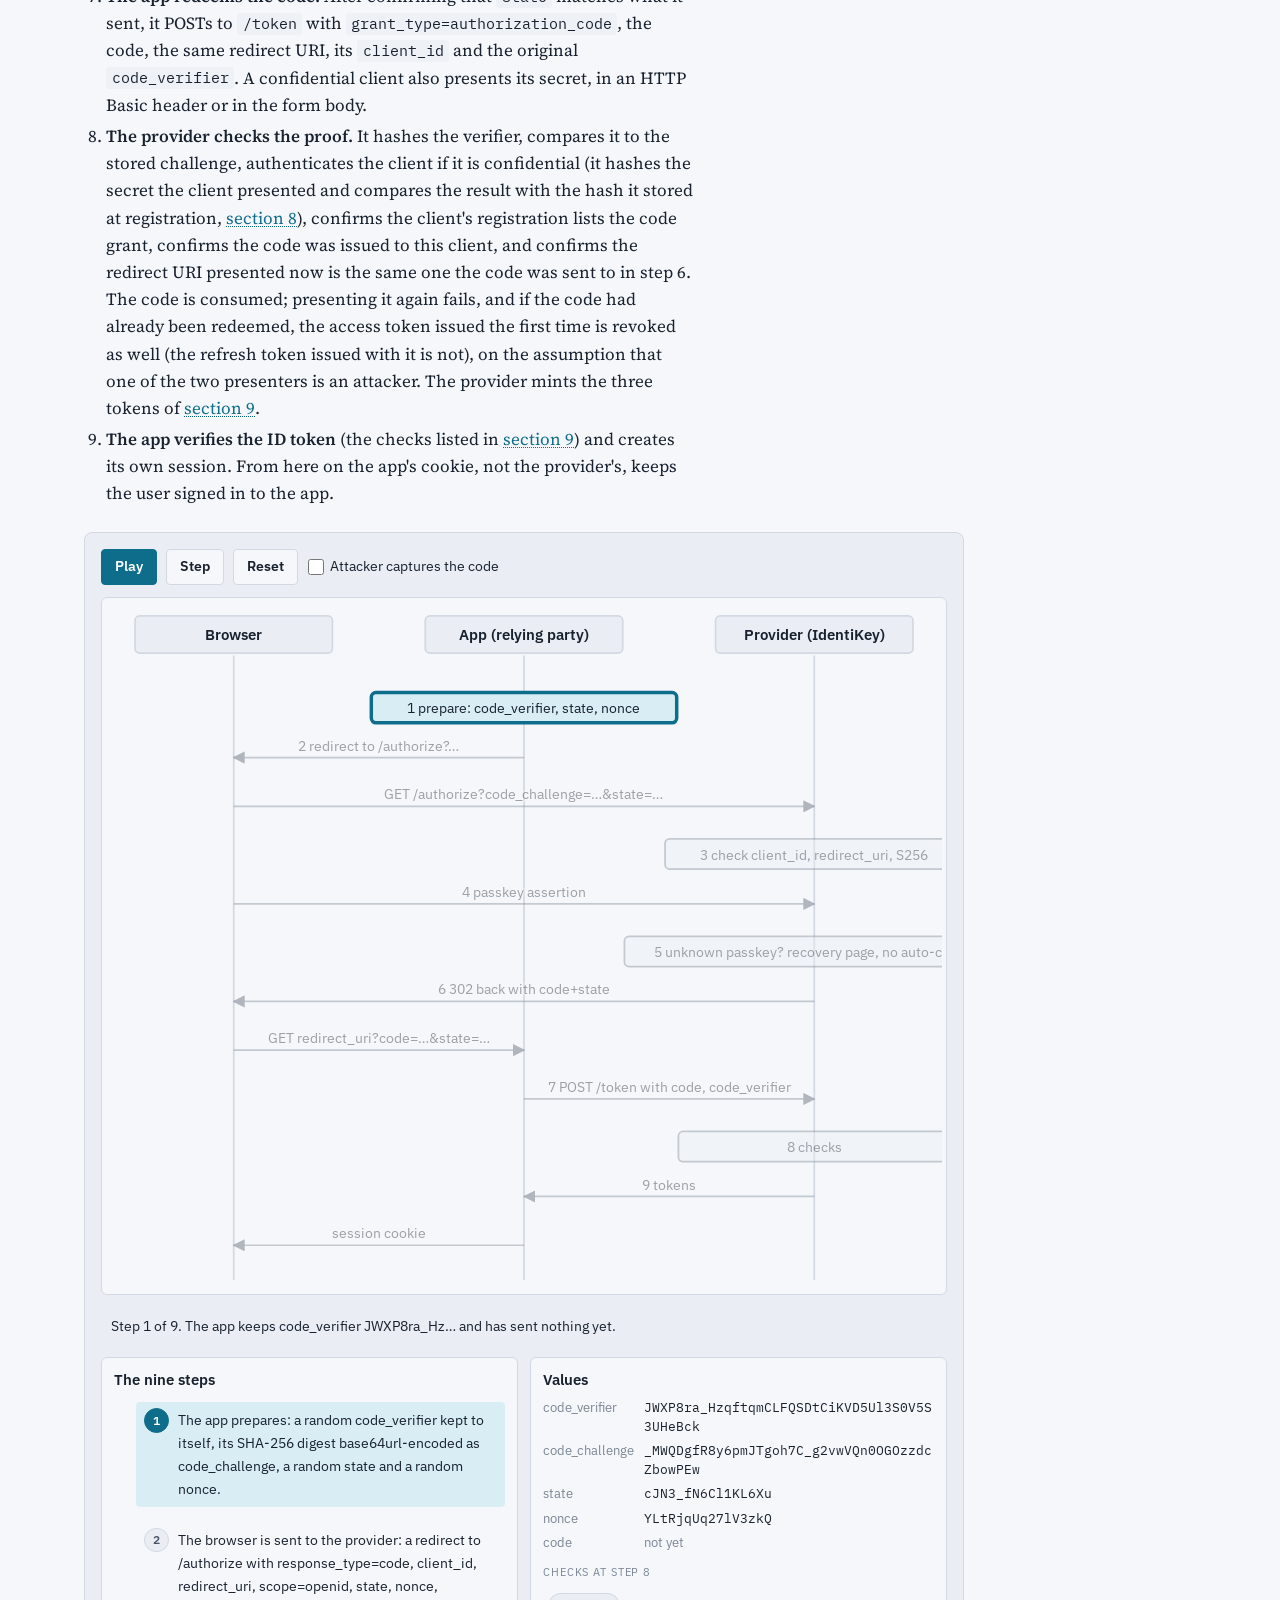
<file: part2.html>
<!doctype html>
<html lang="en">
<head>
<meta charset="utf-8">
<meta name="viewport" content="width=device-width, initial-scale=1, viewport-fit=cover">
<title>Part 2. Signing in to apps · IdentiKey tutorial</title>
<link rel="preconnect" href="https://fonts.googleapis.com">
<link rel="stylesheet" href="https://fonts.googleapis.com/css2?family=IBM+Plex+Sans:wght@400;600&family=IBM+Plex+Mono:wght@400;600&family=Source+Serif+4:ital,opsz,wght@0,8..60,400;0,8..60,600;1,8..60,400&display=swap">
<link rel="stylesheet" href="assets/style.css">
</head>
<body>
<header class="topbar"><div class="topbar-inner"><a class="brand" href="index.html"><span class="brand-long">IdentiKey, from the ground up</span><span class="brand-short">IdentiKey</span></a><nav aria-label="Parts"><a href="index.html">Start</a><a href="part1.html">Part 1</a><a href="part2.html" aria-current="page">Part 2</a><a href="part3.html">Part 3</a><a href="part4.html">Part 4</a><a href="part5.html">Part 5</a><a href="glossary.html">Glossary</a></nav></div></header>
<div class="page">
<main class="prose">
<p class="kicker">Part 2</p><h1 id="part-2-signing-in-to-apps">Signing in to apps</h1>
<p><a class="xref" href="part1.html">Part 1</a> covered keys, signatures and passkeys. This part covers the login process. The standards involved, OAuth 2.0 and OpenID Connect, are the plumbing of almost every modern login. IdentiKey conforms to both, so an Oauth-equipped app can offer "Sign in with IdentiKey" as easily as "Sign in with Google". The sections below start with what an identity provider is, then follow one sign-in, from the first redirect to the final token. It ends by presenting what identifier the app keeps to recognise you, and who controls it.</p>
<h3 id="s8">8. Identity providers, OAuth and OpenID Connect</h3>
<p>Before delegated sign-in existed, every app kept its own password table. Every table was a target, every user reused passwords across them, and a breach at one leaked into the rest. Delegated sign-in takes authentication out of each app and gives it to a single external service, the <strong>identity provider</strong>, whose sole purpose is to authenticate users. The app, called the <strong>relying party</strong> (RP), sends you to the provider, which checks who you are and hands the app a signed statement saying so. The app never sees a credential, only the statement.</p>
<figure class="ik-figure is-diagram" id="fig-roles"><div class="ik-body"><div class="diagram-scroll"><svg xmlns="http://www.w3.org/2000/svg" viewBox="0 0 640 560" role="img" aria-labelledby="roles-title">
  <title id="roles-title">Delegated sign-in: the app sends the browser to the provider, the provider authenticates with a passkey and returns a signed ID token through the browser; no credential ever reaches the app.</title>
  <defs>
    <marker id="roles-arrow-accent" viewBox="0 0 10 10" refX="9" refY="5" markerWidth="9" markerHeight="9" markerUnits="userSpaceOnUse" orient="auto-start-reverse">
      <path d="M0 0 L10 5 L0 10 z" fill="var(--accent)"/>
    </marker>
<marker id="roles-arrow-ink-2" viewBox="0 0 10 10" refX="9" refY="5" markerWidth="9" markerHeight="9" markerUnits="userSpaceOnUse" orient="auto-start-reverse">
      <path d="M0 0 L10 5 L0 10 z" fill="var(--ink-2)"/>
    </marker>
  </defs>

  <!-- App (relying party) -->
  <rect x="170" y="30" width="300" height="60" rx="4" fill="var(--paper)" stroke="var(--ink-2)" stroke-width="1.5"/>
  <text x="320" y="55" font-family="var(--font-display)" font-size="14" font-weight="600" fill="var(--ink)" text-anchor="middle">App</text>
  <text x="320" y="75" font-family="var(--font-display)" font-size="12" fill="var(--ink-2)" text-anchor="middle">relying party</text>

  <!-- Browser (the person) -->
  <rect x="170" y="240" width="300" height="60" rx="4" fill="var(--paper)" stroke="var(--ink-2)" stroke-width="1.5"/>
  <text x="320" y="265" font-family="var(--font-display)" font-size="14" font-weight="600" fill="var(--ink)" text-anchor="middle">Browser</text>
  <text x="320" y="285" font-family="var(--font-display)" font-size="12" fill="var(--ink-2)" text-anchor="middle">the person, holding a passkey</text>

  <!-- Provider (IdentiKey) -->
  <rect x="170" y="450" width="300" height="60" rx="4" fill="var(--paper)" stroke="var(--ink-2)" stroke-width="1.5"/>
  <text x="320" y="475" font-family="var(--font-display)" font-size="14" font-weight="600" fill="var(--ink)" text-anchor="middle">Provider</text>
  <text x="320" y="495" font-family="var(--font-display)" font-size="12" fill="var(--ink-2)" text-anchor="middle">IdentiKey, the OpenID Provider</text>

  <!-- 1: app sends the browser to the provider -->
  <line x1="220" y1="92" x2="220" y2="236" stroke="var(--ink-2)" stroke-width="1.5" marker-end="url(#roles-arrow-ink-2)"/>
  <text x="160" y="158" font-family="var(--font-display)" font-size="13" font-weight="600" fill="var(--ink)" text-anchor="end">1  redirect</text>
  <text x="160" y="176" font-family="var(--font-display)" font-size="12" fill="var(--ink-2)" text-anchor="end">the app sends the</text>
  <text x="160" y="192" font-family="var(--font-display)" font-size="12" fill="var(--ink-2)" text-anchor="end">browser to the provider</text>

  <!-- 2: passkey authentication between browser and provider -->
  <line x1="220" y1="304" x2="220" y2="446" stroke="var(--ink-2)" stroke-width="1.5" marker-start="url(#roles-arrow-ink-2)" marker-end="url(#roles-arrow-ink-2)"/>
  <text x="160" y="368" font-family="var(--font-display)" font-size="13" font-weight="600" fill="var(--ink)" text-anchor="end">2  authenticate</text>
  <text x="160" y="386" font-family="var(--font-display)" font-size="12" fill="var(--ink-2)" text-anchor="end">the provider checks</text>
  <text x="160" y="402" font-family="var(--font-display)" font-size="12" fill="var(--ink-2)" text-anchor="end">the person's passkey</text>

  <!-- 3: ID token, the signed statement, back through the browser -->
  <line x1="420" y1="448" x2="420" y2="304" stroke="var(--accent)" stroke-width="2" marker-end="url(#roles-arrow-accent)"/>
  <line x1="420" y1="238" x2="420" y2="94" stroke="var(--accent)" stroke-width="2" marker-end="url(#roles-arrow-accent)"/>
  <text x="480" y="368" font-family="var(--font-display)" font-size="13" font-weight="600" fill="var(--accent)">3  ID token</text>
  <text x="480" y="386" font-family="var(--font-display)" font-size="12" fill="var(--ink-2)">a signed statement</text>
  <text x="480" y="402" font-family="var(--font-display)" font-size="12" fill="var(--ink-2)">of who signed in</text>
  <text x="480" y="168" font-family="var(--font-display)" font-size="12" fill="var(--ink-2)">the browser carries</text>
  <text x="480" y="184" font-family="var(--font-display)" font-size="12" fill="var(--ink-2)">the ID token to the app</text>

  <!-- the credential never reaches the app -->
  <line x1="320" y1="238" x2="320" y2="120" stroke="var(--bad)" stroke-width="1.5" stroke-dasharray="5 5"/>
  <line x1="311" y1="103" x2="329" y2="121" stroke="var(--bad)" stroke-width="2"/>
  <line x1="329" y1="103" x2="311" y2="121" stroke="var(--bad)" stroke-width="2"/>
  <rect x="254" y="150" width="132" height="44" rx="3" fill="var(--paper)" stroke="none"/>
  <text x="320" y="167" font-family="var(--font-display)" font-size="13" font-weight="600" fill="var(--bad)" text-anchor="middle">credential</text>
  <text x="320" y="185" font-family="var(--font-display)" font-size="12" fill="var(--bad)" text-anchor="middle">never reaches the app</text>

  <text x="320" y="546" font-family="var(--font-display)" font-size="12" fill="var(--ink-2)" text-anchor="middle">The app never sees a credential, only the signed statement.</text>
</svg>
</div></div><figcaption>The three parties in delegated sign-in: the browser carries the user between the app (relying party) and the provider; the app receives a signed statement, never a credential.</figcaption></figure>

<p>Two standards describe the choreography:</p>
<ul>
<li><strong>OAuth 2.0</strong> was written for authorization, letting one service act on your behalf at another, and it supplies the moving parts: registered clients (apps the provider knows in advance), redirects (your browser is sent to the provider and back), short-lived codes (a one-time receipt for the sign-in, handed back with you), and a token endpoint where the app trades that code for an access token, a credential it will present as its proof of what it is allowed to do. <a class="xref" href="part2.html#s10">Section 10</a> follows one sign-in through all four.</li>
<li><strong>OpenID Connect</strong> (OIDC) is a thin identity layer on top of OAuth. It adds the <strong>ID token</strong>, a second kind of token that says who you are (versus an OAuth tokens description of what an app may do), and <strong>discovery</strong>, a URL at a standard, fixed path (<code>/.well-known/...</code>) where the provider publishes its endpoints, the address of its signing keys, and its supported options so an app can configure itself from one address.</li>
</ul>
<p>OIDC has its own names for the pieces of a provider:</p>
<ul>
<li><strong>OpenID Provider</strong> (OP). The role IdentiKey plays: the service that authenticates people and issues signed statements about them. "Identity provider" is the general term; "OpenID Provider" is what OIDC calls one that speaks OIDC. The provider is a service with a database. IdentiKey's holds accounts (each an XID, its custody rung and a copy of its XID document), registered passkeys, a consent log and the hashes of live refresh tokens (registered clients are loaded from the service's configuration when it starts, and sign-in codes and access tokens are held only in memory); <a class="xref" href="part4.html#s22">section 22</a> lists what is stored where. That database is operational state, not the source of your identity: the XID is defined by a key, the database holds a copy of the document that describes it, and only a key IdentiKey does not hold can change that document. <a class="xref" href="part5.html">Part 5</a> is about what survives if the database, or IdentiKey itself, goes away.</li>
<li><strong>Issuer.</strong> A provider's name, written as a URL. At IdentiKey it is also the base every one of its endpoints hangs off. IdentiKey's is <code>https://auth.identikey.me</code>. Every path in this tutorial, /token, /userinfo and the rest, is relative to it. An app may accept sign-ins from more than one provider, so every ID token carries a field, <code>iss</code>, indicating which provider created it, recorded via its issuer URL when it signs the token. The app, on receiving the token, checks that the field holds an issuer it was configured to trust, and rejects the token if it does not.</li>
<li><strong>Discovery document.</strong> The discovery document advertises what the provider will do. A JSON file every OP publishes at <code>&lt;issuer&gt;/.well-known/openid-configuration</code>. It lists the URLs of the provider's <strong>endpoints</strong>, the addresses that each do one job, and the options the provider supports. The three every app needs are the <strong>authorization endpoint</strong>, where the app sends your browser to sign in; the <strong>token endpoint</strong>, which the app calls afterwards to trade the one-time code it received for an ID token; and the <strong>JWKS endpoint</strong>, the signing keys below. <a class="xref" href="part2.html#s10">Section 10</a> covers the first two in order. Given only the issuer URL, an app can fetch this file and configure itself, instead of a developer copying each endpoint URL into the app's settings by hand.</li>
<li><strong>Signing keys.</strong> The public keys an app uses to verify the provider's signatures, published at <code>/.well-known/jwks.json</code> (a JSON Web Key Set). The private halves never leave the provider. Apps fetch this file and check every token against it.</li>
</ul>
<p>The concepts above are the OIDC standard, common to every provider. What follows are the choices IdentiKey has made within that standard, as its own discovery document reports them. Each is stricter than OIDC requires.</p>
<figure class="ik-figure is-example" id="fig-discovery"><div class="ik-body"><div class="ex-title">GET https://auth.identikey.me/.well-known/openid-configuration</div><pre><code class="language-json">{
  &quot;issuer&quot;: &quot;https://auth.identikey.me&quot;,
  &quot;authorization_endpoint&quot;: &quot;https://auth.identikey.me/authorize&quot;,
  &quot;token_endpoint&quot;: &quot;https://auth.identikey.me/token&quot;,
  &quot;userinfo_endpoint&quot;: &quot;https://auth.identikey.me/userinfo&quot;,
  &quot;jwks_uri&quot;: &quot;https://auth.identikey.me/.well-known/jwks.json&quot;,
  &quot;revocation_endpoint&quot;: &quot;https://auth.identikey.me/revoke&quot;,
  &quot;introspection_endpoint&quot;: &quot;https://auth.identikey.me/introspect&quot;,
  &quot;device_authorization_endpoint&quot;: &quot;https://auth.identikey.me/device_authorization&quot;,
  &quot;grant_types_supported&quot;: [
    &quot;authorization_code&quot;,
    &quot;refresh_token&quot;,
    &quot;urn:ietf:params:oauth:grant-type:device_code&quot;,
    &quot;urn:identikey:params:oauth:grant-type:challenge-response&quot;
  ],
  &quot;code_challenge_methods_supported&quot;: [&quot;S256&quot;],
  &quot;subject_types_supported&quot;: [&quot;pairwise&quot;, &quot;public&quot;],
  &quot;id_token_signing_alg_values_supported&quot;: [&quot;EdDSA&quot;],
  &quot;token_endpoint_auth_methods_supported&quot;: [&quot;none&quot;, &quot;client_secret_basic&quot;, &quot;client_secret_post&quot;],
  &quot;scopes_supported&quot;: [&quot;openid&quot;]
}
</code></pre></div><figcaption>IdentiKey's discovery document, as a client fetches it. Field names are the standard's; the values are IdentiKey's choices.</figcaption></figure>

<p>Identikey allows an app to bring a user in by:</p>
<ul>
<li>the standard browser flow (redirect to IdentiKey, sign in with a passkey; <a class="xref" href="part2.html#s10">section 10</a>)</li>
<li>a flow for devices with no browser, such as a TV (<a class="xref" href="part2.html#s11">section 11</a>)</li>
<li>IdentiKey's own key-based challenge, where a key the user holds signs a challenge and no sign-in page is involved (<a class="xref" href="part5.html#s25">section 25</a>)</li>
</ul>
<p>Every browser sign-in must use PKCE (Proof Key for Code Exchange, a guard against stolen sign-in codes, explained in <a class="xref" href="part2.html#s10">section 10</a>), with no weaker option.</p>
<p>By default each app sees a different identifier for the same person, so two apps cannot match their users up.</p>
<p>ID tokens are signed with Ed25519 only; no RSA, no shared-secret HMAC, no choice.</p>
<p>And the only thing an app can ask for is proof of who you are, delivered as the ID token: no email, no profile.</p>
<p>(Each of these decisions comes up again in <a class="xref" href="part2.html#s10">sections 10</a> to 12)</p>
<p>Before an app can offer "Sign in with IdentiKey", IdentiKey has to know the app exists. That is <strong>client registration</strong>: the provider records who the app is and where it is allowed to send users back to, and gives the app a <strong>client id</strong> to quote in every request. OIDC also defines a way for an app to register itself, by calling an endpoint with no human involved. IdentiKey has no such endpoint - an operator registers each app with the provider, so an unknown app cannot turn up and start sending people through the sign-in flow. Every relying party was admitted on purpose, and the provider knows exactly which addresses it may hand a code back to.</p>
<p>Each registration names</p>
<ul>
<li>a client id</li>
<li>one or more exact <strong>redirect URIs</strong> (https, except loopback addresses for tools running on your own machine)</li>
<li>a <strong>sector</strong> (<a class="xref" href="part2.html#s12">section 12</a>)</li>
<li>the grants the client may use</li>
<li>and whether it is confidential or public.</li>
</ul>
<p>A <strong>confidential client</strong> runs on a server and holds a secret, which is written in the service's configuration and which the provider hashes when it loads, keeping only the hash in memory. A <strong>public client</strong> runs where a secret could not be kept, such as a browser single-page app or a command-line tool, and relies on PKCE instead (explained in <a class="xref" href="part2.html#s10">section 10</a>). Any client may list extra redirect URIs, and the provider's CORS policy (the browser rule for which other sites' pages may call an endpoint) admits the origins of every registered client's redirect URIs to the token endpoint, including loopback with any port for local development.</p>
<figure class="ik-figure is-example" id="fig-clients"><div class="ik-body"><div class="ex-title">Two client registrations, as the operator writes them in IDENTIKEY_CLIENTS</div><pre><code class="language-json">[
  {
    &quot;id&quot;:       &quot;taskmaster-web&quot;,
    &quot;name&quot;:     &quot;Taskmaster&quot;,
    &quot;redirect&quot;: &quot;https://taskmaster.dev/auth/callback&quot;,
    &quot;sector&quot;:   &quot;taskmaster.dev&quot;,
    &quot;auth&quot;:     &quot;client_secret_basic&quot;,
    &quot;secret&quot;:   &quot;the shared secret, read from the deployment's secrets&quot;
  },
  {
    &quot;id&quot;:           &quot;mjolnir-cli&quot;,
    &quot;name&quot;:         &quot;Mjolnir CLI&quot;,
    &quot;redirect&quot;:     &quot;http://127.0.0.1/callback&quot;,
    &quot;auth&quot;:         &quot;none&quot;,
    &quot;subject_type&quot;: &quot;public&quot;,
    &quot;grants&quot;:       [&quot;authorization_code&quot;, &quot;refresh_token&quot;,
                     &quot;urn:ietf:params:oauth:grant-type:device_code&quot;]
  }
]
</code></pre>
<pre><code class="language-text">What the provider does with each field when it starts:

id, name        the client id; name is shown on approval pages (defaults to the id)
redirect(s)     one &quot;redirect&quot; and/or a &quot;redirects&quot; list, merged into one list; each
                must later match exactly (a loopback redirect may use any port)
auth            none | client_secret_basic | client_secret_post
                omitted: client_secret_basic if a secret is given, otherwise none
secret          hashed with SHA-256 at load; only the digest is kept in memory.
                A secret with auth &quot;none&quot; is refused; so is &quot;client_secret_*&quot; without one.
subject_type    omitted: pairwise, and then &quot;sector&quot; is required or startup fails
grants          omitted: authorization_code and refresh_token only; the device grant
                and the challenge-response grant must be listed to be allowed
</code></pre>
<p class="ik-note" style="padding:0.5rem 1rem 0.75rem">The first is confidential (it proves itself with a secret at /token); the second is public and relies on PKCE alone. The ids, names and secret are illustrative.</p></div><figcaption>A confidential and a public client in the JSON the operator gives the provider at startup, with what the provider does with each field. The ids, names and secret are illustrative.</figcaption></figure>

<p>The relying parties in production today are the Mjolnir command line and terminal (public clients), the Taskmaster web app (two confidential clients, one for production and one for a developer laptop), the World Tree site's content manager (a public single-page app), and a Matrix homeserver (Conduit, confidential). Each of them sees IdentiKey as an ordinary OIDC provider. None of them had to learn about XIDs or passkeys to integrate.</p>
<p>What the app gets by choosing IdentiKey over a "sign in with" button from a large platform comes down to three things that the rest of this tutorial explains:</p>
<ul>
<li>the identifier the app receives is derived from the identity's own key, not an account number that only has meaning within the provider's database (<a class="xref" href="part3.html">Part 3</a>)</li>
<li>the user authenticates with a passkey and no password exists anywhere (<a class="xref" href="part2.html#s10">section 10</a>)</li>
<li>and the provider is built so that the user could take their identity elsewhere (<a class="xref" href="part5.html">Part 5</a>).</li>
</ul>
<p>The point of the first and third is portability: an account number is only meaningful to the provider that issued it, while an identity defined by a key can outlive the provider and be proved to anyone. The point of the second is that there is nothing to steal: no password sits in a database waiting to be breached, and none can be typed into a fake sign-in page, because a passkey only answers the site it was made for (<a class="xref" href="part1.html#s7">section 7</a>).</p>
<h3 id="s9">9. Tokens and claims</h3>
<p>A successful sign-in ends with the provider returning three tokens to the app. They look alike on the wire, as opaque strings, but they do different jobs:</p>
<p>The <strong>ID token</strong> is the identity statement. It is a JSON Web Token (JWT), three strings of encoded text (base64url) joined by dots. Everything the token says is in those strings; they are readable by anyone who decodes them. What stops anyone changing them is the signature (<a class="xref" href="part1.html#s4">section 4</a>): the provider signed the first two strings with its private key, so if a single character of the claims is altered, the signature no longer verifies against the provider's public key and the app rejects the token.</p>
<ul>
<li>The first string is a header naming the algorithm (<code>EdDSA</code>) and a key id (<code>kid</code>).</li>
<li>The second string is a JSON object of <strong>claims</strong>, the statements the token makes.</li>
<li>The third string is the provider's signature over the first two.</li>
</ul>
<figure class="ik-figure is-diagram" id="fig-jwt-anatomy"><div class="ik-body"><div class="diagram-scroll"><svg xmlns="http://www.w3.org/2000/svg" viewBox="0 0 640 270" role="img" aria-labelledby="jwt-title">
  <title id="jwt-title">An ID token is three base64url strings joined by dots: a header, the claims, and a signature over the first two.</title>
  <defs>
    <marker id="jwt-arrow-accent" viewBox="0 0 10 10" refX="9" refY="5" markerWidth="9" markerHeight="9" markerUnits="userSpaceOnUse" orient="auto-start-reverse">
      <path d="M0 0 L10 5 L0 10 z" fill="var(--accent)"/>
    </marker>
  </defs>

  <!-- header -->
  <text x="111" y="36" font-family="var(--font-display)" font-size="14" font-weight="600" fill="var(--ink)" text-anchor="middle">header</text>
  <rect x="16" y="50" width="190" height="80" rx="4" fill="var(--code-bg)" stroke="var(--ink-2)" stroke-width="1.5"/>
  <text x="111" y="85" font-family="var(--font-mono)" font-size="12" fill="var(--ink)" text-anchor="middle">alg: EdDSA</text>
  <text x="111" y="105" font-family="var(--font-mono)" font-size="12" fill="var(--ink)" text-anchor="middle">kid: key id</text>

  <text x="216" y="100" font-family="var(--font-display)" font-size="24" font-weight="700" fill="var(--ink)" text-anchor="middle">.</text>

  <!-- claims -->
  <text x="321" y="36" font-family="var(--font-display)" font-size="14" font-weight="600" fill="var(--ink)" text-anchor="middle">claims</text>
  <rect x="226" y="50" width="190" height="80" rx="4" fill="var(--code-bg)" stroke="var(--ink-2)" stroke-width="1.5"/>
  <text x="321" y="85" font-family="var(--font-mono)" font-size="12" fill="var(--ink)" text-anchor="middle">iss  sub  aud</text>
  <text x="321" y="105" font-family="var(--font-mono)" font-size="12" fill="var(--ink)" text-anchor="middle">iat  exp  nonce</text>

  <text x="426" y="100" font-family="var(--font-display)" font-size="24" font-weight="700" fill="var(--ink)" text-anchor="middle">.</text>

  <!-- signature -->
  <text x="531" y="36" font-family="var(--font-display)" font-size="14" font-weight="600" fill="var(--accent)" text-anchor="middle">signature</text>
  <rect x="436" y="50" width="190" height="80" rx="4" fill="var(--accent-soft)" stroke="var(--accent)" stroke-width="1.5"/>
  <text x="531" y="85" font-family="var(--font-mono)" font-size="12" fill="var(--ink)" text-anchor="middle">Ed25519 over</text>
  <text x="531" y="105" font-family="var(--font-mono)" font-size="12" fill="var(--ink)" text-anchor="middle">"header.claims"</text>

  <!-- bracket under header and claims: the signed bytes -->
  <path d="M16 146 V156 H416 V146" fill="none" stroke="var(--ink-2)" stroke-width="1.5"/>
  <text x="216" y="178" font-family="var(--font-display)" font-size="13" font-weight="600" fill="var(--ink)" text-anchor="middle">signed bytes</text>
  <path d="M268 174 C 380 176, 470 172, 530 136" fill="none" stroke="var(--accent)" stroke-width="2" marker-end="url(#jwt-arrow-accent)"/>

  <!-- note -->
  <text x="320" y="222" font-family="var(--font-display)" font-size="12" fill="var(--ink-2)" text-anchor="middle">base64url text: readable by anyone,</text>
  <text x="320" y="240" font-family="var(--font-display)" font-size="12" fill="var(--ink-2)" text-anchor="middle">changeable by no one without the key.</text>
</svg>
</div></div><figcaption>The three strings of an ID token. The signature covers the first two exactly as written, so any edit to the header or the claims breaks it.</figcaption></figure>

<p>IdentiKey's ID token carries only claims the OIDC standard defines, and no custom ones:</p>
<figure class="ik-figure is-example" id="fig-idtoken"><div class="ik-body"><div class="ex-title">An ID token, decoded (the three base64url strings, each read back)</div><pre><code class="language-json">// header
{ &quot;alg&quot;: &quot;EdDSA&quot;, &quot;kid&quot;: &quot;2026-10-a&quot;, &quot;typ&quot;: &quot;JWT&quot; }

// claims
{
  &quot;iss&quot;:   &quot;https://auth.identikey.me&quot;,
  &quot;sub&quot;:   &quot;8kQx5vTq1Zr9ULwYbHcN3eGf7JmPdSaK2hRtWuVo6yXi&quot;,
  &quot;aud&quot;:   &quot;taskmaster-web&quot;,
  &quot;iat&quot;:   1793400000,
  &quot;exp&quot;:   1793403600,
  &quot;nonce&quot;: &quot;f3a9c1d27be04e55&quot;
}

// signature: 64 bytes, Ed25519 over the bytes of  base64url(header) + &quot;.&quot; + base64url(claims)
</code></pre></div><figcaption>A decoded ID token from IdentiKey: the header, then the claims. Values are illustrative; the field set is the real one.</figcaption></figure>

<div class="table-wrap"><table>
<thead>
<tr>
<th>Claim</th>
<th>Meaning</th>
</tr>
</thead>
<tbody>
<tr>
<td><code>iss</code></td>
<td>The issuer, <code>https://auth.identikey.me</code>.</td>
</tr>
<tr>
<td><code>sub</code></td>
<td>The subject: the identifier by which this app will know the user. IdentiKey derives it from the user's XID, by default differently for each app. <a class="xref" href="part2.html#s12">Section 12</a>.</td>
</tr>
<tr>
<td><code>aud</code></td>
<td>The audience: the client id of the app this token was made for. An app accepts a token only if aud names it, so a token issued to one app cannot be replayed at another.</td>
</tr>
<tr>
<td><code>iat</code>, <code>exp</code></td>
<td>Issued-at and expiry. The lifetime is the provider's choice; IdentiKey sets it to one hour.</td>
</tr>
<tr>
<td><code>nonce</code></td>
<td>A random value the app generated at the start of sign-in and stored in the user's session. The provider copies it into the ID token issued at sign-in (tokens issued later, on refresh or through the device grant, carry none); when the token arrives, the app compares the nonce inside it with the one it stored, and rejects the token if they differ. A token captured from some other sign-in carries the wrong nonce and so cannot be slipped into this one.</td>
</tr>
</tbody>
</table></div>
<p>To verify an ID token, the app fetches the provider's JWKS (IdentiKey's own signing keys, one set for the whole service; users' keys are not in it, they live in each user's XID document, <a class="xref" href="part3.html">Part 3</a>), finds the key whose <code>kid</code> matches the header, checks the signature with that public key, and then checks that <code>iss</code> is the issuer it expects, that <code>aud</code> is its own client id, that <code>exp</code> is in the future, and that <code>nonce</code> matches what it sent. The key id lets a provider publish more than one key at a time, so signing keys can be rotated without a flag day; IdentiKey publishes a single key today. The whole check happens locally; the app does not need to call the provider again.</p>
<figure class="ik-figure is-widget" id="fig-jwt" data-widget="jwt" data-opts="{}"><div class="ik-body"></div><figcaption>Decode and verify an ID token. The token below was signed in your browser with a throwaway key; flip one character of the claims and the signature check fails, because the signature covers the exact bytes.</figcaption></figure>

<figure class="ik-figure is-example" id="fig-verify"><div class="ik-body"><div class="ex-title">What the app does with an ID token (illustrative JavaScript)</div><pre><code class="language-js">async function verifyIdToken(token, expected) {
  const [h64, c64, s64] = token.split(&quot;.&quot;);
  if (!s64) throw new Error(&quot;not a JWT&quot;);
  const header = JSON.parse(fromBase64url(h64));
  const claims = JSON.parse(fromBase64url(c64));

  // 1. the right key: the provider's JWKS, cached; pick the key the header names
  const jwks = await cachedFetch(expected.issuer + &quot;/.well-known/jwks.json&quot;);
  const key  = jwks.keys.find(k =&gt; k.kid === header.kid &amp;&amp; k.alg === &quot;EdDSA&quot;);
  if (!key) throw new Error(&quot;unknown signing key&quot;);

  // 2. the signature covers exactly these bytes
  const signed = new TextEncoder().encode(h64 + &quot;.&quot; + c64);
  if (!ed25519.verify(fromBase64url(s64), signed, fromBase64url(key.x)))
    throw new Error(&quot;signature does not verify&quot;);

  // 3. the claims, each against what this app expects
  const now = Math.floor(Date.now() / 1000);
  if (claims.iss !== expected.issuer)   throw new Error(&quot;wrong issuer&quot;);
  if (claims.aud !== expected.clientId) throw new Error(&quot;token is for another app&quot;);
  if (claims.exp &lt;= now)                throw new Error(&quot;token expired&quot;);
  if (claims.nonce !== expected.nonce)  throw new Error(&quot;nonce does not match this sign-in&quot;);

  return claims.sub;   // the identifier this app will store for the user
}
</code></pre></div><figcaption>The verification routine an app runs on an ID token, written out. Every check is local; only the key set was fetched, and that is cached.</figcaption></figure>

<p>The <strong>access token</strong> is a random string that means something only to the provider. It carries no claims. The provider remembers which subject and client it belongs to and lets it live for one hour. An app, or a service the app calls, can present it to <code>/userinfo</code>, which returns the subject, or to <code>/introspect</code>, which reports whether it is still active and for whom. Because the access token is opaque, nothing can be read from a stolen one without asking the provider, and the provider can refuse.</p>
<p>The <strong>refresh token</strong> lets the app obtain a new access token and ID token once the hour is up, by calling /token itself, so the user is not sent back to the sign-in page. It is also a random string. The provider, IdentiKey's hosted service at auth.identikey.me, stores only its SHA-256 hash in Postgres, so a database leak yields nothing redeemable. Every use <strong>rotates</strong> it: the provider issues a new refresh token and deletes the old hash in the same operation. A stolen refresh token therefore works at most once, and if an attacker uses it first, the legitimate app's next refresh fails, which is a detectable event rather than a silent one. The refresh token is bound to the client that received it, and <code>/revoke</code> deletes it on request.</p>
<figure class="ik-figure is-example" id="fig-refresh"><div class="ik-body"><div class="ex-title">Refreshing, and the old refresh token dying</div><pre><code class="language-http">POST /token
Host: auth.identikey.me
Authorization: Basic dGFza21hc3Rlci13ZWI6...      (client id and secret: a confidential client)
Content-Type: application/x-www-form-urlencoded

grant_type=refresh_token
&amp;refresh_token=rT9c...A...
</code></pre>
<pre><code class="language-json">HTTP/1.1 200 OK
Content-Type: application/json

{
  &quot;access_token&quot;:  &quot;Wq8e...new, opaque...&quot;,
  &quot;token_type&quot;:    &quot;Bearer&quot;,
  &quot;expires_in&quot;:    3600,
  &quot;id_token&quot;:      &quot;eyJhbGciOiJFZERTQSIs...  (new, same sub, no nonce)&quot;,
  &quot;refresh_token&quot;: &quot;Lm4x...B...&quot;
}
</code></pre>
<pre><code class="language-sql">-- inside the provider, one statement: the stored hash of A is replaced by the hash of B
UPDATE oidc_refresh_sessions SET token_hash = SHA-256(B)
 WHERE token_hash = SHA-256(A) AND client_id = 'taskmaster-web';
-- if no row matched, A was already used or revoked, and nothing is issued
</code></pre>
<pre><code class="language-http">POST /token                              (anyone presenting A again)
grant_type=refresh_token&amp;refresh_token=rT9c...A...

HTTP/1.1 400 Bad Request
{&quot;error&quot;: &quot;invalid_grant&quot;, &quot;error_description&quot;: &quot;unknown or revoked refresh token&quot;}
</code></pre>
<p class="ik-note" style="padding:0.5rem 1rem 0.75rem">Token values are illustrative. The access token issued before the refresh is not revoked; it stays valid until its own hour is up.</p></div><figcaption>A refresh on the wire: a new access token, ID token and refresh token come back, the stored hash of the old refresh token is replaced in one statement, and presenting the old one again fails with invalid_grant. Values are illustrative.</figcaption></figure>

<div class="table-wrap"><table>
<thead>
<tr>
<th>Token</th>
<th>Form</th>
<th>Lifetime</th>
<th>Who reads it</th>
</tr>
</thead>
<tbody>
<tr>
<td>ID token</td>
<td>signed JWT, EdDSA</td>
<td>1 hour</td>
<td>the app, locally, by signature</td>
</tr>
<tr>
<td>access token</td>
<td>opaque random string</td>
<td>1 hour</td>
<td>the provider, via <code>/userinfo</code> or <code>/introspect</code></td>
</tr>
<tr>
<td>refresh token</td>
<td>opaque random string, stored hashed, rotates on use</td>
<td>until revoked or rotated</td>
<td>the provider's token endpoint</td>
</tr>
</tbody>
</table></div>
<h3 id="s10">10. Sign-in, step by step</h3>
<p>The standard OIDC flow for a browser app, and the first of the three in <a class="xref" href="part2.html#s8">section 8</a>, is <strong>authorization code with PKCE</strong>. The letters stand for Proof Key for Code Exchange, and the sequence is as follows: the app invents a secret at the start, sends only a hash of it, and reveals the secret at the end. Anyone who intercepts the middle of the flow holds a code they cannot redeem.</p>
<figure class="ik-figure is-example" id="fig-pkce"><div class="ik-body"><div class="ex-title">Making the verifier and the challenge (browser JavaScript)</div><pre><code class="language-js">// step 1, the app, before it redirects
const b64url    = (bytes) =&gt; btoa(String.fromCharCode(...bytes))
                    .replace(/\+/g, &quot;-&quot;).replace(/\//g, &quot;_&quot;).replace(/=+$/, &quot;&quot;);
const verifier  = b64url(crypto.getRandomValues(new Uint8Array(32)));      // 43 characters, secret
const digest    = await crypto.subtle.digest(&quot;SHA-256&quot;, new TextEncoder().encode(verifier));
const challenge = b64url(new Uint8Array(digest));                          // 43 characters, public
session.save({ verifier, state, nonce });          // kept by the app until the browser comes back

// step 2: the challenge goes out in the /authorize URL, with code_challenge_method=S256
// step 6: the provider keeps it in the pending authorization, under the code
// step 7: the verifier goes out only now, in the body of the POST to /token

// step 8, the provider, at /token (else: invalid_grant, &quot;code_verifier does not match&quot;)
//   the verifier is 43 to 128 characters of  A-Z a-z 0-9 - . _ ~
//   base64url(sha256(verifier)) === the stored code_challenge
</code></pre>
<pre><code class="language-text">RFC 7636, Appendix B test vector:
code_verifier  = dBjftJeZ4CVP-mB92K27uhbUJU1p1r_wW1gFWFOEjXk
code_challenge = E9Melhoa2OwvFrEMTJguCHaoeK1t8URWbuGJSstw-cM
</code></pre>
<p class="ik-note" style="padding:0.5rem 1rem 0.75rem">Anyone who copies the challenge from the address bar still cannot produce the verifier, because SHA-256 cannot be run backwards.</p></div><figcaption>PKCE in a few lines: the app makes a secret verifier and sends only its hash; the provider stores the hash and, at /token, hashes the verifier and compares. Step numbers are those of the list below; the test vector is the one in RFC 7636.</figcaption></figure>

<ol>
<li><strong>The app prepares.</strong> It generates a random secret, the <code>code_verifier</code> (a long random string it keeps to itself), hashes it with SHA-256, and base64url-encodes the digest (the raw 32-byte result of running SHA-256 over the verifier) as the <code>code_challenge</code> (that digest as a 43-character string, sent to the provider with the login request so the verifier can be checked later). It also picks a random <code>state</code> (to match the response to this browser session) and a random <code>nonce</code> (to match the ID token). The app stores all three, verifier, state and nonce, in the user's browser session before it redirects, because it needs each of them when the browser comes back: it compares state and nonce itself, and sends the verifier to the provider at /token.</li>
<li>
<p><strong>The browser is sent to the provider.</strong> The app redirects to <code>/authorize</code> with <code>response_type=code</code>, its <code>client_id</code>, its <code>redirect_uri</code>, <code>scope=openid</code>, the <code>state</code>, the <code>nonce</code>, the <code>code_challenge</code> and <code>code_challenge_method=S256</code>.</p>
<p>These travel as query-string parameters on the <code>/authorize</code> URL. The app answers with a 302 redirect, and the browser fetches that URL from the provider over HTTPS. So they show up in the address bar, browser history and server logs. That is harmless because none of them is secret: <code>client_id</code>, <code>redirect_uri</code> and <code>scope</code> are public, <code>state</code> and <code>nonce</code> are only echoed back and compared, and <code>code_challenge</code> is a hash. The secret <code>code_verifier</code> stays in the app's session (step 1) until step 7, where it travels in the body of the POST to <code>/token</code>. On the provider's side, the nonce and challenge are kept in the pending authorization of step 6.</p>
</li>
<li>
<p><strong>The provider checks the request.</strong> The client id must be registered, the redirect URI must match a registered one exactly (no prefix matching, no wildcard; the one exception is a loopback address, whose port may differ, as the standard allows for local apps), and the challenge method must be S256 (a request that names no method is treated as S256). A request with no client id is rejected before anything else happens. The exact match on the redirect URI is what stops an attacker from putting an address of their own in the request and having the code delivered there: the provider will only ever send a code to an address the app registered in advance (<a class="xref" href="part2.html#s8">section 8</a>). S256 is required because the only alternative the standard allows, plain, sends the verifier itself as the challenge and so gives the secret away at the start.</p>
</li>
<li><strong>The user authenticates with a passkey.</strong> The provider redirects to its hosted <code>/authorize/passkey</code> page, which asks the browser for a passkey assertion for the relying-party id <code>auth.identikey.me</code> (<a class="xref" href="part1.html#s7">section 7</a>). The browser or password manager prompts for Face ID, a fingerprint or a PIN, and returns a signed assertion. The provider verifies the signature against the public key it stored at registration, checks the counter and the origin, and now knows which account is present. The counter is the signature counter of <a class="xref" href="part1.html#s7">section 7</a>, which, if the authenticator keeps one (synced passkeys report zero every time), must be higher than the last value the provider saw for this passkey. The origin is the web address the browser itself writes into the assertion to say where the signing happened, and the provider accepts it only if it is the provider's own, https://auth.identikey.me. Because the assertion is bound to the provider's domain, a lookalike site cannot obtain one.</li>
<li><strong>If the passkey is unknown</strong>, the provider shows a recovery page offering to try another passkey or, as an explicit and separate choice, to create a new account. An unrecognised credential never creates an account by itself.</li>
<li><strong>The provider issues a code.</strong> It records a pending authorization (which account, which client, the redirect URI, the nonce and the code challenge) under a single-use code that lives ten minutes, and redirects the browser back to the app's redirect URI with <code>code</code> and <code>state</code>.</li>
<li><strong>The app redeems the code.</strong> After confirming that <code>state</code> matches what it sent, it POSTs to <code>/token</code> with <code>grant_type=authorization_code</code>, the code, the same redirect URI, its <code>client_id</code> and the original <code>code_verifier</code>. A confidential client also presents its secret, in an HTTP Basic header or in the form body.</li>
<li><strong>The provider checks the proof.</strong> It hashes the verifier, compares it to the stored challenge, authenticates the client if it is confidential (it hashes the secret the client presented and compares the result with the hash it stored at registration, <a class="xref" href="part2.html#s8">section 8</a>), confirms the client's registration lists the code grant, confirms the code was issued to this client, and confirms the redirect URI presented now is the same one the code was sent to in step 6. The code is consumed; presenting it again fails, and if the code had already been redeemed, the access token issued the first time is revoked as well (the refresh token issued with it is not), on the assumption that one of the two presenters is an attacker. The provider mints the three tokens of <a class="xref" href="part2.html#s9">section 9</a>.</li>
<li><strong>The app verifies the ID token</strong> (the checks listed in <a class="xref" href="part2.html#s9">section 9</a>) and creates its own session. From here on the app's cookie, not the provider's, keeps the user signed in to the app.</li>
</ol>
<figure class="ik-figure is-widget" id="fig-oidcflow" data-widget="oidcflow" data-opts="{}"><div class="ik-body"></div><figcaption>One sign-in, step by step. Press play, or step through: each message between browser, app and provider is shown with the values it carries, and the checks at the token endpoint are called out as they happen.</figcaption></figure>

<figure class="ik-figure is-example" id="fig-authorize"><div class="ik-body"><div class="ex-title">Step 2: the browser is sent to the provider</div><pre><code class="language-http">GET /authorize
    ?response_type=code
    &amp;client_id=taskmaster-web
    &amp;redirect_uri=https%3A%2F%2Ftaskmaster.dev%2Fcallback
    &amp;scope=openid
    &amp;state=Zt3nQ8pL1wVxB9c2
    &amp;nonce=f3a9c1d27be04e55
    &amp;code_challenge=E9Melhoa2OwvFrEMTJguCHaoeK1t8URWbuGJSstw-cM
    &amp;code_challenge_method=S256
Host: auth.identikey.me
</code></pre>
<p class="ik-note" style="padding:0.5rem 1rem 0.75rem">The <code>code_challenge</code> is <code>base64url(SHA-256(code_verifier))</code>. The verifier itself stays in the app.</p></div><figcaption>The authorization request, as the browser sends it. The app built this URL in step 1; nothing secret is in it, only the hash of the secret.</figcaption></figure>

<figure class="ik-figure is-example" id="fig-token-exchange"><div class="ik-body"><div class="ex-title">Steps 7 and 8: the app redeems the code, server to server</div><pre><code class="language-http">POST /token
Host: auth.identikey.me
Content-Type: application/x-www-form-urlencoded

grant_type=authorization_code
&amp;code=k7Jd2s...one-time...
&amp;redirect_uri=https%3A%2F%2Ftaskmaster.dev%2Fcallback
&amp;client_id=taskmaster-web
&amp;code_verifier=dBjftJeZ4CVP-mB92K27uhbUJU1p1r_wW1gFWFOEjXk
</code></pre>
<pre><code class="language-json">HTTP/1.1 200 OK
Content-Type: application/json

{
  &quot;access_token&quot;:  &quot;oQ3t...opaque, meaningful only to the provider...&quot;,
  &quot;token_type&quot;:    &quot;Bearer&quot;,
  &quot;expires_in&quot;:    3600,
  &quot;id_token&quot;:      &quot;eyJhbGciOiJFZERTQSIs...  .  eyJpc3MiOiJodHRwczov...  .  3yVf...&quot;,
  &quot;refresh_token&quot;: &quot;rT9c...rotated on every use...&quot;
}
</code></pre>
<p class="ik-note" style="padding:0.5rem 1rem 0.75rem">If anything fails, the response is an <code>invalid_grant</code> error naming the check: <code>redirect_uri does not match</code>, <code>code_verifier does not match</code>, <code>authorization code has already been used</code>.</p></div><figcaption>The code exchange: the app's request to /token and the provider's response. This is the one request that carries the verifier, and it goes server to server, never through the browser.</figcaption></figure>

<p>Two of these checks deserve a word on what they stop. The nonce stops a captured ID token being replayed into a different sign-in, but it says nothing about which client redeemed the code, so the code itself is bound to the client id and cannot be redeemed by another registration. PKCE stops a code captured in transit, for example by a malicious app registered for the same custom URL scheme on a phone, from being exchanged by anyone who does not hold the verifier. (A native app on a phone often registers a redirect URI under a scheme of its own, such as <code>myapp://callback</code>, and the operating system hands anything addressed to that scheme to whichever installed app claimed it; a second app claiming the same scheme would receive the code, but not the verifier.) For a public client, which has no secret, PKCE is the only thing binding the exchange to the party that started it, which is why IdentiKey makes it mandatory.</p>
<p>One implementation detail is worth knowing because it shows up in network logs. The passkey page completes the ceremony with a <code>fetch</code> call, and a browser <code>fetch</code> hides the destination of a redirect from the page's script. So the provider's passkey-finish endpoint returns the redirect URL as JSON, and the page navigates to it. The result is the same as step 6, but you will see a JSON response rather than a 302 (the HTTP status code a server sends to tell the browser to go to another address).</p>
<h3 id="s11">11. Signing in without a browser</h3>
<p>A command-line tool over SSH, or a program on a machine with no display, cannot run the redirect dance of <a class="xref" href="part2.html#s10">section 10</a>, which needs a browser that can be sent to the provider's sign-in page and back to the app again. The <strong>device authorization grant</strong> (RFC 8628) splits the flow across two devices: the one that wants the tokens and the one that has your passkey.</p>
<ol>
<li>The tool POSTs its client id to <code>/device_authorization</code>. The provider returns a <code>device_code</code> (a long secret for the tool: it is the only thing that ties the tool's later polls to this particular request, so it must be unguessable), a <code>user_code</code> (a short code for a human), the verification URL <code>/device</code>, a version of that URL with the code filled in, an expiry of fifteen minutes and a polling interval of five seconds.</li>
<li>The tool shows the user code and URL, and starts polling <code>/token</code> with <code>grant_type=urn:ietf:params:oauth:grant-type:device_code</code> and the device code. Until the user acts, the provider answers <code>authorization_pending</code>, or <code>slow_down</code> if the tool polls too fast. The tool has to poll because it has no browser for the provider to redirect back to; the interval returned in step 1 is the provider saying how often it is willing to be asked.</li>
<li>On a phone or laptop, the user opens <code>/device</code>, and types the code. The page shows which client is asking, by the name in that client's registration (<a class="xref" href="part2.html#s8">section 8</a>), and the user approves or denies; approving asks for a passkey exactly as in <a class="xref" href="part2.html#s10">section 10</a>. Only on approval does the provider mark the pending request as authorized for the account that just signed in.</li>
<li>The tool's next poll returns the tokens of <a class="xref" href="part2.html#s9">section 9</a>, or <code>access_denied</code>, or <code>expired_token</code> if fifteen minutes passed.</li>
</ol>
<figure class="ik-figure is-diagram" id="fig-device-parties"><div class="ik-body"><div class="diagram-scroll"><svg xmlns="http://www.w3.org/2000/svg" viewBox="0 0 640 846" role="img" aria-labelledby="dp-title">
  <title id="dp-title">The device grant across three parties. The tool, a command-line program with no browser, posts its client id to /device_authorization and receives a secret device_code, which stays on the tool, and a short user_code, the /device address, a fifteen-minute expiry and a five-second polling interval. The tool shows the user code; the person reads it and types it on a phone or laptop that holds their passkey, which is the only link between the two devices. Meanwhile the tool polls /token with the device code and is told authorization_pending, or slow_down if it polls too fast. On the second device the person opens /device, enters the code, sees the client's registered name, and approves with a passkey assertion, or denies. The tool's next poll returns the tokens, or access_denied, or expired_token after fifteen minutes. The provider cannot tell whether the person who typed the code is the one who started the flow.</title>
  <defs>
    <marker id="dp-arrow-ink" viewBox="0 0 10 10" refX="9" refY="5" markerWidth="9" markerHeight="9" markerUnits="userSpaceOnUse" orient="auto-start-reverse">
      <path d="M0 0 L10 5 L0 10 z" fill="var(--ink-2)"/>
    </marker>
    <marker id="dp-arrow-accent" viewBox="0 0 10 10" refX="9" refY="5" markerWidth="9" markerHeight="9" markerUnits="userSpaceOnUse" orient="auto-start-reverse">
      <path d="M0 0 L10 5 L0 10 z" fill="var(--accent)"/>
    </marker>
    <marker id="dp-arrow-warm" viewBox="0 0 10 10" refX="9" refY="5" markerWidth="9" markerHeight="9" markerUnits="userSpaceOnUse" orient="auto-start-reverse">
      <path d="M0 0 L10 5 L0 10 z" fill="var(--warm)"/>
    </marker>
  </defs>

  <!-- lifelines -->
  <line x1="100" y1="64" x2="100" y2="730" stroke="var(--rule)" stroke-width="1.5" stroke-dasharray="4 4"/>
  <line x1="320" y1="64" x2="320" y2="730" stroke="var(--rule)" stroke-width="1.5" stroke-dasharray="4 4"/>
  <line x1="540" y1="64" x2="540" y2="730" stroke="var(--rule)" stroke-width="1.5" stroke-dasharray="4 4"/>

  <!-- participants -->
  <rect x="20" y="18" width="160" height="44" rx="4" fill="var(--paper-2)" stroke="var(--ink-2)" stroke-width="1.5"/>
  <text x="100" y="37" font-family="var(--font-display)" font-size="14" font-weight="600" fill="var(--ink)" text-anchor="middle">Tool</text>
  <text x="100" y="53" font-family="var(--font-display)" font-size="12" fill="var(--ink-2)" text-anchor="middle">CLI over SSH, no browser</text>

  <rect x="240" y="18" width="160" height="44" rx="4" fill="var(--paper-2)" stroke="var(--ink-2)" stroke-width="1.5"/>
  <text x="320" y="37" font-family="var(--font-display)" font-size="14" font-weight="600" fill="var(--ink)" text-anchor="middle">IdentiKey</text>
  <text x="320" y="53" font-family="var(--font-display)" font-size="12" fill="var(--ink-2)" text-anchor="middle">the provider</text>

  <rect x="460" y="18" width="160" height="44" rx="4" fill="var(--accent-soft)" stroke="var(--accent)" stroke-width="1.5"/>
  <text x="540" y="37" font-family="var(--font-display)" font-size="14" font-weight="600" fill="var(--accent)" text-anchor="middle">Phone or laptop</text>
  <text x="540" y="53" font-family="var(--font-display)" font-size="12" fill="var(--ink-2)" text-anchor="middle">has your passkey</text>

  <!-- 1. Start -->
  <line x1="20" y1="82" x2="620" y2="82" stroke="var(--rule)" stroke-width="1.5"/>
  <rect x="20" y="74" width="70" height="18" rx="3" fill="var(--paper)" stroke="none"/>
  <text x="24" y="88" font-family="var(--font-display)" font-size="13" font-weight="600" fill="var(--ink)">1  Start</text>

  <line x1="100" y1="118" x2="314" y2="118" stroke="var(--ink-2)" stroke-width="1.5" marker-end="url(#dp-arrow-ink)"/>
  <text x="210" y="111" font-family="var(--font-mono)" font-size="12" font-weight="600" fill="var(--ink)" text-anchor="middle">POST /device_authorization</text>
  <text x="210" y="134" font-family="var(--font-mono)" font-size="12" fill="var(--ink-2)" text-anchor="middle">client_id</text>
  <rect x="336" y="104" width="284" height="34" fill="var(--paper)" stroke="none"/>
  <text x="340" y="116" font-family="var(--font-display)" font-size="12" fill="var(--ink-2)">checks the registration lists the device grant;</text>
  <text x="340" y="132" font-family="var(--font-display)" font-size="12" fill="var(--ink-2)">if not, <tspan font-family="var(--font-mono)">unauthorized_client</tspan> and no codes</text>

  <line x1="320" y1="160" x2="106" y2="160" stroke="var(--ink-2)" stroke-width="1.5" marker-end="url(#dp-arrow-ink)"/>
  <text x="210" y="153" font-family="var(--font-display)" font-size="12" font-weight="600" fill="var(--ink)" text-anchor="middle">two codes, once</text>
  <text x="112" y="180" font-family="var(--font-mono)" font-size="12" font-weight="600" fill="var(--warm)">device_code</text>
  <text x="206" y="180" font-family="var(--font-display)" font-size="12" fill="var(--warm)">secret, kept here</text>
  <text x="112" y="198" font-family="var(--font-mono)" font-size="12" font-weight="600" fill="var(--accent)">user_code</text>
  <text x="206" y="198" font-family="var(--font-mono)" font-size="12" fill="var(--accent)">WDJB-MJHT</text>
  <text x="112" y="216" font-family="var(--font-display)" font-size="12" fill="var(--ink-2)"><tspan font-family="var(--font-mono)">/device</tspan>, expires in 15 min,</text>
  <text x="112" y="232" font-family="var(--font-display)" font-size="12" fill="var(--ink-2)">poll every 5 s</text>

  <!-- 2. Show and poll -->
  <line x1="20" y1="252" x2="620" y2="252" stroke="var(--rule)" stroke-width="1.5"/>
  <rect x="20" y="244" width="124" height="18" rx="3" fill="var(--paper)" stroke="none"/>
  <text x="24" y="258" font-family="var(--font-display)" font-size="13" font-weight="600" fill="var(--ink)">2  Show and poll</text>

  <rect x="24" y="272" width="152" height="46" rx="4" fill="var(--paper-2)" stroke="var(--accent)" stroke-width="1.5"/>
  <text x="100" y="291" font-family="var(--font-display)" font-size="12" fill="var(--ink-2)" text-anchor="middle">the tool's screen shows</text>
  <text x="100" y="309" font-family="var(--font-mono)" font-size="13" font-weight="600" fill="var(--accent)" text-anchor="middle">WDJB-MJHT</text>

  <path d="M176 296 C 300 296, 380 340, 534 340" fill="none" stroke="var(--accent)" stroke-width="2" stroke-dasharray="6 5" marker-end="url(#dp-arrow-accent)"/>
  <rect x="392" y="272" width="228" height="50" fill="var(--paper)" stroke="none"/>
  <text x="396" y="284" font-family="var(--font-display)" font-size="12" font-weight="600" fill="var(--accent)">you read the code and type it</text>
  <text x="396" y="300" font-family="var(--font-display)" font-size="12" fill="var(--accent)">on the other device: a person, not</text>
  <text x="396" y="316" font-family="var(--font-display)" font-size="12" fill="var(--accent)">a network, is the only link</text>

  <rect x="30" y="352" width="270" height="78" rx="6" fill="none" stroke="var(--rule)" stroke-width="1.5" stroke-dasharray="4 3"/>
  <line x1="100" y1="372" x2="314" y2="372" stroke="var(--warm)" stroke-width="2" marker-end="url(#dp-arrow-warm)"/>
  <text x="210" y="366" font-family="var(--font-mono)" font-size="12" font-weight="600" fill="var(--warm)" text-anchor="middle">POST /token  device_code</text>
  <line x1="320" y1="402" x2="106" y2="402" stroke="var(--ink-2)" stroke-width="1.5" marker-end="url(#dp-arrow-ink)"/>
  <text x="210" y="396" font-family="var(--font-mono)" font-size="12" fill="var(--ink)" text-anchor="middle">authorization_pending</text>
  <text x="40" y="422" font-family="var(--font-display)" font-size="12" fill="var(--ink-2)">repeat every 5 s; faster gets <tspan font-family="var(--font-mono)">slow_down</tspan></text>
  <rect x="336" y="384" width="190" height="34" fill="var(--paper)" stroke="none"/>
  <text x="340" y="396" font-family="var(--font-display)" font-size="12" fill="var(--ink-2)">each <tspan font-family="var(--font-mono)">slow_down</tspan> adds 5 s</text>
  <text x="340" y="412" font-family="var(--font-display)" font-size="12" fill="var(--ink-2)">to the interval it enforces</text>

  <!-- 3. Approve -->
  <line x1="20" y1="452" x2="620" y2="452" stroke="var(--rule)" stroke-width="1.5"/>
  <rect x="20" y="444" width="220" height="18" rx="3" fill="var(--paper)" stroke="none"/>
  <text x="24" y="458" font-family="var(--font-display)" font-size="13" font-weight="600" fill="var(--ink)">3  Approve, on the other device</text>

  <line x1="540" y1="492" x2="326" y2="492" stroke="var(--accent)" stroke-width="2" marker-end="url(#dp-arrow-accent)"/>
  <text x="430" y="485" font-family="var(--font-mono)" font-size="12" font-weight="600" fill="var(--accent)" text-anchor="middle">/device  WDJB-MJHT</text>
  <text x="430" y="508" font-family="var(--font-display)" font-size="12" fill="var(--ink-2)" text-anchor="middle">open the page, enter the user code</text>

  <line x1="320" y1="540" x2="534" y2="540" stroke="var(--ink-2)" stroke-width="1.5" marker-end="url(#dp-arrow-ink)"/>
  <text x="430" y="533" font-family="var(--font-display)" font-size="12" font-weight="600" fill="var(--ink)" text-anchor="middle">“Mjolnir CLI” is asking</text>
  <text x="430" y="556" font-family="var(--font-display)" font-size="12" fill="var(--ink-2)" text-anchor="middle">its registered name; Approve or Deny</text>

  <line x1="540" y1="590" x2="326" y2="590" stroke="var(--accent)" stroke-width="2" marker-end="url(#dp-arrow-accent)"/>
  <text x="430" y="583" font-family="var(--font-display)" font-size="12" font-weight="600" fill="var(--accent)" text-anchor="middle">Approve: a passkey assertion</text>
  <text x="430" y="606" font-family="var(--font-display)" font-size="12" fill="var(--ink-2)" text-anchor="middle">checked as in section 10; the request</text>
  <text x="430" y="622" font-family="var(--font-display)" font-size="12" fill="var(--ink-2)" text-anchor="middle">is approved for this account</text>

  <rect x="30" y="510" width="200" height="34" fill="var(--paper)" stroke="none"/>
  <text x="40" y="522" font-family="var(--font-display)" font-size="12" fill="var(--ink-2)">the tool keeps polling and</text>
  <text x="40" y="538" font-family="var(--font-display)" font-size="12" fill="var(--ink-2)">never sees this exchange</text>

  <!-- 4. Tokens -->
  <line x1="20" y1="642" x2="620" y2="642" stroke="var(--rule)" stroke-width="1.5"/>
  <rect x="20" y="634" width="76" height="18" rx="3" fill="var(--paper)" stroke="none"/>
  <text x="24" y="648" font-family="var(--font-display)" font-size="13" font-weight="600" fill="var(--ink)">4  Tokens</text>

  <line x1="100" y1="676" x2="314" y2="676" stroke="var(--warm)" stroke-width="2" marker-end="url(#dp-arrow-warm)"/>
  <text x="210" y="670" font-family="var(--font-mono)" font-size="12" font-weight="600" fill="var(--warm)" text-anchor="middle">POST /token  device_code</text>
  <line x1="320" y1="710" x2="106" y2="710" stroke="var(--accent)" stroke-width="2" marker-end="url(#dp-arrow-accent)"/>
  <text x="210" y="704" font-family="var(--font-display)" font-size="12" font-weight="600" fill="var(--accent)" text-anchor="middle">access, ID and refresh tokens</text>
  <rect x="336" y="664" width="284" height="50" fill="var(--paper)" stroke="none"/>
  <text x="340" y="676" font-family="var(--font-display)" font-size="12" fill="var(--ink-2)">or <tspan font-family="var(--font-mono)">access_denied</tspan> if the user denied,</text>
  <text x="340" y="692" font-family="var(--font-display)" font-size="12" fill="var(--ink-2)">or <tspan font-family="var(--font-mono)">expired_token</tspan> after 15 minutes;</text>
  <text x="340" y="708" font-family="var(--font-display)" font-size="12" fill="var(--ink-2)">the device code works once</text>

  <!-- legend -->
  <line x1="30" y1="752" x2="70" y2="752" stroke="var(--warm)" stroke-width="2"/>
  <text x="78" y="756" font-family="var(--font-display)" font-size="12" fill="var(--ink)"><tspan font-family="var(--font-mono)">device_code</tspan>: only ever between the tool and <tspan font-family="var(--font-mono)">/token</tspan></text>
  <line x1="30" y1="774" x2="70" y2="774" stroke="var(--accent)" stroke-width="2" stroke-dasharray="6 5"/>
  <text x="78" y="778" font-family="var(--font-display)" font-size="12" fill="var(--ink)"><tspan font-family="var(--font-mono)">user_code</tspan>: carried by a person to the device with the passkey</text>

  <!-- weakness -->
  <rect x="20" y="794" width="600" height="40" rx="4" fill="var(--bad-soft)" stroke="var(--bad)" stroke-width="1.5"/>
  <text x="320" y="810" font-family="var(--font-display)" font-size="12" font-weight="600" fill="var(--bad)" text-anchor="middle">The provider cannot tell whether the person typing the code started the flow.</text>
  <text x="320" y="826" font-family="var(--font-display)" font-size="12" fill="var(--ink)" text-anchor="middle">An attacker can start one and send you the code with a plausible story; so the grant is opt-in per client.</text>
</svg>
</div></div><figcaption>Two devices, one provider. The device code stays on the tool and only ever goes to /token; the user code travels through a person, which is both why the tool must poll and why the grant can be phished. The user code is illustrative.</figcaption></figure>

<p>The user code is eight letters drawn from twenty consonants, so it never spells a word and never contains characters that are easy to confuse when read aloud. The device code never leaves the tool. The user never sees it and the approval page never asks for it; the tool sends it only to <code>/token</code>, where the provider uses it to look up the pending request and, once that request has been approved, to release the tokens to the tool that started it.</p>
<figure class="ik-figure is-example" id="fig-device"><div class="ik-body"><div class="ex-title">The device grant on the wire</div><pre><code class="language-http">POST /device_authorization
Host: auth.identikey.me
Content-Type: application/x-www-form-urlencoded

client_id=mjolnir-cli
</code></pre>
<pre><code class="language-json">{
  &quot;device_code&quot;:      &quot;GmRhmhcxhwAzkoEqiMEg_DnyEysNkuNhszIySk9eS&quot;,
  &quot;user_code&quot;:        &quot;WDJB-MJHT&quot;,
  &quot;verification_uri&quot;: &quot;https://auth.identikey.me/device&quot;,
  &quot;verification_uri_complete&quot;: &quot;https://auth.identikey.me/device?user_code=WDJB-MJHT&quot;,
  &quot;expires_in&quot;: 900,
  &quot;interval&quot;:   5
}
</code></pre>
<pre><code class="language-http">POST /token                       (repeated every 5 seconds)
grant_type=urn:ietf:params:oauth:grant-type:device_code
&amp;device_code=GmRhmhcxhwAzkoEqiMEg_DnyEysNkuNhszIySk9eS
&amp;client_id=mjolnir-cli

→ {&quot;error&quot;: &quot;authorization_pending&quot;}      until the user approves
→ {&quot;error&quot;: &quot;slow_down&quot;}                  if the tool polls too fast
→ {&quot;access_token&quot;: &quot;...&quot;, &quot;id_token&quot;: &quot;...&quot;, ...}   once approved
</code></pre></div><figcaption>The device grant on the wire: the tool's request, the provider's response with both codes, and the polling loop until the user approves.</figcaption></figure>

<p>The device grant is <strong>opt-in per client</strong>. That is, a client's registration (<a class="xref" href="part2.html#s8">section 8</a>) must list the device grant among the grants the client may use before the provider will accept its request at <code>/device_authorization</code>. Its weakness is social: an attacker can start a device flow, send you the user code with a plausible story, and if you approve it they hold your tokens. Nothing in the protocol can prevent this, because the device that asks and the device that approves are deliberately separate, and the only thing linking them is the code the user types; the provider cannot tell whether the person typing it is also the person who started the flow. So the grant is enabled only for registrations that need it, the Mjolnir command line being the case in production, and withheld from web apps that have a browser available. A client whose registration omits the grant gets <code>unauthorized_client</code> if it tries: the provider checks the registration at step 1, before it issues any codes.</p>
<h3 id="s12">12. Who the app sees: the subject</h3>
<p>The <code>sub</code> claim is what the app stores as "this user". Everything else about the sign-in is transient; the subject is permanent, so the choice of what it is shapes privacy and portability for as long as the account exists.</p>
<p>OIDC defines two subject types. A <strong>public</strong> subject is the same string at every app, which is convenient and lets any two apps compare notes about who their users are. A <strong>pairwise</strong> subject is different for every app, so that two apps cannot discover they share a user by comparing subjects.</p>
<p>IdentiKey defaults to pairwise and derives the subject with HKDF, a standard key-derivation function (RFC 5869) built on HMAC-SHA-256. HMAC is a hash computed with a secret key mixed into the input, so nobody without the key can compute or predict its output; a key-derivation function uses that to turn one secret plus some labels into fresh bytes that look random yet come out the same every time for the same inputs. The inputs here are:</p>
<pre><code>input key material: the deployment's pairwise salt (32 random bytes)
salt: the client's registered sector (for example &quot;taskmaster.dev&quot;)
info: &quot;identikey-oidc-sub-v1&quot; || 0x00 || the user's XID (32 bytes)
output: 32 bytes, encoded base58btc
</code></pre>
<p>The three inputs are HKDF's standard ones. The input key material is the secret; the salt separates one use of that secret from another, here one app from another; and the info string labels what the output is for, here the subject scheme by version and the user by XID. Changing any one of the three changes every output byte, which is what the properties below rely on.</p>
<figure class="ik-figure is-widget" id="fig-pairwise" data-widget="pairwise" data-opts="{}"><div class="ik-body"></div><figcaption>One XID, a different subject for every app. Pick a sector and watch HKDF produce an unrelated identifier; the apps cannot match their users up without the salt.</figcaption></figure>

<p>Three properties fall out of this construction:</p>
<ul>
<li><strong>Stable.</strong> The input is the user's XID (<a class="xref" href="part3.html">Part 3</a>), which never changes, not a key, which does. The same person at the same app gets the same subject across every key rotation.</li>
<li><strong>Unlinkable.</strong> Two apps with different sectors get unrelated subjects for the same person. Nobody holding a subject can compute the XID from it, nor one app's subject from another's, without the salt.</li>
<li><strong>Not the XID.</strong> The pairwise subject is the same alphabet (base58btc, the text encoding <a class="xref" href="part3.html#s13">section 13</a> describes: 58 letters and digits, with the look-alike characters 0, O, I and l left out) over different bytes. It never equals a XID and should not be mistaken for one.</li>
</ul>
<p>The <strong>sector</strong> is usually the host of the app's redirect URI (<code>taskmaster.dev</code>, <code>worldtree.network</code>, or <code>127.0.0.1</code> for a developer's laptop). This follows the OIDC rule for pairwise subjects, which takes the host of the redirect URI as the sector identifier, so the subject is tied to the party the provider actually sends users back to. It is pinned explicitly in each client's registration, and a deploy-time check refuses a registration whose pin does not match the sector derived from its redirect, so a change to a redirect URI cannot silently change every subject at that app.</p>
<p>A client may instead be registered with a <strong>public</strong> subject, in which case <code>sub</code> is the base58btc XID itself. The Mjolnir clients use this: there the user wants the identifier they publish and the identifier the system checks ownership against to be the same string, and the ownership check is a plain string comparison against the XID.</p>
<p>The pairwise salt is created once per deployment and is never rotated, because rotating it would change every pairwise subject at once and sever every user from every account they hold at every app. It is held as an exportable operator secret, a value in the deployment's configuration that the operator can read out and carry to another deployment, rather than sealed in hardware that would never give it back, so that, if the provider ever had to be moved, the subjects could move with it. This is the first place in the plumbing where a principle from <a class="xref" href="part5.html">Part 5</a> shows up: a user should be able to leave, and nothing about how the system identifies them should make that impossible.</p>
<div class="table-wrap"><table>
<thead>
<tr>
<th>Subject type</th>
<th>What <code>sub</code> is</th>
<th>Used by</th>
<th>What it protects</th>
</tr>
</thead>
<tbody>
<tr>
<td>pairwise (default)</td>
<td>base58btc of 32 HKDF bytes from salt, sector and XID</td>
<td>Taskmaster, World Tree, Conduit</td>
<td>apps cannot correlate users by subject</td>
</tr>
<tr>
<td>public</td>
<td>base58btc of the XID</td>
<td>Mjolnir command line and terminal</td>
<td>the identifier is the one the user publishes</td>
</tr>
</tbody>
</table></div>
<p>For reference, here is how IdentiKey's discovery document (<a class="xref" href="part2.html#s8">section 8</a>) advertises the choices this part has walked through, field by field:</p>
<div class="table-wrap"><table>
<thead>
<tr>
<th>Field</th>
<th>IdentiKey advertises</th>
<th>Why it matters</th>
</tr>
</thead>
<tbody>
<tr>
<td>grant types</td>
<td>authorization code, refresh token, device code, and IdentiKey's own challenge-response grant</td>
<td><a class="xref" href="part2.html#s10">Section 10</a> covers the first, <a class="xref" href="part2.html#s11">section 11</a> the device code, <a class="xref" href="part5.html#s25">section 25</a> the challenge-response grant.</td>
</tr>
<tr>
<td>code challenge methods</td>
<td><code>S256</code> only</td>
<td>PKCE (Proof Key for Code Exchange, <a class="xref" href="part2.html#s10">section 10</a>) is mandatory, and the weak <code>plain</code> method is not offered.</td>
</tr>
<tr>
<td>subject types</td>
<td><code>pairwise</code> and <code>public</code></td>
<td><a class="xref" href="part2.html#s12">Section 12</a>. Pairwise is the default.</td>
</tr>
<tr>
<td>ID token signing</td>
<td><code>EdDSA</code> only</td>
<td>Ed25519 signatures, the same family of curve the operational key uses. No RSA, no shared-secret HMAC.</td>
</tr>
<tr>
<td>client authentication</td>
<td><code>none</code>, <code>client_secret_basic</code>, <code>client_secret_post</code></td>
<td>Public clients prove nothing but PKCE. Confidential clients hold a secret.</td>
</tr>
<tr>
<td>scopes</td>
<td><code>openid</code> only</td>
<td>The provider asserts identity. It does not hand out profile data, email or anything an RP could over-collect.</td>
</tr>
</tbody>
</table></div>
<h3 id="putting-parts-1-and-2-together-one-sign-in-end-to-end">Putting Parts 1 and 2 together: one sign-in, end to end</h3>
<p><strong>An example: signing in.</strong> Sam has an IdentiKey identity and wants to sign in to an app. The pieces from Parts 1 and 2, in action:</p>
<p><strong>The key pair:</strong></p>
<ul>
<li>When Sam created his identity, he registered a passkey. His device generated a key pair: a private key, which stays inside the device's secure hardware and never leaves it, and a public key, which the device sent to IdentiKey once, at that moment. IdentiKey stored the public key against Sam's account. This is Sam's credential in the sense of <a class="xref" href="part1.html#s1">section 1</a>.</li>
<li>Nothing secret crossed the network then, and nothing secret ever will. IdentiKey holds only the public key, which can check Sam's signatures but cannot produce one.</li>
</ul>
<p><strong>The challenge:</strong></p>
<ul>
<li>The app sends Sam to IdentiKey to sign in. IdentiKey generates a challenge: a fresh random number (a nonce), together with its own name as the intended audience and a short expiry. The challenge is the data that will be signed. IdentiKey keeps its own copy, so that when the signed response comes back it can check that the response answers exactly the challenge it issued and refuse a response to any other challenge.</li>
<li>Because IdentiKey invented the challenge a moment ago and will accept an answer to this one only, a signature over it proves that the key is in use right now, not that someone recorded a signature last week. The browser wraps the challenge, together with the origin of the page, in a small record called the client data and hashes that record with SHA-256; the authenticator signs that hash together with its own authenticator data, and the passkey's signature scheme (ES256, ECDSA on the P-256 curve, for most passkeys) hashes once more internally (<a class="xref" href="part1.html#s4">section 4</a>).</li>
</ul>
<p><strong>The signature:</strong></p>
<ul>
<li>Sam's device shows the passkey prompt. He touches the fingerprint sensor or looks at the camera, which unlocks the private key for a single use. This is the fingerprint-or-face unlock of <a class="xref" href="part1.html#s7">section 7</a>, called user verification: a local gate in front of the key, performed by the authenticator. IdentiKey requires it and sees a flag saying it happened, but never the fingerprint, face or PIN itself. The device's authenticator hands the private key and the challenge to its cryptography library, which runs the signing algorithm and returns a signature. The private key does not move; only the signature leaves the device.</li>
<li>The device sends the signature back to IdentiKey as the response, along with the credential id, so IdentiKey knows which stored public key to use. The response also carries the signature counter and the origin the browser saw; IdentiKey checks that the origin is its own and, when the authenticator keeps a counter, that it has advanced, as in step 4 of <a class="xref" href="part2.html#s10">section 10</a>. That one tap is the act of authentication from <a class="xref" href="part1.html#s1">section 1</a>.</li>
</ul>
<p><strong>Verification:</strong></p>
<ul>
<li>IdentiKey's server looks up the public key stored for that credential, takes the challenge it issued, and runs the verification algorithm on those two and the signature. It answers yes only if the private key matching the stored public key signed exactly this challenge.</li>
<li>A yes proves two things. Origin: whoever holds the private key registered to Sam's account was present just now. Integrity: the response answers this challenge and no other, so a replayed or altered response fails. It does not prove that the key is Sam's in any human sense; it proves that it is the key Sam registered, which is the only "Sam" IdentiKey knows.</li>
<li>IdentiKey then signs a statement of its own, the ID token (<a class="xref" href="part2.html#s9">section 9</a>), saying that this account authenticated, and hands it to the app. Concretely, the hand-over is the code exchange of <a class="xref" href="part2.html#s10">section 10</a>: the provider sends the browser back to the app with a single-use code, and the app redeems that code at <code>/token</code> for the ID token. The app verifies that signature with IdentiKey's published public key, fetched from the JWKS endpoint (<a class="xref" href="part2.html#s8">section 8</a>), and then checks the issuer, audience, expiry and nonce as <a class="xref" href="part2.html#s9">section 9</a> lists. Signing happens twice in every sign-in: once by Sam, to prove himself to IdentiKey, and once by IdentiKey, to vouch for Sam to the app.</li>
</ul>
<figure class="ik-figure is-diagram" id="fig-two-signatures"><div class="ik-body"><div class="diagram-scroll"><svg xmlns="http://www.w3.org/2000/svg" viewBox="0 0 640 910" role="img" aria-labelledby="ts-title">
  <title id="ts-title">Two signatures, two verifiers. Signature 1: IdentiKey sends Sam's device a random WebAuthn challenge. The browser wraps it with the page's origin in the client data; after a fingerprint or face check, the authenticator signs its authenticator data together with the SHA-256 hash of that client data, using Sam's passkey private key, which never leaves the device. IdentiKey verifies the signature with the public key it stored for that credential, and checks the challenge, the origin, the user-verification flag and the counter. Signature 2: IdentiKey signs the ID token with its own Ed25519 private key, which never leaves the provider, and hands it to the app through the code exchange. The app verifies it with IdentiKey's public key from the JWKS, then checks issuer, audience, expiry and nonce. Neither private key crosses a boundary, and the app never sees Sam's key.</title>
  <defs>
    <marker id="ts-arrow-ink" viewBox="0 0 10 10" refX="9" refY="5" markerWidth="9" markerHeight="9" markerUnits="userSpaceOnUse" orient="auto-start-reverse">
      <path d="M0 0 L10 5 L0 10 z" fill="var(--ink-2)"/>
    </marker>
    <marker id="ts-arrow-accent" viewBox="0 0 10 10" refX="9" refY="5" markerWidth="9" markerHeight="9" markerUnits="userSpaceOnUse" orient="auto-start-reverse">
      <path d="M0 0 L10 5 L0 10 z" fill="var(--accent)"/>
    </marker>
    <marker id="ts-arrow-warm" viewBox="0 0 10 10" refX="9" refY="5" markerWidth="9" markerHeight="9" markerUnits="userSpaceOnUse" orient="auto-start-reverse">
      <path d="M0 0 L10 5 L0 10 z" fill="var(--warm)"/>
    </marker>
  </defs>

  <!-- lifelines -->
  <line x1="105" y1="64" x2="105" y2="800" stroke="var(--rule)" stroke-width="1.5" stroke-dasharray="4 4"/>
  <line x1="320" y1="64" x2="320" y2="800" stroke="var(--rule)" stroke-width="1.5" stroke-dasharray="4 4"/>
  <line x1="535" y1="64" x2="535" y2="800" stroke="var(--rule)" stroke-width="1.5" stroke-dasharray="4 4"/>

  <!-- participants -->
  <rect x="20" y="18" width="170" height="44" rx="4" fill="var(--accent-soft)" stroke="var(--accent)" stroke-width="1.5"/>
  <text x="105" y="37" font-family="var(--font-display)" font-size="14" font-weight="600" fill="var(--accent)" text-anchor="middle">Sam's device</text>
  <text x="105" y="53" font-family="var(--font-display)" font-size="12" fill="var(--ink-2)" text-anchor="middle">browser + authenticator</text>

  <rect x="235" y="18" width="170" height="44" rx="4" fill="var(--warm-soft)" stroke="var(--warm)" stroke-width="1.5"/>
  <text x="320" y="37" font-family="var(--font-display)" font-size="14" font-weight="600" fill="var(--warm)" text-anchor="middle">IdentiKey</text>
  <text x="320" y="53" font-family="var(--font-display)" font-size="12" fill="var(--ink-2)" text-anchor="middle">auth.identikey.me</text>

  <rect x="450" y="18" width="170" height="44" rx="4" fill="var(--paper-2)" stroke="var(--ink-2)" stroke-width="1.5"/>
  <text x="535" y="37" font-family="var(--font-display)" font-size="14" font-weight="600" fill="var(--ink)" text-anchor="middle">App</text>
  <text x="535" y="53" font-family="var(--font-display)" font-size="12" fill="var(--ink-2)" text-anchor="middle">the relying party</text>

  <!-- Signature 1 -->
  <line x1="20" y1="84" x2="620" y2="84" stroke="var(--accent)" stroke-width="1.5"/>
  <rect x="20" y="76" width="316" height="18" rx="3" fill="var(--paper)" stroke="none"/>
  <text x="24" y="90" font-family="var(--font-display)" font-size="13" font-weight="600" fill="var(--accent)">Signature 1: Sam proves himself to IdentiKey</text>

  <line x1="320" y1="124" x2="111" y2="124" stroke="var(--ink-2)" stroke-width="1.5" marker-end="url(#ts-arrow-ink)"/>
  <text x="212" y="117" font-family="var(--font-display)" font-size="12" font-weight="600" fill="var(--ink)" text-anchor="middle">a random challenge</text>
  <text x="212" y="140" font-family="var(--font-display)" font-size="12" fill="var(--ink-2)" text-anchor="middle">for RP ID auth.identikey.me</text>
  <rect x="336" y="110" width="186" height="34" fill="var(--paper)" stroke="none"/>
  <text x="340" y="122" font-family="var(--font-display)" font-size="12" fill="var(--ink-2)">IdentiKey keeps its copy</text>
  <text x="340" y="138" font-family="var(--font-display)" font-size="12" fill="var(--ink-2)">in the ceremony state, 5 min</text>

  <!-- device signs -->
  <rect x="20" y="160" width="276" height="176" rx="6" fill="var(--paper)" stroke="var(--accent)" stroke-width="2"/>
  <text x="34" y="182" font-family="var(--font-display)" font-size="12" fill="var(--ink-2)">the browser writes the client data:</text>
  <text x="34" y="200" font-family="var(--font-mono)" font-size="12" fill="var(--ink)">{ type, challenge, origin }</text>
  <text x="34" y="222" font-family="var(--font-display)" font-size="12" fill="var(--ink-2)">fingerprint or face unlocks the key once</text>
  <text x="34" y="244" font-family="var(--font-display)" font-size="12" fill="var(--ink-2)">the authenticator signs:</text>
  <text x="34" y="262" font-family="var(--font-mono)" font-size="12" fill="var(--ink)">authenticatorData ‖</text>
  <text x="34" y="278" font-family="var(--font-mono)" font-size="12" fill="var(--ink)">  SHA-256(client data)</text>
  <rect x="34" y="290" width="248" height="38" rx="4" fill="var(--accent-soft)" stroke="var(--accent)" stroke-width="1.5"/>
  <text x="158" y="305" font-family="var(--font-display)" font-size="12" font-weight="600" fill="var(--accent)" text-anchor="middle">Sam's passkey private key</text>
  <text x="158" y="321" font-family="var(--font-display)" font-size="12" fill="var(--ink-2)" text-anchor="middle">never leaves the device</text>

  <line x1="105" y1="370" x2="314" y2="370" stroke="var(--accent)" stroke-width="2" marker-end="url(#ts-arrow-accent)"/>
  <text x="212" y="363" font-family="var(--font-display)" font-size="12" font-weight="600" fill="var(--accent)" text-anchor="middle">the assertion</text>
  <rect x="20" y="376" width="296" height="34" fill="var(--paper)" stroke="none"/>
  <text x="34" y="388" font-family="var(--font-display)" font-size="12" fill="var(--ink-2)">signature, credential id, authenticatorData</text>
  <text x="34" y="404" font-family="var(--font-display)" font-size="12" fill="var(--ink-2)">(RP ID hash, flags, counter), client data</text>

  <!-- IdentiKey verifies -->
  <rect x="236" y="426" width="384" height="140" rx="6" fill="var(--paper)" stroke="var(--accent)" stroke-width="2"/>
  <text x="250" y="448" font-family="var(--font-display)" font-size="13" font-weight="600" fill="var(--accent)">IdentiKey verifies</text>
  <rect x="250" y="458" width="356" height="32" rx="4" fill="var(--accent-soft)" stroke="var(--accent)" stroke-width="1.5"/>
  <text x="428" y="472" font-family="var(--font-display)" font-size="12" font-weight="600" fill="var(--accent)" text-anchor="middle">with Sam's stored public key</text>
  <text x="428" y="486" font-family="var(--font-display)" font-size="12" fill="var(--ink-2)" text-anchor="middle">found by credential id; saved once, at registration</text>
  <text x="250" y="510" font-family="var(--font-display)" font-size="12" fill="var(--ink)">the challenge is the one it issued; the origin is its own</text>
  <text x="250" y="528" font-family="var(--font-display)" font-size="12" fill="var(--ink)">the RP ID hash matches; user verification happened</text>
  <text x="250" y="546" font-family="var(--font-display)" font-size="12" fill="var(--ink)">counter: if not 0, it must exceed the last value seen</text>

  <!-- Signature 2 -->
  <line x1="20" y1="590" x2="620" y2="590" stroke="var(--warm)" stroke-width="1.5"/>
  <rect x="20" y="582" width="350" height="18" rx="3" fill="var(--paper)" stroke="none"/>
  <text x="24" y="596" font-family="var(--font-display)" font-size="13" font-weight="600" fill="var(--warm)">Signature 2: IdentiKey vouches for Sam to the app</text>

  <rect x="210" y="612" width="220" height="60" rx="6" fill="var(--paper)" stroke="var(--warm)" stroke-width="2"/>
  <text x="320" y="632" font-family="var(--font-display)" font-size="12" font-weight="600" fill="var(--ink)" text-anchor="middle">signs the ID token, EdDSA</text>
  <text x="320" y="648" font-family="var(--font-display)" font-size="12" font-weight="600" fill="var(--warm)" text-anchor="middle">IdentiKey's Ed25519 private key</text>
  <text x="320" y="664" font-family="var(--font-display)" font-size="12" fill="var(--ink-2)" text-anchor="middle">never leaves the provider</text>

  <line x1="320" y1="700" x2="529" y2="700" stroke="var(--warm)" stroke-width="2" marker-end="url(#ts-arrow-warm)"/>
  <text x="427" y="693" font-family="var(--font-display)" font-size="12" font-weight="600" fill="var(--warm)" text-anchor="middle">ID token</text>
  <text x="427" y="716" font-family="var(--font-display)" font-size="12" fill="var(--ink-2)" text-anchor="middle">via the code and /token (section 10)</text>

  <line x1="535" y1="752" x2="326" y2="752" stroke="var(--ink-2)" stroke-width="1.5" marker-end="url(#ts-arrow-ink)"/>
  <text x="427" y="745" font-family="var(--font-mono)" font-size="12" fill="var(--ink)" text-anchor="middle">GET /.well-known/jwks.json</text>
  <line x1="320" y1="784" x2="529" y2="784" stroke="var(--warm)" stroke-width="1.5" marker-end="url(#ts-arrow-warm)"/>
  <text x="427" y="777" font-family="var(--font-display)" font-size="12" fill="var(--warm)" text-anchor="middle">IdentiKey's public key (by kid)</text>

  <!-- app verifies -->
  <rect x="380" y="800" width="240" height="56" rx="6" fill="var(--paper)" stroke="var(--warm)" stroke-width="2"/>
  <text x="500" y="820" font-family="var(--font-display)" font-size="12" font-weight="600" fill="var(--ink)" text-anchor="middle">the app verifies, locally,</text>
  <text x="500" y="836" font-family="var(--font-display)" font-size="12" fill="var(--ink)" text-anchor="middle">with the JWKS key; then checks</text>
  <text x="500" y="852" font-family="var(--font-mono)" font-size="12" fill="var(--ink)" text-anchor="middle">iss  aud  exp  nonce</text>

  <!-- summary -->
  <rect x="20" y="800" width="340" height="56" rx="4" fill="var(--paper-2)" stroke="var(--rule)" stroke-width="1.5"/>
  <text x="34" y="820" font-family="var(--font-display)" font-size="12" fill="var(--ink)"><tspan fill="var(--accent)" font-weight="600">Sam's pair:</tspan> private on the device, public at IdentiKey</text>
  <text x="34" y="836" font-family="var(--font-display)" font-size="12" fill="var(--ink)"><tspan fill="var(--warm)" font-weight="600">IdentiKey's pair:</tspan> private in the provider, public in JWKS</text>
  <text x="34" y="852" font-family="var(--font-display)" font-size="12" fill="var(--ink-2)">no private key crosses; the app never sees Sam's</text>

  <text x="320" y="890" font-family="var(--font-display)" font-size="12" font-weight="600" fill="var(--ink)" text-anchor="middle">Each verifier checks only the signature made for it, with the public half it already holds.</text>
</svg>
</div></div><figcaption>Who signs, and who checks. Sam's passkey signs for IdentiKey, which checks with the public key it stored; IdentiKey signs the ID token for the app, which checks with the JWKS. Each private key stays where it was made.</figcaption></figure>

<p><strong>How this maps to the one-line definition of IdentiKey</strong> at the top of the document: "gives each person one identity" is the key pair and the identifier built from it (<a class="xref" href="part3.html">Part 3</a>); "lets them prove they hold it" is signing the challenge; "hands the result of that proof to the app" is the ID token.</p>
<nav class="pager"><a class="prev" href="part1.html"><small>Previous</small>Part 1. The landscape</a><a class="next" href="part3.html"><small>Next</small>Part 3. The identifier underneath</a></nav>
<footer class="site-footer"><p class="ik-note">Generated from <code>tutorials/identikey-tutorial-v3.md</code> on 4 Nov 2026 by <code>tutorials/web/build.py</code>. Interactives run entirely in your browser; nothing is sent anywhere.</p></footer>
</main>
<aside class="rail" aria-label="On this page"><h2>On this page</h2><ol></ol></aside>
</div>
<script src="assets/ikcrypto.js"></script>
<script src="assets/widgets/challenge.js"></script><script src="assets/widgets/grid.js"></script><script src="assets/widgets/hash.js"></script><script src="assets/widgets/hashchain.js"></script><script src="assets/widgets/jwt.js"></script><script src="assets/widgets/oidcflow.js"></script><script src="assets/widgets/pairwise.js"></script><script src="assets/widgets/signverify.js"></script>
<script src="assets/site.js"></script>
</body>
</html>
</file>
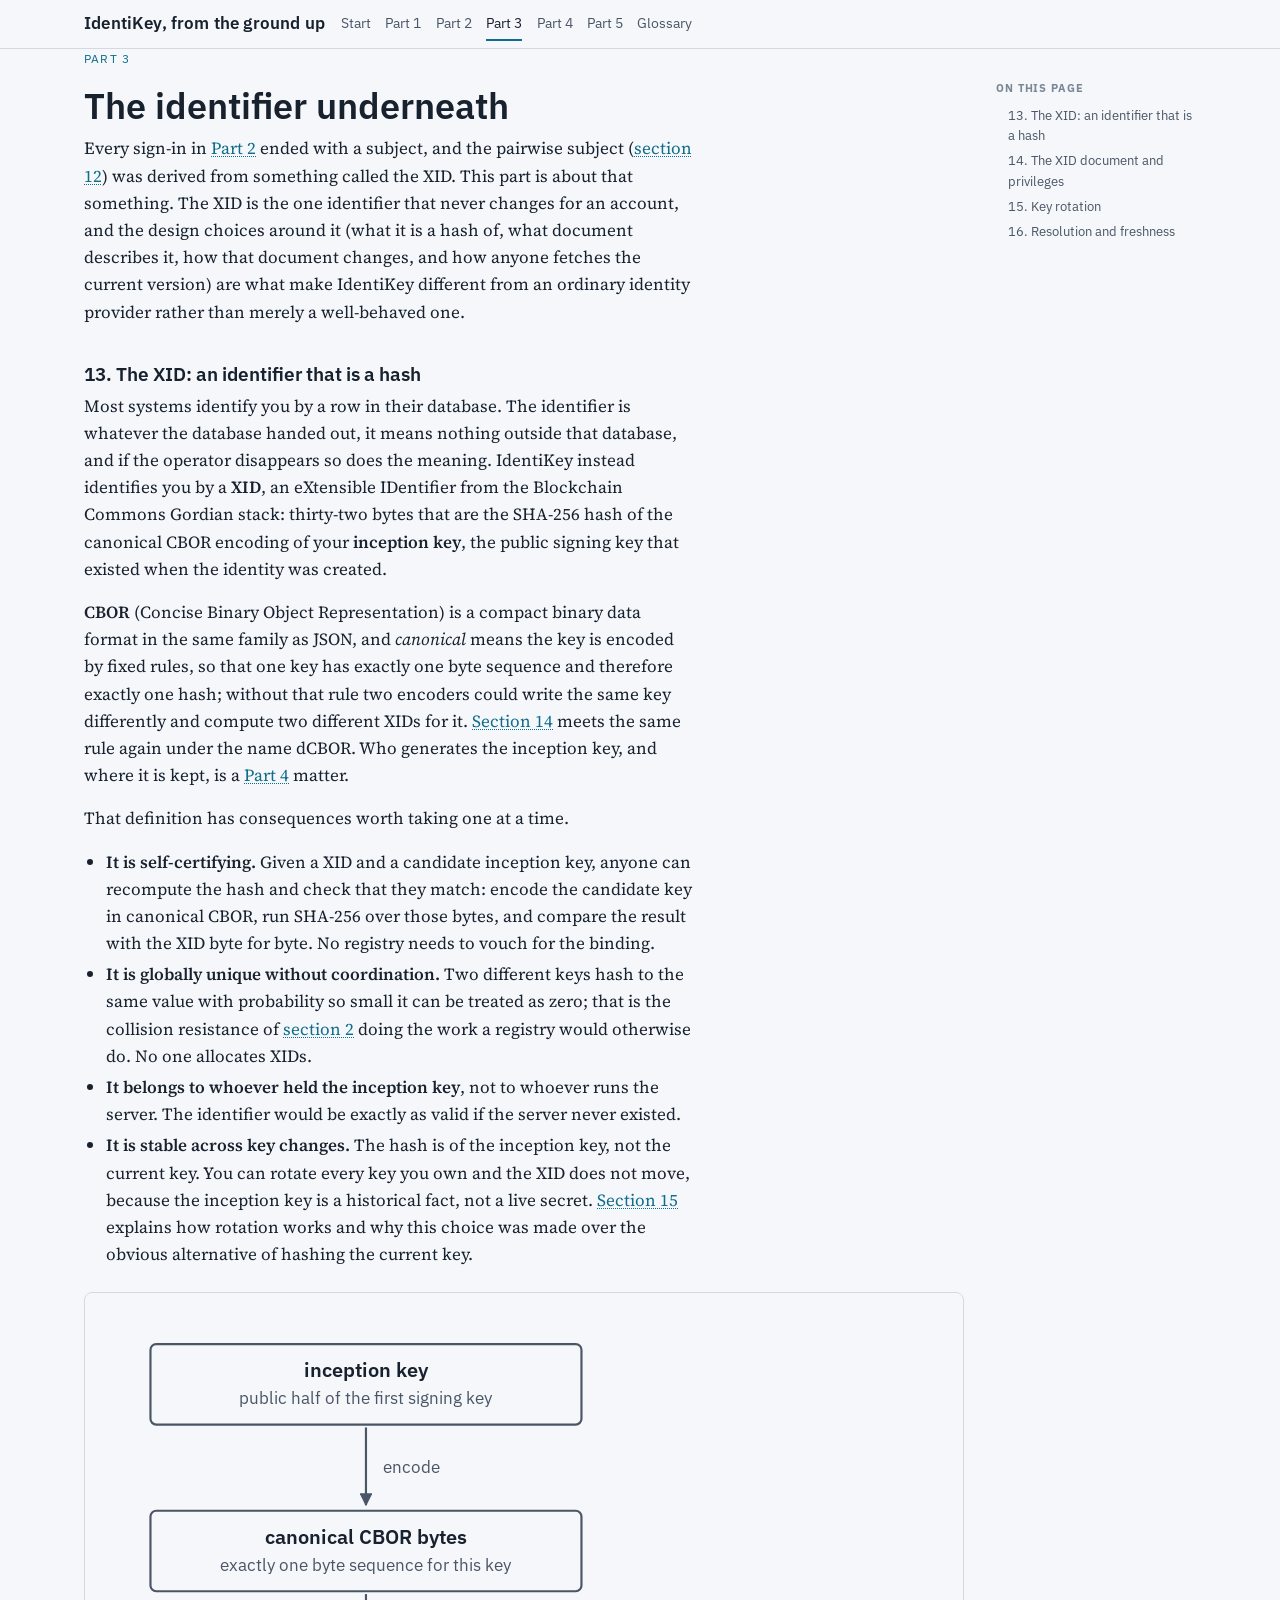
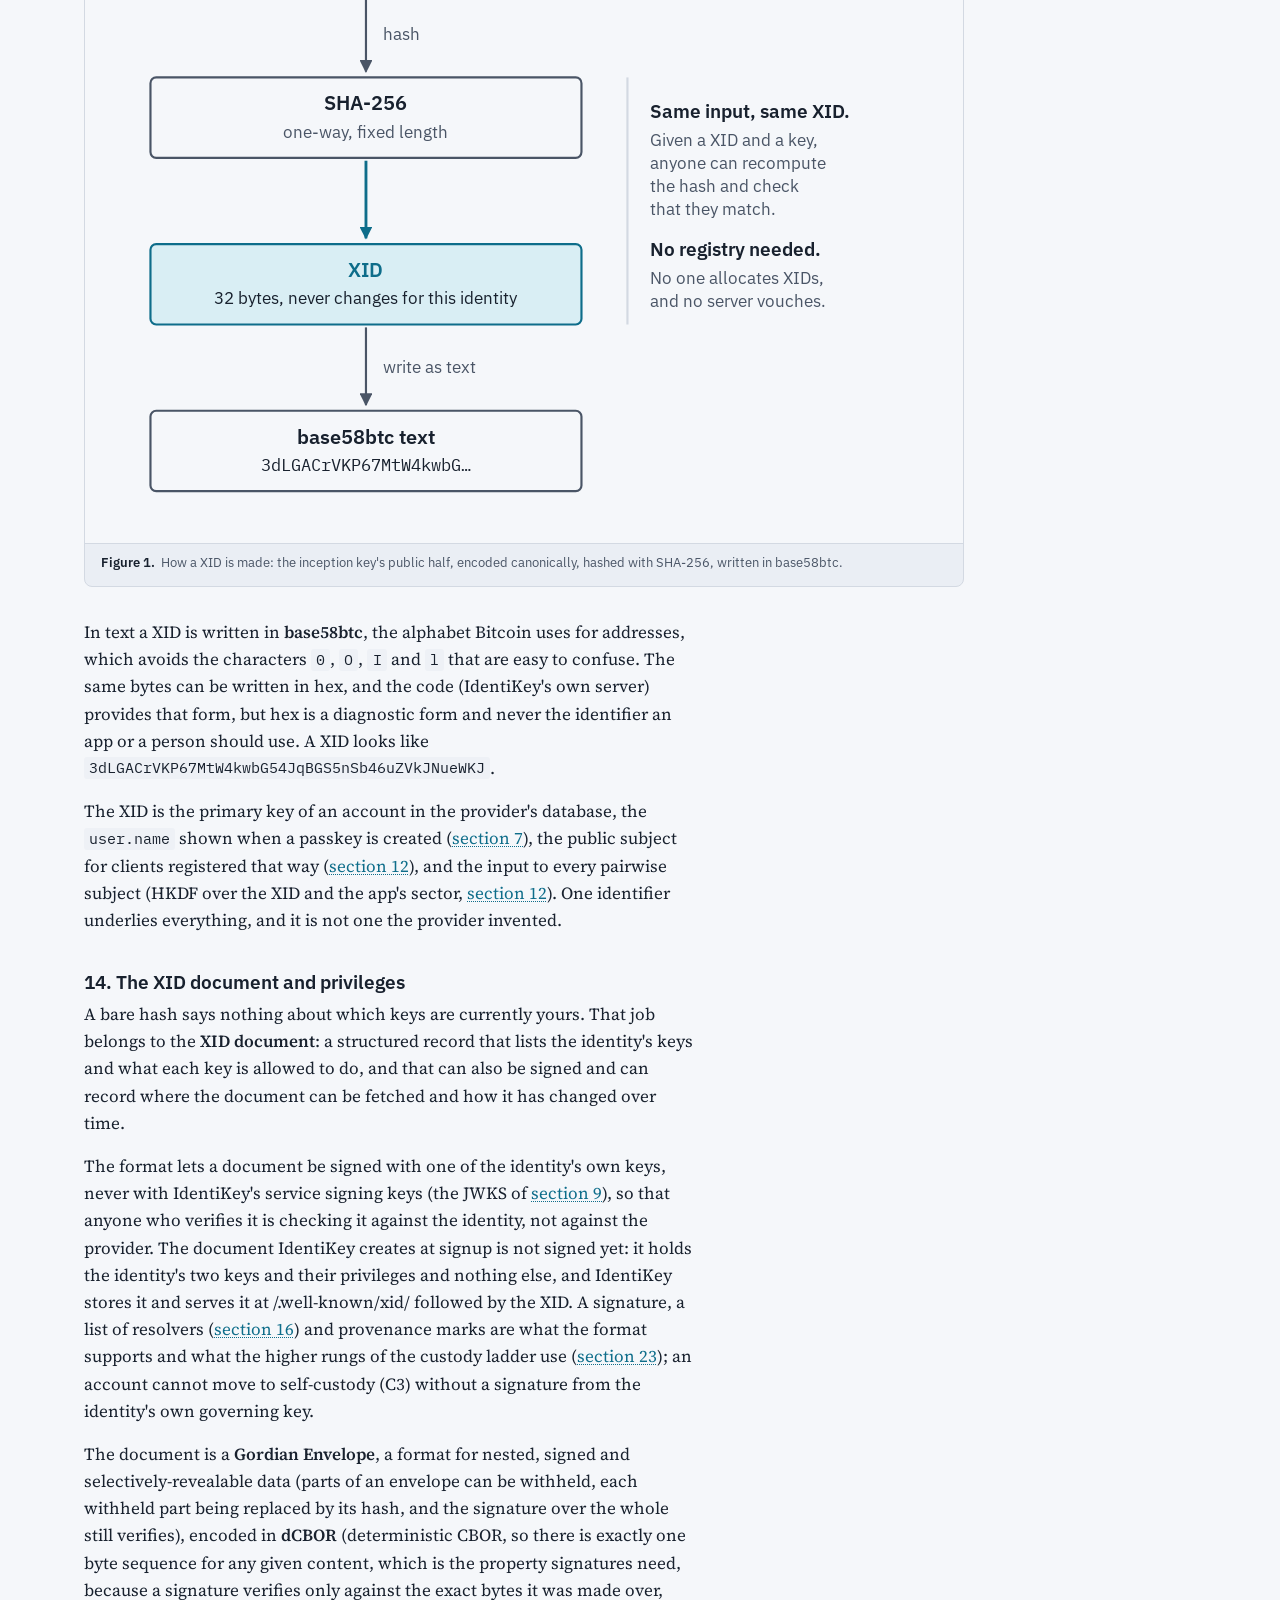
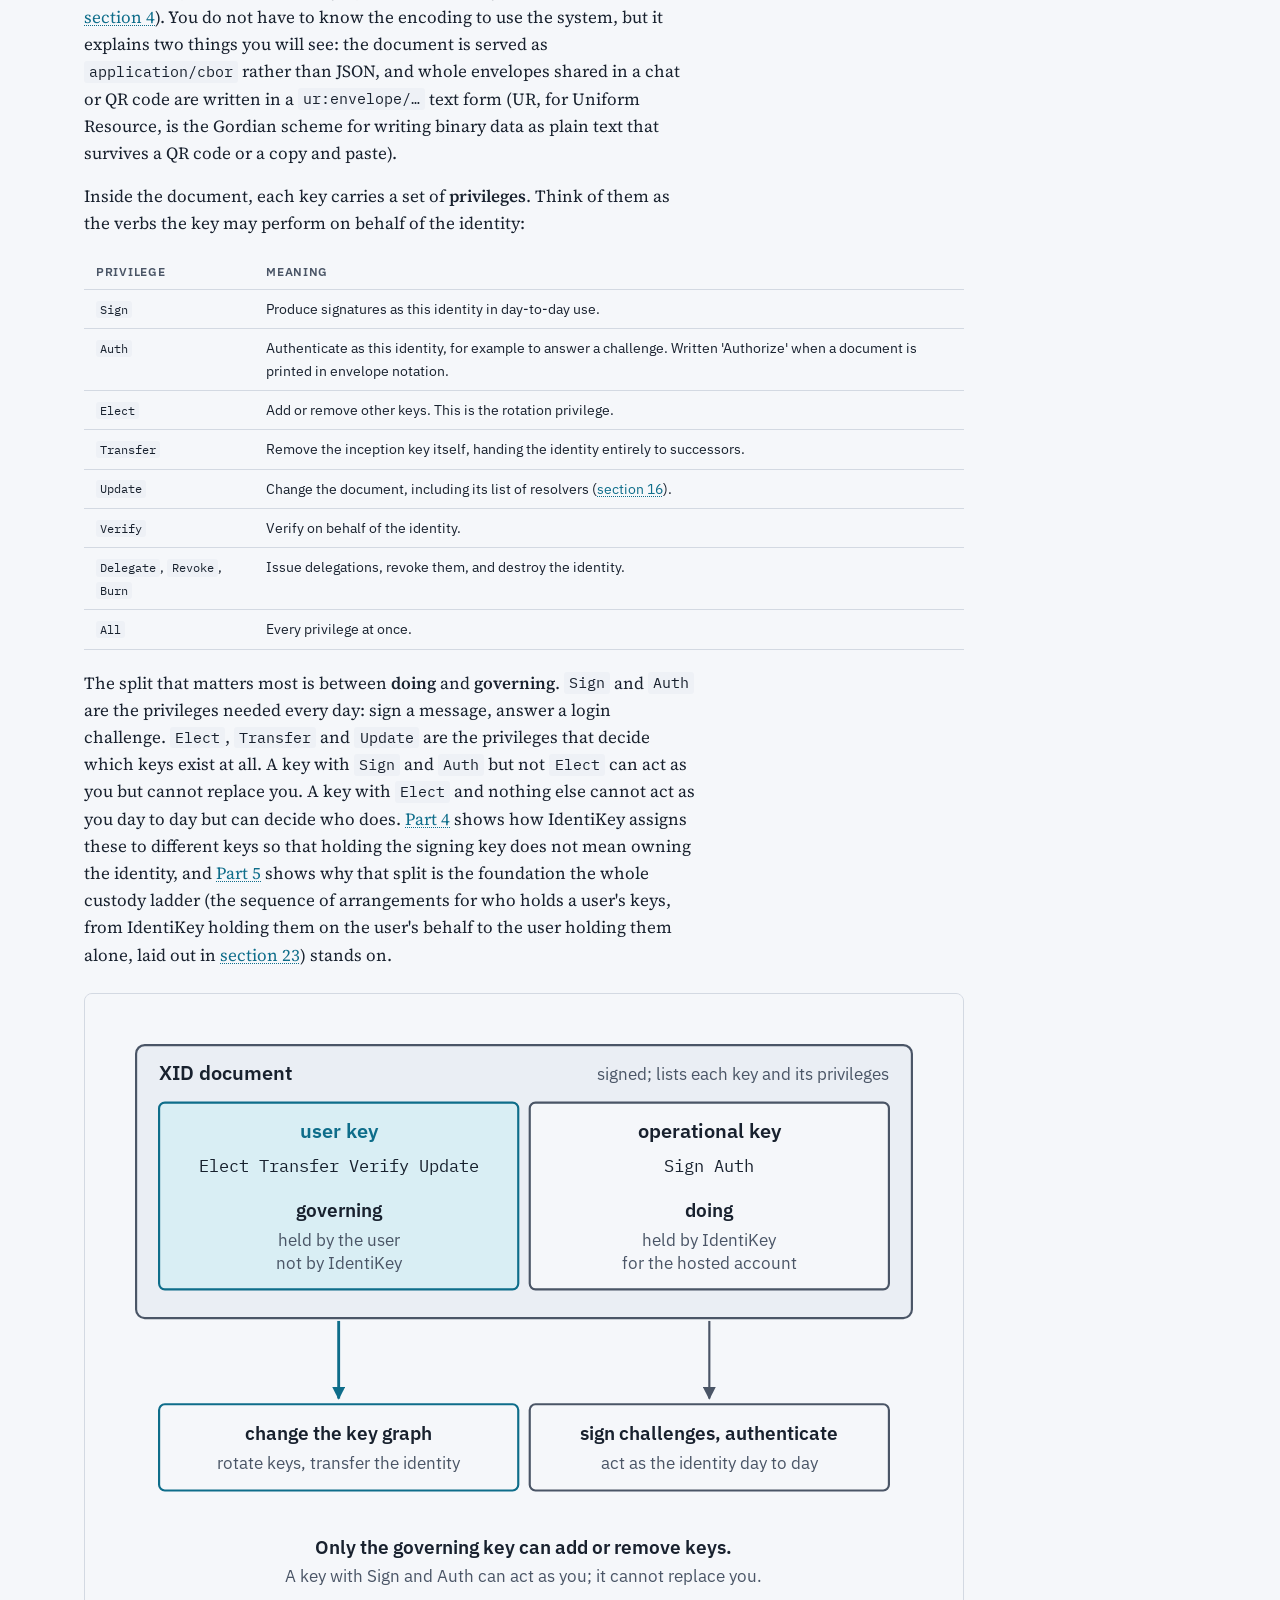
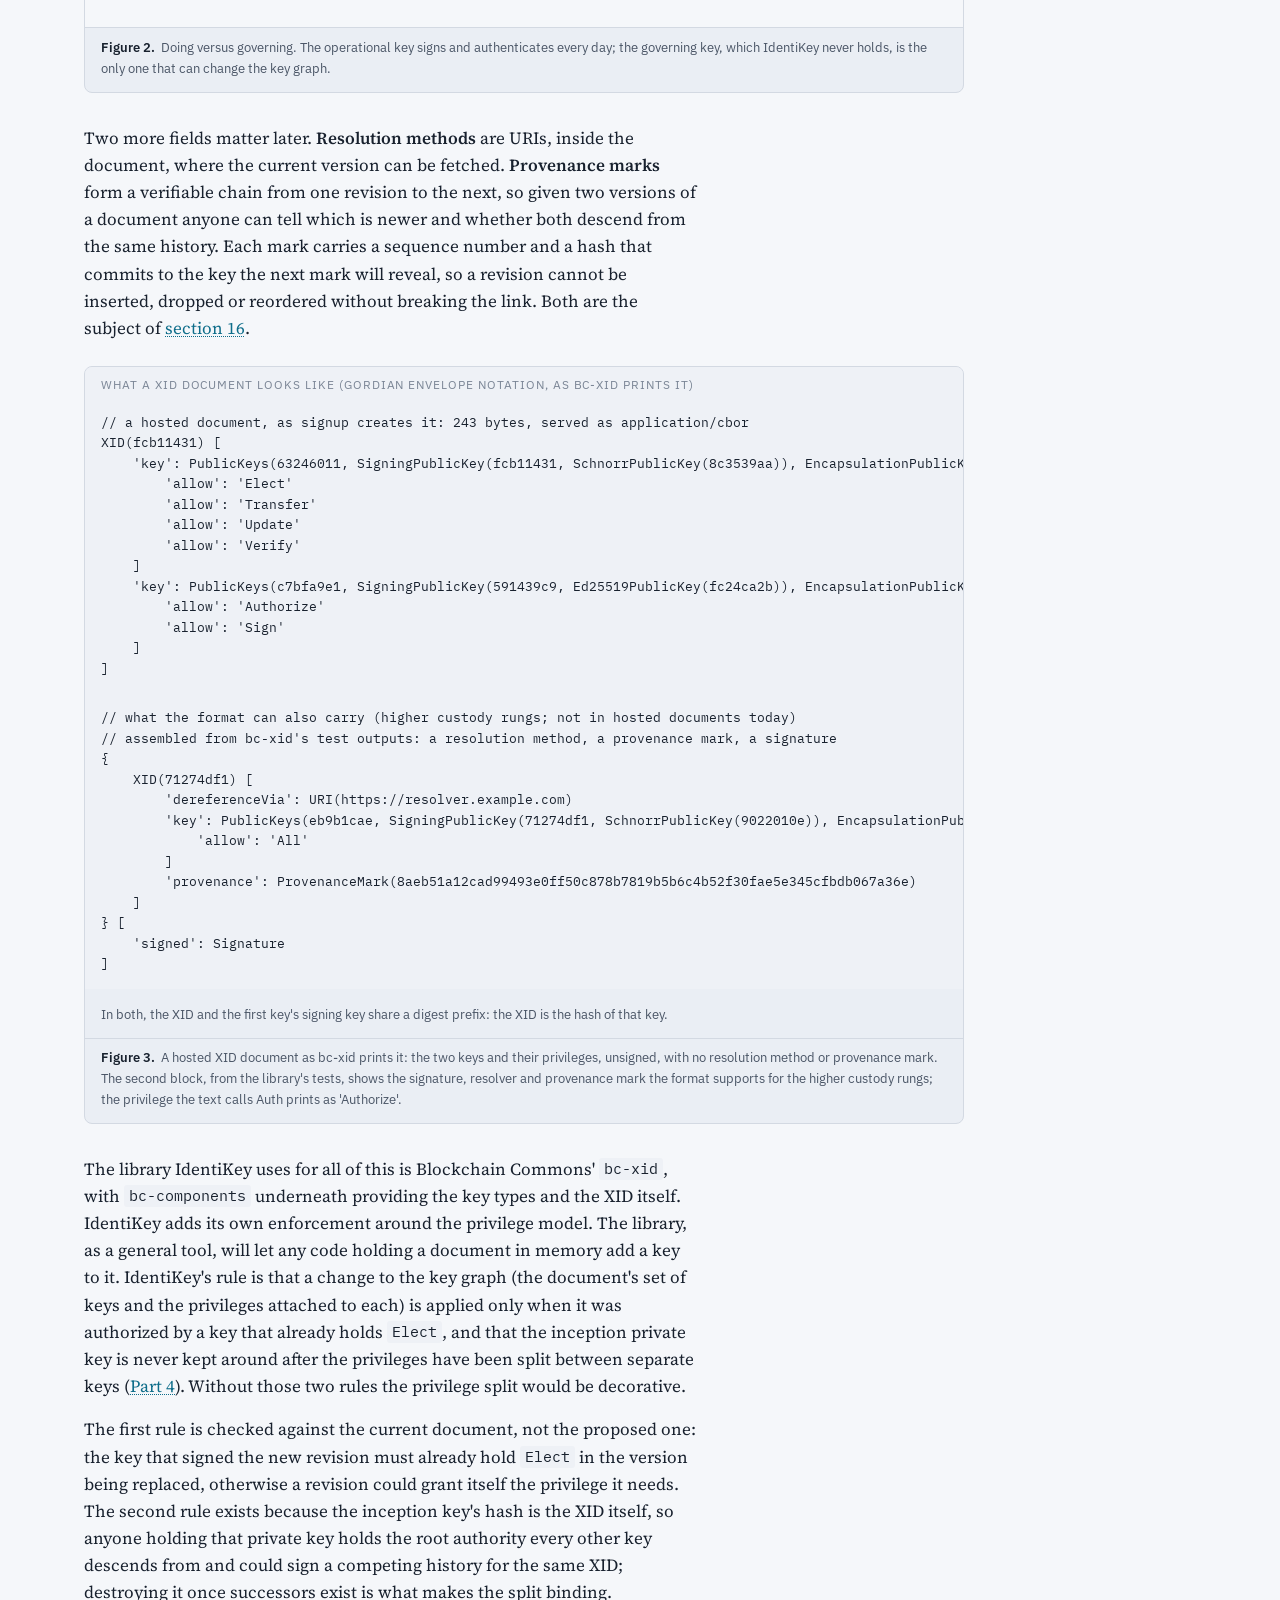
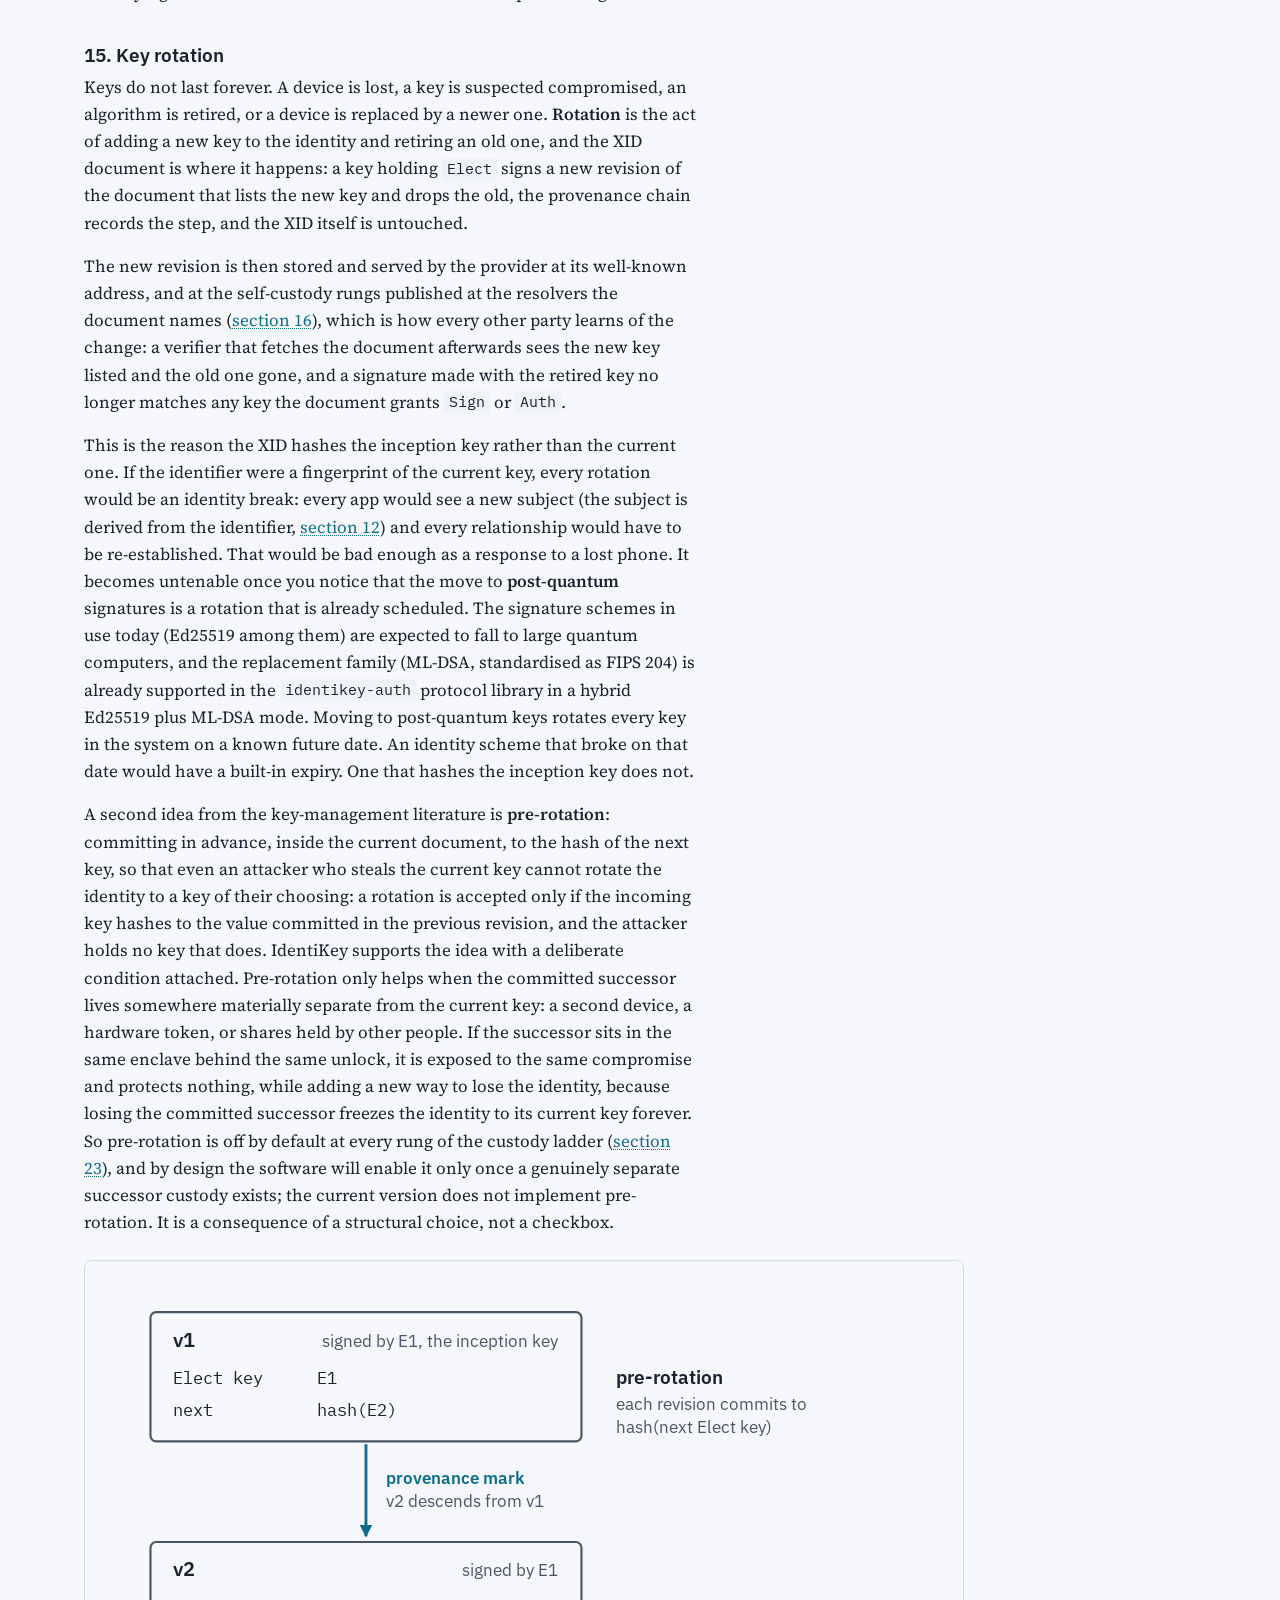
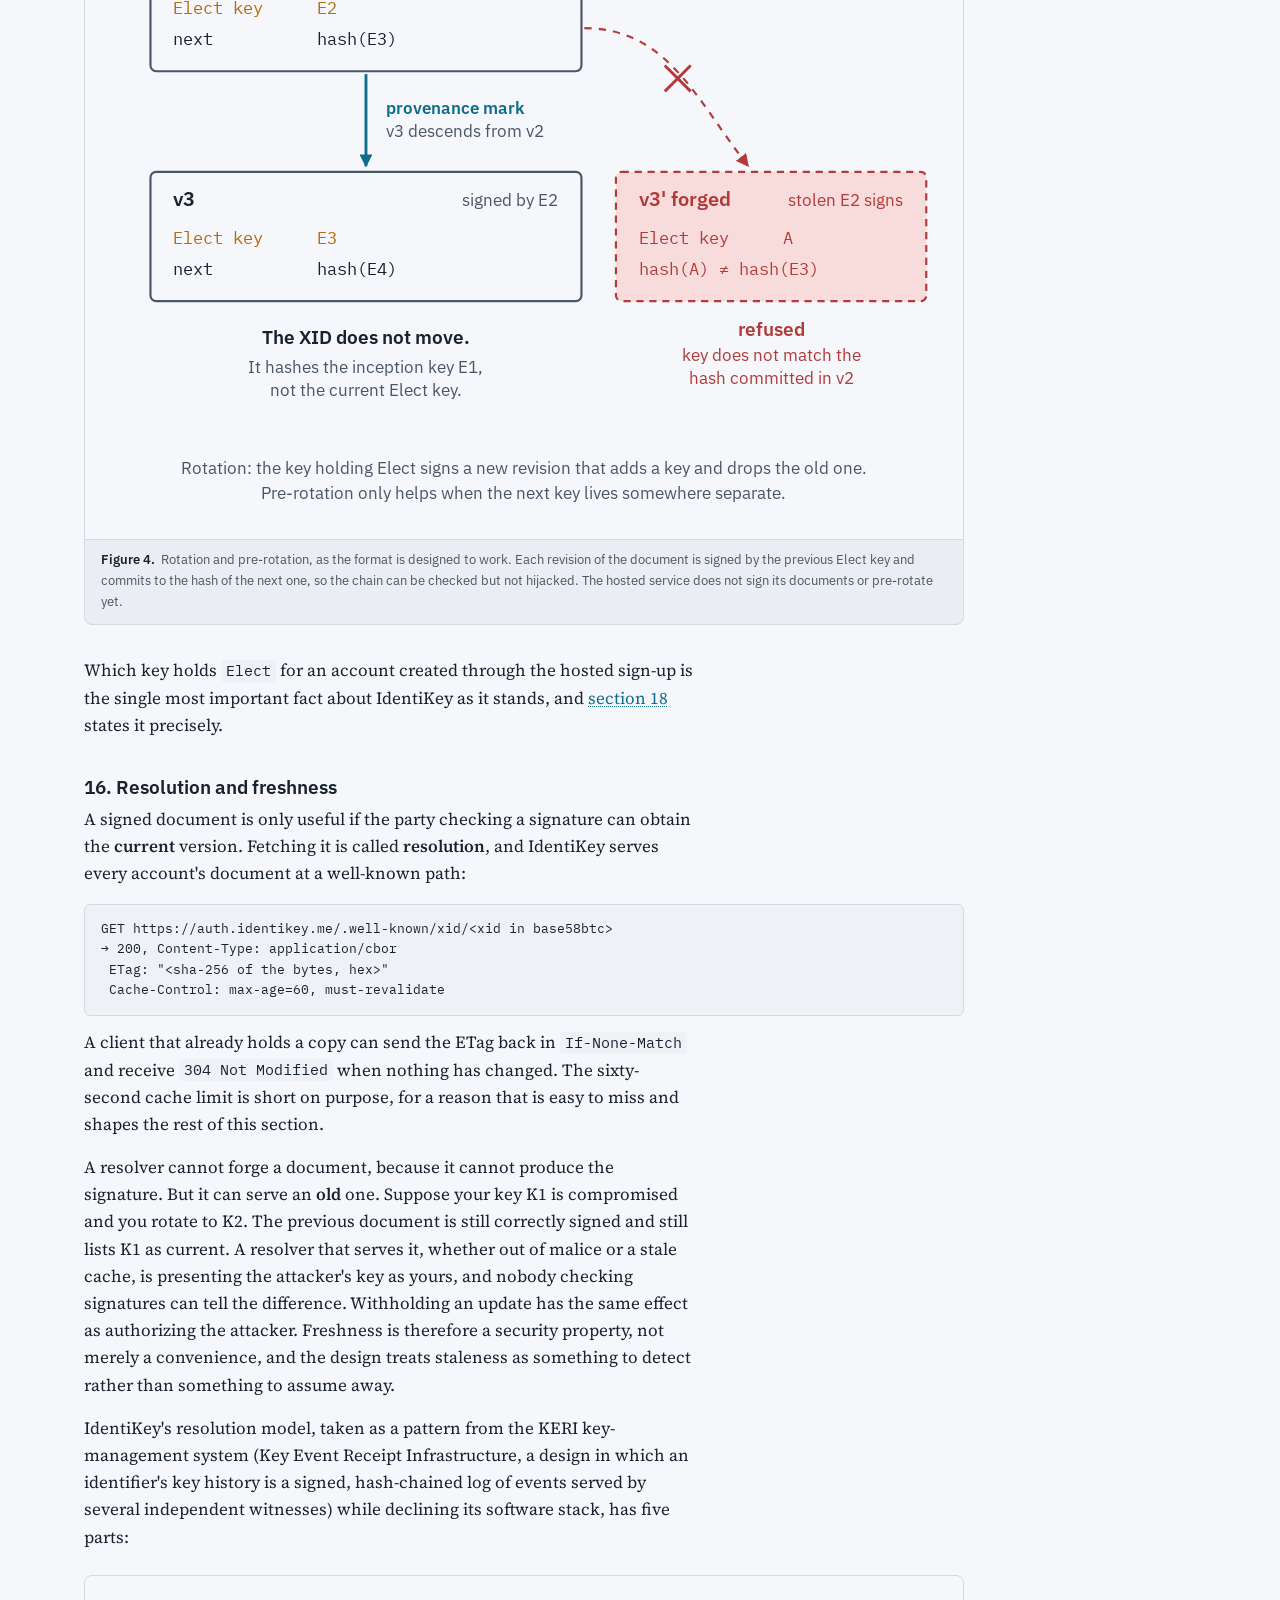
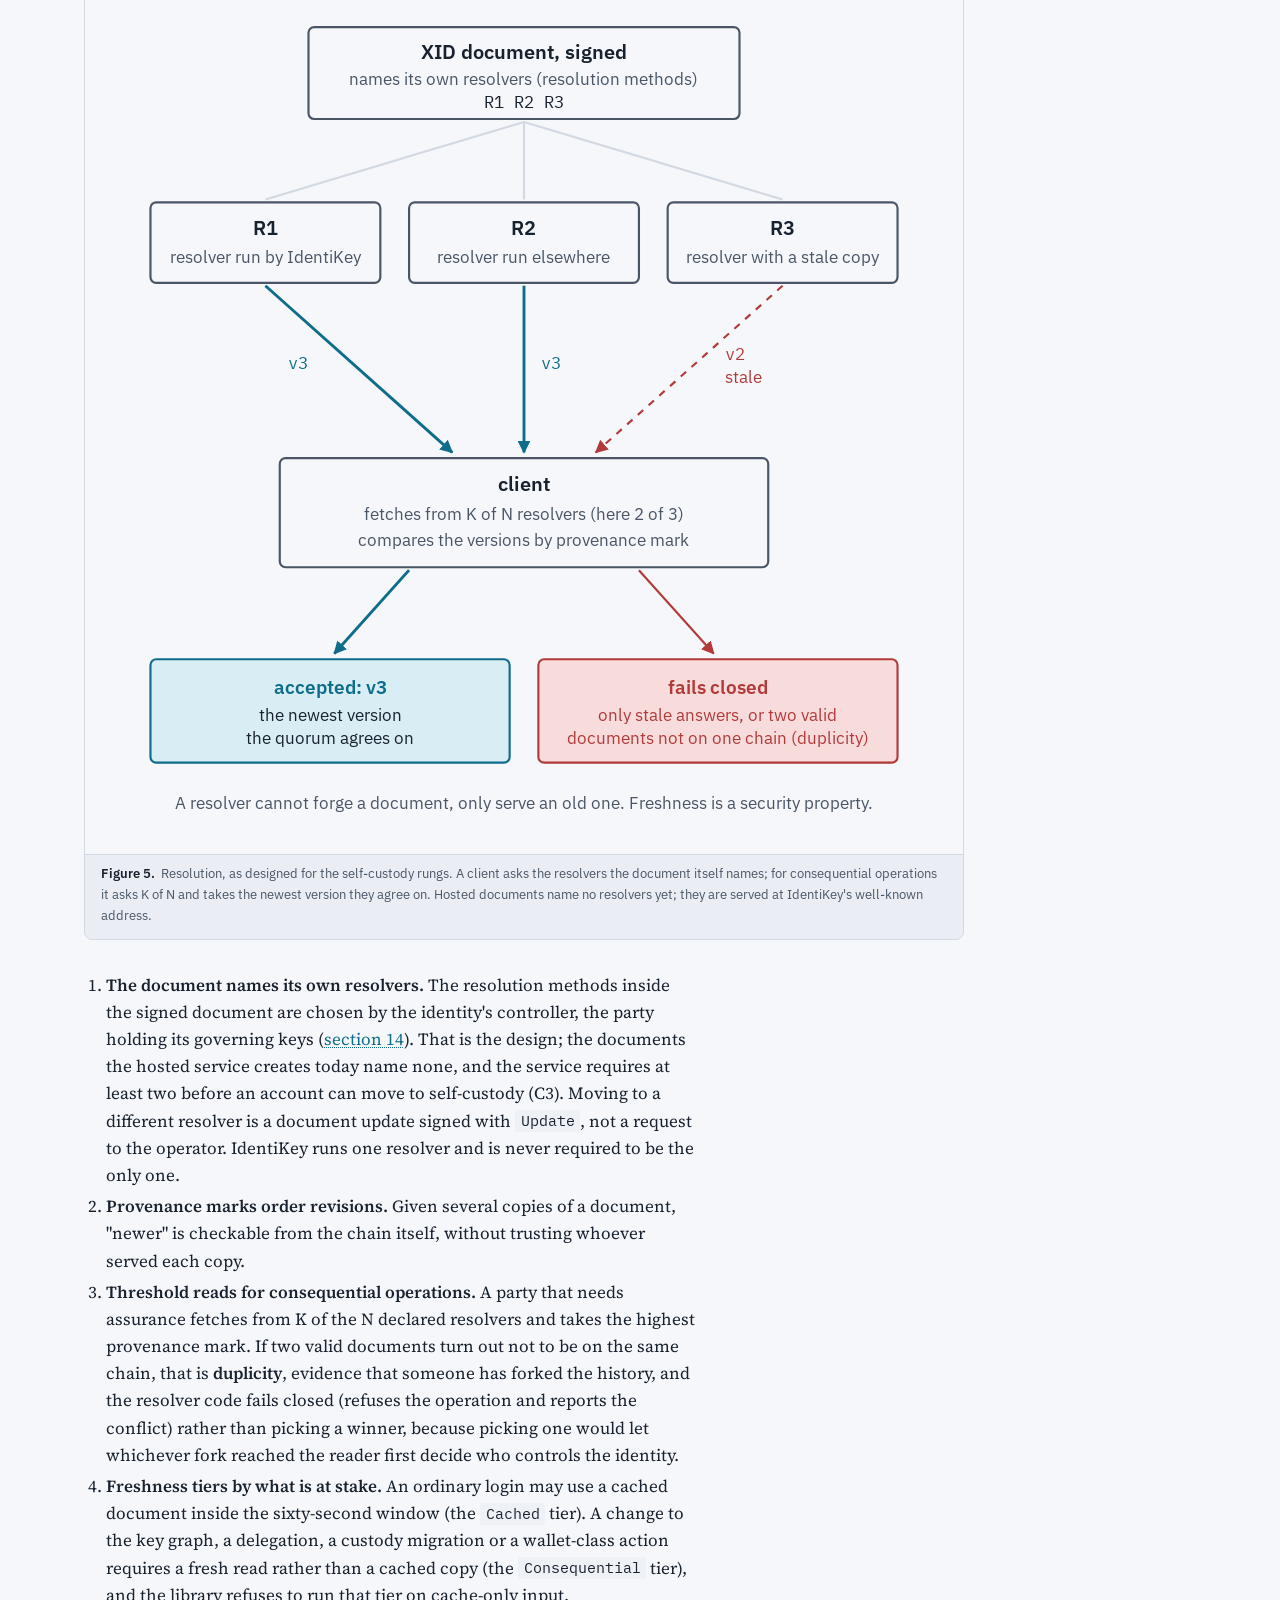
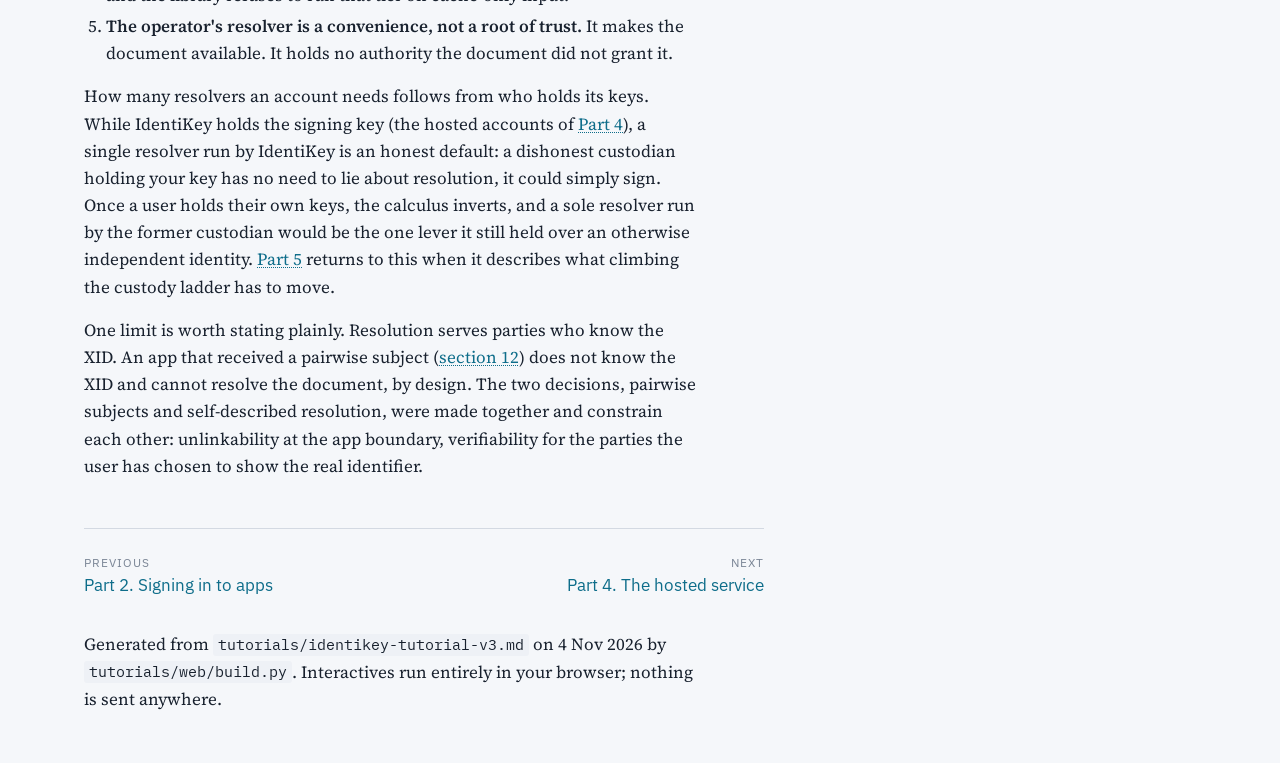
<file: part3.html>
<!doctype html>
<html lang="en">
<head>
<meta charset="utf-8">
<meta name="viewport" content="width=device-width, initial-scale=1, viewport-fit=cover">
<title>Part 3. The identifier underneath · IdentiKey tutorial</title>
<link rel="preconnect" href="https://fonts.googleapis.com">
<link rel="stylesheet" href="https://fonts.googleapis.com/css2?family=IBM+Plex+Sans:wght@400;600&family=IBM+Plex+Mono:wght@400;600&family=Source+Serif+4:ital,opsz,wght@0,8..60,400;0,8..60,600;1,8..60,400&display=swap">
<link rel="stylesheet" href="assets/style.css">
</head>
<body>
<header class="topbar"><div class="topbar-inner"><a class="brand" href="index.html"><span class="brand-long">IdentiKey, from the ground up</span><span class="brand-short">IdentiKey</span></a><nav aria-label="Parts"><a href="index.html">Start</a><a href="part1.html">Part 1</a><a href="part2.html">Part 2</a><a href="part3.html" aria-current="page">Part 3</a><a href="part4.html">Part 4</a><a href="part5.html">Part 5</a><a href="glossary.html">Glossary</a></nav></div></header>
<div class="page">
<main class="prose">
<p class="kicker">Part 3</p><h1 id="part-3-the-identifier-underneath">The identifier underneath</h1>
<p>Every sign-in in <a class="xref" href="part2.html">Part 2</a> ended with a subject, and the pairwise subject (<a class="xref" href="part2.html#s12">section 12</a>) was derived from something called the XID. This part is about that something. The XID is the one identifier that never changes for an account, and the design choices around it (what it is a hash of, what document describes it, how that document changes, and how anyone fetches the current version) are what make IdentiKey different from an ordinary identity provider rather than merely a well-behaved one.</p>
<h3 id="s13">13. The XID: an identifier that is a hash</h3>
<p>Most systems identify you by a row in their database. The identifier is whatever the database handed out, it means nothing outside that database, and if the operator disappears so does the meaning. IdentiKey instead identifies you by a <strong>XID</strong>, an eXtensible IDentifier from the Blockchain Commons Gordian stack: thirty-two bytes that are the SHA-256 hash of the canonical CBOR encoding of your <strong>inception key</strong>, the public signing key that existed when the identity was created.</p>
<p><strong>CBOR</strong> (Concise Binary Object Representation) is a compact binary data format in the same family as JSON, and <em>canonical</em> means the key is encoded by fixed rules, so that one key has exactly one byte sequence and therefore exactly one hash; without that rule two encoders could write the same key differently and compute two different XIDs for it. <a class="xref" href="part3.html#s14">Section 14</a> meets the same rule again under the name dCBOR. Who generates the inception key, and where it is kept, is a <a class="xref" href="part4.html">Part 4</a> matter.</p>
<p>That definition has consequences worth taking one at a time.</p>
<ul>
<li><strong>It is self-certifying.</strong> Given a XID and a candidate inception key, anyone can recompute the hash and check that they match: encode the candidate key in canonical CBOR, run SHA-256 over those bytes, and compare the result with the XID byte for byte. No registry needs to vouch for the binding.</li>
<li><strong>It is globally unique without coordination.</strong> Two different keys hash to the same value with probability so small it can be treated as zero; that is the collision resistance of <a class="xref" href="part1.html#s2">section 2</a> doing the work a registry would otherwise do. No one allocates XIDs.</li>
<li><strong>It belongs to whoever held the inception key</strong>, not to whoever runs the server. The identifier would be exactly as valid if the server never existed.</li>
<li><strong>It is stable across key changes.</strong> The hash is of the inception key, not the current key. You can rotate every key you own and the XID does not move, because the inception key is a historical fact, not a live secret. <a class="xref" href="part3.html#s15">Section 15</a> explains how rotation works and why this choice was made over the obvious alternative of hashing the current key.</li>
</ul>
<figure class="ik-figure is-diagram" id="fig-xid"><div class="ik-body"><div class="diagram-scroll"><svg xmlns="http://www.w3.org/2000/svg" viewBox="0 0 600 580" role="img" aria-labelledby="xid-title">
  <title id="xid-title">How a XID is made: the inception key is encoded as canonical CBOR, hashed with SHA-256 into 32 bytes, and written as base58btc text.</title>
  <defs>
    <marker id="xid-arrow-accent" viewBox="0 0 10 10" refX="9" refY="5" markerWidth="9" markerHeight="9" markerUnits="userSpaceOnUse" orient="auto-start-reverse">
      <path d="M0 0 L10 5 L0 10 z" fill="var(--accent)"/>
    </marker>
<marker id="xid-arrow-ink-2" viewBox="0 0 10 10" refX="9" refY="5" markerWidth="9" markerHeight="9" markerUnits="userSpaceOnUse" orient="auto-start-reverse">
      <path d="M0 0 L10 5 L0 10 z" fill="var(--ink-2)"/>
    </marker>
  </defs>

  <!-- 1 inception key -->
  <rect x="40" y="30" width="300" height="56" rx="4" fill="var(--paper)" stroke="var(--ink-2)" stroke-width="1.5"/>
  <text x="190" y="53" font-family="var(--font-display)" font-size="14" font-weight="600" fill="var(--ink)" text-anchor="middle">inception key</text>
  <text x="190" y="72" font-family="var(--font-display)" font-size="12" fill="var(--ink-2)" text-anchor="middle">public half of the first signing key</text>

  <line x1="190" y1="88" x2="190" y2="142" stroke="var(--ink-2)" stroke-width="1.5" marker-end="url(#xid-arrow-ink-2)"/>
  <text x="202" y="120" font-family="var(--font-display)" font-size="12" fill="var(--ink-2)">encode</text>

  <!-- 2 canonical CBOR -->
  <rect x="40" y="146" width="300" height="56" rx="4" fill="var(--paper)" stroke="var(--ink-2)" stroke-width="1.5"/>
  <text x="190" y="169" font-family="var(--font-display)" font-size="14" font-weight="600" fill="var(--ink)" text-anchor="middle">canonical CBOR bytes</text>
  <text x="190" y="188" font-family="var(--font-display)" font-size="12" fill="var(--ink-2)" text-anchor="middle">exactly one byte sequence for this key</text>

  <line x1="190" y1="204" x2="190" y2="258" stroke="var(--ink-2)" stroke-width="1.5" marker-end="url(#xid-arrow-ink-2)"/>
  <text x="202" y="236" font-family="var(--font-display)" font-size="12" fill="var(--ink-2)">hash</text>

  <!-- 3 SHA-256 -->
  <rect x="40" y="262" width="300" height="56" rx="4" fill="var(--paper)" stroke="var(--ink-2)" stroke-width="1.5"/>
  <text x="190" y="285" font-family="var(--font-display)" font-size="14" font-weight="600" fill="var(--ink)" text-anchor="middle">SHA-256</text>
  <text x="190" y="304" font-family="var(--font-display)" font-size="12" fill="var(--ink-2)" text-anchor="middle">one-way, fixed length</text>

  <line x1="190" y1="320" x2="190" y2="374" stroke="var(--accent)" stroke-width="2" marker-end="url(#xid-arrow-accent)"/>

  <!-- 4 the XID -->
  <rect x="40" y="378" width="300" height="56" rx="4" fill="var(--accent-soft)" stroke="var(--accent)" stroke-width="1.5"/>
  <text x="190" y="401" font-family="var(--font-display)" font-size="14" font-weight="600" fill="var(--accent)" text-anchor="middle">XID</text>
  <text x="190" y="420" font-family="var(--font-display)" font-size="12" fill="var(--ink)" text-anchor="middle">32 bytes, never changes for this identity</text>

  <line x1="190" y1="436" x2="190" y2="490" stroke="var(--ink-2)" stroke-width="1.5" marker-end="url(#xid-arrow-ink-2)"/>
  <text x="202" y="468" font-family="var(--font-display)" font-size="12" fill="var(--ink-2)">write as text</text>

  <!-- 5 base58btc -->
  <rect x="40" y="494" width="300" height="56" rx="4" fill="var(--paper)" stroke="var(--ink-2)" stroke-width="1.5"/>
  <text x="190" y="517" font-family="var(--font-display)" font-size="14" font-weight="600" fill="var(--ink)" text-anchor="middle">base58btc text</text>
  <text x="190" y="536" font-family="var(--font-mono)" font-size="12" fill="var(--ink)" text-anchor="middle">3dLGACrVKP67MtW4kwbG…</text>

  <!-- side note -->
  <line x1="372" y1="262" x2="372" y2="434" stroke="var(--rule)" stroke-width="1.5"/>
  <text x="388" y="290" font-family="var(--font-display)" font-size="13" font-weight="600" fill="var(--ink)">Same input, same XID.</text>
  <text x="388" y="310" font-family="var(--font-display)" font-size="12" fill="var(--ink-2)">Given a XID and a key,</text>
  <text x="388" y="326" font-family="var(--font-display)" font-size="12" fill="var(--ink-2)">anyone can recompute</text>
  <text x="388" y="342" font-family="var(--font-display)" font-size="12" fill="var(--ink-2)">the hash and check</text>
  <text x="388" y="358" font-family="var(--font-display)" font-size="12" fill="var(--ink-2)">that they match.</text>
  <text x="388" y="386" font-family="var(--font-display)" font-size="13" font-weight="600" fill="var(--ink)">No registry needed.</text>
  <text x="388" y="406" font-family="var(--font-display)" font-size="12" fill="var(--ink-2)">No one allocates XIDs,</text>
  <text x="388" y="422" font-family="var(--font-display)" font-size="12" fill="var(--ink-2)">and no server vouches.</text>
</svg>
</div></div><figcaption>How a XID is made: the inception key's public half, encoded canonically, hashed with SHA-256, written in base58btc.</figcaption></figure>

<p>In text a XID is written in <strong>base58btc</strong>, the alphabet Bitcoin uses for addresses, which avoids the characters <code>0</code>, <code>O</code>, <code>I</code> and <code>l</code> that are easy to confuse. The same bytes can be written in hex, and the code (IdentiKey's own server) provides that form, but hex is a diagnostic form and never the identifier an app or a person should use. A XID looks like <code>3dLGACrVKP67MtW4kwbG54JqBGS5nSb46uZVkJNueWKJ</code>.</p>
<p>The XID is the primary key of an account in the provider's database, the <code>user.name</code> shown when a passkey is created (<a class="xref" href="part1.html#s7">section 7</a>), the public subject for clients registered that way (<a class="xref" href="part2.html#s12">section 12</a>), and the input to every pairwise subject (HKDF over the XID and the app's sector, <a class="xref" href="part2.html#s12">section 12</a>). One identifier underlies everything, and it is not one the provider invented.</p>
<h3 id="s14">14. The XID document and privileges</h3>
<p>A bare hash says nothing about which keys are currently yours. That job belongs to the <strong>XID document</strong>: a structured record that lists the identity's keys and what each key is allowed to do, and that can also be signed and can record where the document can be fetched and how it has changed over time.</p>
<p>The format lets a document be signed with one of the identity's own keys, never with IdentiKey's service signing keys (the JWKS of <a class="xref" href="part2.html#s9">section 9</a>), so that anyone who verifies it is checking it against the identity, not against the provider. The document IdentiKey creates at signup is not signed yet: it holds the identity's two keys and their privileges and nothing else, and IdentiKey stores it and serves it at /.well-known/xid/ followed by the XID. A signature, a list of resolvers (<a class="xref" href="part3.html#s16">section 16</a>) and provenance marks are what the format supports and what the higher rungs of the custody ladder use (<a class="xref" href="part5.html#s23">section 23</a>); an account cannot move to self-custody (C3) without a signature from the identity's own governing key.</p>
<p>The document is a <strong>Gordian Envelope</strong>, a format for nested, signed and selectively-revealable data (parts of an envelope can be withheld, each withheld part being replaced by its hash, and the signature over the whole still verifies), encoded in <strong>dCBOR</strong> (deterministic CBOR, so there is exactly one byte sequence for any given content, which is the property signatures need, because a signature verifies only against the exact bytes it was made over, <a class="xref" href="part1.html#s4">section 4</a>). You do not have to know the encoding to use the system, but it explains two things you will see: the document is served as <code>application/cbor</code> rather than JSON, and whole envelopes shared in a chat or QR code are written in a <code>ur:envelope/…</code> text form (UR, for Uniform Resource, is the Gordian scheme for writing binary data as plain text that survives a QR code or a copy and paste).</p>
<p>Inside the document, each key carries a set of <strong>privileges</strong>. Think of them as the verbs the key may perform on behalf of the identity:</p>
<div class="table-wrap"><table>
<thead>
<tr>
<th>Privilege</th>
<th>Meaning</th>
</tr>
</thead>
<tbody>
<tr>
<td><code>Sign</code></td>
<td>Produce signatures as this identity in day-to-day use.</td>
</tr>
<tr>
<td><code>Auth</code></td>
<td>Authenticate as this identity, for example to answer a challenge. Written 'Authorize' when a document is printed in envelope notation.</td>
</tr>
<tr>
<td><code>Elect</code></td>
<td>Add or remove other keys. This is the rotation privilege.</td>
</tr>
<tr>
<td><code>Transfer</code></td>
<td>Remove the inception key itself, handing the identity entirely to successors.</td>
</tr>
<tr>
<td><code>Update</code></td>
<td>Change the document, including its list of resolvers (<a class="xref" href="part3.html#s16">section 16</a>).</td>
</tr>
<tr>
<td><code>Verify</code></td>
<td>Verify on behalf of the identity.</td>
</tr>
<tr>
<td><code>Delegate</code>, <code>Revoke</code>, <code>Burn</code></td>
<td>Issue delegations, revoke them, and destroy the identity.</td>
</tr>
<tr>
<td><code>All</code></td>
<td>Every privilege at once.</td>
</tr>
</tbody>
</table></div>
<p>The split that matters most is between <strong>doing</strong> and <strong>governing</strong>. <code>Sign</code> and <code>Auth</code> are the privileges needed every day: sign a message, answer a login challenge. <code>Elect</code>, <code>Transfer</code> and <code>Update</code> are the privileges that decide which keys exist at all. A key with <code>Sign</code> and <code>Auth</code> but not <code>Elect</code> can act as you but cannot replace you. A key with <code>Elect</code> and nothing else cannot act as you day to day but can decide who does. <a class="xref" href="part4.html">Part 4</a> shows how IdentiKey assigns these to different keys so that holding the signing key does not mean owning the identity, and <a class="xref" href="part5.html">Part 5</a> shows why that split is the foundation the whole custody ladder (the sequence of arrangements for who holds a user's keys, from IdentiKey holding them on the user's behalf to the user holding them alone, laid out in <a class="xref" href="part5.html#s23">section 23</a>) stands on.</p>
<figure class="ik-figure is-diagram" id="fig-privileges"><div class="ik-body"><div class="diagram-scroll"><svg xmlns="http://www.w3.org/2000/svg" viewBox="0 0 600 430" role="img" aria-labelledby="priv-title">
  <title id="priv-title">Doing versus governing: the XID document lists a user key with Elect, Transfer, Verify and Update, which governs the key graph, and an operational key with Sign and Auth, which does the daily work.</title>
  <defs>
    <marker id="priv-arrow-accent" viewBox="0 0 10 10" refX="9" refY="5" markerWidth="9" markerHeight="9" markerUnits="userSpaceOnUse" orient="auto-start-reverse">
      <path d="M0 0 L10 5 L0 10 z" fill="var(--accent)"/>
    </marker>
<marker id="priv-arrow-ink-2" viewBox="0 0 10 10" refX="9" refY="5" markerWidth="9" markerHeight="9" markerUnits="userSpaceOnUse" orient="auto-start-reverse">
      <path d="M0 0 L10 5 L0 10 z" fill="var(--ink-2)"/>
    </marker>
  </defs>

  <!-- the XID document -->
  <rect x="30" y="30" width="540" height="190" rx="6" fill="var(--paper-2)" stroke="var(--ink-2)" stroke-width="1.5"/>
  <text x="46" y="54" font-family="var(--font-display)" font-size="14" font-weight="600" fill="var(--ink)">XID document</text>
  <text x="554" y="54" font-family="var(--font-display)" font-size="12" fill="var(--ink-2)" text-anchor="end">signed; lists each key and its privileges</text>

  <!-- user key: governing -->
  <rect x="46" y="70" width="250" height="130" rx="4" fill="var(--accent-soft)" stroke="var(--accent)" stroke-width="1.5"/>
  <text x="171" y="95" font-family="var(--font-display)" font-size="14" font-weight="600" fill="var(--accent)" text-anchor="middle">user key</text>
  <text x="171" y="118" font-family="var(--font-mono)" font-size="12" fill="var(--ink)" text-anchor="middle">Elect Transfer Verify Update</text>
  <text x="171" y="150" font-family="var(--font-display)" font-size="13" font-weight="600" fill="var(--ink)" text-anchor="middle">governing</text>
  <text x="171" y="170" font-family="var(--font-display)" font-size="12" fill="var(--ink-2)" text-anchor="middle">held by the user</text>
  <text x="171" y="186" font-family="var(--font-display)" font-size="12" fill="var(--ink-2)" text-anchor="middle">not by IdentiKey</text>

  <!-- operational key: doing -->
  <rect x="304" y="70" width="250" height="130" rx="4" fill="var(--paper)" stroke="var(--ink-2)" stroke-width="1.5"/>
  <text x="429" y="95" font-family="var(--font-display)" font-size="14" font-weight="600" fill="var(--ink)" text-anchor="middle">operational key</text>
  <text x="429" y="118" font-family="var(--font-mono)" font-size="12" fill="var(--ink)" text-anchor="middle">Sign Auth</text>
  <text x="429" y="150" font-family="var(--font-display)" font-size="13" font-weight="600" fill="var(--ink)" text-anchor="middle">doing</text>
  <text x="429" y="170" font-family="var(--font-display)" font-size="12" fill="var(--ink-2)" text-anchor="middle">held by IdentiKey</text>
  <text x="429" y="186" font-family="var(--font-display)" font-size="12" fill="var(--ink-2)" text-anchor="middle">for the hosted account</text>

  <!-- what each key may do -->
  <line x1="171" y1="222" x2="171" y2="276" stroke="var(--accent)" stroke-width="2" marker-end="url(#priv-arrow-accent)"/>
  <rect x="46" y="280" width="250" height="60" rx="4" fill="var(--paper)" stroke="var(--accent)" stroke-width="1.5"/>
  <text x="171" y="305" font-family="var(--font-display)" font-size="13" font-weight="600" fill="var(--ink)" text-anchor="middle">change the key graph</text>
  <text x="171" y="325" font-family="var(--font-display)" font-size="12" fill="var(--ink-2)" text-anchor="middle">rotate keys, transfer the identity</text>

  <line x1="429" y1="222" x2="429" y2="276" stroke="var(--ink-2)" stroke-width="1.5" marker-end="url(#priv-arrow-ink-2)"/>
  <rect x="304" y="280" width="250" height="60" rx="4" fill="var(--paper)" stroke="var(--ink-2)" stroke-width="1.5"/>
  <text x="429" y="305" font-family="var(--font-display)" font-size="13" font-weight="600" fill="var(--ink)" text-anchor="middle">sign challenges, authenticate</text>
  <text x="429" y="325" font-family="var(--font-display)" font-size="12" fill="var(--ink-2)" text-anchor="middle">act as the identity day to day</text>

  <!-- note -->
  <text x="300" y="384" font-family="var(--font-display)" font-size="13" font-weight="600" fill="var(--ink)" text-anchor="middle">Only the governing key can add or remove keys.</text>
  <text x="300" y="404" font-family="var(--font-display)" font-size="12" fill="var(--ink-2)" text-anchor="middle">A key with Sign and Auth can act as you; it cannot replace you.</text>
</svg>
</div></div><figcaption>Doing versus governing. The operational key signs and authenticates every day; the governing key, which IdentiKey never holds, is the only one that can change the key graph.</figcaption></figure>

<p>Two more fields matter later. <strong>Resolution methods</strong> are URIs, inside the document, where the current version can be fetched. <strong>Provenance marks</strong> form a verifiable chain from one revision to the next, so given two versions of a document anyone can tell which is newer and whether both descend from the same history. Each mark carries a sequence number and a hash that commits to the key the next mark will reveal, so a revision cannot be inserted, dropped or reordered without breaking the link. Both are the subject of <a class="xref" href="part3.html#s16">section 16</a>.</p>
<figure class="ik-figure is-example" id="fig-xid-doc"><div class="ik-body"><div class="ex-title">What a XID document looks like (Gordian Envelope notation, as bc-xid prints it)</div><pre><code class="language-text">// a hosted document, as signup creates it: 243 bytes, served as application/cbor
XID(fcb11431) [
    'key': PublicKeys(63246011, SigningPublicKey(fcb11431, SchnorrPublicKey(8c3539aa)), EncapsulationPublicKey(12653aee, X25519PublicKey(12653aee))) [
        'allow': 'Elect'
        'allow': 'Transfer'
        'allow': 'Update'
        'allow': 'Verify'
    ]
    'key': PublicKeys(c7bfa9e1, SigningPublicKey(591439c9, Ed25519PublicKey(fc24ca2b)), EncapsulationPublicKey(36f4d5e4, X25519PublicKey(36f4d5e4))) [
        'allow': 'Authorize'
        'allow': 'Sign'
    ]
]
</code></pre>
<pre><code class="language-text">// what the format can also carry (higher custody rungs; not in hosted documents today)
// assembled from bc-xid's test outputs: a resolution method, a provenance mark, a signature
{
    XID(71274df1) [
        'dereferenceVia': URI(https://resolver.example.com)
        'key': PublicKeys(eb9b1cae, SigningPublicKey(71274df1, SchnorrPublicKey(9022010e)), EncapsulationPublicKey(b4f7059a, X25519PublicKey(b4f7059a))) [
            'allow': 'All'
        ]
        'provenance': ProvenanceMark(8aeb51a12cad99493e0ff50c878b7819b5b6c4b52f30fae5e345cfbdb067a36e)
    ]
} [
    'signed': Signature
]
</code></pre>
<p class="ik-note" style="padding:0.5rem 1rem 0.75rem">In both, the XID and the first key's signing key share a digest prefix: the XID is the hash of that key.</p></div><figcaption>A hosted XID document as bc-xid prints it: the two keys and their privileges, unsigned, with no resolution method or provenance mark. The second block, from the library's tests, shows the signature, resolver and provenance mark the format supports for the higher custody rungs; the privilege the text calls Auth prints as 'Authorize'.</figcaption></figure>

<p>The library IdentiKey uses for all of this is Blockchain Commons' <code>bc-xid</code>, with <code>bc-components</code> underneath providing the key types and the XID itself. IdentiKey adds its own enforcement around the privilege model. The library, as a general tool, will let any code holding a document in memory add a key to it. IdentiKey's rule is that a change to the key graph (the document's set of keys and the privileges attached to each) is applied only when it was authorized by a key that already holds <code>Elect</code>, and that the inception private key is never kept around after the privileges have been split between separate keys (<a class="xref" href="part4.html">Part 4</a>). Without those two rules the privilege split would be decorative.</p>
<p>The first rule is checked against the current document, not the proposed one: the key that signed the new revision must already hold <code>Elect</code> in the version being replaced, otherwise a revision could grant itself the privilege it needs. The second rule exists because the inception key's hash is the XID itself, so anyone holding that private key holds the root authority every other key descends from and could sign a competing history for the same XID; destroying it once successors exist is what makes the split binding.</p>
<h3 id="s15">15. Key rotation</h3>
<p>Keys do not last forever. A device is lost, a key is suspected compromised, an algorithm is retired, or a device is replaced by a newer one. <strong>Rotation</strong> is the act of adding a new key to the identity and retiring an old one, and the XID document is where it happens: a key holding <code>Elect</code> signs a new revision of the document that lists the new key and drops the old, the provenance chain records the step, and the XID itself is untouched.</p>
<p>The new revision is then stored and served by the provider at its well-known address, and at the self-custody rungs published at the resolvers the document names (<a class="xref" href="part3.html#s16">section 16</a>), which is how every other party learns of the change: a verifier that fetches the document afterwards sees the new key listed and the old one gone, and a signature made with the retired key no longer matches any key the document grants <code>Sign</code> or <code>Auth</code>.</p>
<p>This is the reason the XID hashes the inception key rather than the current one. If the identifier were a fingerprint of the current key, every rotation would be an identity break: every app would see a new subject (the subject is derived from the identifier, <a class="xref" href="part2.html#s12">section 12</a>) and every relationship would have to be re-established. That would be bad enough as a response to a lost phone. It becomes untenable once you notice that the move to <strong>post-quantum</strong> signatures is a rotation that is already scheduled. The signature schemes in use today (Ed25519 among them) are expected to fall to large quantum computers, and the replacement family (ML-DSA, standardised as FIPS 204) is already supported in the <code>identikey-auth</code> protocol library in a hybrid Ed25519 plus ML-DSA mode. Moving to post-quantum keys rotates every key in the system on a known future date. An identity scheme that broke on that date would have a built-in expiry. One that hashes the inception key does not.</p>
<p>A second idea from the key-management literature is <strong>pre-rotation</strong>: committing in advance, inside the current document, to the hash of the next key, so that even an attacker who steals the current key cannot rotate the identity to a key of their choosing: a rotation is accepted only if the incoming key hashes to the value committed in the previous revision, and the attacker holds no key that does. IdentiKey supports the idea with a deliberate condition attached. Pre-rotation only helps when the committed successor lives somewhere materially separate from the current key: a second device, a hardware token, or shares held by other people. If the successor sits in the same enclave behind the same unlock, it is exposed to the same compromise and protects nothing, while adding a new way to lose the identity, because losing the committed successor freezes the identity to its current key forever. So pre-rotation is off by default at every rung of the custody ladder (<a class="xref" href="part5.html#s23">section 23</a>), and by design the software will enable it only once a genuinely separate successor custody exists; the current version does not implement pre-rotation. It is a consequence of a structural choice, not a checkbox.</p>
<figure class="ik-figure is-diagram" id="fig-rotation"><div class="ik-body"><div class="diagram-scroll"><svg xmlns="http://www.w3.org/2000/svg" viewBox="0 0 600 600" role="img" aria-labelledby="rot-title">
  <title id="rot-title">Rotation and pre-rotation: each document revision is signed by the previous Elect key and commits to the hash of the next one, so a forged revision whose key does not match the committed hash is refused.</title>
  <defs>
    <marker id="rot-arrow-accent" viewBox="0 0 10 10" refX="9" refY="5" markerWidth="9" markerHeight="9" markerUnits="userSpaceOnUse" orient="auto-start-reverse">
      <path d="M0 0 L10 5 L0 10 z" fill="var(--accent)"/>
    </marker>
<marker id="rot-arrow-bad" viewBox="0 0 10 10" refX="9" refY="5" markerWidth="9" markerHeight="9" markerUnits="userSpaceOnUse" orient="auto-start-reverse">
      <path d="M0 0 L10 5 L0 10 z" fill="var(--bad)"/>
    </marker>
  </defs>

  <!-- v1 -->
  <rect x="40" y="30" width="300" height="90" rx="4" fill="var(--paper)" stroke="var(--ink-2)" stroke-width="1.5"/>
  <text x="56" y="54" font-family="var(--font-display)" font-size="14" font-weight="600" fill="var(--ink)">v1</text>
  <text x="324" y="54" font-family="var(--font-display)" font-size="12" fill="var(--ink-2)" text-anchor="end">signed by E1, the inception key</text>
  <text x="56" y="80" font-family="var(--font-mono)" font-size="12" fill="var(--ink)">Elect key<tspan x="156">E1</tspan></text>
  <text x="56" y="102" font-family="var(--font-mono)" font-size="12" fill="var(--ink)">next<tspan x="156">hash(E2)</tspan></text>

  <!-- v1 -> v2 -->
  <line x1="190" y1="122" x2="190" y2="186" stroke="var(--accent)" stroke-width="2" marker-end="url(#rot-arrow-accent)"/>
  <text x="204" y="150" font-family="var(--font-display)" font-size="12" font-weight="600" fill="var(--accent)">provenance mark</text>
  <text x="204" y="166" font-family="var(--font-display)" font-size="12" fill="var(--ink-2)">v2 descends from v1</text>

  <!-- v2 -->
  <rect x="40" y="190" width="300" height="90" rx="4" fill="var(--paper)" stroke="var(--ink-2)" stroke-width="1.5"/>
  <text x="56" y="214" font-family="var(--font-display)" font-size="14" font-weight="600" fill="var(--ink)">v2</text>
  <text x="324" y="214" font-family="var(--font-display)" font-size="12" fill="var(--ink-2)" text-anchor="end">signed by E1</text>
  <text x="56" y="240" font-family="var(--font-mono)" font-size="12" fill="var(--warm)">Elect key<tspan x="156">E2</tspan></text>
  <text x="56" y="262" font-family="var(--font-mono)" font-size="12" fill="var(--ink)">next<tspan x="156">hash(E3)</tspan></text>

  <!-- v2 -> v3 -->
  <line x1="190" y1="282" x2="190" y2="346" stroke="var(--accent)" stroke-width="2" marker-end="url(#rot-arrow-accent)"/>
  <text x="204" y="310" font-family="var(--font-display)" font-size="12" font-weight="600" fill="var(--accent)">provenance mark</text>
  <text x="204" y="326" font-family="var(--font-display)" font-size="12" fill="var(--ink-2)">v3 descends from v2</text>

  <!-- v3 -->
  <rect x="40" y="350" width="300" height="90" rx="4" fill="var(--paper)" stroke="var(--ink-2)" stroke-width="1.5"/>
  <text x="56" y="374" font-family="var(--font-display)" font-size="14" font-weight="600" fill="var(--ink)">v3</text>
  <text x="324" y="374" font-family="var(--font-display)" font-size="12" fill="var(--ink-2)" text-anchor="end">signed by E2</text>
  <text x="56" y="400" font-family="var(--font-mono)" font-size="12" fill="var(--warm)">Elect key<tspan x="156">E3</tspan></text>
  <text x="56" y="422" font-family="var(--font-mono)" font-size="12" fill="var(--ink)">next<tspan x="156">hash(E4)</tspan></text>

  <!-- pre-rotation note, beside v1 -->
  <text x="364" y="80" font-family="var(--font-display)" font-size="13" font-weight="600" fill="var(--ink)">pre-rotation</text>
  <text x="364" y="98" font-family="var(--font-display)" font-size="12" fill="var(--ink-2)">each revision commits to</text>
  <text x="364" y="114" font-family="var(--font-display)" font-size="12" fill="var(--ink-2)">hash(next Elect key)</text>

  <!-- forged branch from v2 -->
  <path d="M342 250 C 400 250, 420 300, 456 346" fill="none" stroke="var(--bad)" stroke-width="1.5" stroke-dasharray="5 5" marker-end="url(#rot-arrow-bad)"/>
  <line x1="398" y1="276" x2="416" y2="294" stroke="var(--bad)" stroke-width="2"/>
  <line x1="416" y1="276" x2="398" y2="294" stroke="var(--bad)" stroke-width="2"/>

  <rect x="364" y="350" width="216" height="90" rx="4" fill="var(--bad-soft)" stroke="var(--bad)" stroke-width="1.5" stroke-dasharray="5 4"/>
  <text x="380" y="374" font-family="var(--font-display)" font-size="14" font-weight="600" fill="var(--bad)">v3'  forged</text>
  <text x="564" y="374" font-family="var(--font-display)" font-size="12" fill="var(--bad)" text-anchor="end">stolen E2 signs</text>
  <text x="380" y="400" font-family="var(--font-mono)" font-size="12" fill="var(--bad)">Elect key<tspan x="480">A</tspan></text>
  <text x="380" y="422" font-family="var(--font-mono)" font-size="12" fill="var(--bad)">hash(A) ≠ hash(E3)</text>

  <text x="472" y="464" font-family="var(--font-display)" font-size="13" font-weight="600" fill="var(--bad)" text-anchor="middle">refused</text>
  <text x="472" y="482" font-family="var(--font-display)" font-size="12" fill="var(--bad)" text-anchor="middle">key does not match the</text>
  <text x="472" y="498" font-family="var(--font-display)" font-size="12" fill="var(--bad)" text-anchor="middle">hash committed in v2</text>

  <!-- what stays the same -->
  <text x="190" y="470" font-family="var(--font-display)" font-size="13" font-weight="600" fill="var(--ink)" text-anchor="middle">The XID does not move.</text>
  <text x="190" y="490" font-family="var(--font-display)" font-size="12" fill="var(--ink-2)" text-anchor="middle">It hashes the inception key E1,</text>
  <text x="190" y="506" font-family="var(--font-display)" font-size="12" fill="var(--ink-2)" text-anchor="middle">not the current Elect key.</text>

  <text x="300" y="560" font-family="var(--font-display)" font-size="12" fill="var(--ink-2)" text-anchor="middle">Rotation: the key holding Elect signs a new revision that adds a key and drops the old one.</text>
  <text x="300" y="578" font-family="var(--font-display)" font-size="12" fill="var(--ink-2)" text-anchor="middle">Pre-rotation only helps when the next key lives somewhere separate.</text>
</svg>
</div></div><figcaption>Rotation and pre-rotation, as the format is designed to work. Each revision of the document is signed by the previous Elect key and commits to the hash of the next one, so the chain can be checked but not hijacked. The hosted service does not sign its documents or pre-rotate yet.</figcaption></figure>

<p>Which key holds <code>Elect</code> for an account created through the hosted sign-up is the single most important fact about IdentiKey as it stands, and <a class="xref" href="part4.html#s18">section 18</a> states it precisely.</p>
<h3 id="s16">16. Resolution and freshness</h3>
<p>A signed document is only useful if the party checking a signature can obtain the <strong>current</strong> version. Fetching it is called <strong>resolution</strong>, and IdentiKey serves every account's document at a well-known path:</p>
<pre><code>GET https://auth.identikey.me/.well-known/xid/&lt;xid in base58btc&gt;
→ 200, Content-Type: application/cbor
 ETag: &quot;&lt;sha-256 of the bytes, hex&gt;&quot;
 Cache-Control: max-age=60, must-revalidate
</code></pre>
<p>A client that already holds a copy can send the ETag back in <code>If-None-Match</code> and receive <code>304 Not Modified</code> when nothing has changed. The sixty-second cache limit is short on purpose, for a reason that is easy to miss and shapes the rest of this section.</p>
<p>A resolver cannot forge a document, because it cannot produce the signature. But it can serve an <strong>old</strong> one. Suppose your key K1 is compromised and you rotate to K2. The previous document is still correctly signed and still lists K1 as current. A resolver that serves it, whether out of malice or a stale cache, is presenting the attacker's key as yours, and nobody checking signatures can tell the difference. Withholding an update has the same effect as authorizing the attacker. Freshness is therefore a security property, not merely a convenience, and the design treats staleness as something to detect rather than something to assume away.</p>
<p>IdentiKey's resolution model, taken as a pattern from the KERI key-management system (Key Event Receipt Infrastructure, a design in which an identifier's key history is a signed, hash-chained log of events served by several independent witnesses) while declining its software stack, has five parts:</p>
<figure class="ik-figure is-diagram" id="fig-resolution"><div class="ik-body"><div class="diagram-scroll"><svg xmlns="http://www.w3.org/2000/svg" viewBox="0 0 600 600" role="img" aria-labelledby="res-title">
  <title id="res-title">Resolution: the signed XID document names its resolvers; a client fetches from K of N of them, compares the versions by provenance mark, accepts the newest version the quorum agrees on, and fails closed on a stale or forked answer.</title>
  <defs>
    <marker id="res-arrow-accent" viewBox="0 0 10 10" refX="9" refY="5" markerWidth="9" markerHeight="9" markerUnits="userSpaceOnUse" orient="auto-start-reverse">
      <path d="M0 0 L10 5 L0 10 z" fill="var(--accent)"/>
    </marker>
<marker id="res-arrow-bad" viewBox="0 0 10 10" refX="9" refY="5" markerWidth="9" markerHeight="9" markerUnits="userSpaceOnUse" orient="auto-start-reverse">
      <path d="M0 0 L10 5 L0 10 z" fill="var(--bad)"/>
    </marker>
  </defs>

  <!-- the signed document names its resolvers -->
  <rect x="150" y="30" width="300" height="64" rx="4" fill="var(--paper)" stroke="var(--ink-2)" stroke-width="1.5"/>
  <text x="300" y="52" font-family="var(--font-display)" font-size="14" font-weight="600" fill="var(--ink)" text-anchor="middle">XID document, signed</text>
  <text x="300" y="70" font-family="var(--font-display)" font-size="12" fill="var(--ink-2)" text-anchor="middle">names its own resolvers (resolution methods)</text>
  <text x="300" y="86" font-family="var(--font-mono)" font-size="12" fill="var(--ink)" text-anchor="middle">R1  R2  R3</text>

  <line x1="300" y1="96" x2="120" y2="150" stroke="var(--rule)" stroke-width="1.5"/>
  <line x1="300" y1="96" x2="300" y2="150" stroke="var(--rule)" stroke-width="1.5"/>
  <line x1="300" y1="96" x2="480" y2="150" stroke="var(--rule)" stroke-width="1.5"/>

  <!-- resolvers -->
  <rect x="40" y="152" width="160" height="56" rx="4" fill="var(--paper)" stroke="var(--ink-2)" stroke-width="1.5"/>
  <text x="120" y="175" font-family="var(--font-display)" font-size="14" font-weight="600" fill="var(--ink)" text-anchor="middle">R1</text>
  <text x="120" y="194" font-family="var(--font-display)" font-size="12" fill="var(--ink-2)" text-anchor="middle">resolver run by IdentiKey</text>

  <rect x="220" y="152" width="160" height="56" rx="4" fill="var(--paper)" stroke="var(--ink-2)" stroke-width="1.5"/>
  <text x="300" y="175" font-family="var(--font-display)" font-size="14" font-weight="600" fill="var(--ink)" text-anchor="middle">R2</text>
  <text x="300" y="194" font-family="var(--font-display)" font-size="12" fill="var(--ink-2)" text-anchor="middle">resolver run elsewhere</text>

  <rect x="400" y="152" width="160" height="56" rx="4" fill="var(--paper)" stroke="var(--ink-2)" stroke-width="1.5"/>
  <text x="480" y="175" font-family="var(--font-display)" font-size="14" font-weight="600" fill="var(--ink)" text-anchor="middle">R3</text>
  <text x="480" y="194" font-family="var(--font-display)" font-size="12" fill="var(--ink-2)" text-anchor="middle">resolver with a stale copy</text>

  <!-- answers to the client -->
  <line x1="120" y1="210" x2="250" y2="326" stroke="var(--accent)" stroke-width="2" marker-end="url(#res-arrow-accent)"/>
  <line x1="300" y1="210" x2="300" y2="326" stroke="var(--accent)" stroke-width="2" marker-end="url(#res-arrow-accent)"/>
  <line x1="480" y1="210" x2="350" y2="326" stroke="var(--bad)" stroke-width="1.5" stroke-dasharray="5 5" marker-end="url(#res-arrow-bad)"/>

  <text x="150" y="268" font-family="var(--font-mono)" font-size="12" fill="var(--accent)" text-anchor="end">v3</text>
  <text x="312" y="268" font-family="var(--font-mono)" font-size="12" fill="var(--accent)">v3</text>
  <text x="440" y="262" font-family="var(--font-mono)" font-size="12" fill="var(--bad)">v2</text>
  <text x="440" y="278" font-family="var(--font-display)" font-size="12" fill="var(--bad)">stale</text>

  <!-- client -->
  <rect x="130" y="330" width="340" height="76" rx="4" fill="var(--paper)" stroke="var(--ink-2)" stroke-width="1.5"/>
  <text x="300" y="353" font-family="var(--font-display)" font-size="14" font-weight="600" fill="var(--ink)" text-anchor="middle">client</text>
  <text x="300" y="373" font-family="var(--font-display)" font-size="12" fill="var(--ink-2)" text-anchor="middle">fetches from K of N resolvers (here 2 of 3)</text>
  <text x="300" y="391" font-family="var(--font-display)" font-size="12" fill="var(--ink-2)" text-anchor="middle">compares the versions by provenance mark</text>

  <!-- outcomes -->
  <line x1="220" y1="408" x2="168" y2="466" stroke="var(--accent)" stroke-width="2" marker-end="url(#res-arrow-accent)"/>
  <line x1="380" y1="408" x2="432" y2="466" stroke="var(--bad)" stroke-width="1.5" marker-end="url(#res-arrow-bad)"/>

  <rect x="40" y="470" width="250" height="72" rx="4" fill="var(--accent-soft)" stroke="var(--accent)" stroke-width="1.5"/>
  <text x="165" y="494" font-family="var(--font-display)" font-size="13" font-weight="600" fill="var(--accent)" text-anchor="middle">accepted: v3</text>
  <text x="165" y="513" font-family="var(--font-display)" font-size="12" fill="var(--ink)" text-anchor="middle">the newest version</text>
  <text x="165" y="529" font-family="var(--font-display)" font-size="12" fill="var(--ink)" text-anchor="middle">the quorum agrees on</text>

  <rect x="310" y="470" width="250" height="72" rx="4" fill="var(--bad-soft)" stroke="var(--bad)" stroke-width="1.5"/>
  <text x="435" y="494" font-family="var(--font-display)" font-size="13" font-weight="600" fill="var(--bad)" text-anchor="middle">fails closed</text>
  <text x="435" y="513" font-family="var(--font-display)" font-size="12" fill="var(--bad)" text-anchor="middle">only stale answers, or two valid</text>
  <text x="435" y="529" font-family="var(--font-display)" font-size="12" fill="var(--bad)" text-anchor="middle">documents not on one chain (duplicity)</text>

  <text x="300" y="574" font-family="var(--font-display)" font-size="12" fill="var(--ink-2)" text-anchor="middle">A resolver cannot forge a document, only serve an old one. Freshness is a security property.</text>
</svg>
</div></div><figcaption>Resolution, as designed for the self-custody rungs. A client asks the resolvers the document itself names; for consequential operations it asks K of N and takes the newest version they agree on. Hosted documents name no resolvers yet; they are served at IdentiKey's well-known address.</figcaption></figure>

<ol>
<li><strong>The document names its own resolvers.</strong> The resolution methods inside the signed document are chosen by the identity's controller, the party holding its governing keys (<a class="xref" href="part3.html#s14">section 14</a>). That is the design; the documents the hosted service creates today name none, and the service requires at least two before an account can move to self-custody (C3). Moving to a different resolver is a document update signed with <code>Update</code>, not a request to the operator. IdentiKey runs one resolver and is never required to be the only one.</li>
<li><strong>Provenance marks order revisions.</strong> Given several copies of a document, "newer" is checkable from the chain itself, without trusting whoever served each copy.</li>
<li><strong>Threshold reads for consequential operations.</strong> A party that needs assurance fetches from K of the N declared resolvers and takes the highest provenance mark. If two valid documents turn out not to be on the same chain, that is <strong>duplicity</strong>, evidence that someone has forked the history, and the resolver code fails closed (refuses the operation and reports the conflict) rather than picking a winner, because picking one would let whichever fork reached the reader first decide who controls the identity.</li>
<li><strong>Freshness tiers by what is at stake.</strong> An ordinary login may use a cached document inside the sixty-second window (the <code>Cached</code> tier). A change to the key graph, a delegation, a custody migration or a wallet-class action requires a fresh read rather than a cached copy (the <code>Consequential</code> tier), and the library refuses to run that tier on cache-only input.</li>
<li><strong>The operator's resolver is a convenience, not a root of trust.</strong> It makes the document available. It holds no authority the document did not grant it.</li>
</ol>
<p>How many resolvers an account needs follows from who holds its keys. While IdentiKey holds the signing key (the hosted accounts of <a class="xref" href="part4.html">Part 4</a>), a single resolver run by IdentiKey is an honest default: a dishonest custodian holding your key has no need to lie about resolution, it could simply sign. Once a user holds their own keys, the calculus inverts, and a sole resolver run by the former custodian would be the one lever it still held over an otherwise independent identity. <a class="xref" href="part5.html">Part 5</a> returns to this when it describes what climbing the custody ladder has to move.</p>
<p>One limit is worth stating plainly. Resolution serves parties who know the XID. An app that received a pairwise subject (<a class="xref" href="part2.html#s12">section 12</a>) does not know the XID and cannot resolve the document, by design. The two decisions, pairwise subjects and self-described resolution, were made together and constrain each other: unlinkability at the app boundary, verifiability for the parties the user has chosen to show the real identifier.</p>
<nav class="pager"><a class="prev" href="part2.html"><small>Previous</small>Part 2. Signing in to apps</a><a class="next" href="part4.html"><small>Next</small>Part 4. The hosted service</a></nav>
<footer class="site-footer"><p class="ik-note">Generated from <code>tutorials/identikey-tutorial-v3.md</code> on 4 Nov 2026 by <code>tutorials/web/build.py</code>. Interactives run entirely in your browser; nothing is sent anywhere.</p></footer>
</main>
<aside class="rail" aria-label="On this page"><h2>On this page</h2><ol></ol></aside>
</div>
<script src="assets/ikcrypto.js"></script>
<script src="assets/widgets/challenge.js"></script><script src="assets/widgets/grid.js"></script><script src="assets/widgets/hash.js"></script><script src="assets/widgets/hashchain.js"></script><script src="assets/widgets/jwt.js"></script><script src="assets/widgets/oidcflow.js"></script><script src="assets/widgets/pairwise.js"></script><script src="assets/widgets/signverify.js"></script>
<script src="assets/site.js"></script>
</body>
</html>
</file>
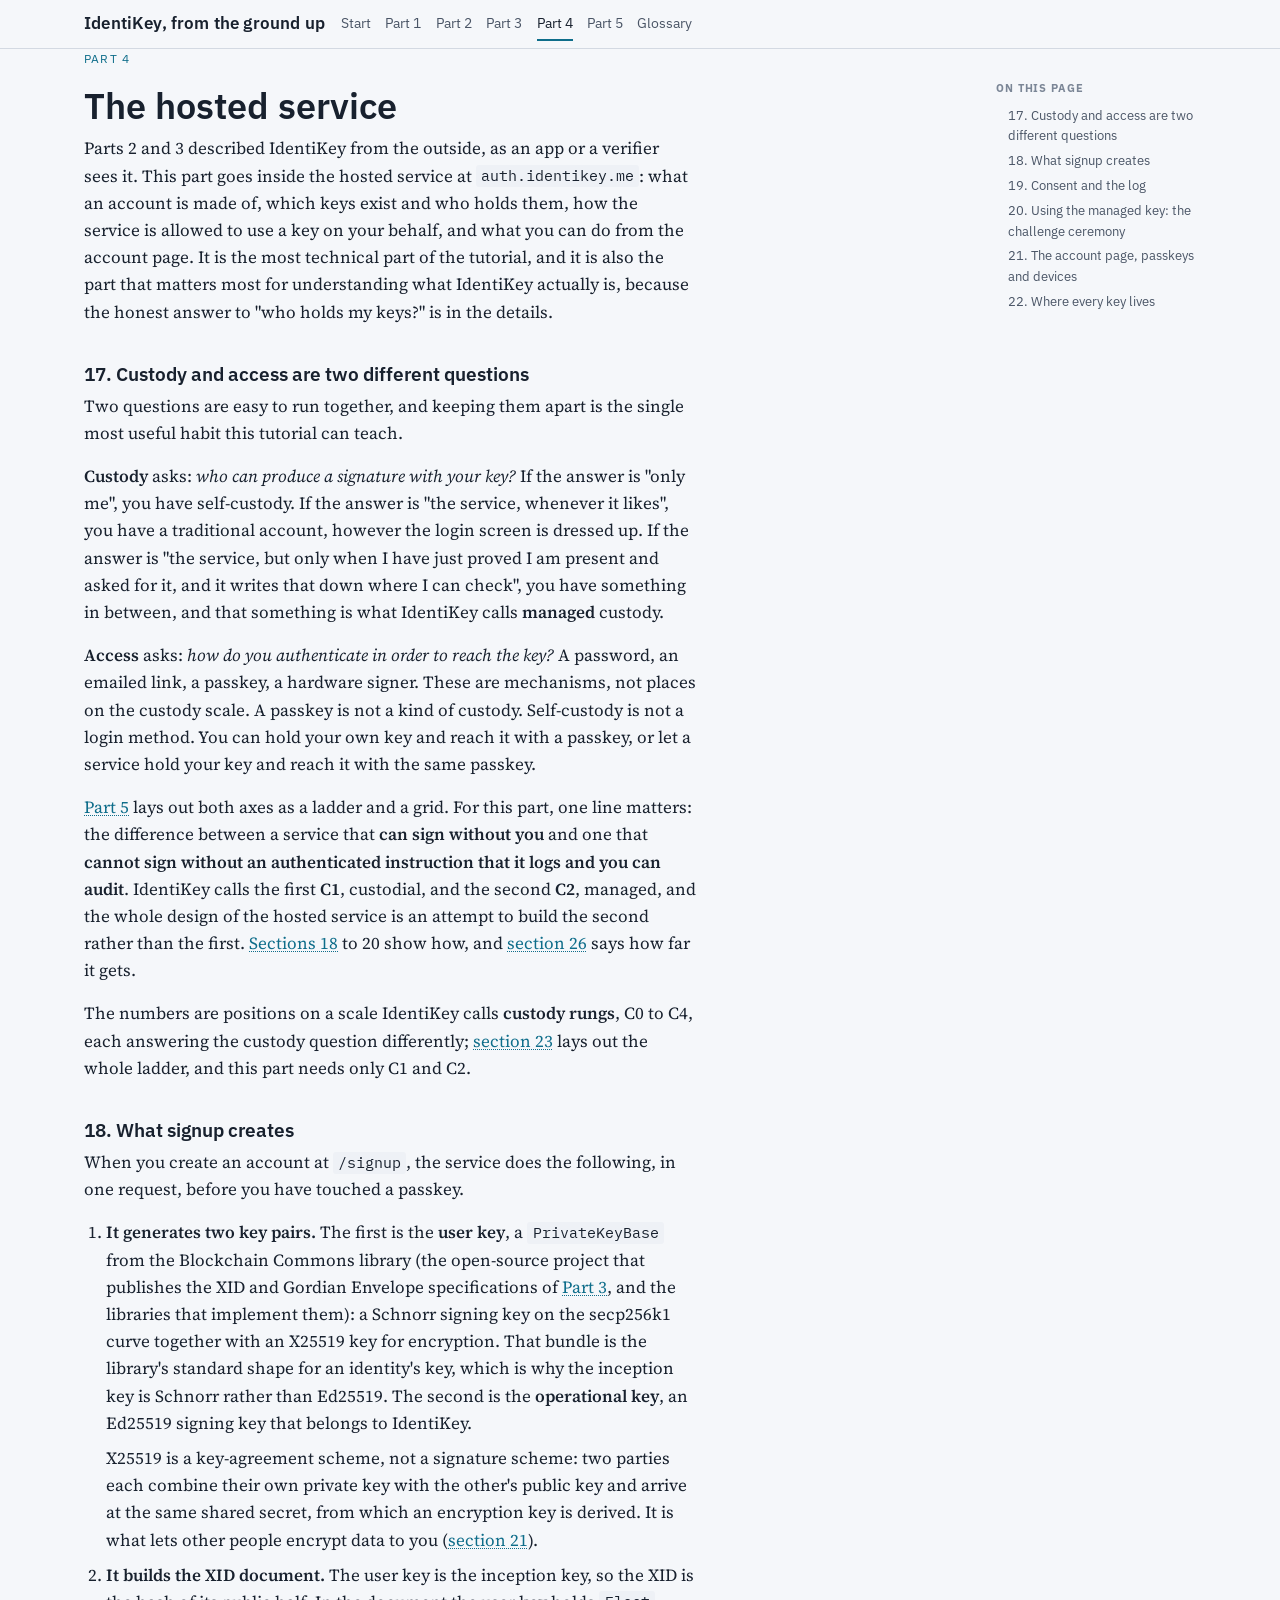
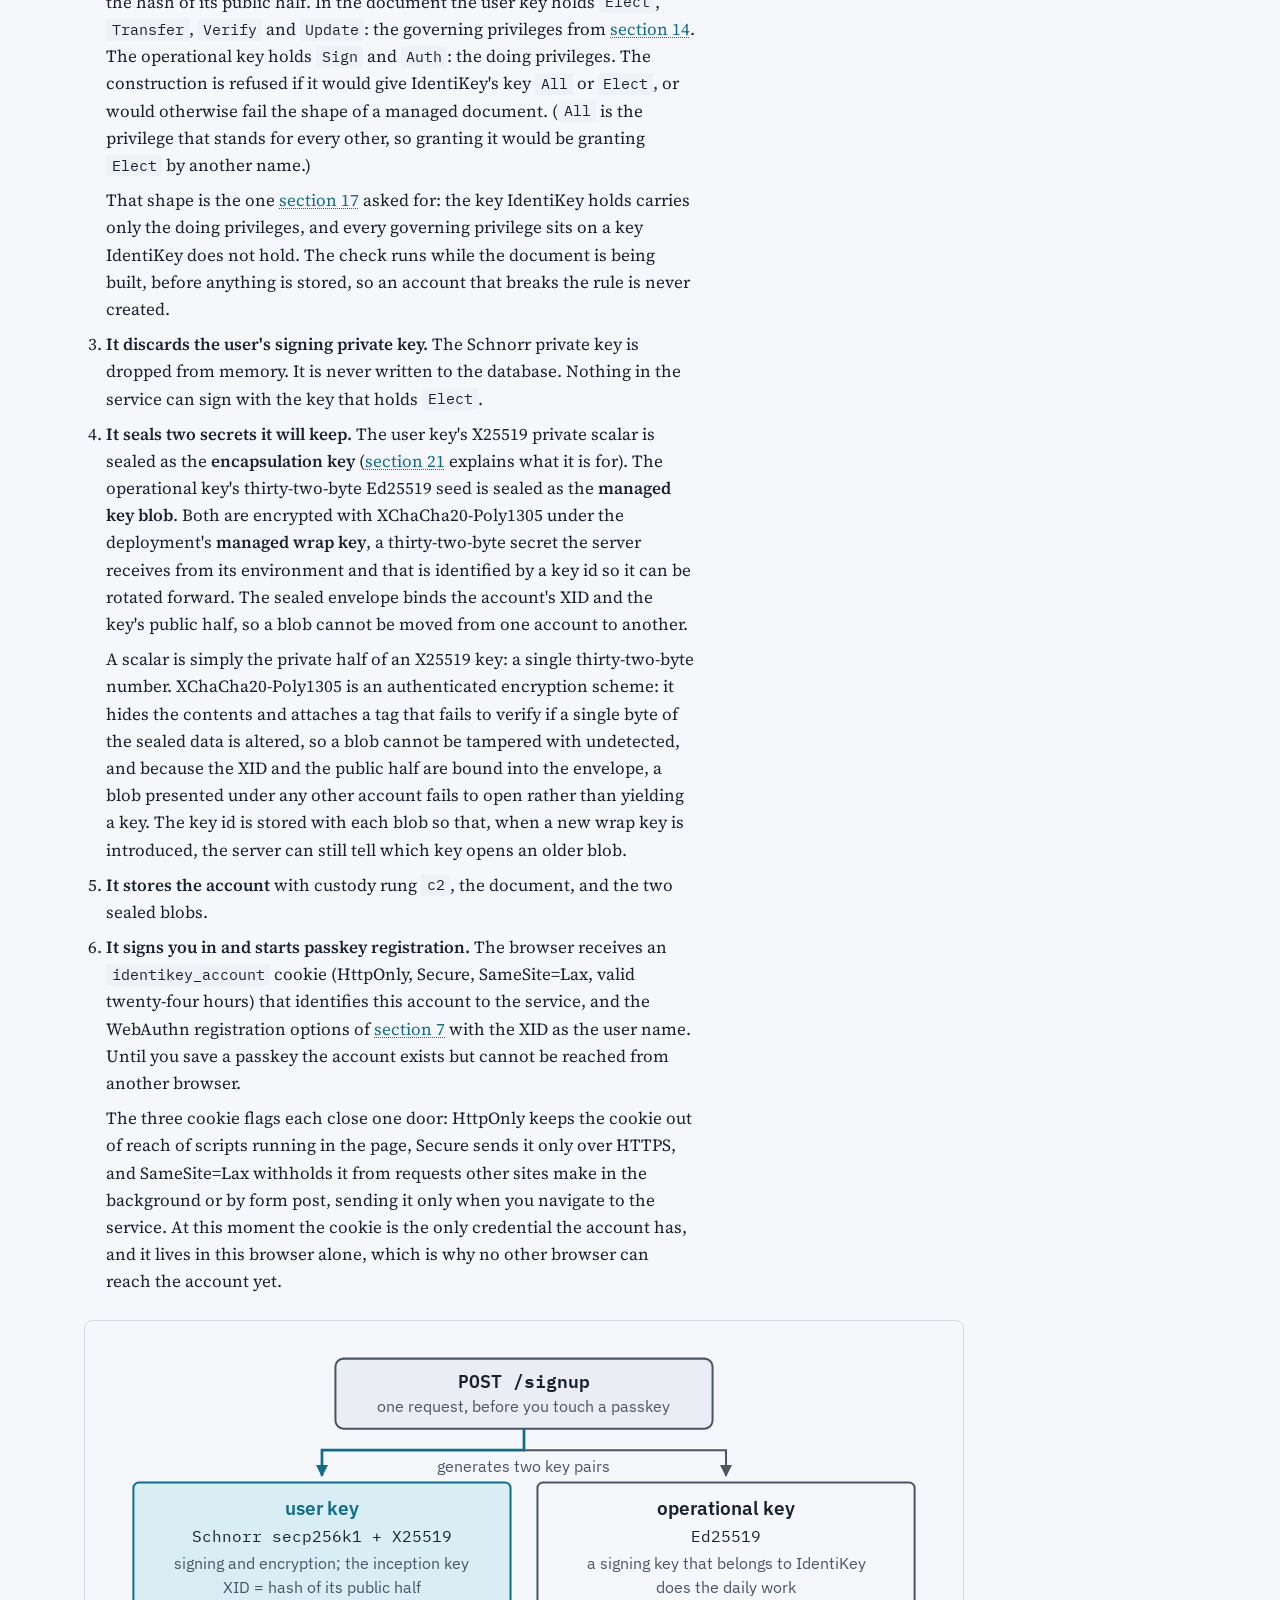
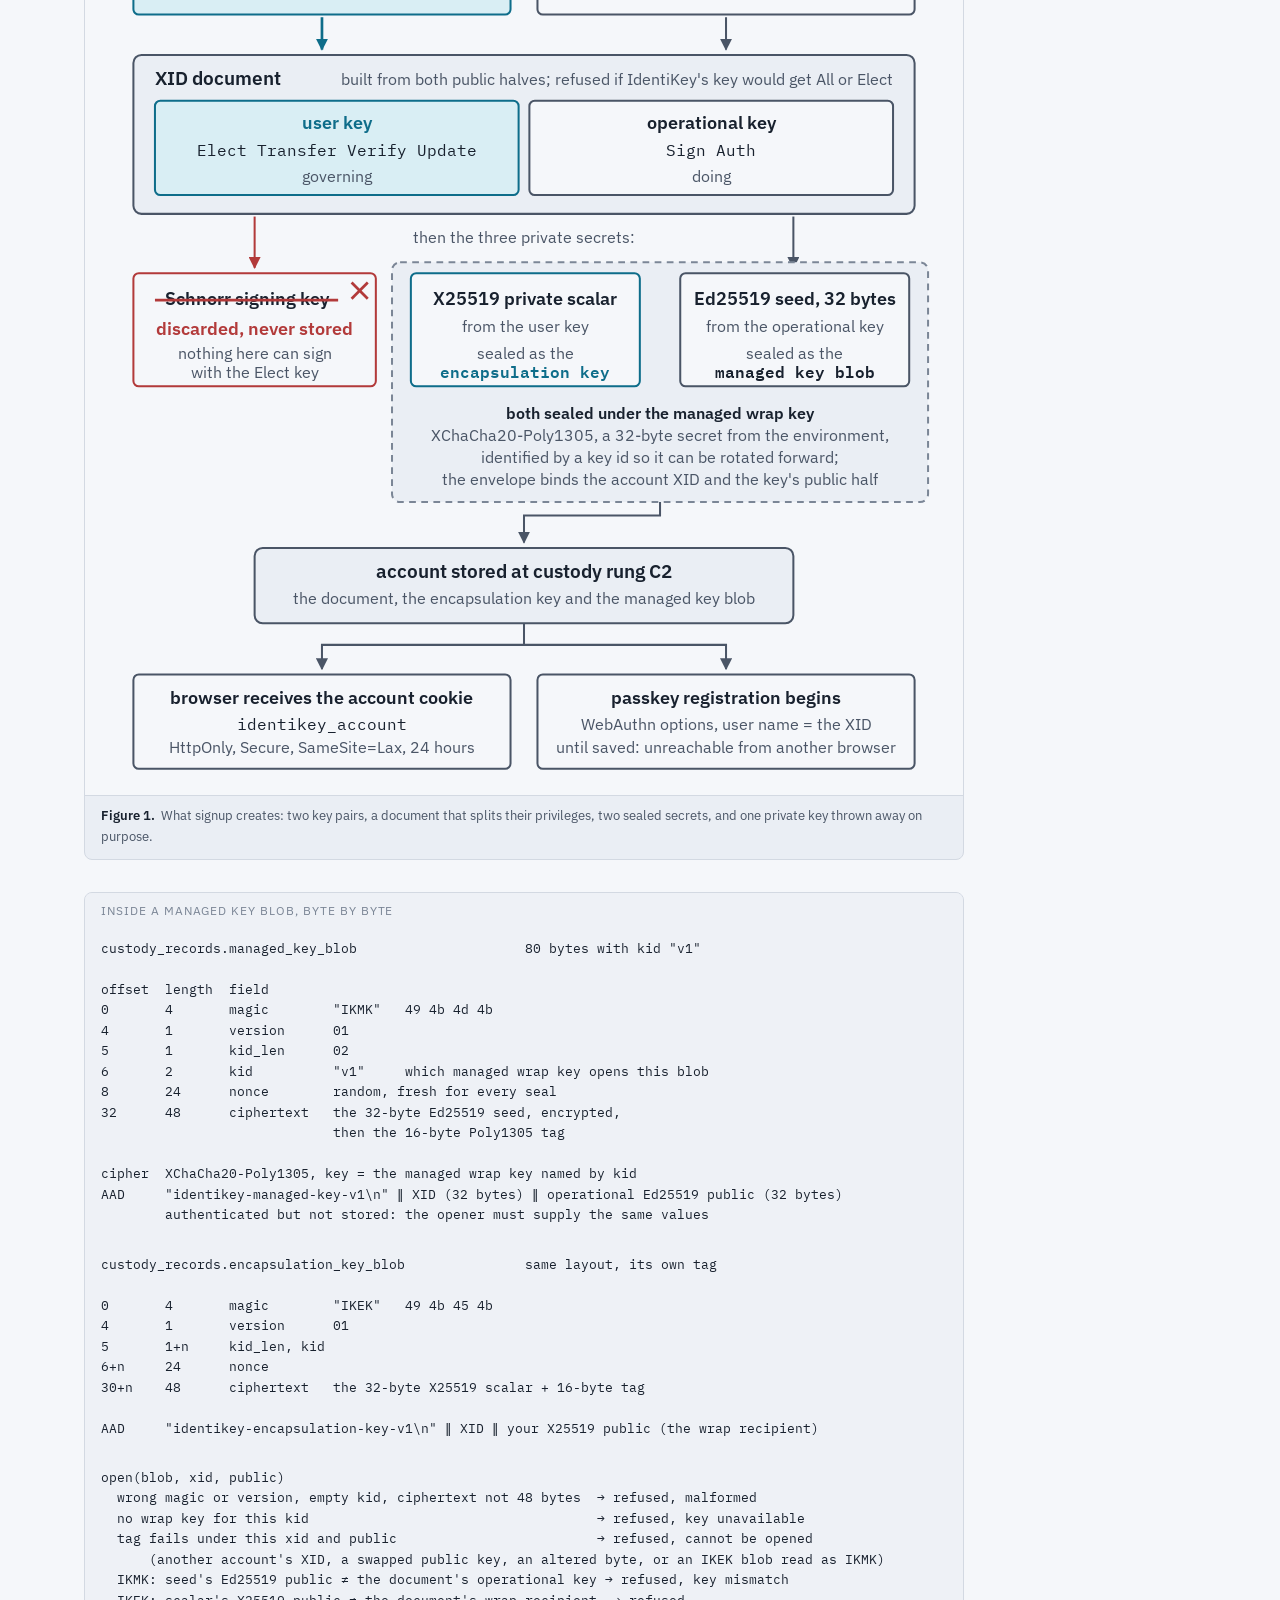
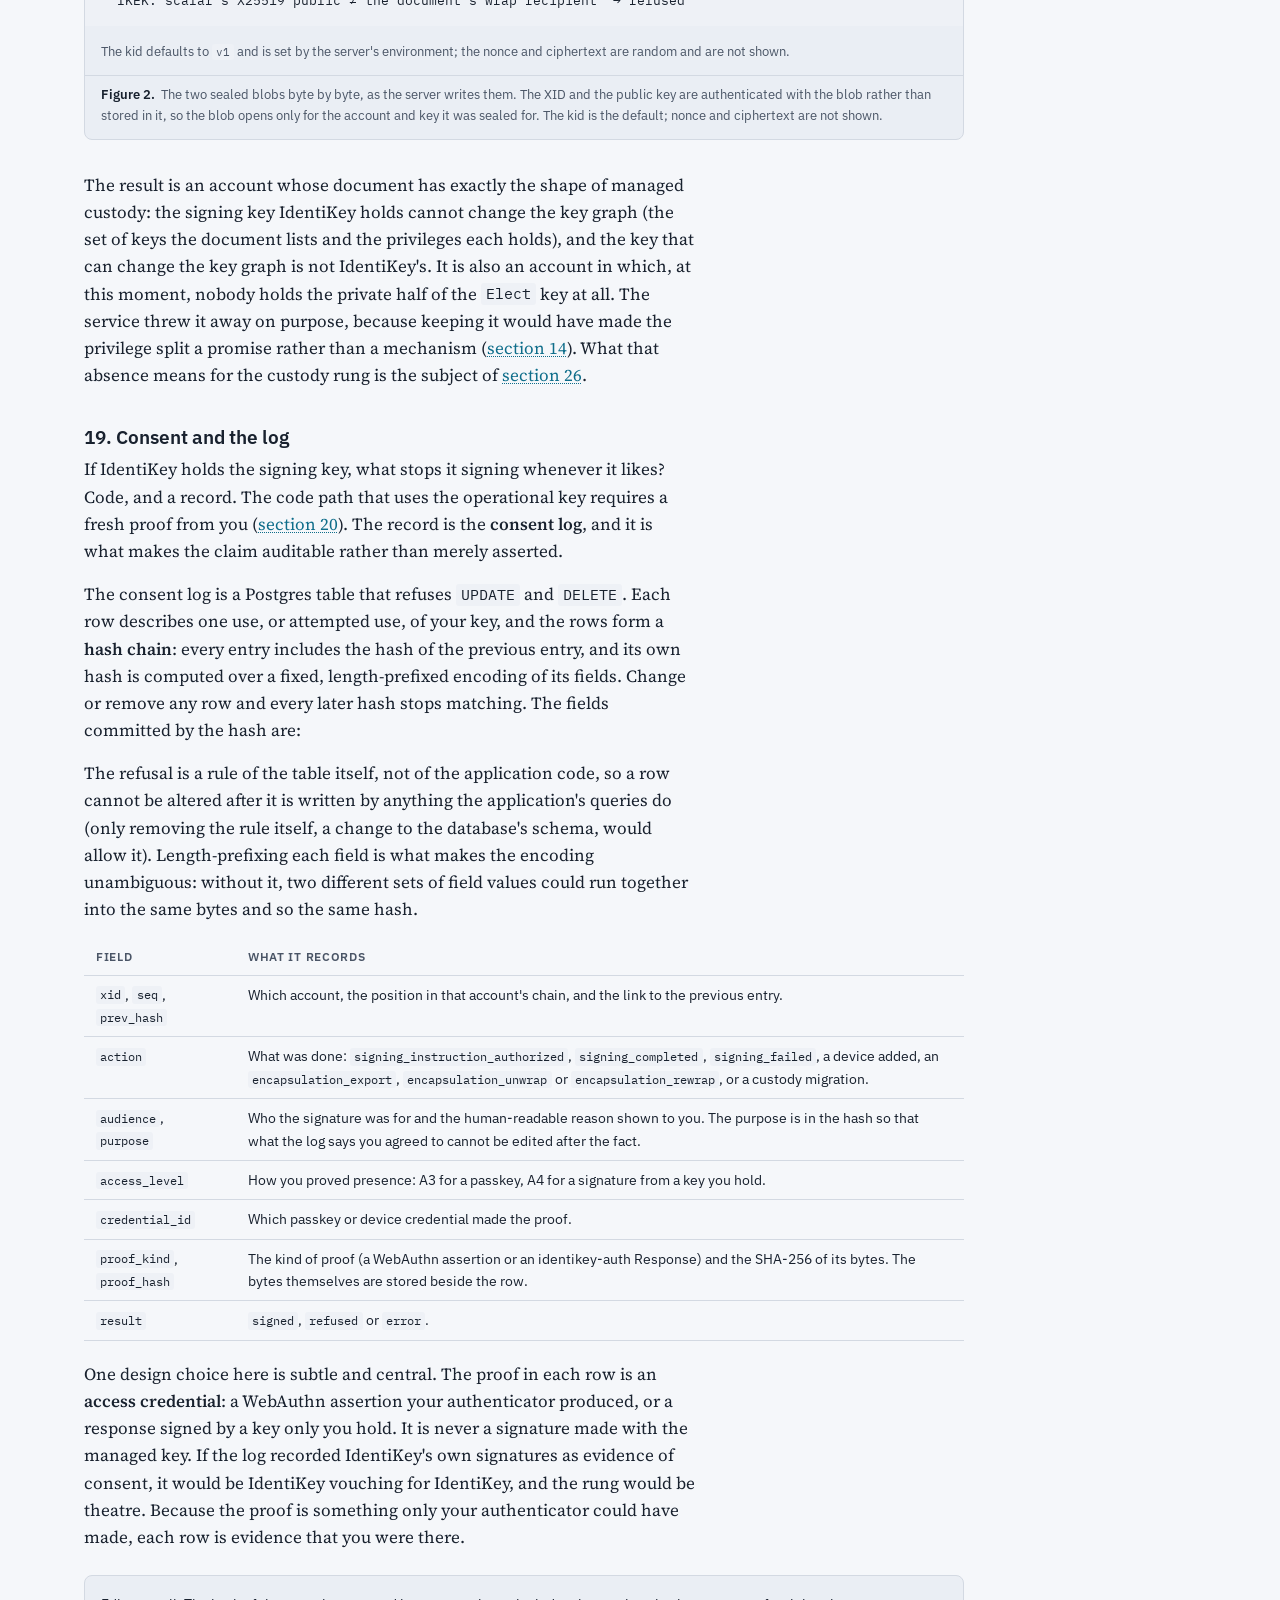
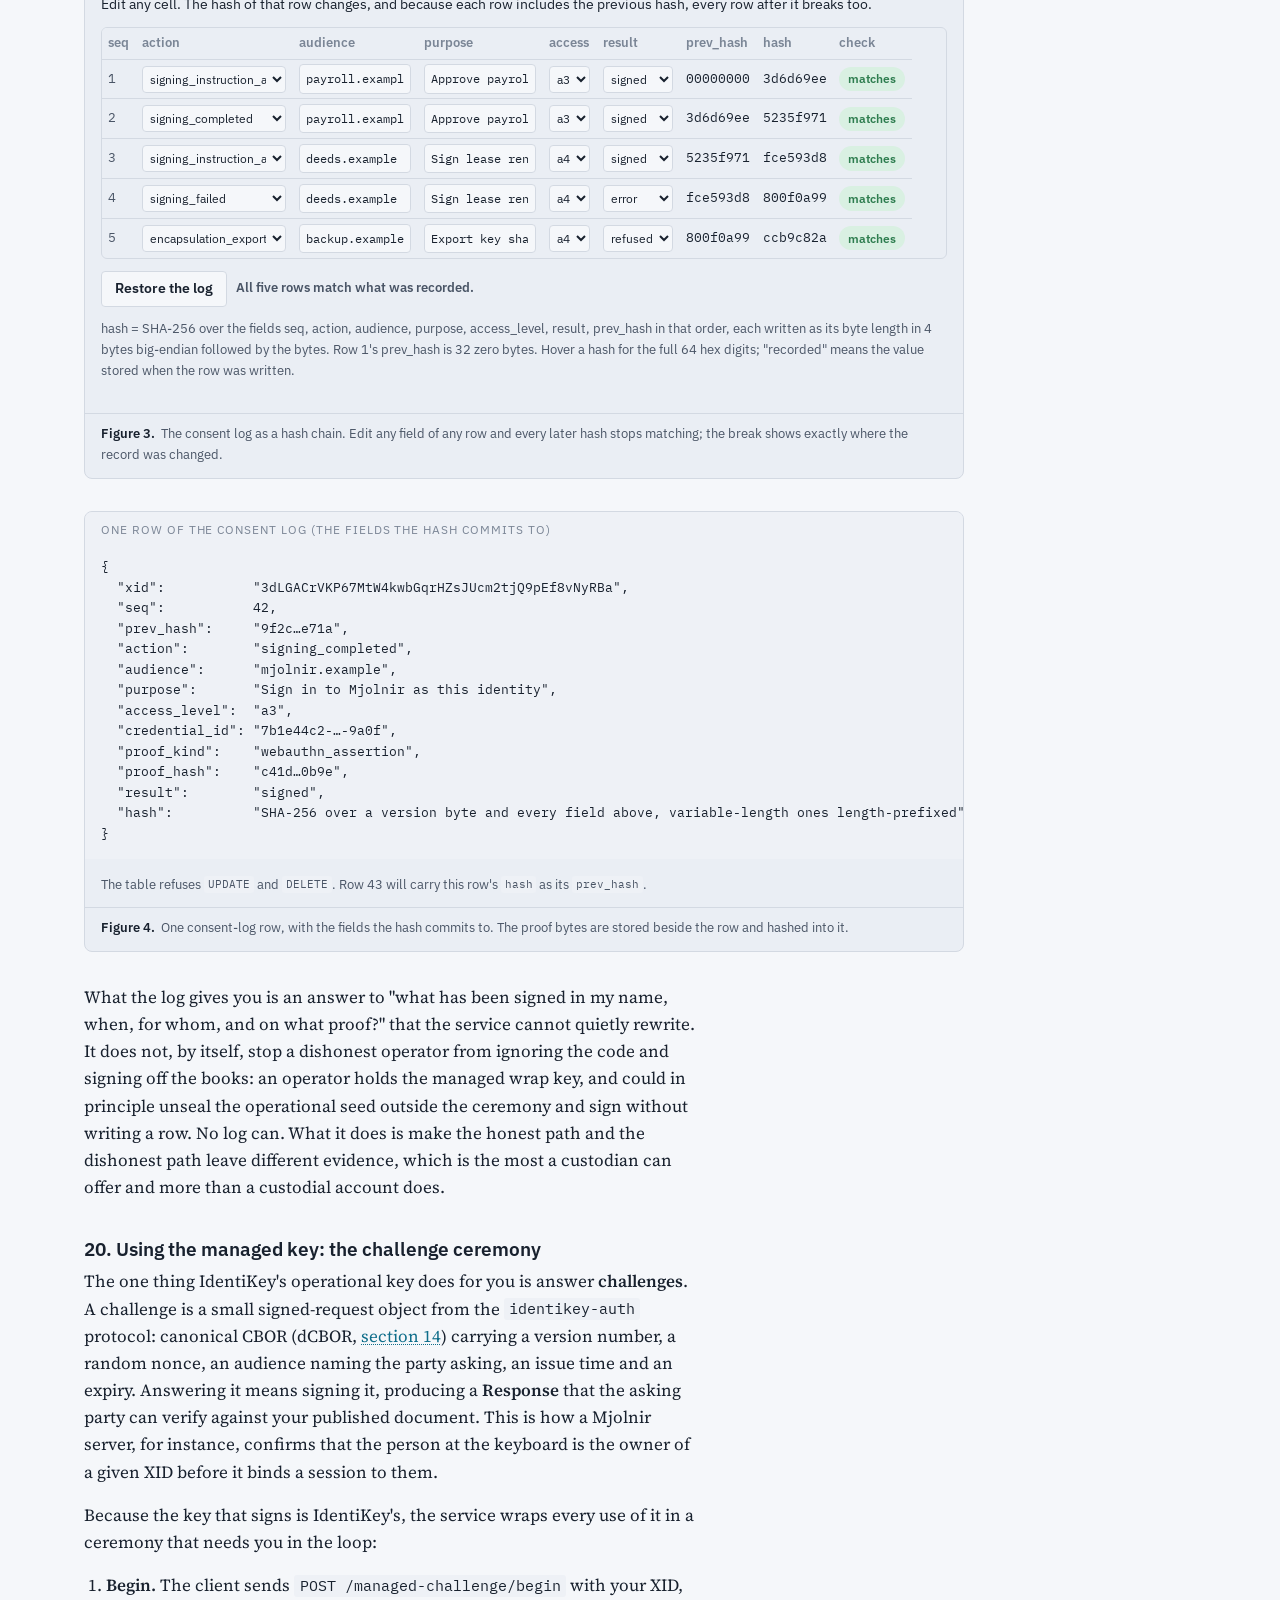
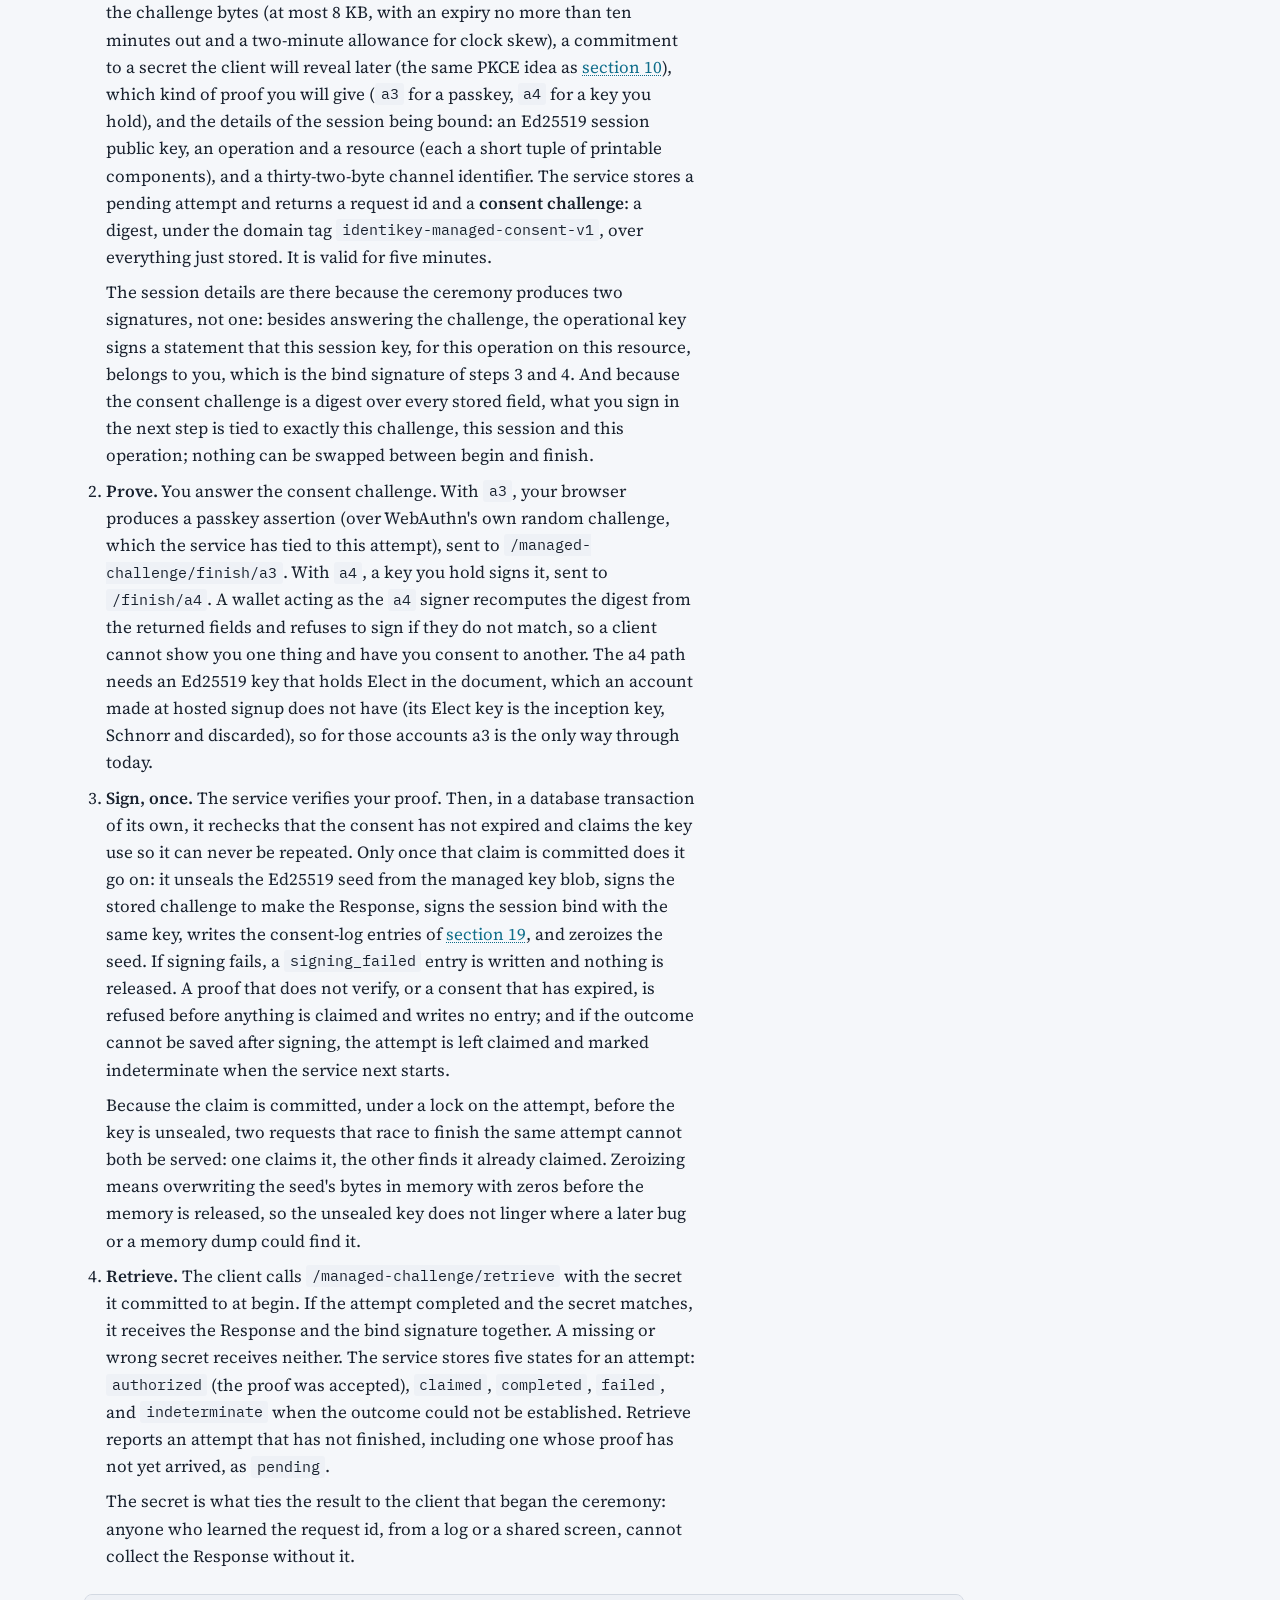
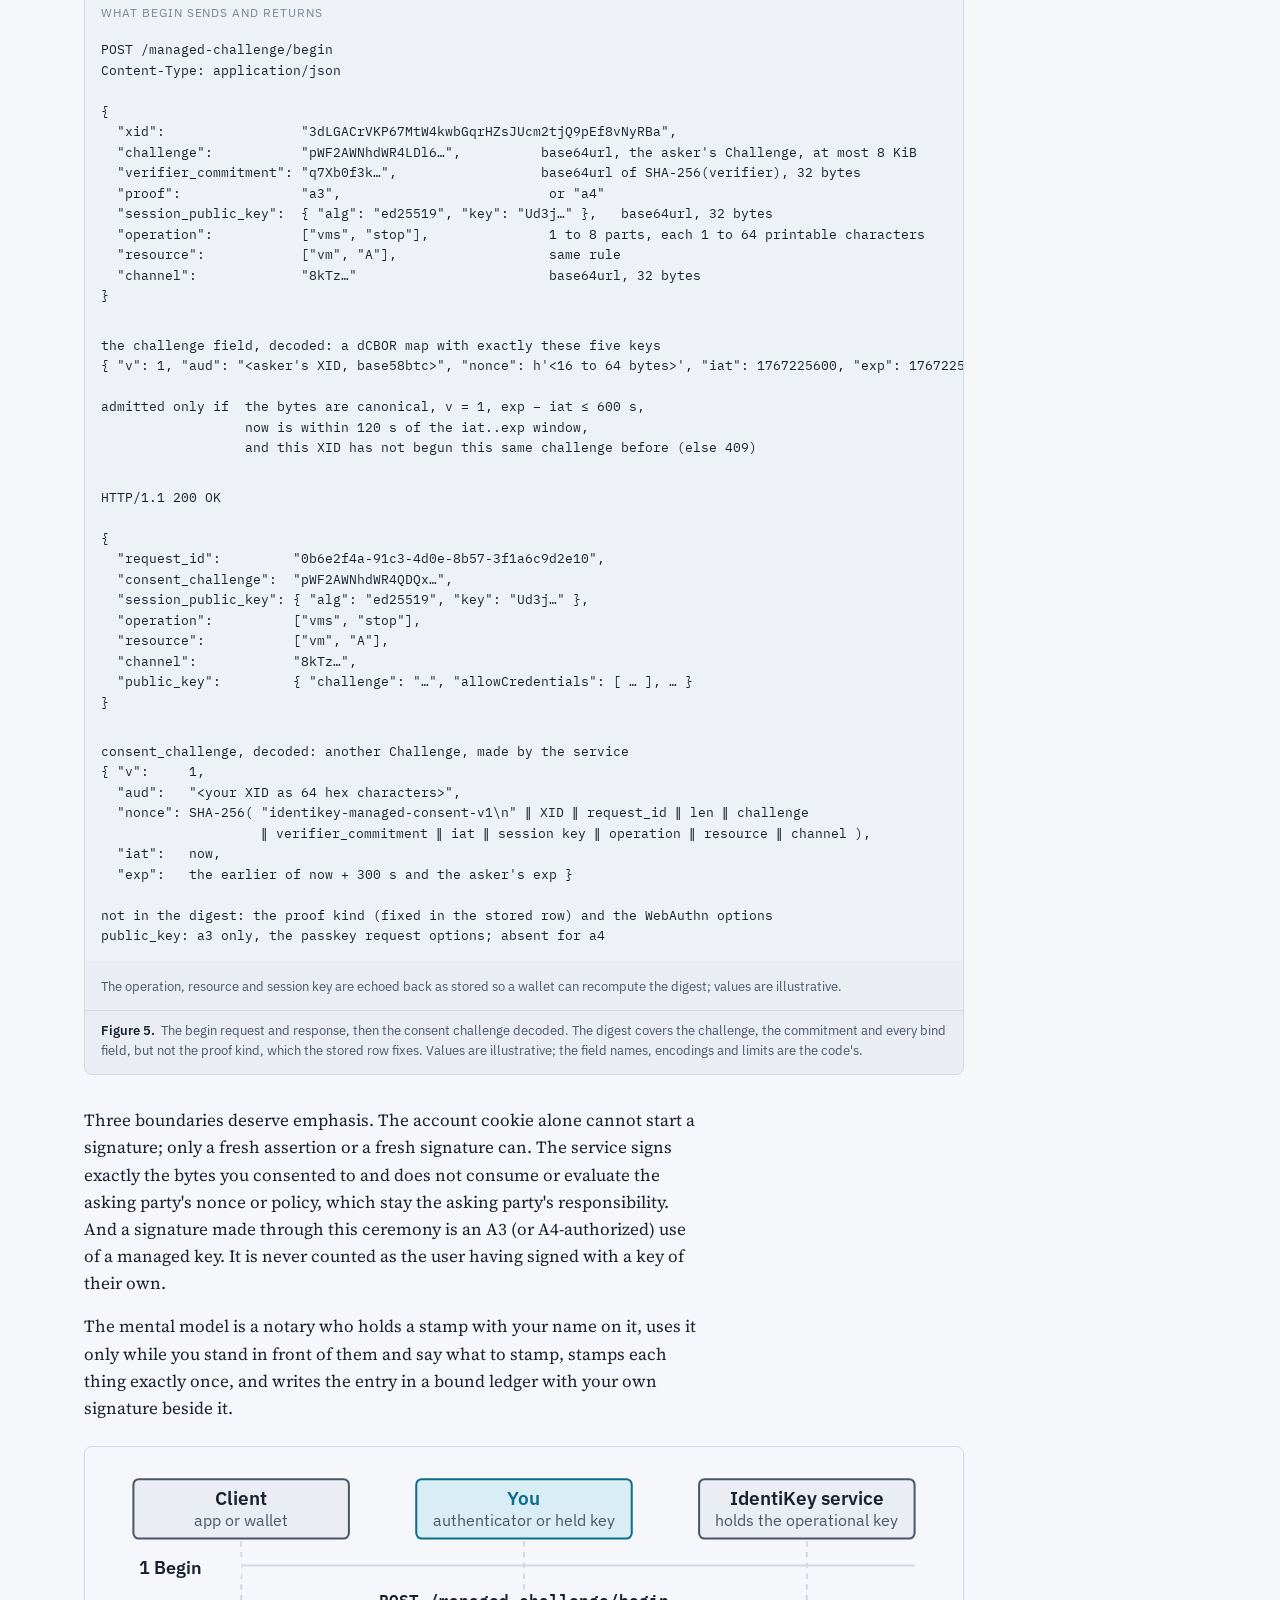
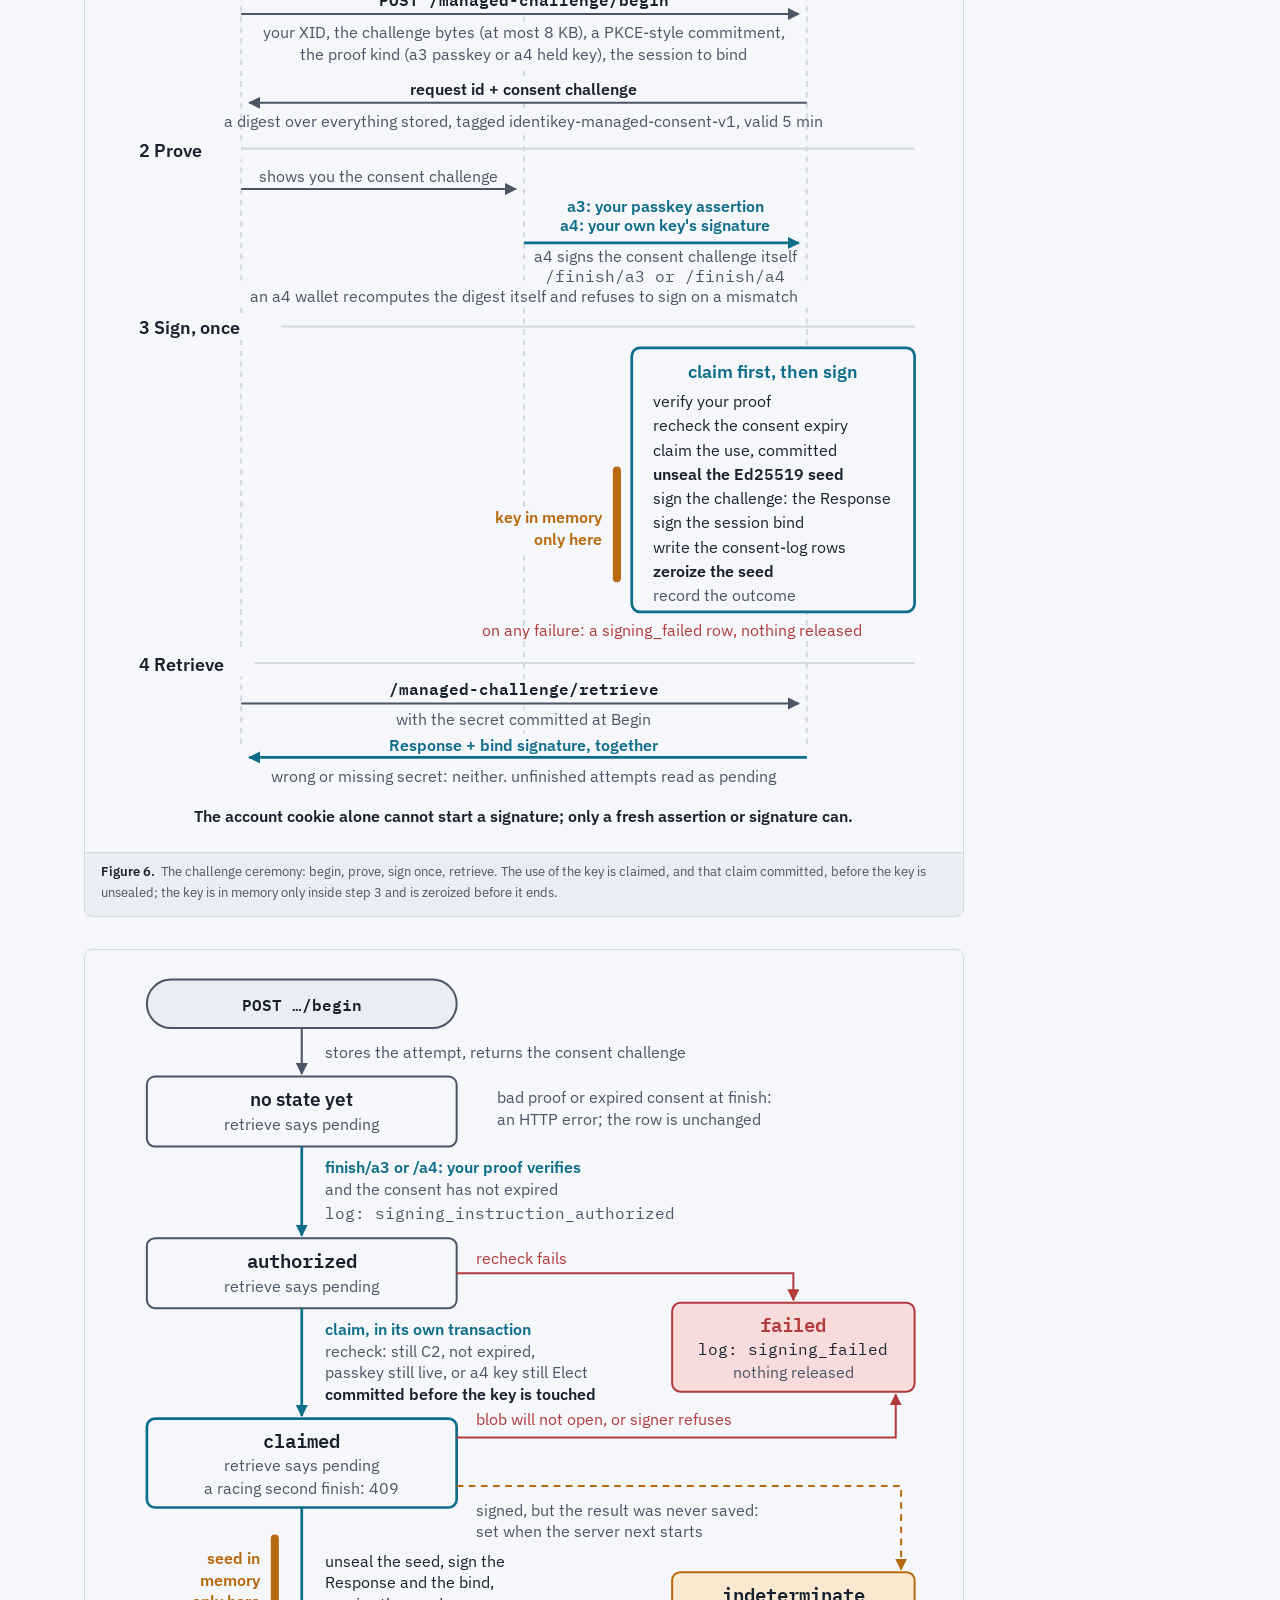
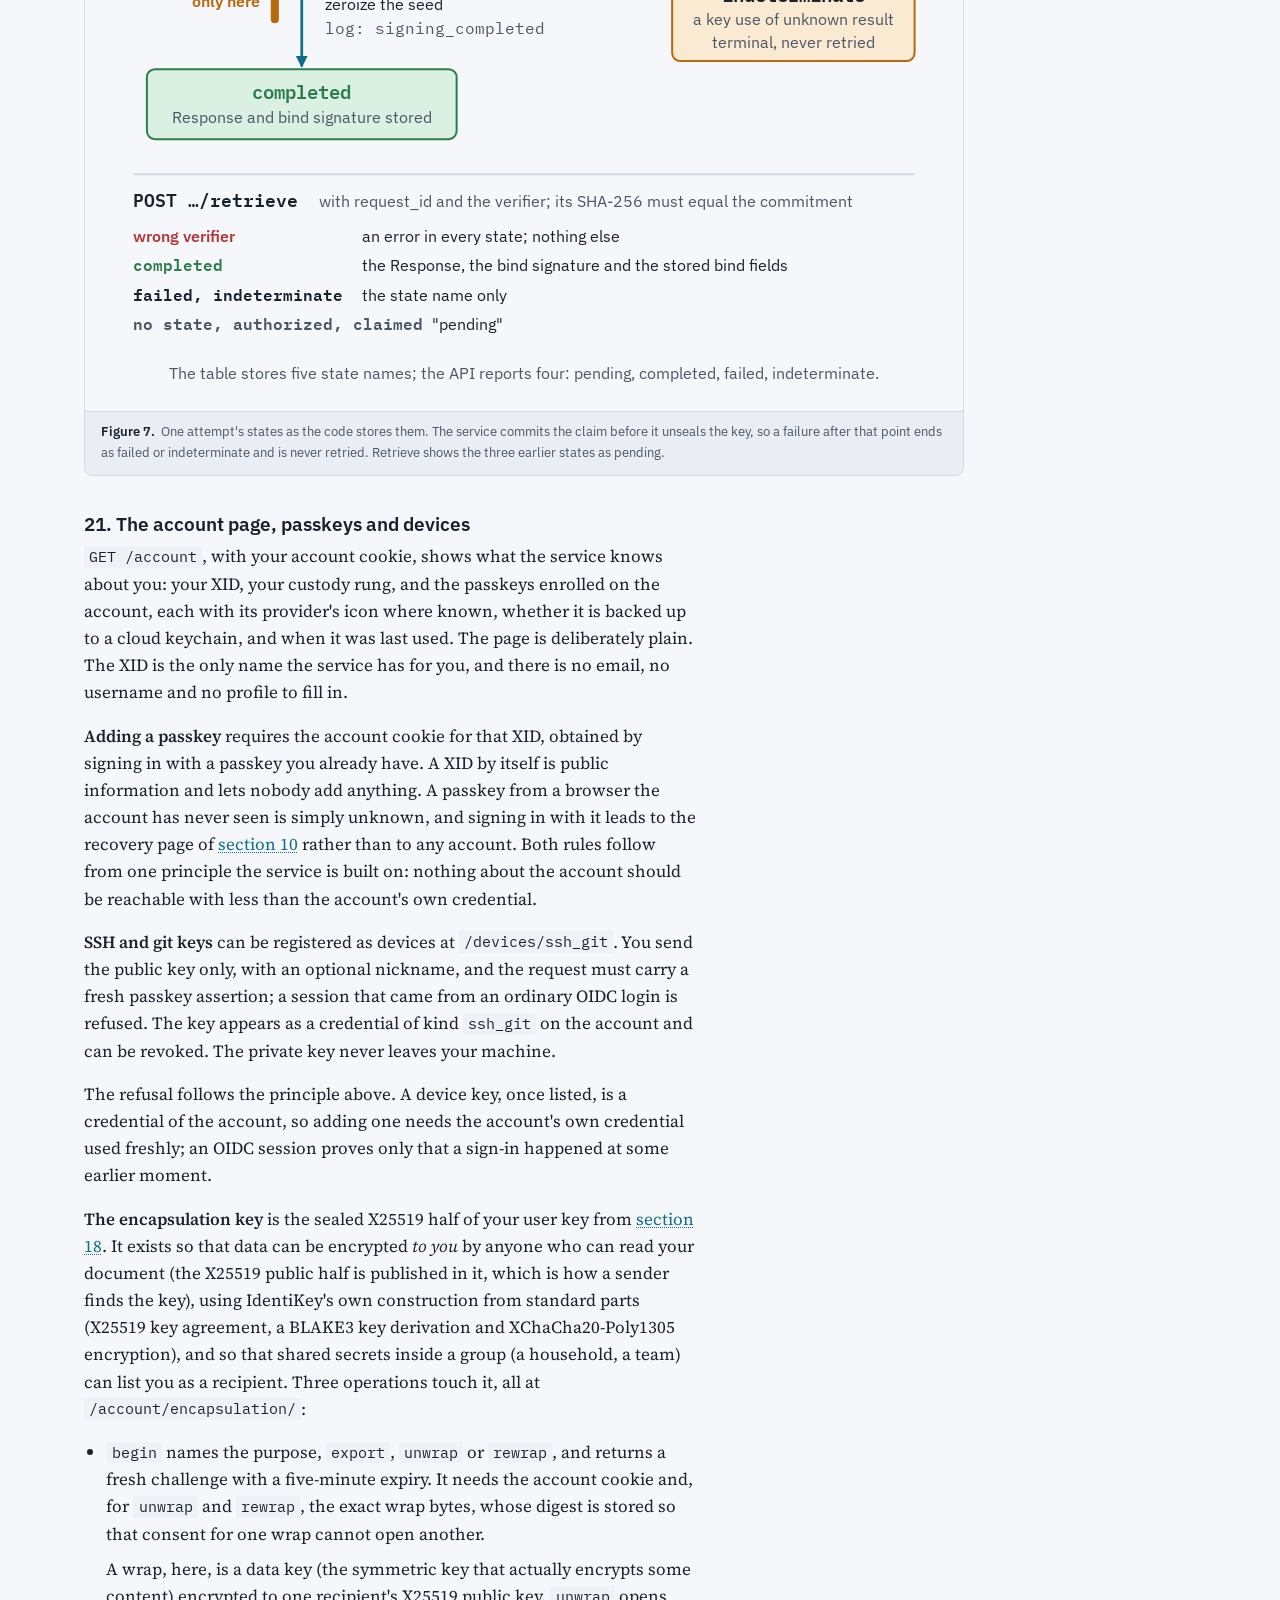
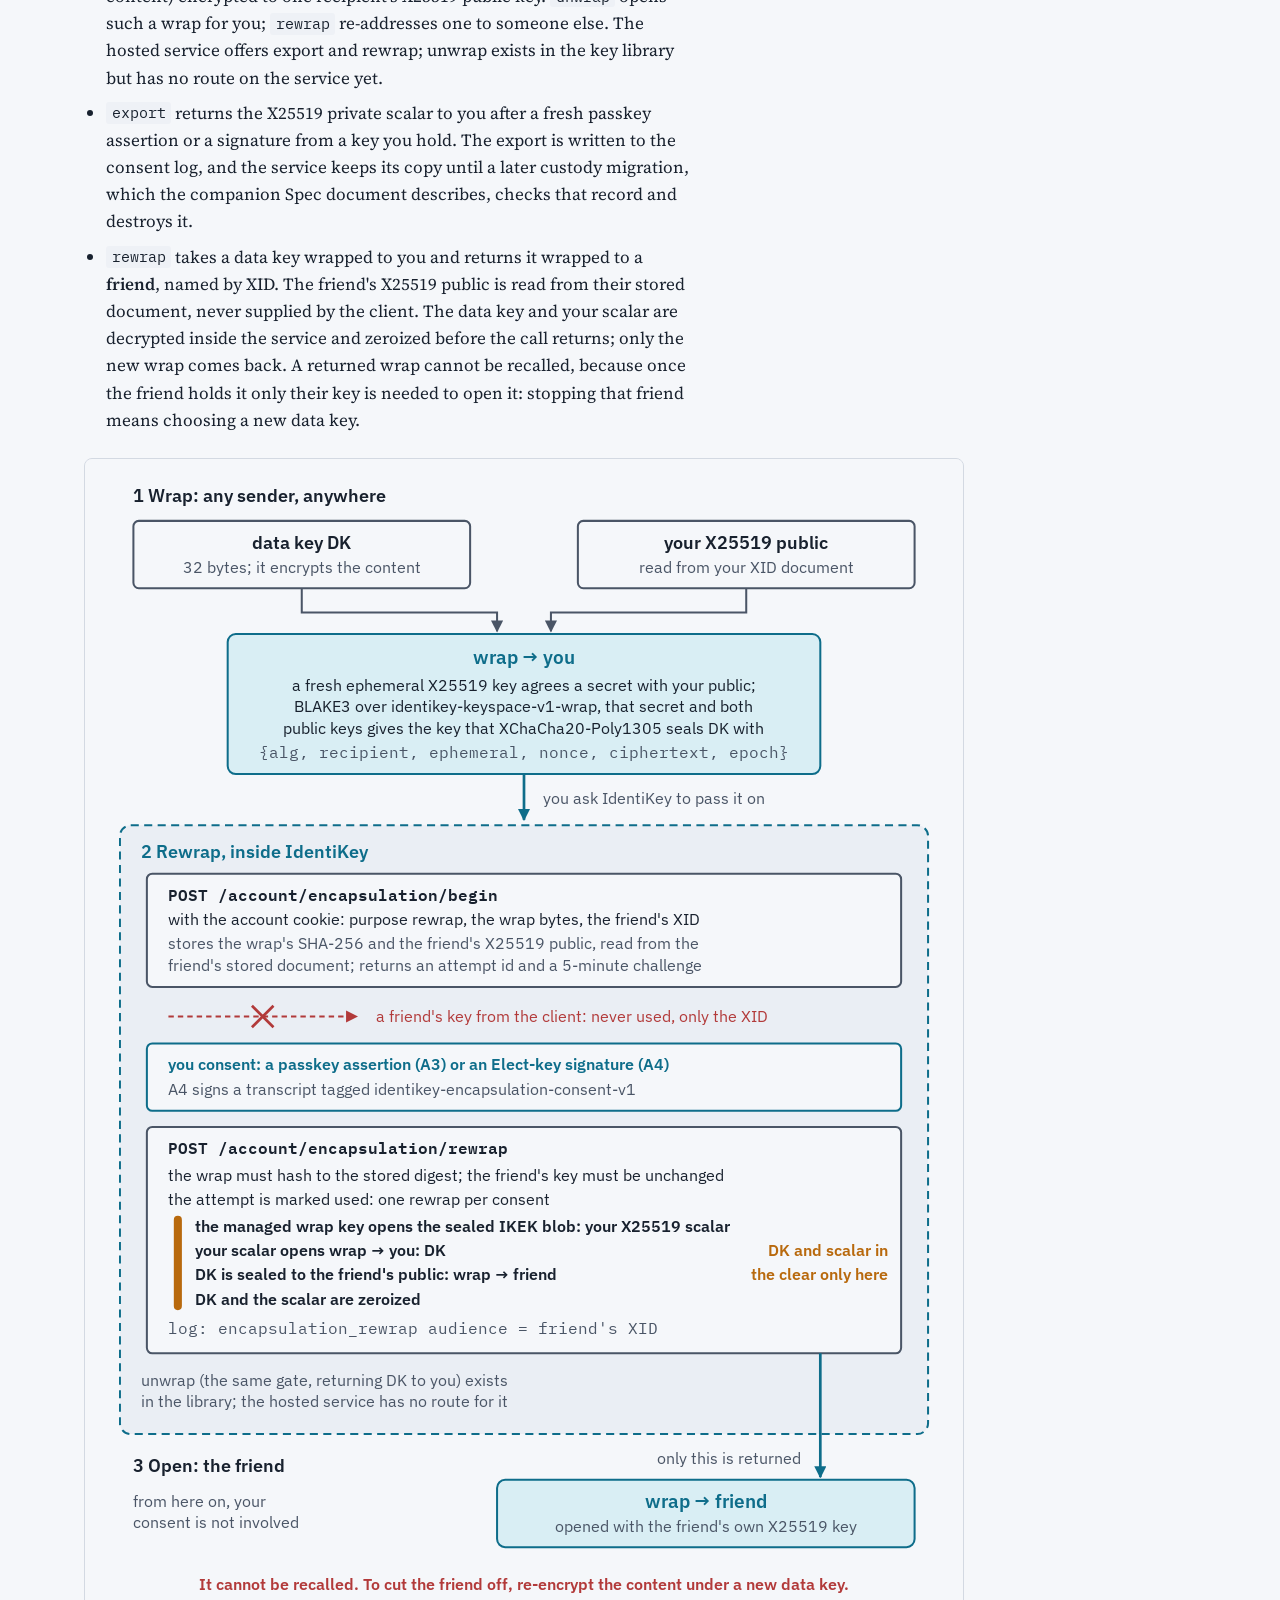
<file: part4.html>
<!doctype html>
<html lang="en">
<head>
<meta charset="utf-8">
<meta name="viewport" content="width=device-width, initial-scale=1, viewport-fit=cover">
<title>Part 4. The hosted service · IdentiKey tutorial</title>
<link rel="preconnect" href="https://fonts.googleapis.com">
<link rel="stylesheet" href="https://fonts.googleapis.com/css2?family=IBM+Plex+Sans:wght@400;600&family=IBM+Plex+Mono:wght@400;600&family=Source+Serif+4:ital,opsz,wght@0,8..60,400;0,8..60,600;1,8..60,400&display=swap">
<link rel="stylesheet" href="assets/style.css">
</head>
<body>
<header class="topbar"><div class="topbar-inner"><a class="brand" href="index.html"><span class="brand-long">IdentiKey, from the ground up</span><span class="brand-short">IdentiKey</span></a><nav aria-label="Parts"><a href="index.html">Start</a><a href="part1.html">Part 1</a><a href="part2.html">Part 2</a><a href="part3.html">Part 3</a><a href="part4.html" aria-current="page">Part 4</a><a href="part5.html">Part 5</a><a href="glossary.html">Glossary</a></nav></div></header>
<div class="page">
<main class="prose">
<p class="kicker">Part 4</p><h1 id="part-4-the-hosted-service">The hosted service</h1>
<p>Parts 2 and 3 described IdentiKey from the outside, as an app or a verifier sees it. This part goes inside the hosted service at <code>auth.identikey.me</code>: what an account is made of, which keys exist and who holds them, how the service is allowed to use a key on your behalf, and what you can do from the account page. It is the most technical part of the tutorial, and it is also the part that matters most for understanding what IdentiKey actually is, because the honest answer to "who holds my keys?" is in the details.</p>
<h3 id="s17">17. Custody and access are two different questions</h3>
<p>Two questions are easy to run together, and keeping them apart is the single most useful habit this tutorial can teach.</p>
<p><strong>Custody</strong> asks: <em>who can produce a signature with your key?</em> If the answer is "only me", you have self-custody. If the answer is "the service, whenever it likes", you have a traditional account, however the login screen is dressed up. If the answer is "the service, but only when I have just proved I am present and asked for it, and it writes that down where I can check", you have something in between, and that something is what IdentiKey calls <strong>managed</strong> custody.</p>
<p><strong>Access</strong> asks: <em>how do you authenticate in order to reach the key?</em> A password, an emailed link, a passkey, a hardware signer. These are mechanisms, not places on the custody scale. A passkey is not a kind of custody. Self-custody is not a login method. You can hold your own key and reach it with a passkey, or let a service hold your key and reach it with the same passkey.</p>
<p><a class="xref" href="part5.html">Part 5</a> lays out both axes as a ladder and a grid. For this part, one line matters: the difference between a service that <strong>can sign without you</strong> and one that <strong>cannot sign without an authenticated instruction that it logs and you can audit</strong>. IdentiKey calls the first <strong>C1</strong>, custodial, and the second <strong>C2</strong>, managed, and the whole design of the hosted service is an attempt to build the second rather than the first. <a class="xref" href="part4.html#s18">Sections 18</a> to 20 show how, and <a class="xref" href="part5.html#s26">section 26</a> says how far it gets.</p>
<p>The numbers are positions on a scale IdentiKey calls <strong>custody rungs</strong>, C0 to C4, each answering the custody question differently; <a class="xref" href="part5.html#s23">section 23</a> lays out the whole ladder, and this part needs only C1 and C2.</p>
<h3 id="s18">18. What signup creates</h3>
<p>When you create an account at <code>/signup</code>, the service does the following, in one request, before you have touched a passkey.</p>
<ol>
<li>
<p><strong>It generates two key pairs.</strong> The first is the <strong>user key</strong>, a <code>PrivateKeyBase</code> from the Blockchain Commons library (the open-source project that publishes the XID and Gordian Envelope specifications of <a class="xref" href="part3.html">Part 3</a>, and the libraries that implement them): a Schnorr signing key on the secp256k1 curve together with an X25519 key for encryption. That bundle is the library's standard shape for an identity's key, which is why the inception key is Schnorr rather than Ed25519. The second is the <strong>operational key</strong>, an Ed25519 signing key that belongs to IdentiKey.</p>
<p>X25519 is a key-agreement scheme, not a signature scheme: two parties each combine their own private key with the other's public key and arrive at the same shared secret, from which an encryption key is derived. It is what lets other people encrypt data to you (<a class="xref" href="part4.html#s21">section 21</a>).</p>
</li>
<li>
<p><strong>It builds the XID document.</strong> The user key is the inception key, so the XID is the hash of its public half. In the document the user key holds <code>Elect</code>, <code>Transfer</code>, <code>Verify</code> and <code>Update</code>: the governing privileges from <a class="xref" href="part3.html#s14">section 14</a>. The operational key holds <code>Sign</code> and <code>Auth</code>: the doing privileges. The construction is refused if it would give IdentiKey's key <code>All</code> or <code>Elect</code>, or would otherwise fail the shape of a managed document. (<code>All</code> is the privilege that stands for every other, so granting it would be granting <code>Elect</code> by another name.)</p>
<p>That shape is the one <a class="xref" href="part4.html#s17">section 17</a> asked for: the key IdentiKey holds carries only the doing privileges, and every governing privilege sits on a key IdentiKey does not hold. The check runs while the document is being built, before anything is stored, so an account that breaks the rule is never created.</p>
</li>
<li>
<p><strong>It discards the user's signing private key.</strong> The Schnorr private key is dropped from memory. It is never written to the database. Nothing in the service can sign with the key that holds <code>Elect</code>.</p>
</li>
<li>
<p><strong>It seals two secrets it will keep.</strong> The user key's X25519 private scalar is sealed as the <strong>encapsulation key</strong> (<a class="xref" href="part4.html#s21">section 21</a> explains what it is for). The operational key's thirty-two-byte Ed25519 seed is sealed as the <strong>managed key blob</strong>. Both are encrypted with XChaCha20-Poly1305 under the deployment's <strong>managed wrap key</strong>, a thirty-two-byte secret the server receives from its environment and that is identified by a key id so it can be rotated forward. The sealed envelope binds the account's XID and the key's public half, so a blob cannot be moved from one account to another.</p>
<p>A scalar is simply the private half of an X25519 key: a single thirty-two-byte number. XChaCha20-Poly1305 is an authenticated encryption scheme: it hides the contents and attaches a tag that fails to verify if a single byte of the sealed data is altered, so a blob cannot be tampered with undetected, and because the XID and the public half are bound into the envelope, a blob presented under any other account fails to open rather than yielding a key. The key id is stored with each blob so that, when a new wrap key is introduced, the server can still tell which key opens an older blob.</p>
</li>
<li>
<p><strong>It stores the account</strong> with custody rung <code>c2</code>, the document, and the two sealed blobs.</p>
</li>
<li>
<p><strong>It signs you in and starts passkey registration.</strong> The browser receives an <code>identikey_account</code> cookie (HttpOnly, Secure, SameSite=Lax, valid twenty-four hours) that identifies this account to the service, and the WebAuthn registration options of <a class="xref" href="part1.html#s7">section 7</a> with the XID as the user name. Until you save a passkey the account exists but cannot be reached from another browser.</p>
<p>The three cookie flags each close one door: HttpOnly keeps the cookie out of reach of scripts running in the page, Secure sends it only over HTTPS, and SameSite=Lax withholds it from requests other sites make in the background or by form post, sending it only when you navigate to the service. At this moment the cookie is the only credential the account has, and it lives in this browser alone, which is why no other browser can reach the account yet.</p>
</li>
</ol>
<figure class="ik-figure is-diagram" id="fig-signup"><div class="ik-body"><div class="diagram-scroll"><svg xmlns="http://www.w3.org/2000/svg" viewBox="0 0 640 786" role="img" aria-labelledby="sg-title">
  <title id="sg-title">What signup creates: one /signup request generates a user key (Schnorr secp256k1 plus X25519) and an operational key (Ed25519), builds the XID document in which the user key holds Elect, Transfer, Verify and Update and the operational key holds Sign and Auth, discards the user's signing private key, seals the X25519 scalar as the encapsulation key and the Ed25519 seed as the managed key blob under the managed wrap key, stores the account at rung C2, hands the browser an account cookie and starts passkey registration.</title>
  <defs>
    <marker id="sg-arrow-ink" viewBox="0 0 10 10" refX="9" refY="5" markerWidth="9" markerHeight="9" markerUnits="userSpaceOnUse" orient="auto-start-reverse">
      <path d="M0 0 L10 5 L0 10 z" fill="var(--ink-2)"/>
    </marker>
    <marker id="sg-arrow-accent" viewBox="0 0 10 10" refX="9" refY="5" markerWidth="9" markerHeight="9" markerUnits="userSpaceOnUse" orient="auto-start-reverse">
      <path d="M0 0 L10 5 L0 10 z" fill="var(--accent)"/>
    </marker>
    <marker id="sg-arrow-bad" viewBox="0 0 10 10" refX="9" refY="5" markerWidth="9" markerHeight="9" markerUnits="userSpaceOnUse" orient="auto-start-reverse">
      <path d="M0 0 L10 5 L0 10 z" fill="var(--bad)"/>
    </marker>
  </defs>

  <!-- 1. the request -->
  <rect x="180" y="22" width="280" height="52" rx="6" fill="var(--paper-2)" stroke="var(--ink-2)" stroke-width="1.5"/>
  <text x="320" y="44" font-family="var(--font-mono)" font-size="13" font-weight="600" fill="var(--ink)" text-anchor="middle">POST /signup</text>
  <text x="320" y="62" font-family="var(--font-display)" font-size="12" fill="var(--ink-2)" text-anchor="middle">one request, before you touch a passkey</text>

  <!-- split to two key pairs -->
  <path d="M320 74 V90 H170 V109" fill="none" stroke="var(--accent)" stroke-width="2" marker-end="url(#sg-arrow-accent)"/>
  <path d="M320 90 H470 V109" fill="none" stroke="var(--ink-2)" stroke-width="1.5" marker-end="url(#sg-arrow-ink)"/>
  <text x="320" y="106" font-family="var(--font-display)" font-size="12" fill="var(--ink-2)" text-anchor="middle">generates two key pairs</text>

  <!-- user key -->
  <rect x="30" y="114" width="280" height="98" rx="4" fill="var(--accent-soft)" stroke="var(--accent)" stroke-width="1.5"/>
  <text x="170" y="138" font-family="var(--font-display)" font-size="14" font-weight="600" fill="var(--accent)" text-anchor="middle">user key</text>
  <text x="170" y="158" font-family="var(--font-mono)" font-size="12" fill="var(--ink)" text-anchor="middle">Schnorr secp256k1 + X25519</text>
  <text x="170" y="178" font-family="var(--font-display)" font-size="12" fill="var(--ink-2)" text-anchor="middle">signing and encryption; the inception key</text>
  <text x="170" y="196" font-family="var(--font-display)" font-size="12" fill="var(--ink-2)" text-anchor="middle">XID = hash of its public half</text>

  <!-- operational key -->
  <rect x="330" y="114" width="280" height="98" rx="4" fill="var(--paper)" stroke="var(--ink-2)" stroke-width="1.5"/>
  <text x="470" y="138" font-family="var(--font-display)" font-size="14" font-weight="600" fill="var(--ink)" text-anchor="middle">operational key</text>
  <text x="470" y="158" font-family="var(--font-mono)" font-size="12" fill="var(--ink)" text-anchor="middle">Ed25519</text>
  <text x="470" y="178" font-family="var(--font-display)" font-size="12" fill="var(--ink-2)" text-anchor="middle">a signing key that belongs to IdentiKey</text>
  <text x="470" y="196" font-family="var(--font-display)" font-size="12" fill="var(--ink-2)" text-anchor="middle">does the daily work</text>

  <!-- 2. the XID document -->
  <line x1="170" y1="214" x2="170" y2="238" stroke="var(--accent)" stroke-width="2" marker-end="url(#sg-arrow-accent)"/>
  <line x1="470" y1="214" x2="470" y2="238" stroke="var(--ink-2)" stroke-width="1.5" marker-end="url(#sg-arrow-ink)"/>

  <rect x="30" y="242" width="580" height="118" rx="6" fill="var(--paper-2)" stroke="var(--ink-2)" stroke-width="1.5"/>
  <text x="46" y="264" font-family="var(--font-display)" font-size="14" font-weight="600" fill="var(--ink)">XID document</text>
  <text x="594" y="264" font-family="var(--font-display)" font-size="12" fill="var(--ink-2)" text-anchor="end">built from both public halves; refused if IdentiKey's key would get All or Elect</text>

  <rect x="46" y="276" width="270" height="70" rx="4" fill="var(--accent-soft)" stroke="var(--accent)" stroke-width="1.5"/>
  <text x="181" y="297" font-family="var(--font-display)" font-size="13" font-weight="600" fill="var(--accent)" text-anchor="middle">user key</text>
  <text x="181" y="317" font-family="var(--font-mono)" font-size="12" fill="var(--ink)" text-anchor="middle">Elect Transfer Verify Update</text>
  <text x="181" y="336" font-family="var(--font-display)" font-size="12" fill="var(--ink-2)" text-anchor="middle">governing</text>

  <rect x="324" y="276" width="270" height="70" rx="4" fill="var(--paper)" stroke="var(--ink-2)" stroke-width="1.5"/>
  <text x="459" y="297" font-family="var(--font-display)" font-size="13" font-weight="600" fill="var(--ink)" text-anchor="middle">operational key</text>
  <text x="459" y="317" font-family="var(--font-mono)" font-size="12" fill="var(--ink)" text-anchor="middle">Sign Auth</text>
  <text x="459" y="336" font-family="var(--font-display)" font-size="12" fill="var(--ink-2)" text-anchor="middle">doing</text>

  <!-- 3 and 4. the private halves -->
  <text x="320" y="382" font-family="var(--font-display)" font-size="12" fill="var(--ink-2)" text-anchor="middle">then the three private secrets:</text>
  <line x1="120" y1="362" x2="120" y2="400" stroke="var(--bad)" stroke-width="1.5" marker-end="url(#sg-arrow-bad)"/>
  <line x1="520" y1="362" x2="520" y2="400" stroke="var(--ink-2)" stroke-width="1.5" marker-end="url(#sg-arrow-ink)"/>

  <!-- wrap-key band around the two sealed blobs -->
  <rect x="222" y="396" width="398" height="178" rx="6" fill="var(--paper-2)" stroke="var(--ink-3)" stroke-width="1.5" stroke-dasharray="5 4"/>
  <text x="421" y="512" font-family="var(--font-display)" font-size="12" font-weight="600" fill="var(--ink)" text-anchor="middle">both sealed under the managed wrap key</text>
  <text x="421" y="529" font-family="var(--font-display)" font-size="12" fill="var(--ink-2)" text-anchor="middle">XChaCha20-Poly1305, a 32-byte secret from the environment,</text>
  <text x="421" y="545" font-family="var(--font-display)" font-size="12" fill="var(--ink-2)" text-anchor="middle">identified by a key id so it can be rotated forward;</text>
  <text x="421" y="561" font-family="var(--font-display)" font-size="12" fill="var(--ink-2)" text-anchor="middle">the envelope binds the account XID and the key's public half</text>

  <!-- discarded signing key -->
  <rect x="30" y="404" width="180" height="84" rx="4" fill="var(--paper)" stroke="var(--bad)" stroke-width="1.5"/>
  <text x="114" y="428" font-family="var(--font-display)" font-size="13" font-weight="600" fill="var(--ink)" text-anchor="middle">Schnorr signing key</text>
  <line x1="46" y1="424" x2="182" y2="424" stroke="var(--bad)" stroke-width="2"/>
  <text x="120" y="450" font-family="var(--font-display)" font-size="13" font-weight="600" fill="var(--bad)" text-anchor="middle">discarded, never stored</text>
  <text x="120" y="468" font-family="var(--font-display)" font-size="12" fill="var(--ink-2)" text-anchor="middle">nothing here can sign</text>
  <text x="120" y="482" font-family="var(--font-display)" font-size="12" fill="var(--ink-2)" text-anchor="middle">with the Elect key</text>
  <line x1="192" y1="411" x2="204" y2="423" stroke="var(--bad)" stroke-width="2"/>
  <line x1="204" y1="411" x2="192" y2="423" stroke="var(--bad)" stroke-width="2"/>

  <!-- encapsulation key -->
  <rect x="236" y="404" width="170" height="84" rx="4" fill="var(--paper)" stroke="var(--accent)" stroke-width="1.5"/>
  <text x="321" y="428" font-family="var(--font-display)" font-size="13" font-weight="600" fill="var(--ink)" text-anchor="middle">X25519 private scalar</text>
  <text x="321" y="448" font-family="var(--font-display)" font-size="12" fill="var(--ink-2)" text-anchor="middle">from the user key</text>
  <text x="321" y="468" font-family="var(--font-display)" font-size="12" fill="var(--ink-2)" text-anchor="middle">sealed as the</text>
  <text x="321" y="482" font-family="var(--font-mono)" font-size="12" font-weight="600" fill="var(--accent)" text-anchor="middle">encapsulation key</text>

  <!-- managed key blob -->
  <rect x="436" y="404" width="170" height="84" rx="4" fill="var(--paper)" stroke="var(--ink-2)" stroke-width="1.5"/>
  <text x="521" y="428" font-family="var(--font-display)" font-size="13" font-weight="600" fill="var(--ink)" text-anchor="middle">Ed25519 seed, 32 bytes</text>
  <text x="521" y="448" font-family="var(--font-display)" font-size="12" fill="var(--ink-2)" text-anchor="middle">from the operational key</text>
  <text x="521" y="468" font-family="var(--font-display)" font-size="12" fill="var(--ink-2)" text-anchor="middle">sealed as the</text>
  <text x="521" y="482" font-family="var(--font-mono)" font-size="12" font-weight="600" fill="var(--ink)" text-anchor="middle">managed key blob</text>

  <!-- 5. the account -->
  <path d="M421 574 V584 H320 V604" fill="none" stroke="var(--ink-2)" stroke-width="1.5" marker-end="url(#sg-arrow-ink)"/>

  <rect x="120" y="608" width="400" height="56" rx="6" fill="var(--paper-2)" stroke="var(--ink-2)" stroke-width="1.5"/>
  <text x="320" y="630" font-family="var(--font-display)" font-size="14" font-weight="600" fill="var(--ink)" text-anchor="middle">account stored at custody rung C2</text>
  <text x="320" y="650" font-family="var(--font-display)" font-size="12" fill="var(--ink-2)" text-anchor="middle">the document, the encapsulation key and the managed key blob</text>

  <!-- 6. sign in and start passkey registration -->
  <path d="M320 664 V680 H170 V698" fill="none" stroke="var(--ink-2)" stroke-width="1.5" marker-end="url(#sg-arrow-ink)"/>
  <path d="M320 680 H470 V698" fill="none" stroke="var(--ink-2)" stroke-width="1.5" marker-end="url(#sg-arrow-ink)"/>

  <rect x="30" y="702" width="280" height="70" rx="4" fill="var(--paper)" stroke="var(--ink-2)" stroke-width="1.5"/>
  <text x="170" y="724" font-family="var(--font-display)" font-size="13" font-weight="600" fill="var(--ink)" text-anchor="middle">browser receives the account cookie</text>
  <text x="170" y="743" font-family="var(--font-mono)" font-size="12" fill="var(--ink)" text-anchor="middle">identikey_account</text>
  <text x="170" y="760" font-family="var(--font-display)" font-size="12" fill="var(--ink-2)" text-anchor="middle">HttpOnly, Secure, SameSite=Lax, 24 hours</text>

  <rect x="330" y="702" width="280" height="70" rx="4" fill="var(--paper)" stroke="var(--ink-2)" stroke-width="1.5"/>
  <text x="470" y="724" font-family="var(--font-display)" font-size="13" font-weight="600" fill="var(--ink)" text-anchor="middle">passkey registration begins</text>
  <text x="470" y="743" font-family="var(--font-display)" font-size="12" fill="var(--ink-2)" text-anchor="middle">WebAuthn options, user name = the XID</text>
  <text x="470" y="760" font-family="var(--font-display)" font-size="12" fill="var(--ink-2)" text-anchor="middle">until saved: unreachable from another browser</text>
</svg>
</div></div><figcaption>What signup creates: two key pairs, a document that splits their privileges, two sealed secrets, and one private key thrown away on purpose.</figcaption></figure>

<figure class="ik-figure is-example" id="fig-key-blob"><div class="ik-body"><div class="ex-title">Inside a managed key blob, byte by byte</div><pre><code class="language-text">custody_records.managed_key_blob                     80 bytes with kid &quot;v1&quot;

offset  length  field
0       4       magic        &quot;IKMK&quot;   49 4b 4d 4b
4       1       version      01
5       1       kid_len      02
6       2       kid          &quot;v1&quot;     which managed wrap key opens this blob
8       24      nonce        random, fresh for every seal
32      48      ciphertext   the 32-byte Ed25519 seed, encrypted,
                             then the 16-byte Poly1305 tag

cipher  XChaCha20-Poly1305, key = the managed wrap key named by kid
AAD     &quot;identikey-managed-key-v1\n&quot; ‖ XID (32 bytes) ‖ operational Ed25519 public (32 bytes)
        authenticated but not stored: the opener must supply the same values
</code></pre>
<pre><code class="language-text">custody_records.encapsulation_key_blob               same layout, its own tag

0       4       magic        &quot;IKEK&quot;   49 4b 45 4b
4       1       version      01
5       1+n     kid_len, kid
6+n     24      nonce
30+n    48      ciphertext   the 32-byte X25519 scalar + 16-byte tag

AAD     &quot;identikey-encapsulation-key-v1\n&quot; ‖ XID ‖ your X25519 public (the wrap recipient)
</code></pre>
<pre><code class="language-text">open(blob, xid, public)
  wrong magic or version, empty kid, ciphertext not 48 bytes  → refused, malformed
  no wrap key for this kid                                    → refused, key unavailable
  tag fails under this xid and public                         → refused, cannot be opened
      (another account's XID, a swapped public key, an altered byte, or an IKEK blob read as IKMK)
  IKMK: seed's Ed25519 public ≠ the document's operational key → refused, key mismatch
  IKEK: scalar's X25519 public ≠ the document's wrap recipient  → refused
</code></pre>
<p class="ik-note" style="padding:0.5rem 1rem 0.75rem">The kid defaults to <code>v1</code> and is set by the server's environment; the nonce and ciphertext are random and are not shown.</p></div><figcaption>The two sealed blobs byte by byte, as the server writes them. The XID and the public key are authenticated with the blob rather than stored in it, so the blob opens only for the account and key it was sealed for. The kid is the default; nonce and ciphertext are not shown.</figcaption></figure>

<p>The result is an account whose document has exactly the shape of managed custody: the signing key IdentiKey holds cannot change the key graph (the set of keys the document lists and the privileges each holds), and the key that can change the key graph is not IdentiKey's. It is also an account in which, at this moment, nobody holds the private half of the <code>Elect</code> key at all. The service threw it away on purpose, because keeping it would have made the privilege split a promise rather than a mechanism (<a class="xref" href="part3.html#s14">section 14</a>). What that absence means for the custody rung is the subject of <a class="xref" href="part5.html#s26">section 26</a>.</p>
<h3 id="s19">19. Consent and the log</h3>
<p>If IdentiKey holds the signing key, what stops it signing whenever it likes? Code, and a record. The code path that uses the operational key requires a fresh proof from you (<a class="xref" href="part4.html#s20">section 20</a>). The record is the <strong>consent log</strong>, and it is what makes the claim auditable rather than merely asserted.</p>
<p>The consent log is a Postgres table that refuses <code>UPDATE</code> and <code>DELETE</code>. Each row describes one use, or attempted use, of your key, and the rows form a <strong>hash chain</strong>: every entry includes the hash of the previous entry, and its own hash is computed over a fixed, length-prefixed encoding of its fields. Change or remove any row and every later hash stops matching. The fields committed by the hash are:</p>
<p>The refusal is a rule of the table itself, not of the application code, so a row cannot be altered after it is written by anything the application's queries do (only removing the rule itself, a change to the database's schema, would allow it). Length-prefixing each field is what makes the encoding unambiguous: without it, two different sets of field values could run together into the same bytes and so the same hash.</p>
<div class="table-wrap"><table>
<thead>
<tr>
<th>Field</th>
<th>What it records</th>
</tr>
</thead>
<tbody>
<tr>
<td><code>xid</code>, <code>seq</code>, <code>prev_hash</code></td>
<td>Which account, the position in that account's chain, and the link to the previous entry.</td>
</tr>
<tr>
<td><code>action</code></td>
<td>What was done: <code>signing_instruction_authorized</code>, <code>signing_completed</code>, <code>signing_failed</code>, a device added, an <code>encapsulation_export</code>, <code>encapsulation_unwrap</code> or <code>encapsulation_rewrap</code>, or a custody migration.</td>
</tr>
<tr>
<td><code>audience</code>, <code>purpose</code></td>
<td>Who the signature was for and the human-readable reason shown to you. The purpose is in the hash so that what the log says you agreed to cannot be edited after the fact.</td>
</tr>
<tr>
<td><code>access_level</code></td>
<td>How you proved presence: A3 for a passkey, A4 for a signature from a key you hold.</td>
</tr>
<tr>
<td><code>credential_id</code></td>
<td>Which passkey or device credential made the proof.</td>
</tr>
<tr>
<td><code>proof_kind</code>, <code>proof_hash</code></td>
<td>The kind of proof (a WebAuthn assertion or an identikey-auth Response) and the SHA-256 of its bytes. The bytes themselves are stored beside the row.</td>
</tr>
<tr>
<td><code>result</code></td>
<td><code>signed</code>, <code>refused</code> or <code>error</code>.</td>
</tr>
</tbody>
</table></div>
<p>One design choice here is subtle and central. The proof in each row is an <strong>access credential</strong>: a WebAuthn assertion your authenticator produced, or a response signed by a key only you hold. It is never a signature made with the managed key. If the log recorded IdentiKey's own signatures as evidence of consent, it would be IdentiKey vouching for IdentiKey, and the rung would be theatre. Because the proof is something only your authenticator could have made, each row is evidence that you were there.</p>
<figure class="ik-figure is-widget" id="fig-hashchain" data-widget="hashchain" data-opts="{}"><div class="ik-body"></div><figcaption>The consent log as a hash chain. Edit any field of any row and every later hash stops matching; the break shows exactly where the record was changed.</figcaption></figure>

<figure class="ik-figure is-example" id="fig-consent-row"><div class="ik-body"><div class="ex-title">One row of the consent log (the fields the hash commits to)</div><pre><code class="language-json">{
  &quot;xid&quot;:           &quot;3dLGACrVKP67MtW4kwbGqrHZsJUcm2tjQ9pEf8vNyRBa&quot;,
  &quot;seq&quot;:           42,
  &quot;prev_hash&quot;:     &quot;9f2c…e71a&quot;,
  &quot;action&quot;:        &quot;signing_completed&quot;,
  &quot;audience&quot;:      &quot;mjolnir.example&quot;,
  &quot;purpose&quot;:       &quot;Sign in to Mjolnir as this identity&quot;,
  &quot;access_level&quot;:  &quot;a3&quot;,
  &quot;credential_id&quot;: &quot;7b1e44c2-…-9a0f&quot;,
  &quot;proof_kind&quot;:    &quot;webauthn_assertion&quot;,
  &quot;proof_hash&quot;:    &quot;c41d…0b9e&quot;,
  &quot;result&quot;:        &quot;signed&quot;,
  &quot;hash&quot;:          &quot;SHA-256 over a version byte and every field above, variable-length ones length-prefixed&quot;
}
</code></pre>
<p class="ik-note" style="padding:0.5rem 1rem 0.75rem">The table refuses <code>UPDATE</code> and <code>DELETE</code>. Row 43 will carry this row's <code>hash</code> as its <code>prev_hash</code>.</p></div><figcaption>One consent-log row, with the fields the hash commits to. The proof bytes are stored beside the row and hashed into it.</figcaption></figure>

<p>What the log gives you is an answer to "what has been signed in my name, when, for whom, and on what proof?" that the service cannot quietly rewrite. It does not, by itself, stop a dishonest operator from ignoring the code and signing off the books: an operator holds the managed wrap key, and could in principle unseal the operational seed outside the ceremony and sign without writing a row. No log can. What it does is make the honest path and the dishonest path leave different evidence, which is the most a custodian can offer and more than a custodial account does.</p>
<h3 id="s20">20. Using the managed key: the challenge ceremony</h3>
<p>The one thing IdentiKey's operational key does for you is answer <strong>challenges</strong>. A challenge is a small signed-request object from the <code>identikey-auth</code> protocol: canonical CBOR (dCBOR, <a class="xref" href="part3.html#s14">section 14</a>) carrying a version number, a random nonce, an audience naming the party asking, an issue time and an expiry. Answering it means signing it, producing a <strong>Response</strong> that the asking party can verify against your published document. This is how a Mjolnir server, for instance, confirms that the person at the keyboard is the owner of a given XID before it binds a session to them.</p>
<p>Because the key that signs is IdentiKey's, the service wraps every use of it in a ceremony that needs you in the loop:</p>
<ol>
<li>
<p><strong>Begin.</strong> The client sends <code>POST /managed-challenge/begin</code> with your XID, the challenge bytes (at most 8 KB, with an expiry no more than ten minutes out and a two-minute allowance for clock skew), a commitment to a secret the client will reveal later (the same PKCE idea as <a class="xref" href="part2.html#s10">section 10</a>), which kind of proof you will give (<code>a3</code> for a passkey, <code>a4</code> for a key you hold), and the details of the session being bound: an Ed25519 session public key, an operation and a resource (each a short tuple of printable components), and a thirty-two-byte channel identifier. The service stores a pending attempt and returns a request id and a <strong>consent challenge</strong>: a digest, under the domain tag <code>identikey-managed-consent-v1</code>, over everything just stored. It is valid for five minutes.</p>
<p>The session details are there because the ceremony produces two signatures, not one: besides answering the challenge, the operational key signs a statement that this session key, for this operation on this resource, belongs to you, which is the bind signature of steps 3 and 4. And because the consent challenge is a digest over every stored field, what you sign in the next step is tied to exactly this challenge, this session and this operation; nothing can be swapped between begin and finish.</p>
</li>
<li>
<p><strong>Prove.</strong> You answer the consent challenge. With <code>a3</code>, your browser produces a passkey assertion (over WebAuthn's own random challenge, which the service has tied to this attempt), sent to <code>/managed-challenge/finish/a3</code>. With <code>a4</code>, a key you hold signs it, sent to <code>/finish/a4</code>. A wallet acting as the <code>a4</code> signer recomputes the digest from the returned fields and refuses to sign if they do not match, so a client cannot show you one thing and have you consent to another. The a4 path needs an Ed25519 key that holds Elect in the document, which an account made at hosted signup does not have (its Elect key is the inception key, Schnorr and discarded), so for those accounts a3 is the only way through today.</p>
</li>
<li>
<p><strong>Sign, once.</strong> The service verifies your proof. Then, in a database transaction of its own, it rechecks that the consent has not expired and claims the key use so it can never be repeated. Only once that claim is committed does it go on: it unseals the Ed25519 seed from the managed key blob, signs the stored challenge to make the Response, signs the session bind with the same key, writes the consent-log entries of <a class="xref" href="part4.html#s19">section 19</a>, and zeroizes the seed. If signing fails, a <code>signing_failed</code> entry is written and nothing is released. A proof that does not verify, or a consent that has expired, is refused before anything is claimed and writes no entry; and if the outcome cannot be saved after signing, the attempt is left claimed and marked indeterminate when the service next starts.</p>
<p>Because the claim is committed, under a lock on the attempt, before the key is unsealed, two requests that race to finish the same attempt cannot both be served: one claims it, the other finds it already claimed. Zeroizing means overwriting the seed's bytes in memory with zeros before the memory is released, so the unsealed key does not linger where a later bug or a memory dump could find it.</p>
</li>
<li>
<p><strong>Retrieve.</strong> The client calls <code>/managed-challenge/retrieve</code> with the secret it committed to at begin. If the attempt completed and the secret matches, it receives the Response and the bind signature together. A missing or wrong secret receives neither. The service stores five states for an attempt: <code>authorized</code> (the proof was accepted), <code>claimed</code>, <code>completed</code>, <code>failed</code>, and <code>indeterminate</code> when the outcome could not be established. Retrieve reports an attempt that has not finished, including one whose proof has not yet arrived, as <code>pending</code>.</p>
<p>The secret is what ties the result to the client that began the ceremony: anyone who learned the request id, from a log or a shared screen, cannot collect the Response without it.</p>
</li>
</ol>
<figure class="ik-figure is-example" id="fig-begin"><div class="ik-body"><div class="ex-title">What begin sends and returns</div><pre><code class="language-http">POST /managed-challenge/begin
Content-Type: application/json

{
  &quot;xid&quot;:                 &quot;3dLGACrVKP67MtW4kwbGqrHZsJUcm2tjQ9pEf8vNyRBa&quot;,
  &quot;challenge&quot;:           &quot;pWF2AWNhdWR4LDl6…&quot;,          base64url, the asker's Challenge, at most 8 KiB
  &quot;verifier_commitment&quot;: &quot;q7Xb0f3k…&quot;,                  base64url of SHA-256(verifier), 32 bytes
  &quot;proof&quot;:               &quot;a3&quot;,                          or &quot;a4&quot;
  &quot;session_public_key&quot;:  { &quot;alg&quot;: &quot;ed25519&quot;, &quot;key&quot;: &quot;Ud3j…&quot; },   base64url, 32 bytes
  &quot;operation&quot;:           [&quot;vms&quot;, &quot;stop&quot;],               1 to 8 parts, each 1 to 64 printable characters
  &quot;resource&quot;:            [&quot;vm&quot;, &quot;A&quot;],                   same rule
  &quot;channel&quot;:             &quot;8kTz…&quot;                        base64url, 32 bytes
}
</code></pre>
<pre><code class="language-text">the challenge field, decoded: a dCBOR map with exactly these five keys
{ &quot;v&quot;: 1, &quot;aud&quot;: &quot;&lt;asker's XID, base58btc&gt;&quot;, &quot;nonce&quot;: h'&lt;16 to 64 bytes&gt;', &quot;iat&quot;: 1767225600, &quot;exp&quot;: 1767225900 }

admitted only if  the bytes are canonical, v = 1, exp − iat ≤ 600 s,
                  now is within 120 s of the iat..exp window,
                  and this XID has not begun this same challenge before (else 409)
</code></pre>
<pre><code class="language-json">HTTP/1.1 200 OK

{
  &quot;request_id&quot;:         &quot;0b6e2f4a-91c3-4d0e-8b57-3f1a6c9d2e10&quot;,
  &quot;consent_challenge&quot;:  &quot;pWF2AWNhdWR4QDQx…&quot;,
  &quot;session_public_key&quot;: { &quot;alg&quot;: &quot;ed25519&quot;, &quot;key&quot;: &quot;Ud3j…&quot; },
  &quot;operation&quot;:          [&quot;vms&quot;, &quot;stop&quot;],
  &quot;resource&quot;:           [&quot;vm&quot;, &quot;A&quot;],
  &quot;channel&quot;:            &quot;8kTz…&quot;,
  &quot;public_key&quot;:         { &quot;challenge&quot;: &quot;…&quot;, &quot;allowCredentials&quot;: [ … ], … }
}
</code></pre>
<pre><code class="language-text">consent_challenge, decoded: another Challenge, made by the service
{ &quot;v&quot;:     1,
  &quot;aud&quot;:   &quot;&lt;your XID as 64 hex characters&gt;&quot;,
  &quot;nonce&quot;: SHA-256( &quot;identikey-managed-consent-v1\n&quot; ‖ XID ‖ request_id ‖ len ‖ challenge
                    ‖ verifier_commitment ‖ iat ‖ session key ‖ operation ‖ resource ‖ channel ),
  &quot;iat&quot;:   now,
  &quot;exp&quot;:   the earlier of now + 300 s and the asker's exp }

not in the digest: the proof kind (fixed in the stored row) and the WebAuthn options
public_key: a3 only, the passkey request options; absent for a4
</code></pre>
<p class="ik-note" style="padding:0.5rem 1rem 0.75rem">The operation, resource and session key are echoed back as stored so a wallet can recompute the digest; values are illustrative.</p></div><figcaption>The begin request and response, then the consent challenge decoded. The digest covers the challenge, the commitment and every bind field, but not the proof kind, which the stored row fixes. Values are illustrative; the field names, encodings and limits are the code's.</figcaption></figure>

<p>Three boundaries deserve emphasis. The account cookie alone cannot start a signature; only a fresh assertion or a fresh signature can. The service signs exactly the bytes you consented to and does not consume or evaluate the asking party's nonce or policy, which stay the asking party's responsibility. And a signature made through this ceremony is an A3 (or A4-authorized) use of a managed key. It is never counted as the user having signed with a key of their own.</p>
<p>The mental model is a notary who holds a stamp with your name on it, uses it only while you stand in front of them and say what to stamp, stamps each thing exactly once, and writes the entry in a bound ledger with your own signature beside it.</p>
<figure class="ik-figure is-diagram" id="fig-ceremony"><div class="ik-body"><div class="diagram-scroll"><svg xmlns="http://www.w3.org/2000/svg" viewBox="0 0 640 734" role="img" aria-labelledby="cer-title">
  <title id="cer-title">The challenge ceremony in four steps between the client, you and the IdentiKey service: Begin posts the challenge, a commitment and the proof kind and receives a request id and a five-minute consent challenge; Prove answers with a passkey assertion (a3) or with your own key's signature over the consent challenge (a4); Sign once verifies the proof, then rechecks expiry and claims the use in a transaction that is committed before it unseals the Ed25519 seed, signs the challenge and the session bind, writes the consent log and zeroizes the seed; Retrieve returns the Response and bind signature to the client that presents the committed secret.</title>
  <defs>
    <marker id="cer-arrow-ink" viewBox="0 0 10 10" refX="9" refY="5" markerWidth="9" markerHeight="9" markerUnits="userSpaceOnUse" orient="auto-start-reverse">
      <path d="M0 0 L10 5 L0 10 z" fill="var(--ink-2)"/>
    </marker>
    <marker id="cer-arrow-accent" viewBox="0 0 10 10" refX="9" refY="5" markerWidth="9" markerHeight="9" markerUnits="userSpaceOnUse" orient="auto-start-reverse">
      <path d="M0 0 L10 5 L0 10 z" fill="var(--accent)"/>
    </marker>
    <marker id="cer-arrow-bad" viewBox="0 0 10 10" refX="9" refY="5" markerWidth="9" markerHeight="9" markerUnits="userSpaceOnUse" orient="auto-start-reverse">
      <path d="M0 0 L10 5 L0 10 z" fill="var(--bad)"/>
    </marker>
  </defs>

  <!-- lifelines -->
  <line x1="110" y1="64" x2="110" y2="664" stroke="var(--rule)" stroke-width="1.5" stroke-dasharray="4 4"/>
  <line x1="320" y1="64" x2="320" y2="664" stroke="var(--rule)" stroke-width="1.5" stroke-dasharray="4 4"/>
  <line x1="530" y1="64" x2="530" y2="664" stroke="var(--rule)" stroke-width="1.5" stroke-dasharray="4 4"/>

  <!-- participants -->
  <rect x="30" y="18" width="160" height="44" rx="4" fill="var(--paper-2)" stroke="var(--ink-2)" stroke-width="1.5"/>
  <text x="110" y="37" font-family="var(--font-display)" font-size="14" font-weight="600" fill="var(--ink)" text-anchor="middle">Client</text>
  <text x="110" y="53" font-family="var(--font-display)" font-size="12" fill="var(--ink-2)" text-anchor="middle">app or wallet</text>

  <rect x="240" y="18" width="160" height="44" rx="4" fill="var(--accent-soft)" stroke="var(--accent)" stroke-width="1.5"/>
  <text x="320" y="37" font-family="var(--font-display)" font-size="14" font-weight="600" fill="var(--accent)" text-anchor="middle">You</text>
  <text x="320" y="53" font-family="var(--font-display)" font-size="12" fill="var(--ink-2)" text-anchor="middle">authenticator or held key</text>

  <rect x="450" y="18" width="160" height="44" rx="4" fill="var(--paper-2)" stroke="var(--ink-2)" stroke-width="1.5"/>
  <text x="530" y="37" font-family="var(--font-display)" font-size="14" font-weight="600" fill="var(--ink)" text-anchor="middle">IdentiKey service</text>
  <text x="530" y="53" font-family="var(--font-display)" font-size="12" fill="var(--ink-2)" text-anchor="middle">holds the operational key</text>

  <!-- 1. Begin -->
  <line x1="30" y1="82" x2="610" y2="82" stroke="var(--rule)" stroke-width="1.5"/>
  <rect x="30" y="74" width="80" height="18" rx="3" fill="var(--paper)" stroke="none"/>
  <text x="34" y="88" font-family="var(--font-display)" font-size="13" font-weight="600" fill="var(--ink)">1  Begin</text>

  <line x1="110" y1="118" x2="524" y2="118" stroke="var(--ink-2)" stroke-width="1.5" marker-end="url(#cer-arrow-ink)"/>
  <rect x="200" y="100" width="240" height="16" fill="var(--paper)" stroke="none"/>
  <text x="320" y="112" font-family="var(--font-mono)" font-size="12" font-weight="600" fill="var(--ink)" text-anchor="middle">POST /managed-challenge/begin</text>
  <rect x="140" y="124" width="360" height="34" fill="var(--paper)" stroke="none"/>
  <text x="320" y="136" font-family="var(--font-display)" font-size="12" fill="var(--ink-2)" text-anchor="middle">your XID, the challenge bytes (at most 8 KB), a PKCE-style commitment,</text>
  <text x="320" y="152" font-family="var(--font-display)" font-size="12" fill="var(--ink-2)" text-anchor="middle">the proof kind (a3 passkey or a4 held key), the session to bind</text>

  <line x1="530" y1="184" x2="116" y2="184" stroke="var(--ink-2)" stroke-width="1.5" marker-end="url(#cer-arrow-ink)"/>
  <rect x="200" y="166" width="240" height="14" fill="var(--paper)" stroke="none"/>
  <text x="320" y="178" font-family="var(--font-display)" font-size="12" font-weight="600" fill="var(--ink)" text-anchor="middle">request id + consent challenge</text>
  <rect x="140" y="188" width="360" height="18" fill="var(--paper)" stroke="none"/>
  <text x="320" y="202" font-family="var(--font-display)" font-size="12" fill="var(--ink-2)" text-anchor="middle">a digest over everything stored, tagged identikey-managed-consent-v1, valid 5 min</text>

  <!-- 2. Prove -->
  <line x1="30" y1="218" x2="610" y2="218" stroke="var(--rule)" stroke-width="1.5"/>
  <rect x="30" y="210" width="80" height="18" rx="3" fill="var(--paper)" stroke="none"/>
  <text x="34" y="224" font-family="var(--font-display)" font-size="13" font-weight="600" fill="var(--ink)">2  Prove</text>

  <line x1="110" y1="248" x2="314" y2="248" stroke="var(--ink-2)" stroke-width="1.5" marker-end="url(#cer-arrow-ink)"/>
  <rect x="130" y="232" width="164" height="14" fill="var(--paper)" stroke="none"/>
  <text x="212" y="243" font-family="var(--font-display)" font-size="12" fill="var(--ink-2)" text-anchor="middle">shows you the consent challenge</text>

  <line x1="320" y1="288" x2="524" y2="288" stroke="var(--accent)" stroke-width="2" marker-end="url(#cer-arrow-accent)"/>
  <rect x="330" y="254" width="190" height="28" fill="var(--paper)" stroke="none"/>
  <text x="425" y="265" font-family="var(--font-display)" font-size="12" font-weight="600" fill="var(--accent)" text-anchor="middle">a3: your passkey assertion</text>
  <text x="425" y="279" font-family="var(--font-display)" font-size="12" font-weight="600" fill="var(--accent)" text-anchor="middle">a4: your own key's signature</text>
  <text x="425" y="302" font-family="var(--font-display)" font-size="12" fill="var(--ink-2)" text-anchor="middle">a4 signs the consent challenge itself</text>
  <text x="425" y="317" font-family="var(--font-mono)" font-size="12" fill="var(--ink-2)" text-anchor="middle">/finish/a3  or  /finish/a4</text>
  <rect x="96" y="320" width="448" height="16" fill="var(--paper)" stroke="none"/>
  <text x="320" y="332" font-family="var(--font-display)" font-size="12" fill="var(--ink-2)" text-anchor="middle">an a4 wallet recomputes the digest itself and refuses to sign on a mismatch</text>

  <!-- 3. Sign, once -->
  <line x1="30" y1="350" x2="610" y2="350" stroke="var(--rule)" stroke-width="1.5"/>
  <rect x="30" y="342" width="110" height="18" rx="3" fill="var(--paper)" stroke="none"/>
  <text x="34" y="356" font-family="var(--font-display)" font-size="13" font-weight="600" fill="var(--ink)">3  Sign, once</text>

  <rect x="400" y="366" width="210" height="196" rx="6" fill="var(--paper)" stroke="var(--accent)" stroke-width="2"/>
  <text x="505" y="388" font-family="var(--font-display)" font-size="13" font-weight="600" fill="var(--accent)" text-anchor="middle">claim first, then sign</text>
  <text x="416" y="410" font-family="var(--font-display)" font-size="12" fill="var(--ink)">verify your proof</text>
  <text x="416" y="428" font-family="var(--font-display)" font-size="12" fill="var(--ink)">recheck the consent expiry</text>
  <text x="416" y="446" font-family="var(--font-display)" font-size="12" fill="var(--ink)">claim the use, committed</text>
  <text x="416" y="464" font-family="var(--font-display)" font-size="12" font-weight="600" fill="var(--ink)">unseal the Ed25519 seed</text>
  <text x="416" y="482" font-family="var(--font-display)" font-size="12" fill="var(--ink)">sign the challenge: the Response</text>
  <text x="416" y="500" font-family="var(--font-display)" font-size="12" fill="var(--ink)">sign the session bind</text>
  <text x="416" y="518" font-family="var(--font-display)" font-size="12" fill="var(--ink)">write the consent-log rows</text>
  <text x="416" y="536" font-family="var(--font-display)" font-size="12" font-weight="600" fill="var(--ink)">zeroize the seed</text>
  <text x="416" y="554" font-family="var(--font-display)" font-size="12" fill="var(--ink-2)">record the outcome</text>

  <!-- the seed's lifetime -->
  <rect x="386" y="454" width="6" height="86" rx="3" fill="var(--warm)" stroke="none"/>
  <rect x="236" y="484" width="144" height="34" fill="var(--paper)" stroke="none"/>
  <text x="378" y="496" font-family="var(--font-display)" font-size="12" font-weight="600" fill="var(--warm)" text-anchor="end">key in memory</text>
  <text x="378" y="512" font-family="var(--font-display)" font-size="12" font-weight="600" fill="var(--warm)" text-anchor="end">only here</text>

  <!-- failure -->
  <text x="430" y="580" font-family="var(--font-display)" font-size="12" fill="var(--bad)" text-anchor="middle">on any failure: a signing_failed row, nothing released</text>

  <!-- 4. Retrieve -->
  <line x1="30" y1="600" x2="610" y2="600" stroke="var(--rule)" stroke-width="1.5"/>
  <rect x="30" y="592" width="90" height="18" rx="3" fill="var(--paper)" stroke="none"/>
  <text x="34" y="606" font-family="var(--font-display)" font-size="13" font-weight="600" fill="var(--ink)">4  Retrieve</text>

  <line x1="110" y1="630" x2="524" y2="630" stroke="var(--ink-2)" stroke-width="1.5" marker-end="url(#cer-arrow-ink)"/>
  <rect x="180" y="612" width="280" height="16" fill="var(--paper)" stroke="none"/>
  <text x="320" y="624" font-family="var(--font-mono)" font-size="12" font-weight="600" fill="var(--ink)" text-anchor="middle">/managed-challenge/retrieve</text>
  <rect x="200" y="634" width="240" height="16" fill="var(--paper)" stroke="none"/>
  <text x="320" y="646" font-family="var(--font-display)" font-size="12" fill="var(--ink-2)" text-anchor="middle">with the secret committed at Begin</text>

  <line x1="530" y1="670" x2="116" y2="670" stroke="var(--accent)" stroke-width="2" marker-end="url(#cer-arrow-accent)"/>
  <rect x="200" y="654" width="240" height="14" fill="var(--paper)" stroke="none"/>
  <text x="320" y="665" font-family="var(--font-display)" font-size="12" font-weight="600" fill="var(--accent)" text-anchor="middle">Response + bind signature, together</text>
  <text x="320" y="688" font-family="var(--font-display)" font-size="12" fill="var(--ink-2)" text-anchor="middle">wrong or missing secret: neither.  unfinished attempts read as pending</text>

  <!-- boundary -->
  <text x="320" y="718" font-family="var(--font-display)" font-size="12" font-weight="600" fill="var(--ink)" text-anchor="middle">The account cookie alone cannot start a signature; only a fresh assertion or signature can.</text>
</svg>
</div></div><figcaption>The challenge ceremony: begin, prove, sign once, retrieve. The use of the key is claimed, and that claim committed, before the key is unsealed; the key is in memory only inside step 3 and is zeroized before it ends.</figcaption></figure>

<figure class="ik-figure is-diagram" id="fig-attempt-states"><div class="ik-body"><div class="diagram-scroll"><svg xmlns="http://www.w3.org/2000/svg" viewBox="0 0 640 776" role="img" aria-labelledby="ast-title">
  <title id="ast-title">The states of one managed-challenge attempt as the code stores them. Begin stores the attempt with no state, which retrieve reports as pending. A verified passkey assertion or held-key signature at finish, with the consent unexpired, moves it to authorized and writes a signing_instruction_authorized row; a bad proof or expired consent is an HTTP error that leaves the row unchanged. A claim in its own committed transaction rechecks custody, expiry and the credential and moves it to claimed, or to failed with a signing_failed row. From claimed, unsealing the seed and signing both values moves it to completed with a signing_completed row; a blob that will not open or a signer that refuses moves it to failed; a claim whose result was never recorded is set to indeterminate when the server next starts. A second finish on a claimed attempt gets 409. Retrieve needs the verifier: it returns the Response and bind signature only for completed, the bare state for failed and indeterminate, and pending for the three earlier states.</title>
  <defs>
    <marker id="ast-arrow-ink" viewBox="0 0 10 10" refX="9" refY="5" markerWidth="9" markerHeight="9" markerUnits="userSpaceOnUse" orient="auto-start-reverse">
      <path d="M0 0 L10 5 L0 10 z" fill="var(--ink-2)"/>
    </marker>
    <marker id="ast-arrow-accent" viewBox="0 0 10 10" refX="9" refY="5" markerWidth="9" markerHeight="9" markerUnits="userSpaceOnUse" orient="auto-start-reverse">
      <path d="M0 0 L10 5 L0 10 z" fill="var(--accent)"/>
    </marker>
    <marker id="ast-arrow-bad" viewBox="0 0 10 10" refX="9" refY="5" markerWidth="9" markerHeight="9" markerUnits="userSpaceOnUse" orient="auto-start-reverse">
      <path d="M0 0 L10 5 L0 10 z" fill="var(--bad)"/>
    </marker>
    <marker id="ast-arrow-warm" viewBox="0 0 10 10" refX="9" refY="5" markerWidth="9" markerHeight="9" markerUnits="userSpaceOnUse" orient="auto-start-reverse">
      <path d="M0 0 L10 5 L0 10 z" fill="var(--warm)"/>
    </marker>
  </defs>

  <!-- begin -->
  <rect x="40" y="16" width="230" height="36" rx="18" fill="var(--paper-2)" stroke="var(--ink-2)" stroke-width="1.5"/>
  <text x="155" y="39" font-family="var(--font-mono)" font-size="12" font-weight="600" fill="var(--ink)" text-anchor="middle">POST …/begin</text>
  <line x1="155" y1="52" x2="155" y2="86" stroke="var(--ink-2)" stroke-width="1.5" marker-end="url(#ast-arrow-ink)"/>
  <text x="172" y="74" font-family="var(--font-display)" font-size="12" fill="var(--ink-2)">stores the attempt, returns the consent challenge</text>

  <!-- pending (no state) -->
  <rect x="40" y="88" width="230" height="52" rx="6" fill="var(--paper)" stroke="var(--ink-2)" stroke-width="1.5"/>
  <text x="155" y="110" font-family="var(--font-display)" font-size="14" font-weight="600" fill="var(--ink)" text-anchor="middle">no state yet</text>
  <text x="155" y="128" font-family="var(--font-display)" font-size="12" fill="var(--ink-2)" text-anchor="middle">retrieve says pending</text>
  <text x="300" y="108" font-family="var(--font-display)" font-size="12" fill="var(--ink-2)">bad proof or expired consent at finish:</text>
  <text x="300" y="124" font-family="var(--font-display)" font-size="12" fill="var(--ink-2)">an HTTP error; the row is unchanged</text>

  <!-- to authorized -->
  <line x1="155" y1="140" x2="155" y2="206" stroke="var(--accent)" stroke-width="2" marker-end="url(#ast-arrow-accent)"/>
  <text x="172" y="160" font-family="var(--font-display)" font-size="12" font-weight="600" fill="var(--accent)">finish/a3 or /a4: your proof verifies</text>
  <text x="172" y="176" font-family="var(--font-display)" font-size="12" fill="var(--ink-2)">and the consent has not expired</text>
  <text x="172" y="194" font-family="var(--font-mono)" font-size="12" fill="var(--ink-2)">log: signing_instruction_authorized</text>

  <!-- authorized -->
  <rect x="40" y="208" width="230" height="52" rx="6" fill="var(--paper)" stroke="var(--ink-2)" stroke-width="1.5"/>
  <text x="155" y="230" font-family="var(--font-mono)" font-size="14" font-weight="600" fill="var(--ink)" text-anchor="middle">authorized</text>
  <text x="155" y="248" font-family="var(--font-display)" font-size="12" fill="var(--ink-2)" text-anchor="middle">retrieve says pending</text>

  <!-- authorized -> failed -->
  <path d="M270 234 H520 V254" fill="none" stroke="var(--bad)" stroke-width="1.5" marker-end="url(#ast-arrow-bad)"/>
  <text x="284" y="227" font-family="var(--font-display)" font-size="12" fill="var(--bad)">recheck fails</text>

  <!-- failed -->
  <rect x="430" y="256" width="180" height="66" rx="6" fill="var(--bad-soft)" stroke="var(--bad)" stroke-width="1.5"/>
  <text x="520" y="278" font-family="var(--font-mono)" font-size="14" font-weight="600" fill="var(--bad)" text-anchor="middle">failed</text>
  <text x="520" y="295" font-family="var(--font-mono)" font-size="12" fill="var(--ink)" text-anchor="middle">log: signing_failed</text>
  <text x="520" y="312" font-family="var(--font-display)" font-size="12" fill="var(--ink-2)" text-anchor="middle">nothing released</text>

  <!-- to claimed -->
  <line x1="155" y1="260" x2="155" y2="340" stroke="var(--accent)" stroke-width="2" marker-end="url(#ast-arrow-accent)"/>
  <text x="172" y="280" font-family="var(--font-display)" font-size="12" font-weight="600" fill="var(--accent)">claim, in its own transaction</text>
  <text x="172" y="296" font-family="var(--font-display)" font-size="12" fill="var(--ink-2)">recheck: still C2, not expired,</text>
  <text x="172" y="312" font-family="var(--font-display)" font-size="12" fill="var(--ink-2)">passkey still live, or a4 key still Elect</text>
  <text x="172" y="328" font-family="var(--font-display)" font-size="12" font-weight="600" fill="var(--ink)">committed before the key is touched</text>

  <!-- claimed -->
  <rect x="40" y="342" width="230" height="66" rx="6" fill="var(--paper)" stroke="var(--accent)" stroke-width="2"/>
  <text x="155" y="364" font-family="var(--font-mono)" font-size="14" font-weight="600" fill="var(--ink)" text-anchor="middle">claimed</text>
  <text x="155" y="381" font-family="var(--font-display)" font-size="12" fill="var(--ink-2)" text-anchor="middle">retrieve says pending</text>
  <text x="155" y="398" font-family="var(--font-display)" font-size="12" fill="var(--ink-2)" text-anchor="middle">a racing second finish: 409</text>

  <!-- claimed -> failed -->
  <path d="M270 356 H596 V324" fill="none" stroke="var(--bad)" stroke-width="1.5" marker-end="url(#ast-arrow-bad)"/>
  <text x="284" y="347" font-family="var(--font-display)" font-size="12" fill="var(--bad)">blob will not open, or signer refuses</text>

  <!-- claimed -> indeterminate -->
  <path d="M270 392 H600 V454" fill="none" stroke="var(--warm)" stroke-width="1.5" stroke-dasharray="5 4" marker-end="url(#ast-arrow-warm)"/>
  <text x="284" y="414" font-family="var(--font-display)" font-size="12" fill="var(--ink-2)">signed, but the result was never saved:</text>
  <text x="284" y="430" font-family="var(--font-display)" font-size="12" fill="var(--ink-2)">set when the server next starts</text>

  <!-- indeterminate -->
  <rect x="430" y="456" width="180" height="66" rx="6" fill="var(--warm-soft)" stroke="var(--warm)" stroke-width="1.5"/>
  <text x="520" y="478" font-family="var(--font-mono)" font-size="14" font-weight="600" fill="var(--ink)" text-anchor="middle">indeterminate</text>
  <text x="520" y="495" font-family="var(--font-display)" font-size="12" fill="var(--ink-2)" text-anchor="middle">a key use of unknown result</text>
  <text x="520" y="512" font-family="var(--font-display)" font-size="12" fill="var(--ink-2)" text-anchor="middle">terminal, never retried</text>

  <!-- to completed -->
  <line x1="155" y1="408" x2="155" y2="526" stroke="var(--accent)" stroke-width="2" marker-end="url(#ast-arrow-accent)"/>
  <text x="172" y="452" font-family="var(--font-display)" font-size="12" fill="var(--ink)">unseal the seed, sign the</text>
  <text x="172" y="468" font-family="var(--font-display)" font-size="12" fill="var(--ink)">Response and the bind,</text>
  <text x="172" y="484" font-family="var(--font-display)" font-size="12" fill="var(--ink)">zeroize the seed</text>
  <text x="172" y="502" font-family="var(--font-mono)" font-size="12" fill="var(--ink-2)">log: signing_completed</text>

  <!-- seed lifetime -->
  <rect x="132" y="428" width="6" height="66" rx="3" fill="var(--warm)" stroke="none"/>
  <text x="124" y="450" font-family="var(--font-display)" font-size="12" font-weight="600" fill="var(--warm)" text-anchor="end">seed in</text>
  <text x="124" y="466" font-family="var(--font-display)" font-size="12" font-weight="600" fill="var(--warm)" text-anchor="end">memory</text>
  <text x="124" y="482" font-family="var(--font-display)" font-size="12" font-weight="600" fill="var(--warm)" text-anchor="end">only here</text>

  <!-- completed -->
  <rect x="40" y="528" width="230" height="52" rx="6" fill="var(--good-soft)" stroke="var(--good)" stroke-width="1.5"/>
  <text x="155" y="550" font-family="var(--font-mono)" font-size="14" font-weight="600" fill="var(--good)" text-anchor="middle">completed</text>
  <text x="155" y="568" font-family="var(--font-display)" font-size="12" fill="var(--ink-2)" text-anchor="middle">Response and bind signature stored</text>

  <!-- retrieve -->
  <line x1="30" y1="606" x2="610" y2="606" stroke="var(--rule)" stroke-width="1.5"/>
  <text x="30" y="630" font-family="var(--font-mono)" font-size="13" font-weight="600" fill="var(--ink)">POST …/retrieve</text>
  <text x="168" y="630" font-family="var(--font-display)" font-size="12" fill="var(--ink-2)">with request_id and the verifier; its SHA-256 must equal the commitment</text>

  <text x="30" y="656" font-family="var(--font-display)" font-size="12" font-weight="600" fill="var(--bad)">wrong verifier</text>
  <text x="200" y="656" font-family="var(--font-display)" font-size="12" fill="var(--ink)">an error in every state; nothing else</text>
  <text x="30" y="678" font-family="var(--font-mono)" font-size="12" font-weight="600" fill="var(--good)">completed</text>
  <text x="200" y="678" font-family="var(--font-display)" font-size="12" fill="var(--ink)">the Response, the bind signature and the stored bind fields</text>
  <text x="30" y="700" font-family="var(--font-mono)" font-size="12" font-weight="600" fill="var(--ink)">failed, indeterminate</text>
  <text x="200" y="700" font-family="var(--font-display)" font-size="12" fill="var(--ink)">the state name only</text>
  <text x="30" y="722" font-family="var(--font-mono)" font-size="12" font-weight="600" fill="var(--ink-2)">no state, authorized, claimed</text>
  <text x="252" y="722" font-family="var(--font-display)" font-size="12" fill="var(--ink)">"pending"</text>

  <text x="320" y="758" font-family="var(--font-display)" font-size="12" fill="var(--ink-2)" text-anchor="middle">The table stores five state names; the API reports four: pending, completed, failed, indeterminate.</text>
</svg>
</div></div><figcaption>One attempt's states as the code stores them. The service commits the claim before it unseals the key, so a failure after that point ends as failed or indeterminate and is never retried. Retrieve shows the three earlier states as pending.</figcaption></figure>

<h3 id="s21">21. The account page, passkeys and devices</h3>
<p><code>GET /account</code>, with your account cookie, shows what the service knows about you: your XID, your custody rung, and the passkeys enrolled on the account, each with its provider's icon where known, whether it is backed up to a cloud keychain, and when it was last used. The page is deliberately plain. The XID is the only name the service has for you, and there is no email, no username and no profile to fill in.</p>
<p><strong>Adding a passkey</strong> requires the account cookie for that XID, obtained by signing in with a passkey you already have. A XID by itself is public information and lets nobody add anything. A passkey from a browser the account has never seen is simply unknown, and signing in with it leads to the recovery page of <a class="xref" href="part2.html#s10">section 10</a> rather than to any account. Both rules follow from one principle the service is built on: nothing about the account should be reachable with less than the account's own credential.</p>
<p><strong>SSH and git keys</strong> can be registered as devices at <code>/devices/ssh_git</code>. You send the public key only, with an optional nickname, and the request must carry a fresh passkey assertion; a session that came from an ordinary OIDC login is refused. The key appears as a credential of kind <code>ssh_git</code> on the account and can be revoked. The private key never leaves your machine.</p>
<p>The refusal follows the principle above. A device key, once listed, is a credential of the account, so adding one needs the account's own credential used freshly; an OIDC session proves only that a sign-in happened at some earlier moment.</p>
<p><strong>The encapsulation key</strong> is the sealed X25519 half of your user key from <a class="xref" href="part4.html#s18">section 18</a>. It exists so that data can be encrypted <em>to you</em> by anyone who can read your document (the X25519 public half is published in it, which is how a sender finds the key), using IdentiKey's own construction from standard parts (X25519 key agreement, a BLAKE3 key derivation and XChaCha20-Poly1305 encryption), and so that shared secrets inside a group (a household, a team) can list you as a recipient. Three operations touch it, all at <code>/account/encapsulation/</code>:</p>
<ul>
<li>
<p><code>begin</code> names the purpose, <code>export</code>, <code>unwrap</code> or <code>rewrap</code>, and returns a fresh challenge with a five-minute expiry. It needs the account cookie and, for <code>unwrap</code> and <code>rewrap</code>, the exact wrap bytes, whose digest is stored so that consent for one wrap cannot open another.</p>
<p>A wrap, here, is a data key (the symmetric key that actually encrypts some content) encrypted to one recipient's X25519 public key. <code>unwrap</code> opens such a wrap for you; <code>rewrap</code> re-addresses one to someone else. The hosted service offers export and rewrap; unwrap exists in the key library but has no route on the service yet.</p>
</li>
<li>
<p><code>export</code> returns the X25519 private scalar to you after a fresh passkey assertion or a signature from a key you hold. The export is written to the consent log, and the service keeps its copy until a later custody migration, which the companion Spec document describes, checks that record and destroys it.</p>
</li>
<li><code>rewrap</code> takes a data key wrapped to you and returns it wrapped to a <strong>friend</strong>, named by XID. The friend's X25519 public is read from their stored document, never supplied by the client. The data key and your scalar are decrypted inside the service and zeroized before the call returns; only the new wrap comes back. A returned wrap cannot be recalled, because once the friend holds it only their key is needed to open it: stopping that friend means choosing a new data key.</li>
</ul>
<figure class="ik-figure is-diagram" id="fig-encapsulation"><div class="ik-body"><div class="diagram-scroll"><svg xmlns="http://www.w3.org/2000/svg" viewBox="0 0 640 856" role="img" aria-labelledby="enc-title">
  <title id="enc-title">Encapsulation in three stages. Wrap: any sender picks a 32-byte data key, reads your X25519 public key from your XID document, and seals the data key to it with a fresh ephemeral X25519 key, a BLAKE3 key derivation labelled identikey-keyspace-v1-wrap and XChaCha20-Poly1305, giving a wrap addressed to you. Rewrap, inside IdentiKey: begin with the account cookie names the purpose rewrap, the wrap bytes and the friend's XID; the service stores the wrap's SHA-256 and the friend's X25519 public read from the friend's stored document, never from the client, and returns a five-minute challenge. You answer with a passkey assertion or an Elect-key signature. The rewrap call checks the wrap digest and that the friend's key is unchanged, marks the attempt used, opens the sealed scalar with the managed wrap key, opens the wrap to get the data key, seals the data key to the friend, zeroizes the data key and the scalar, logs encapsulation_rewrap and returns only the new wrap. Unwrap exists in the library but has no HTTP route on the hosted service. Open: the friend opens the new wrap with their own X25519 private key; it cannot be recalled, so cutting the friend off means a new data key.</title>
  <defs>
    <marker id="enc-arrow-ink" viewBox="0 0 10 10" refX="9" refY="5" markerWidth="9" markerHeight="9" markerUnits="userSpaceOnUse" orient="auto-start-reverse">
      <path d="M0 0 L10 5 L0 10 z" fill="var(--ink-2)"/>
    </marker>
    <marker id="enc-arrow-accent" viewBox="0 0 10 10" refX="9" refY="5" markerWidth="9" markerHeight="9" markerUnits="userSpaceOnUse" orient="auto-start-reverse">
      <path d="M0 0 L10 5 L0 10 z" fill="var(--accent)"/>
    </marker>
    <marker id="enc-arrow-bad" viewBox="0 0 10 10" refX="9" refY="5" markerWidth="9" markerHeight="9" markerUnits="userSpaceOnUse" orient="auto-start-reverse">
      <path d="M0 0 L10 5 L0 10 z" fill="var(--bad)"/>
    </marker>
  </defs>

  <!-- 1. Wrap -->
  <text x="30" y="26" font-family="var(--font-display)" font-size="13" font-weight="600" fill="var(--ink)">1  Wrap: any sender, anywhere</text>

  <rect x="30" y="40" width="250" height="50" rx="4" fill="var(--paper)" stroke="var(--ink-2)" stroke-width="1.5"/>
  <text x="155" y="61" font-family="var(--font-display)" font-size="13" font-weight="600" fill="var(--ink)" text-anchor="middle">data key DK</text>
  <text x="155" y="79" font-family="var(--font-display)" font-size="12" fill="var(--ink-2)" text-anchor="middle">32 bytes; it encrypts the content</text>

  <rect x="360" y="40" width="250" height="50" rx="4" fill="var(--paper)" stroke="var(--ink-2)" stroke-width="1.5"/>
  <text x="485" y="61" font-family="var(--font-display)" font-size="13" font-weight="600" fill="var(--ink)" text-anchor="middle">your X25519 public</text>
  <text x="485" y="79" font-family="var(--font-display)" font-size="12" fill="var(--ink-2)" text-anchor="middle">read from your XID document</text>

  <path d="M155 90 V108 H300 V122" fill="none" stroke="var(--ink-2)" stroke-width="1.5" marker-end="url(#enc-arrow-ink)"/>
  <path d="M485 90 V108 H340 V122" fill="none" stroke="var(--ink-2)" stroke-width="1.5" marker-end="url(#enc-arrow-ink)"/>

  <rect x="100" y="124" width="440" height="104" rx="6" fill="var(--accent-soft)" stroke="var(--accent)" stroke-width="1.5"/>
  <text x="320" y="146" font-family="var(--font-display)" font-size="14" font-weight="600" fill="var(--accent)" text-anchor="middle">wrap → you</text>
  <text x="320" y="166" font-family="var(--font-display)" font-size="12" fill="var(--ink)" text-anchor="middle">a fresh ephemeral X25519 key agrees a secret with your public;</text>
  <text x="320" y="182" font-family="var(--font-display)" font-size="12" fill="var(--ink)" text-anchor="middle">BLAKE3 over identikey-keyspace-v1-wrap, that secret and both</text>
  <text x="320" y="198" font-family="var(--font-display)" font-size="12" fill="var(--ink)" text-anchor="middle">public keys gives the key that XChaCha20-Poly1305 seals DK with</text>
  <text x="320" y="216" font-family="var(--font-mono)" font-size="12" fill="var(--ink-2)" text-anchor="middle">{alg, recipient, ephemeral, nonce, ciphertext, epoch}</text>

  <line x1="320" y1="228" x2="320" y2="262" stroke="var(--accent)" stroke-width="2" marker-end="url(#enc-arrow-accent)"/>
  <text x="334" y="250" font-family="var(--font-display)" font-size="12" fill="var(--ink-2)">you ask IdentiKey to pass it on</text>

  <!-- service boundary -->
  <rect x="20" y="266" width="600" height="452" rx="8" fill="var(--paper-2)" stroke="var(--accent)" stroke-width="1.5" stroke-dasharray="6 4"/>
  <text x="36" y="290" font-family="var(--font-display)" font-size="13" font-weight="600" fill="var(--accent)">2  Rewrap, inside IdentiKey</text>

  <!-- begin -->
  <rect x="40" y="302" width="560" height="84" rx="4" fill="var(--paper)" stroke="var(--ink-2)" stroke-width="1.5"/>
  <text x="56" y="322" font-family="var(--font-mono)" font-size="12" font-weight="600" fill="var(--ink)">POST /account/encapsulation/begin</text>
  <text x="56" y="340" font-family="var(--font-display)" font-size="12" fill="var(--ink)">with the account cookie: purpose rewrap, the wrap bytes, the friend's XID</text>
  <text x="56" y="358" font-family="var(--font-display)" font-size="12" fill="var(--ink-2)">stores the wrap's SHA-256 and the friend's X25519 public, read from the</text>
  <text x="56" y="374" font-family="var(--font-display)" font-size="12" fill="var(--ink-2)">friend's stored document; returns an attempt id and a 5-minute challenge</text>

  <!-- refused input -->
  <line x1="56" y1="408" x2="196" y2="408" stroke="var(--bad)" stroke-width="1.5" stroke-dasharray="4 3" marker-end="url(#enc-arrow-bad)"/>
  <path d="M118 400 L134 416 M134 400 L118 416" fill="none" stroke="var(--bad)" stroke-width="2"/>
  <text x="210" y="412" font-family="var(--font-display)" font-size="12" fill="var(--bad)">a friend's key from the client: never used, only the XID</text>

  <!-- proof -->
  <rect x="40" y="428" width="560" height="50" rx="4" fill="var(--paper)" stroke="var(--accent)" stroke-width="1.5"/>
  <text x="56" y="448" font-family="var(--font-display)" font-size="12" font-weight="600" fill="var(--accent)">you consent: a passkey assertion (A3) or an Elect-key signature (A4)</text>
  <text x="56" y="466" font-family="var(--font-display)" font-size="12" fill="var(--ink-2)">A4 signs a transcript tagged identikey-encapsulation-consent-v1</text>

  <!-- rewrap call -->
  <rect x="40" y="490" width="560" height="168" rx="4" fill="var(--paper)" stroke="var(--ink-2)" stroke-width="1.5"/>
  <text x="56" y="510" font-family="var(--font-mono)" font-size="12" font-weight="600" fill="var(--ink)">POST /account/encapsulation/rewrap</text>
  <text x="56" y="530" font-family="var(--font-display)" font-size="12" fill="var(--ink)">the wrap must hash to the stored digest; the friend's key must be unchanged</text>
  <text x="56" y="548" font-family="var(--font-display)" font-size="12" fill="var(--ink)">the attempt is marked used: one rewrap per consent</text>
  <text x="76" y="568" font-family="var(--font-display)" font-size="12" font-weight="600" fill="var(--ink)">the managed wrap key opens the sealed IKEK blob: your X25519 scalar</text>
  <text x="76" y="586" font-family="var(--font-display)" font-size="12" font-weight="600" fill="var(--ink)">your scalar opens wrap → you: DK</text>
  <text x="76" y="604" font-family="var(--font-display)" font-size="12" font-weight="600" fill="var(--ink)">DK is sealed to the friend's public: wrap → friend</text>
  <text x="76" y="622" font-family="var(--font-display)" font-size="12" font-weight="600" fill="var(--ink)">DK and the scalar are zeroized</text>
  <text x="56" y="644" font-family="var(--font-mono)" font-size="12" fill="var(--ink-2)">log: encapsulation_rewrap   audience = friend's XID</text>
  <rect x="60" y="556" width="6" height="70" rx="3" fill="var(--warm)" stroke="none"/>

  <!-- in the clear -->
  <text x="590" y="586" font-family="var(--font-display)" font-size="12" font-weight="600" fill="var(--warm)" text-anchor="end">DK and scalar in</text>
  <text x="590" y="604" font-family="var(--font-display)" font-size="12" font-weight="600" fill="var(--warm)" text-anchor="end">the clear only here</text>

  <!-- unwrap note -->
  <text x="36" y="682" font-family="var(--font-display)" font-size="12" fill="var(--ink-2)">unwrap (the same gate, returning DK to you) exists</text>
  <text x="36" y="698" font-family="var(--font-display)" font-size="12" fill="var(--ink-2)">in the library; the hosted service has no route for it</text>

  <!-- 3. Open -->
  <line x1="540" y1="658" x2="540" y2="750" stroke="var(--accent)" stroke-width="2" marker-end="url(#enc-arrow-accent)"/>
  <text x="526" y="740" font-family="var(--font-display)" font-size="12" fill="var(--ink-2)" text-anchor="end">only this is returned</text>
  <text x="30" y="746" font-family="var(--font-display)" font-size="13" font-weight="600" fill="var(--ink)">3  Open: the friend</text>

  <rect x="300" y="752" width="310" height="50" rx="6" fill="var(--accent-soft)" stroke="var(--accent)" stroke-width="1.5"/>
  <text x="455" y="773" font-family="var(--font-display)" font-size="14" font-weight="600" fill="var(--accent)" text-anchor="middle">wrap → friend</text>
  <text x="455" y="791" font-family="var(--font-display)" font-size="12" fill="var(--ink-2)" text-anchor="middle">opened with the friend's own X25519 key</text>

  <text x="30" y="772" font-family="var(--font-display)" font-size="12" fill="var(--ink-2)">from here on, your</text>
  <text x="30" y="788" font-family="var(--font-display)" font-size="12" fill="var(--ink-2)">consent is not involved</text>

  <text x="320" y="834" font-family="var(--font-display)" font-size="12" font-weight="600" fill="var(--bad)" text-anchor="middle">It cannot be recalled. To cut the friend off, re-encrypt the content under a new data key.</text>
</svg>
</div></div><figcaption>Wrap, rewrap, open. The data key and your X25519 scalar are in the clear only inside the service, and the friend's public key comes from the friend's stored document. Unwrap uses the same consent gate but the hosted service has no route for it yet.</figcaption></figure>

<p>Finally, <strong>recovery</strong>. If you lose your passkey and have no other, the service cannot help you back into the account, and the recovery page says so: a new account will not restore the old one. This is not an oversight. An emailed link that could restore access to a key would make the email provider the real holder of the key, and <a class="xref" href="part5.html">Part 5</a> names the rule that forbids it. Having more than one passkey, on more than one device or backed up to a keychain, is the account recovery story.</p>
<h3 id="s22">22. Where every key lives</h3>
<p>The table collects every key or secret the hosted service touches, so that the question "who holds what?" has one answer in one place.</p>
<div class="table-wrap"><table>
<thead>
<tr>
<th>Key or secret</th>
<th>Algorithm</th>
<th>Who holds the private half</th>
<th>What it does</th>
</tr>
</thead>
<tbody>
<tr>
<td>User signing key (inception)</td>
<td>Schnorr, secp256k1</td>
<td>nobody; discarded at signup</td>
<td>Hashed into the XID. Holds <code>Elect</code>, <code>Transfer</code>, <code>Update</code>, <code>Verify</code> in the document.</td>
</tr>
<tr>
<td>User encapsulation key</td>
<td>X25519</td>
<td>IdentiKey, sealed under the managed wrap key; exportable to you</td>
<td>Recipient for data encrypted to you. Export, unwrap and rewrap on consent.</td>
</tr>
<tr>
<td>Operational key</td>
<td>Ed25519</td>
<td>IdentiKey, sealed under the managed wrap key</td>
<td>Holds <code>Sign</code> and <code>Auth</code>. Answers challenges in the <a class="xref" href="part4.html#s20">section 20</a> ceremony.</td>
</tr>
<tr>
<td>Passkey</td>
<td>P-256 or RSA (ES256 or RS256), inside your authenticator</td>
<td>you</td>
<td>A3 proof of presence to IdentiKey. Consent artifact for every managed signature.</td>
</tr>
<tr>
<td>SSH or git device key</td>
<td>any (the service does not check the algorithm)</td>
<td>you</td>
<td>Listed on the account as a credential.</td>
</tr>
<tr>
<td>Managed wrap key</td>
<td>XChaCha20-Poly1305 key, kid <code>v1</code></td>
<td>IdentiKey, from the server environment</td>
<td>Seals the operational seed and the encapsulation scalar.</td>
</tr>
<tr>
<td>OIDC signing key</td>
<td>Ed25519</td>
<td>IdentiKey, from its environment, or a file in its data directory if none is set</td>
<td>Signs ID tokens. Published in the JWKS.</td>
</tr>
<tr>
<td>Pairwise salt</td>
<td>32 random bytes</td>
<td>IdentiKey, from its environment, or a file in its data directory if none is set; an exportable operator secret</td>
<td>Derives pairwise subjects. Never rotated.</td>
</tr>
<tr>
<td>Session key (Mjolnir bind)</td>
<td>Ed25519, ephemeral</td>
<td>the client program</td>
<td>Bound to you by the bind signature in the challenge ceremony.</td>
</tr>
</tbody>
</table></div>
<p>The pairwise salt is never rotated because every pairwise subject (<a class="xref" href="part2.html#s12">section 12</a>) is derived from it; a new salt would change the identifier that every app has stored for every user.</p>
<p>Two rows carry the weight of Part 5. The operational key is why IdentiKey can act for you, and the ceremony and log are what constrain that. The inception key's row, with nobody in the holder column, is why the account is not yet what its document says it is.</p>
<figure class="ik-figure is-diagram" id="fig-key-holders"><div class="ik-body"><div class="diagram-scroll"><svg xmlns="http://www.w3.org/2000/svg" viewBox="0 0 640 760" role="img" aria-labelledby="kh-title">
  <title id="kh-title">The keys by holder, in three zones. You hold your passkey (ES256 on P-256, or RS256, inside your authenticator) and any SSH or git device key; your client program holds the ephemeral Ed25519 session key. The IdentiKey server keeps in its database the managed key blob (the operational Ed25519 seed, holding Sign and Auth), the encapsulation key blob (your X25519 scalar) and an unsigned copy of your XID document; it takes the managed wrap key, which seals both blobs, from its environment; and it takes the OIDC signing key and the pairwise salt from its environment or from files in its data directory, publishing the signing key's public half as the only key in its JWKS. Nobody holds the inception key, which carries Elect, Transfer, Update and Verify: its private half is discarded at signup. Arrows show that every use of the operational key needs a fresh passkey assertion, and that the operational key signs the bind for the session key.</title>
  <defs>
    <marker id="kh-arrow-ink" viewBox="0 0 10 10" refX="9" refY="5" markerWidth="9" markerHeight="9" markerUnits="userSpaceOnUse" orient="auto-start-reverse">
      <path d="M0 0 L10 5 L0 10 z" fill="var(--ink-2)"/>
    </marker>
    <marker id="kh-arrow-accent" viewBox="0 0 10 10" refX="9" refY="5" markerWidth="9" markerHeight="9" markerUnits="userSpaceOnUse" orient="auto-start-reverse">
      <path d="M0 0 L10 5 L0 10 z" fill="var(--accent)"/>
    </marker>
  </defs>

  <!-- zone: you -->
  <rect x="16" y="14" width="608" height="166" rx="8" fill="var(--accent-soft)" stroke="none"/>
  <text x="32" y="38" font-family="var(--font-display)" font-size="14" font-weight="600" fill="var(--accent)">You</text>
  <text x="608" y="38" font-family="var(--font-display)" font-size="12" fill="var(--ink-2)" text-anchor="end">private halves that never reach the service</text>

  <rect x="30" y="52" width="190" height="112" rx="4" fill="var(--paper)" stroke="var(--accent)" stroke-width="1.5"/>
  <text x="125" y="76" font-family="var(--font-display)" font-size="13" font-weight="600" fill="var(--ink)" text-anchor="middle">passkey</text>
  <text x="125" y="96" font-family="var(--font-mono)" font-size="12" fill="var(--ink)" text-anchor="middle">ES256 (P-256) or RS256</text>
  <text x="125" y="116" font-family="var(--font-display)" font-size="12" fill="var(--ink-2)" text-anchor="middle">inside your authenticator</text>
  <text x="125" y="134" font-family="var(--font-display)" font-size="12" fill="var(--ink-2)" text-anchor="middle">public key on the account</text>
  <text x="125" y="152" font-family="var(--font-display)" font-size="12" fill="var(--ink-2)" text-anchor="middle">A3 proof of presence</text>

  <rect x="230" y="52" width="180" height="112" rx="4" fill="var(--paper)" stroke="var(--ink-2)" stroke-width="1.5"/>
  <text x="320" y="76" font-family="var(--font-display)" font-size="13" font-weight="600" fill="var(--ink)" text-anchor="middle">SSH or git device key</text>
  <text x="320" y="96" font-family="var(--font-display)" font-size="12" fill="var(--ink-2)" text-anchor="middle">on your machine</text>
  <text x="320" y="116" font-family="var(--font-display)" font-size="12" fill="var(--ink-2)" text-anchor="middle">public half listed as an</text>
  <text x="320" y="134" font-family="var(--font-mono)" font-size="12" fill="var(--ink-2)" text-anchor="middle">ssh_git credential</text>

  <rect x="420" y="52" width="190" height="112" rx="4" fill="var(--paper)" stroke="var(--ink-3)" stroke-width="1.5" stroke-dasharray="5 4"/>
  <text x="515" y="72" font-family="var(--font-display)" font-size="12" fill="var(--ink-2)" text-anchor="middle">client program</text>
  <text x="515" y="96" font-family="var(--font-display)" font-size="13" font-weight="600" fill="var(--ink)" text-anchor="middle">session key</text>
  <text x="515" y="116" font-family="var(--font-mono)" font-size="12" fill="var(--ink)" text-anchor="middle">Ed25519, ephemeral</text>
  <text x="515" y="136" font-family="var(--font-display)" font-size="12" fill="var(--ink-2)" text-anchor="middle">bound to you for one</text>
  <text x="515" y="152" font-family="var(--font-display)" font-size="12" fill="var(--ink-2)" text-anchor="middle">operation and resource</text>

  <!-- zone: IdentiKey server -->
  <rect x="16" y="262" width="608" height="352" rx="8" fill="var(--paper-2)" stroke="var(--ink-2)" stroke-width="1.5"/>
  <text x="608" y="282" font-family="var(--font-display)" font-size="14" font-weight="600" fill="var(--ink)" text-anchor="end">IdentiKey server</text>

  <!-- database -->
  <rect x="30" y="290" width="580" height="148" rx="6" fill="var(--paper)" stroke="var(--rule)" stroke-width="1.5"/>
  <text x="596" y="310" font-family="var(--font-display)" font-size="12" font-weight="600" fill="var(--ink-2)" text-anchor="end">database</text>

  <rect x="44" y="304" width="190" height="120" rx="4" fill="var(--paper)" stroke="var(--ink-2)" stroke-width="1.5"/>
  <text x="139" y="326" font-family="var(--font-display)" font-size="13" font-weight="600" fill="var(--ink)" text-anchor="middle">managed key blob</text>
  <text x="139" y="346" font-family="var(--font-display)" font-size="12" fill="var(--ink-2)" text-anchor="middle">the operational key:</text>
  <text x="139" y="364" font-family="var(--font-mono)" font-size="12" fill="var(--ink)" text-anchor="middle">Ed25519 seed</text>
  <text x="139" y="384" font-family="var(--font-mono)" font-size="12" font-weight="600" fill="var(--ink)" text-anchor="middle">Sign  Auth</text>
  <text x="139" y="410" font-family="var(--font-display)" font-size="12" fill="var(--ink-2)" text-anchor="middle">answers challenges</text>

  <rect x="244" y="318" width="170" height="106" rx="4" fill="var(--paper)" stroke="var(--ink-2)" stroke-width="1.5"/>
  <text x="329" y="340" font-family="var(--font-display)" font-size="13" font-weight="600" fill="var(--ink)" text-anchor="middle">encapsulation key blob</text>
  <text x="329" y="360" font-family="var(--font-mono)" font-size="12" fill="var(--ink)" text-anchor="middle">X25519 scalar</text>
  <text x="329" y="380" font-family="var(--font-display)" font-size="12" fill="var(--ink-2)" text-anchor="middle">data encrypted to you</text>
  <text x="329" y="398" font-family="var(--font-display)" font-size="12" fill="var(--ink-2)" text-anchor="middle">exportable to you</text>
  <text x="329" y="414" font-family="var(--font-display)" font-size="12" fill="var(--ink-2)" text-anchor="middle">on consent</text>

  <rect x="424" y="318" width="172" height="106" rx="4" fill="var(--paper)" stroke="var(--rule)" stroke-width="1.5"/>
  <text x="510" y="340" font-family="var(--font-display)" font-size="13" font-weight="600" fill="var(--ink)" text-anchor="middle">XID document</text>
  <text x="510" y="360" font-family="var(--font-display)" font-size="12" fill="var(--ink-2)" text-anchor="middle">public halves and</text>
  <text x="510" y="378" font-family="var(--font-display)" font-size="12" fill="var(--ink-2)" text-anchor="middle">privileges only;</text>
  <text x="510" y="396" font-family="var(--font-display)" font-size="12" fill="var(--ink-2)" text-anchor="middle">stored unsigned</text>

  <!-- cross-zone arrows -->
  <line x1="90" y1="166" x2="90" y2="302" stroke="var(--accent)" stroke-width="2" marker-end="url(#kh-arrow-accent)"/>
  <rect x="98" y="196" width="150" height="34" fill="var(--paper)" stroke="none"/>
  <text x="104" y="209" font-family="var(--font-display)" font-size="12" font-weight="600" fill="var(--accent)">a fresh assertion</text>
  <text x="104" y="225" font-family="var(--font-display)" font-size="12" font-weight="600" fill="var(--accent)">for every use</text>

  <path d="M190 304 V250 H560 V170" fill="none" stroke="var(--ink-2)" stroke-width="1.5" marker-end="url(#kh-arrow-ink)"/>
  <rect x="300" y="224" width="170" height="16" fill="var(--paper)" stroke="none"/>
  <text x="385" y="236" font-family="var(--font-display)" font-size="12" fill="var(--ink-2)" text-anchor="middle">signs the session bind</text>

  <!-- seals -->
  <line x1="139" y1="478" x2="139" y2="430" stroke="var(--accent)" stroke-width="2" marker-end="url(#kh-arrow-accent)"/>
  <path d="M220 478 V456 H329 V430" fill="none" stroke="var(--accent)" stroke-width="2" marker-end="url(#kh-arrow-accent)"/>
  <rect x="236" y="440" width="76" height="14" fill="var(--paper-2)" stroke="none"/>
  <text x="274" y="451" font-family="var(--font-display)" font-size="12" font-weight="600" fill="var(--accent)" text-anchor="middle">seals both</text>

  <!-- environment -->
  <rect x="30" y="478" width="250" height="122" rx="6" fill="var(--paper)" stroke="var(--rule)" stroke-width="1.5"/>
  <text x="44" y="498" font-family="var(--font-display)" font-size="12" font-weight="600" fill="var(--ink-2)">environment</text>
  <text x="44" y="522" font-family="var(--font-display)" font-size="13" font-weight="600" fill="var(--ink)">managed wrap key</text>
  <text x="44" y="542" font-family="var(--font-display)" font-size="12" fill="var(--ink-2)">32 bytes, XChaCha20-Poly1305</text>
  <text x="44" y="560" font-family="var(--font-display)" font-size="12" fill="var(--ink-2)">one key, key id <tspan font-family="var(--font-mono)">v1</tspan></text>
  <text x="44" y="586" font-family="var(--font-mono)" font-size="12" fill="var(--ink-3)">IDENTIKEY_MANAGED_WRAP_KEY</text>

  <rect x="290" y="478" width="320" height="122" rx="6" fill="var(--paper)" stroke="var(--rule)" stroke-width="1.5"/>
  <text x="304" y="498" font-family="var(--font-display)" font-size="12" font-weight="600" fill="var(--ink-2)">environment, or a file in the data directory</text>
  <text x="304" y="522" font-family="var(--font-display)" font-size="13" font-weight="600" fill="var(--ink)">OIDC signing key <tspan font-family="var(--font-mono)" font-size="12" font-weight="400">Ed25519</tspan></text>
  <text x="304" y="540" font-family="var(--font-display)" font-size="12" fill="var(--ink-2)">signs ID tokens; its public half is</text>
  <text x="304" y="556" font-family="var(--font-display)" font-size="12" fill="var(--ink-2)">the only key in the JWKS</text>
  <text x="304" y="578" font-family="var(--font-display)" font-size="13" font-weight="600" fill="var(--ink)">pairwise salt <tspan font-family="var(--font-mono)" font-size="12" font-weight="400">32 bytes</tspan></text>
  <text x="304" y="594" font-family="var(--font-display)" font-size="12" fill="var(--ink-2)">derives every pairwise subject</text>

  <!-- zone: nobody -->
  <rect x="16" y="636" width="608" height="110" rx="8" fill="none" stroke="var(--ink-3)" stroke-width="1.5" stroke-dasharray="6 5"/>
  <text x="32" y="660" font-family="var(--font-display)" font-size="14" font-weight="600" fill="var(--ink)">Nobody</text>
  <text x="320" y="660" font-family="var(--font-display)" font-size="13" font-weight="600" fill="var(--ink)" text-anchor="middle">inception key (the user signing key)</text>
  <text x="320" y="680" font-family="var(--font-mono)" font-size="12" fill="var(--ink-2)" text-anchor="middle">Schnorr, secp256k1</text>
  <text x="320" y="700" font-family="var(--font-mono)" font-size="12" font-weight="600" fill="var(--ink-3)" text-anchor="middle">Elect  Transfer  Update  Verify</text>
  <text x="320" y="726" font-family="var(--font-display)" font-size="12" font-weight="600" fill="var(--bad)" text-anchor="middle">private half discarded at signup; only its public half, hashed into the XID, remains</text>
</svg>
</div></div><figcaption>The table as a map of who holds what. One managed wrap key seals both of the service's secrets, every use of the operational key needs a fresh passkey assertion, and the box for the inception key is empty.</figcaption></figure>
<nav class="pager"><a class="prev" href="part3.html"><small>Previous</small>Part 3. The identifier underneath</a><a class="next" href="part5.html"><small>Next</small>Part 5. The custody ladder</a></nav>
<footer class="site-footer"><p class="ik-note">Generated from <code>tutorials/identikey-tutorial-v3.md</code> on 4 Nov 2026 by <code>tutorials/web/build.py</code>. Interactives run entirely in your browser; nothing is sent anywhere.</p></footer>
</main>
<aside class="rail" aria-label="On this page"><h2>On this page</h2><ol></ol></aside>
</div>
<script src="assets/ikcrypto.js"></script>
<script src="assets/widgets/challenge.js"></script><script src="assets/widgets/grid.js"></script><script src="assets/widgets/hash.js"></script><script src="assets/widgets/hashchain.js"></script><script src="assets/widgets/jwt.js"></script><script src="assets/widgets/oidcflow.js"></script><script src="assets/widgets/pairwise.js"></script><script src="assets/widgets/signverify.js"></script>
<script src="assets/site.js"></script>
</body>
</html>
</file>
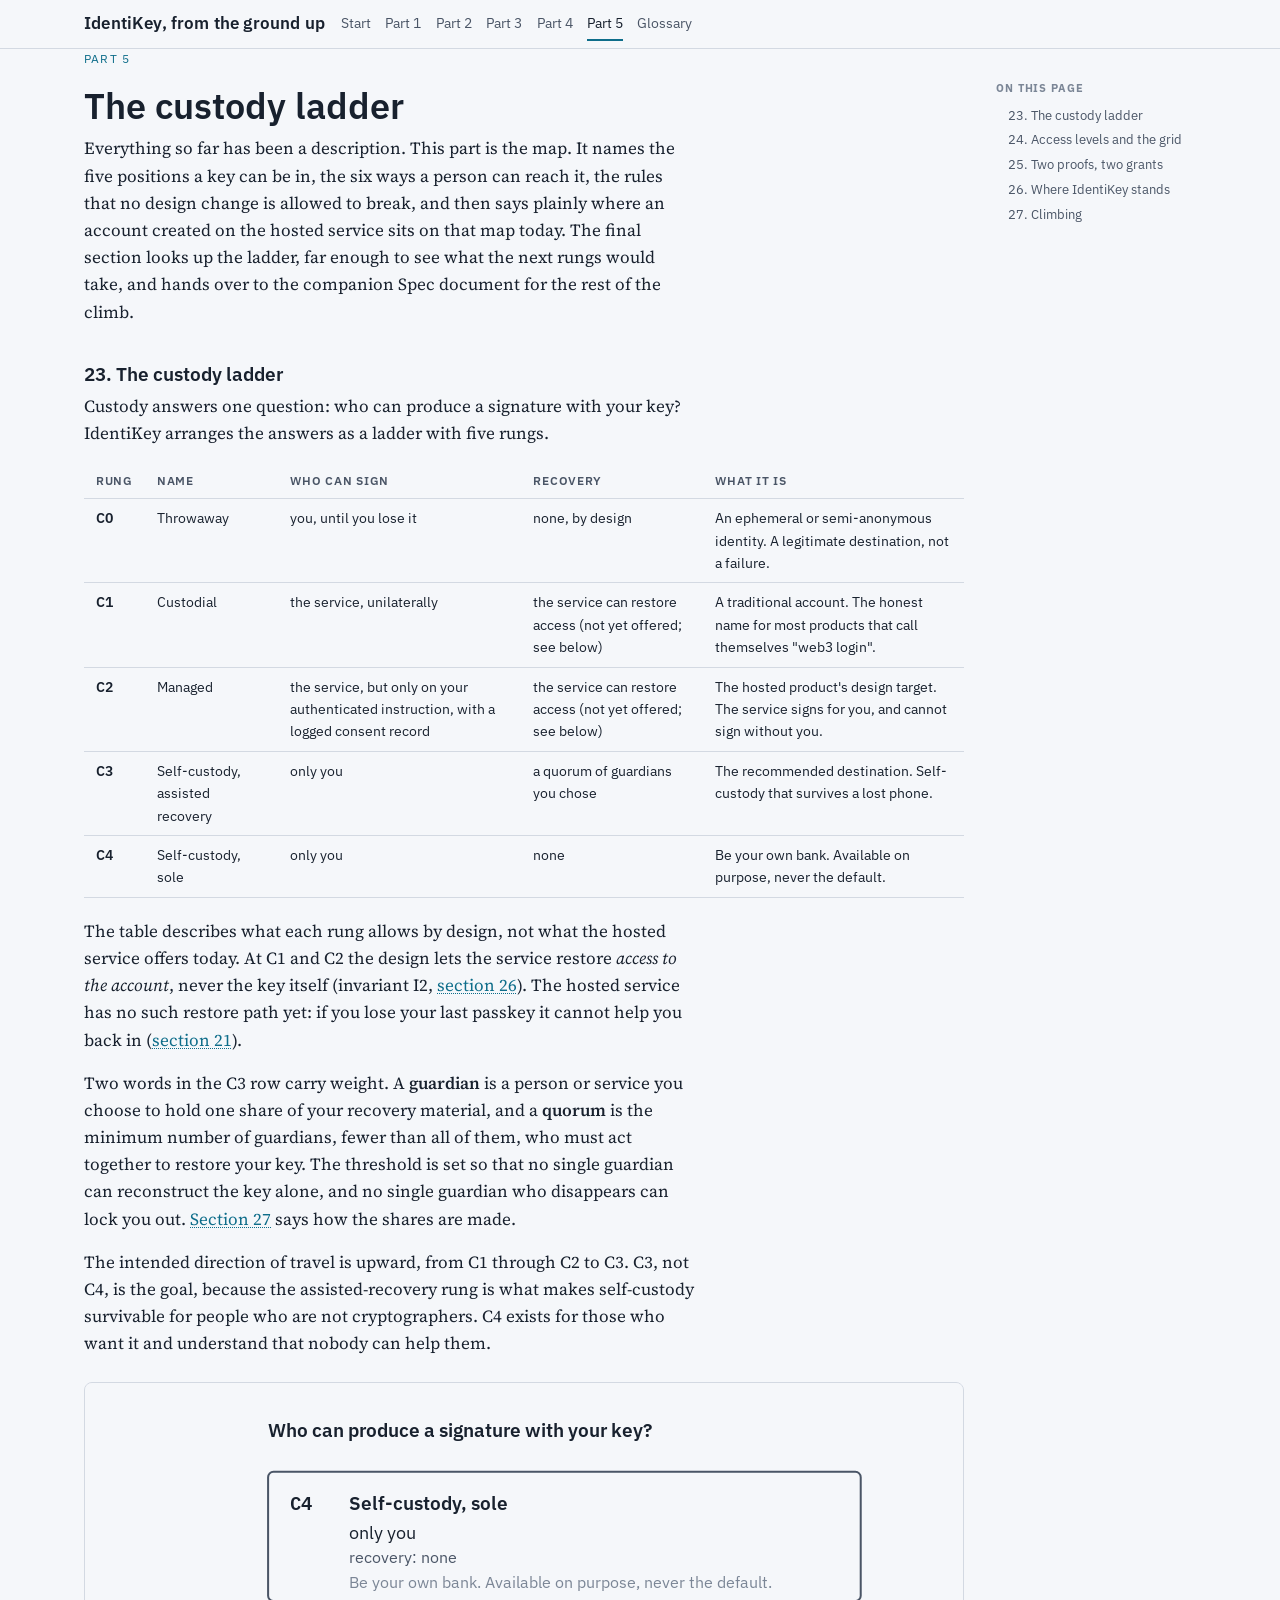
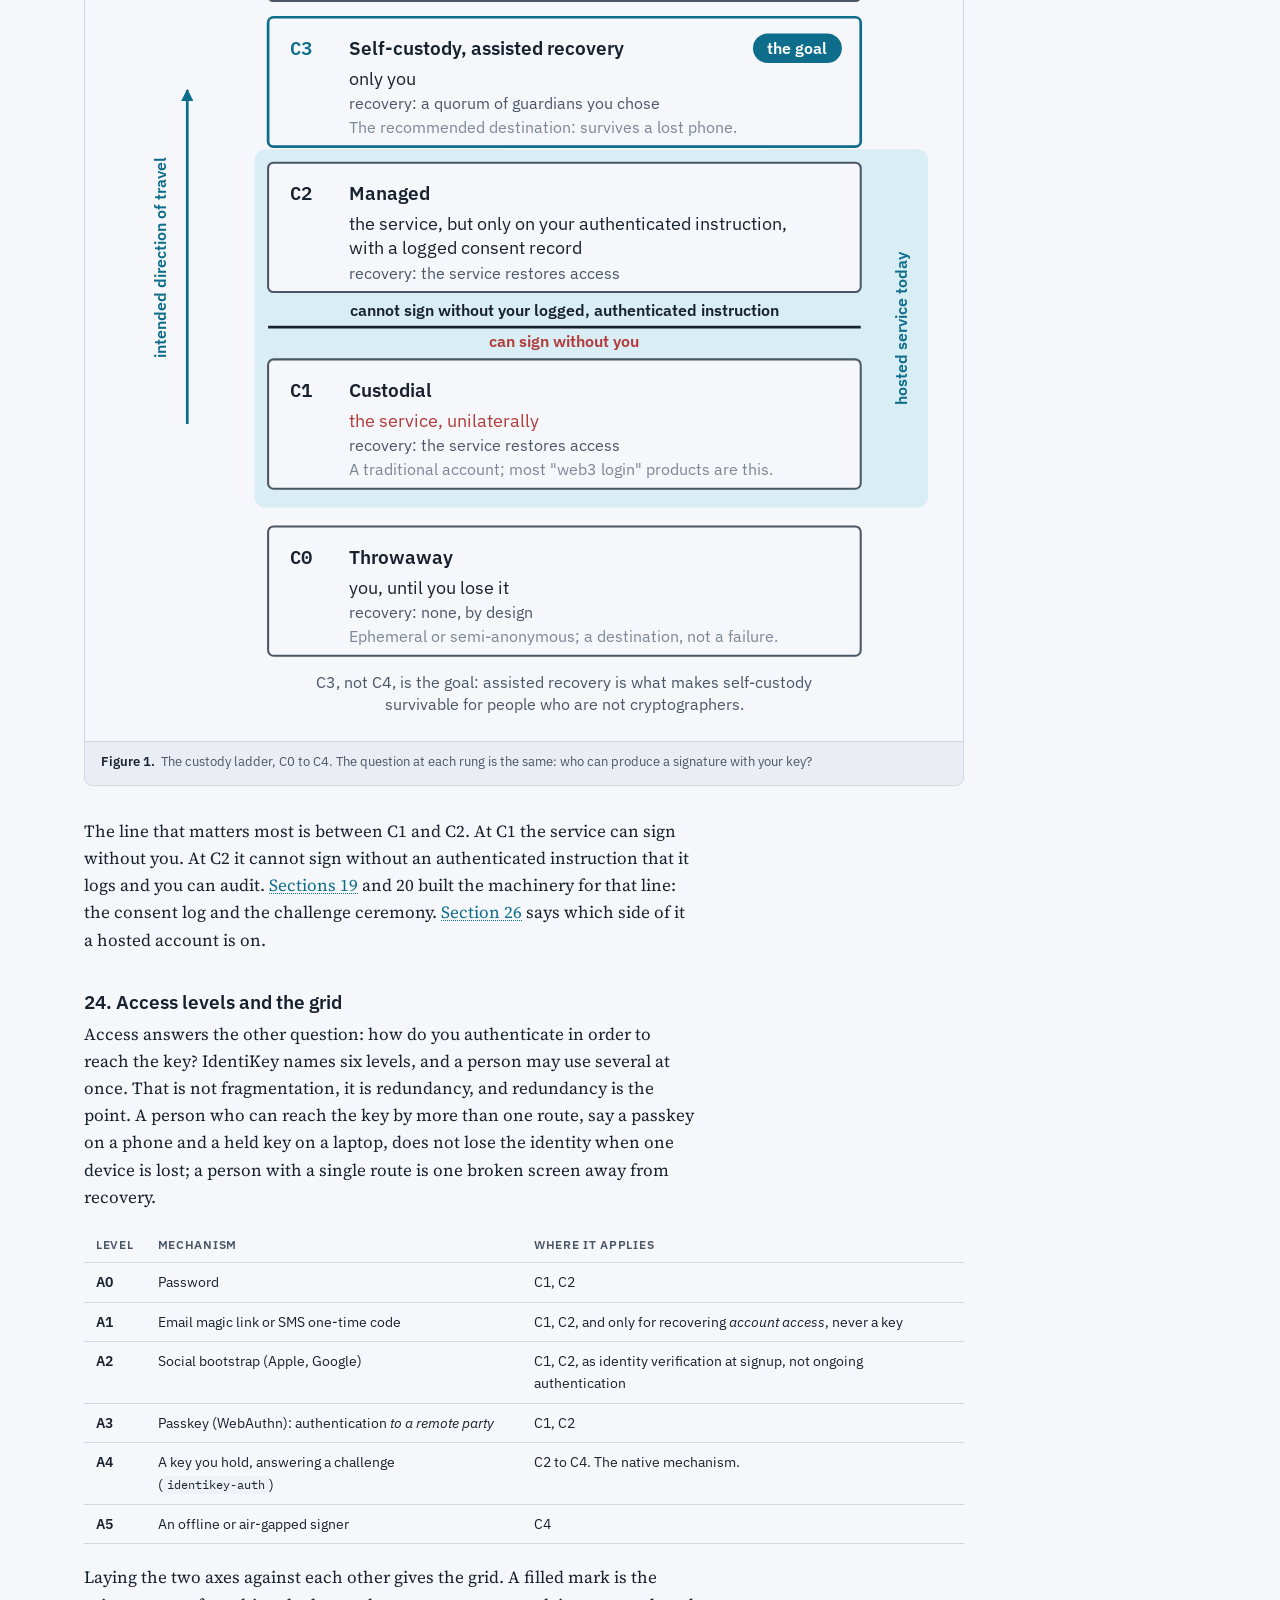
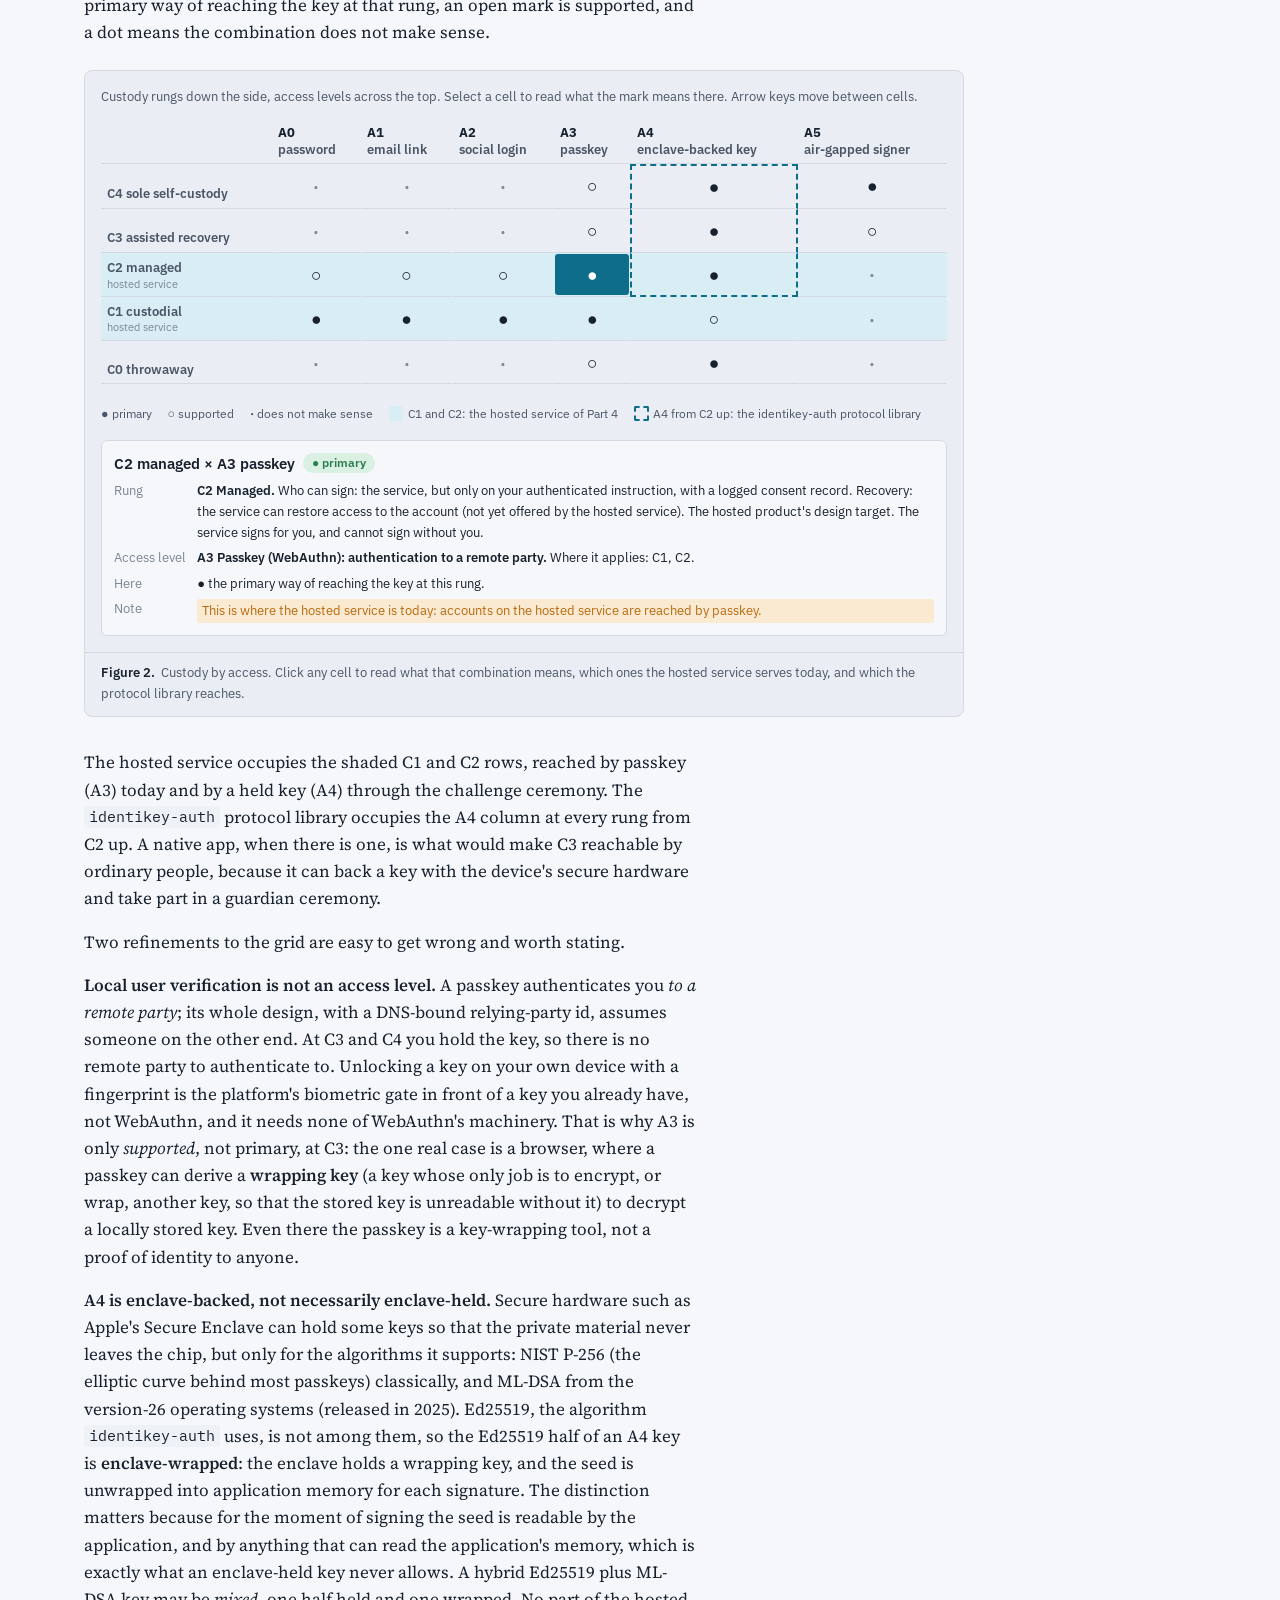
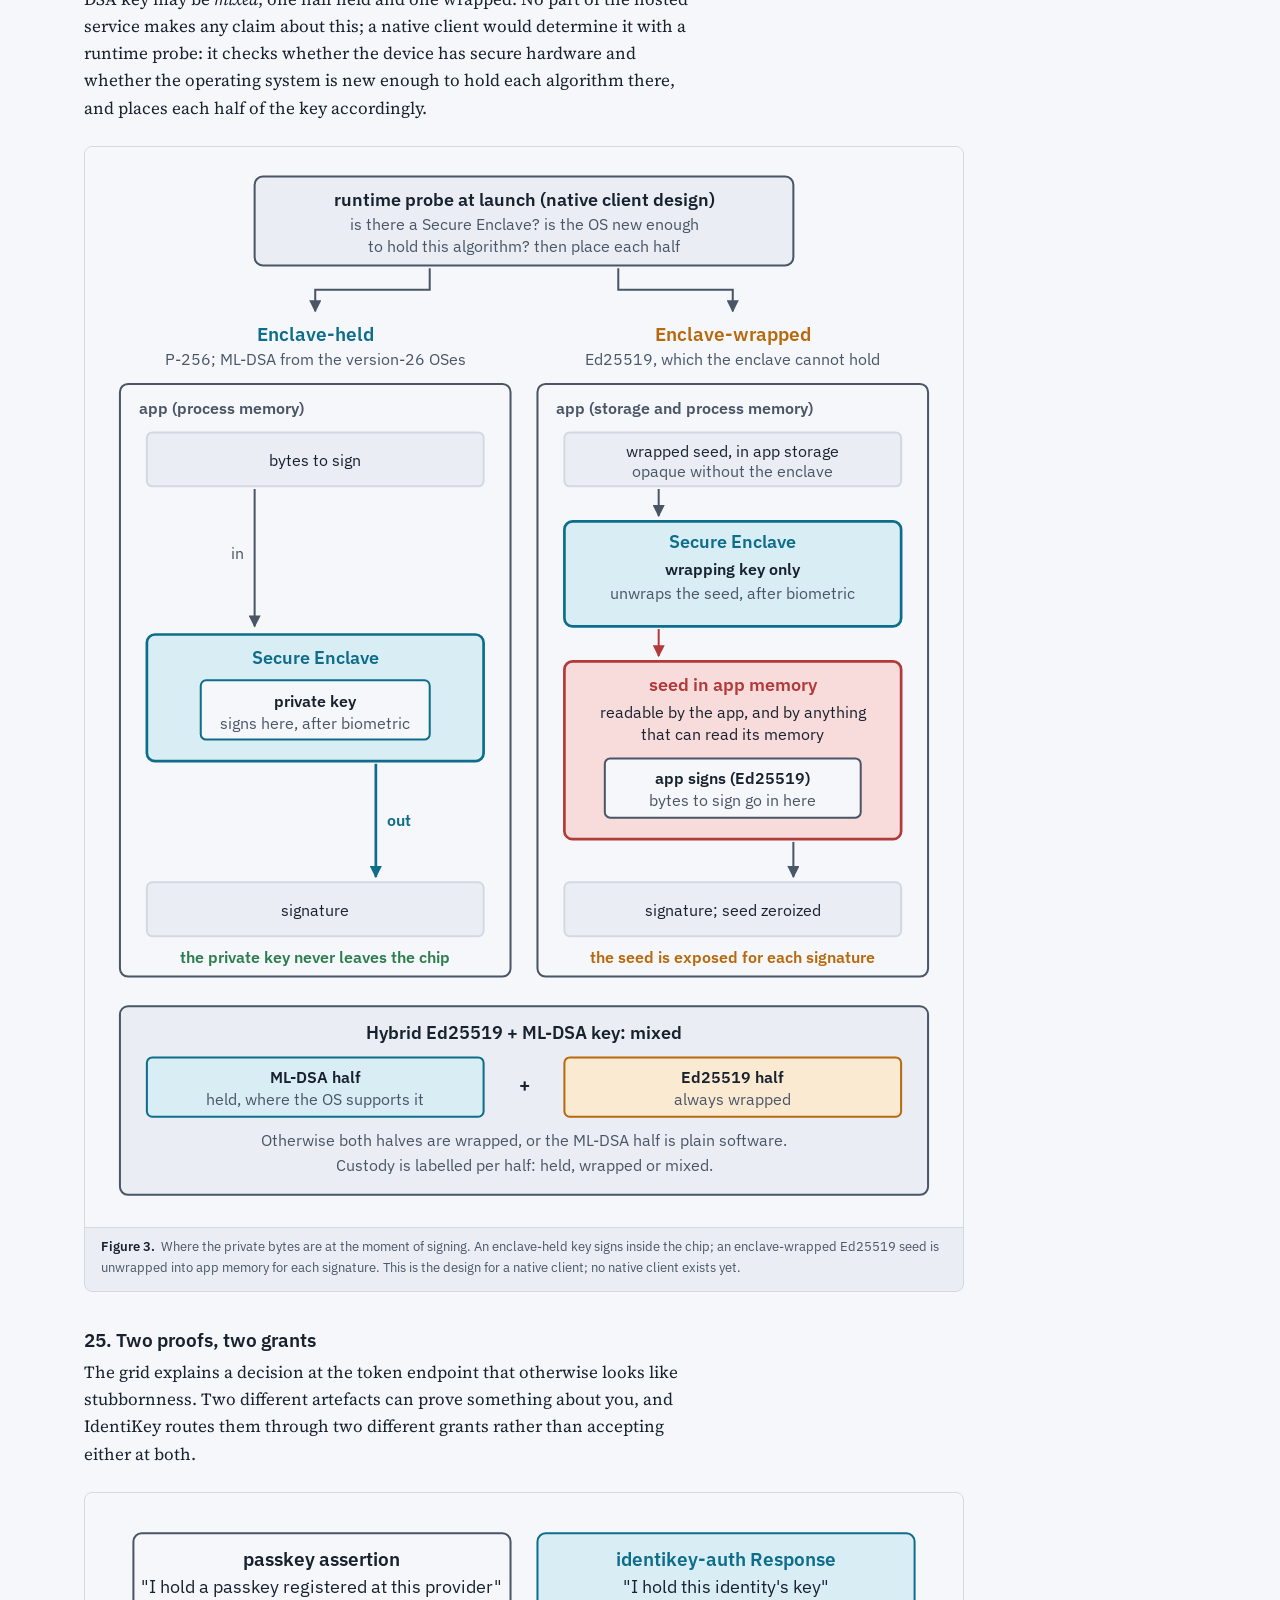
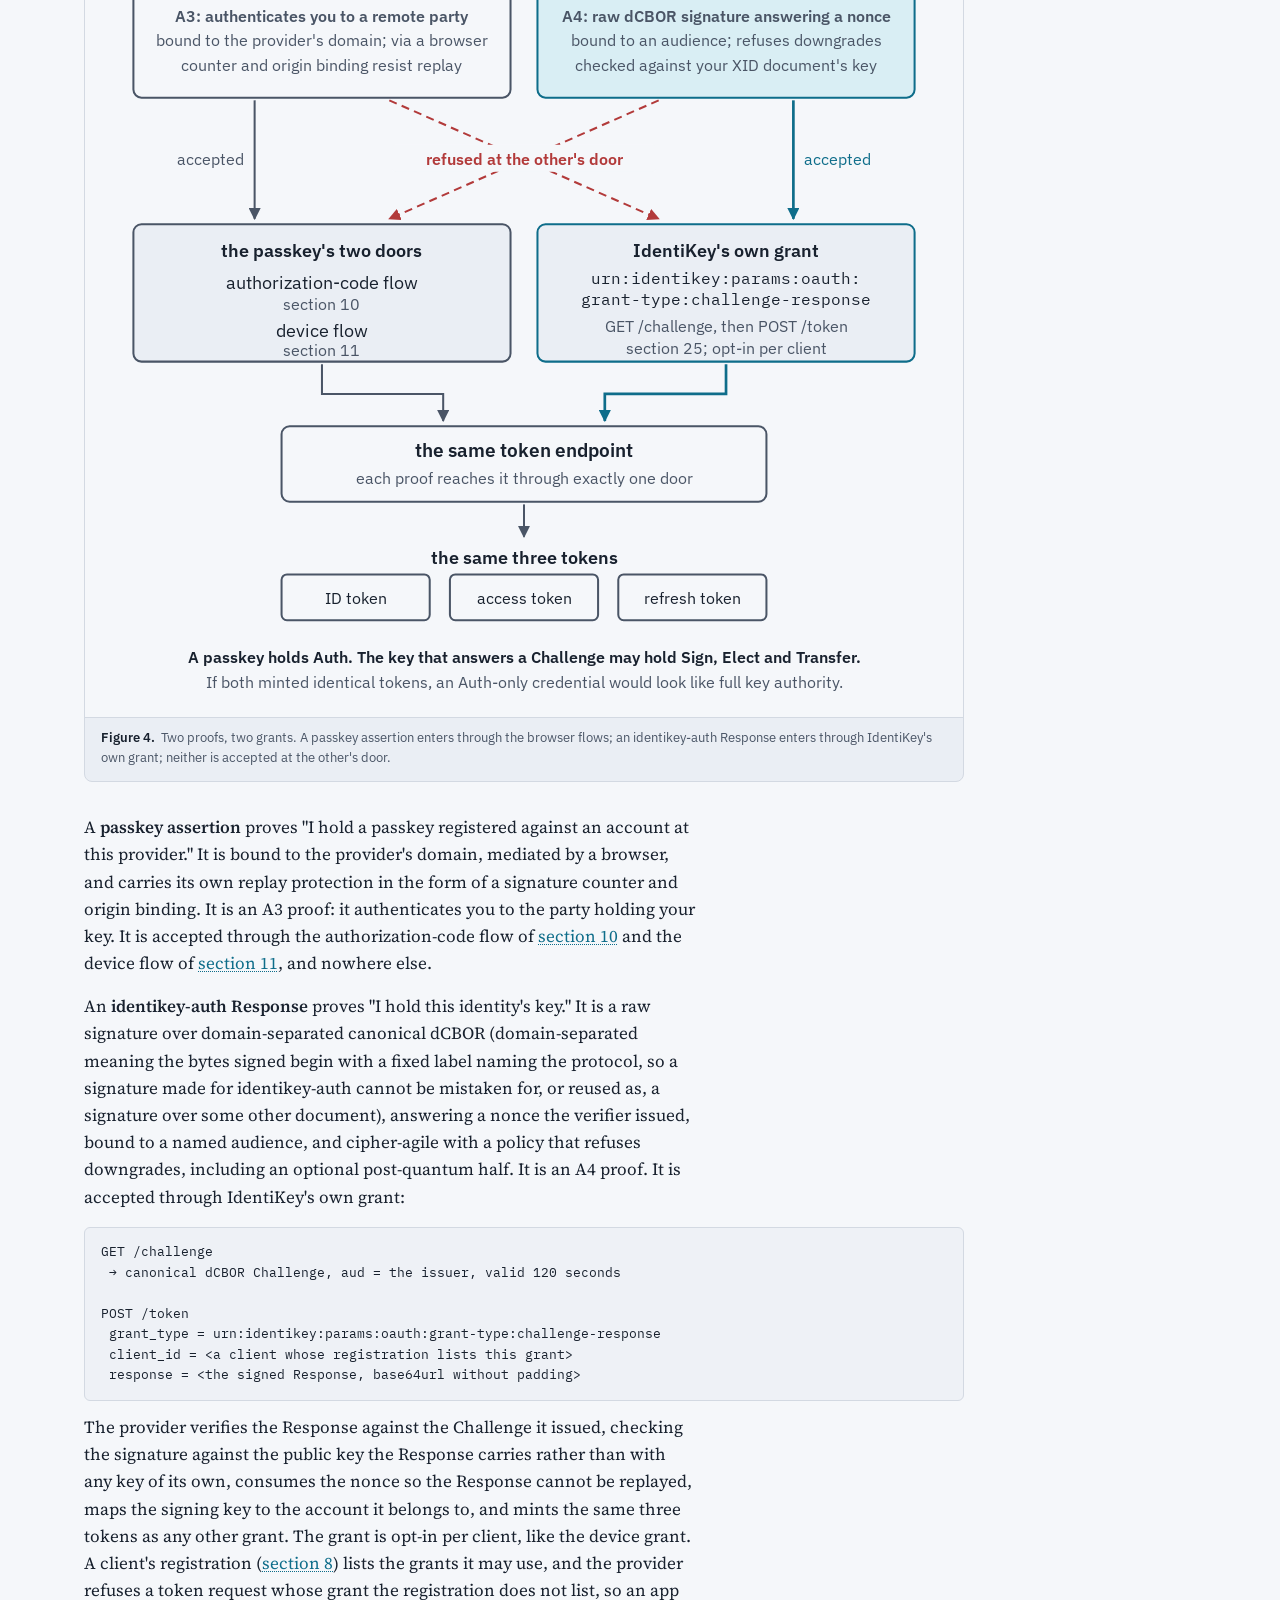
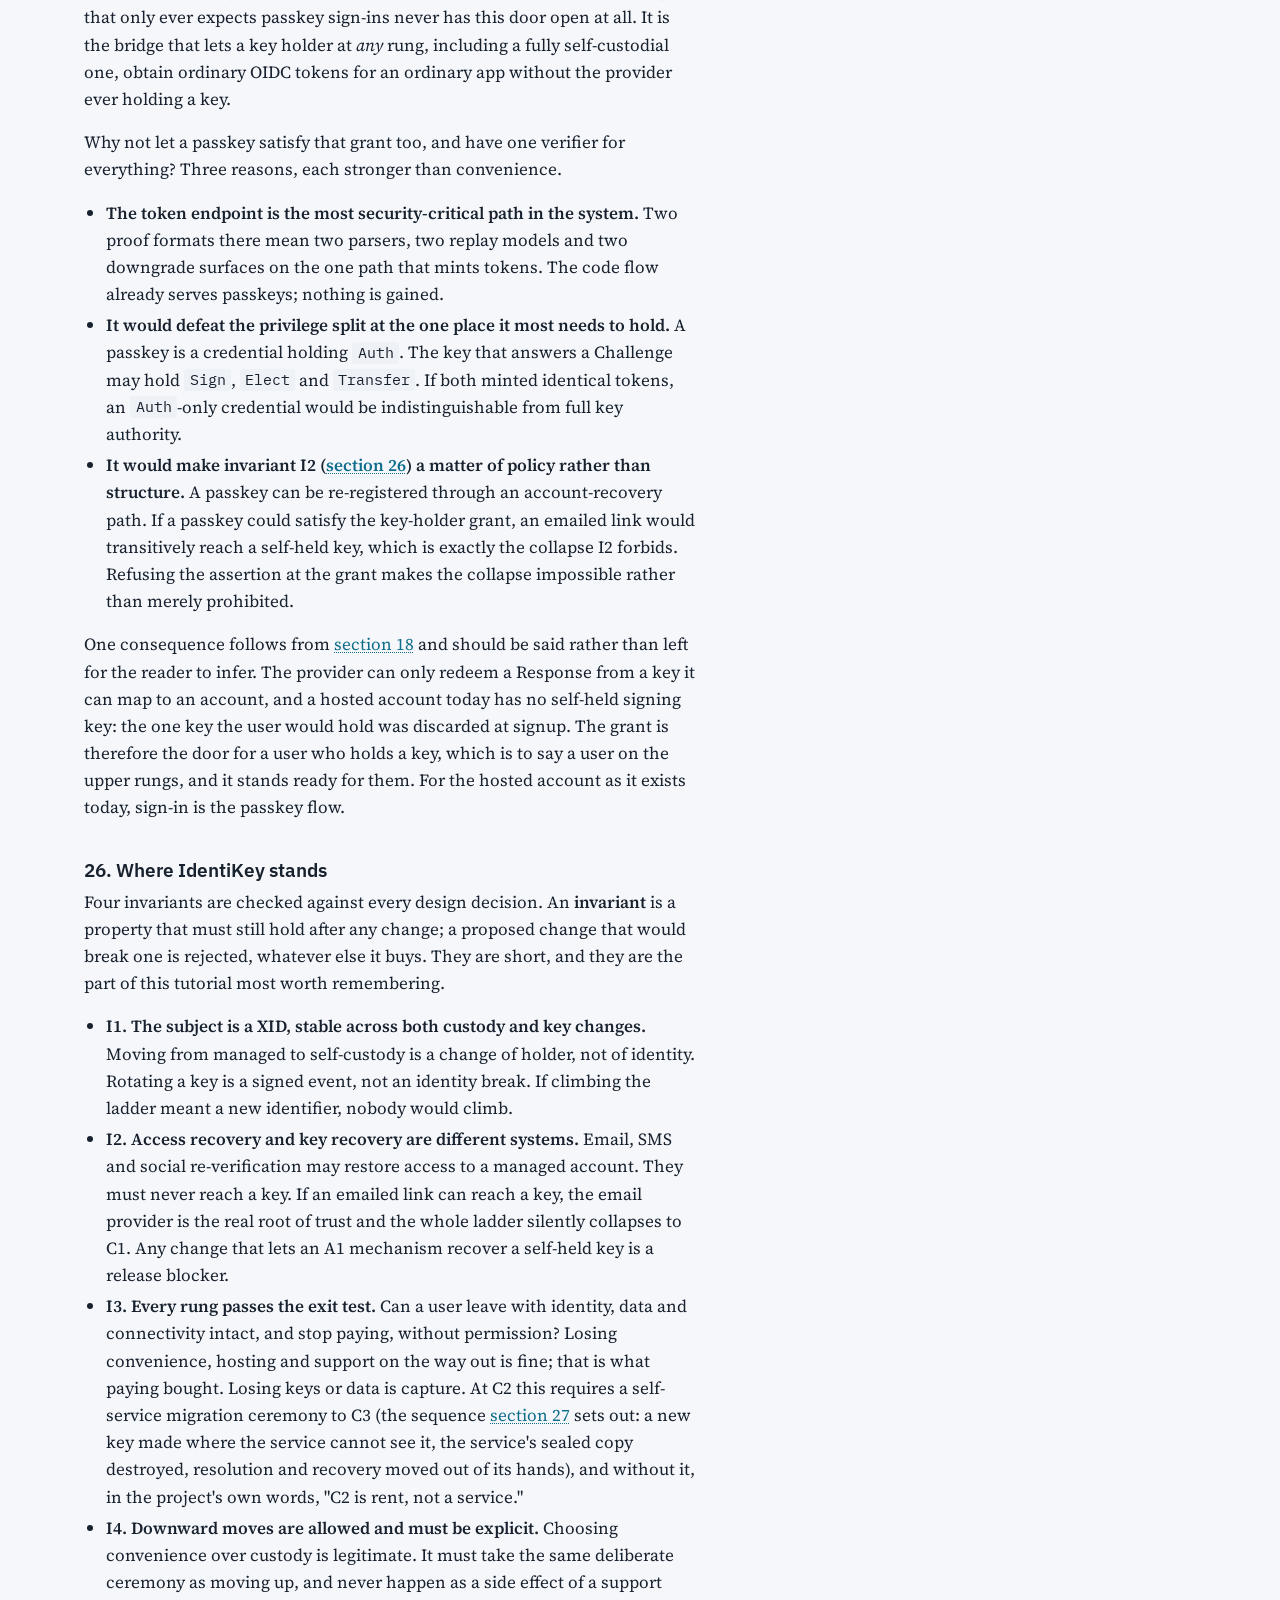
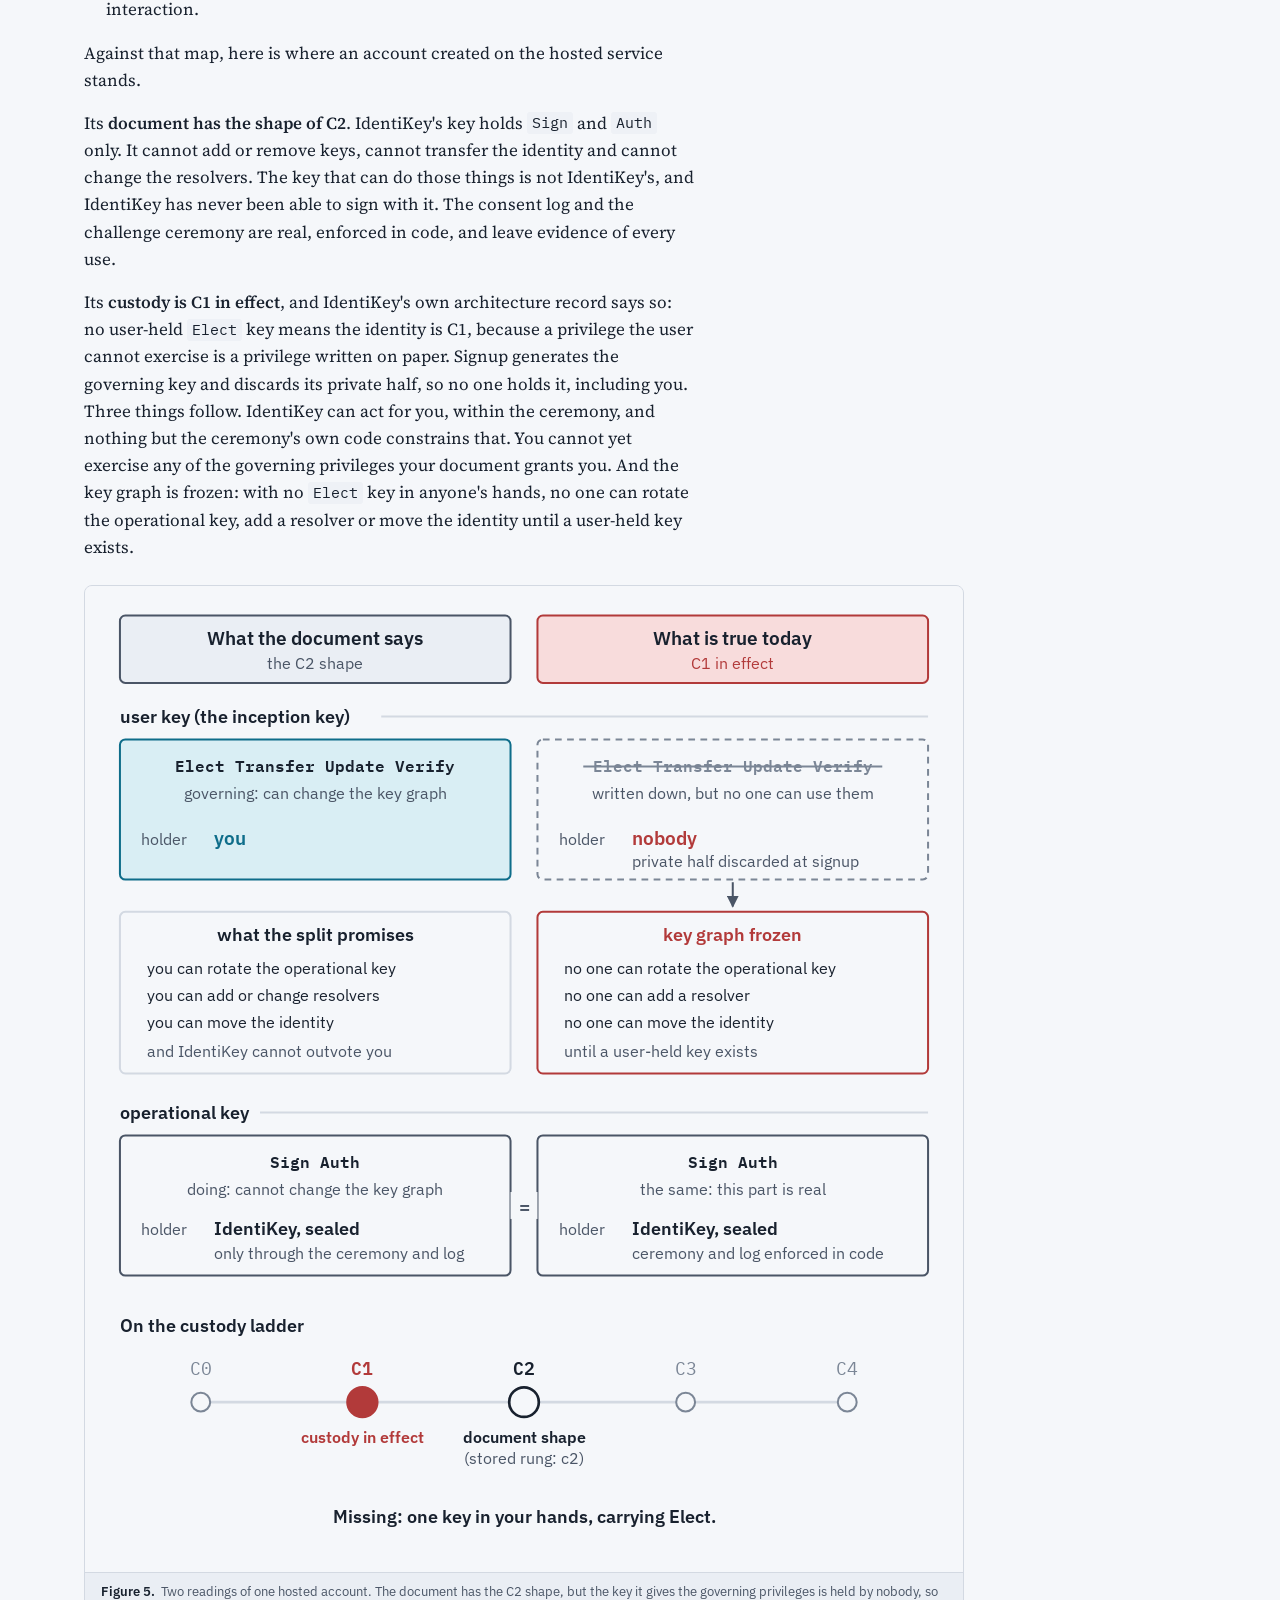
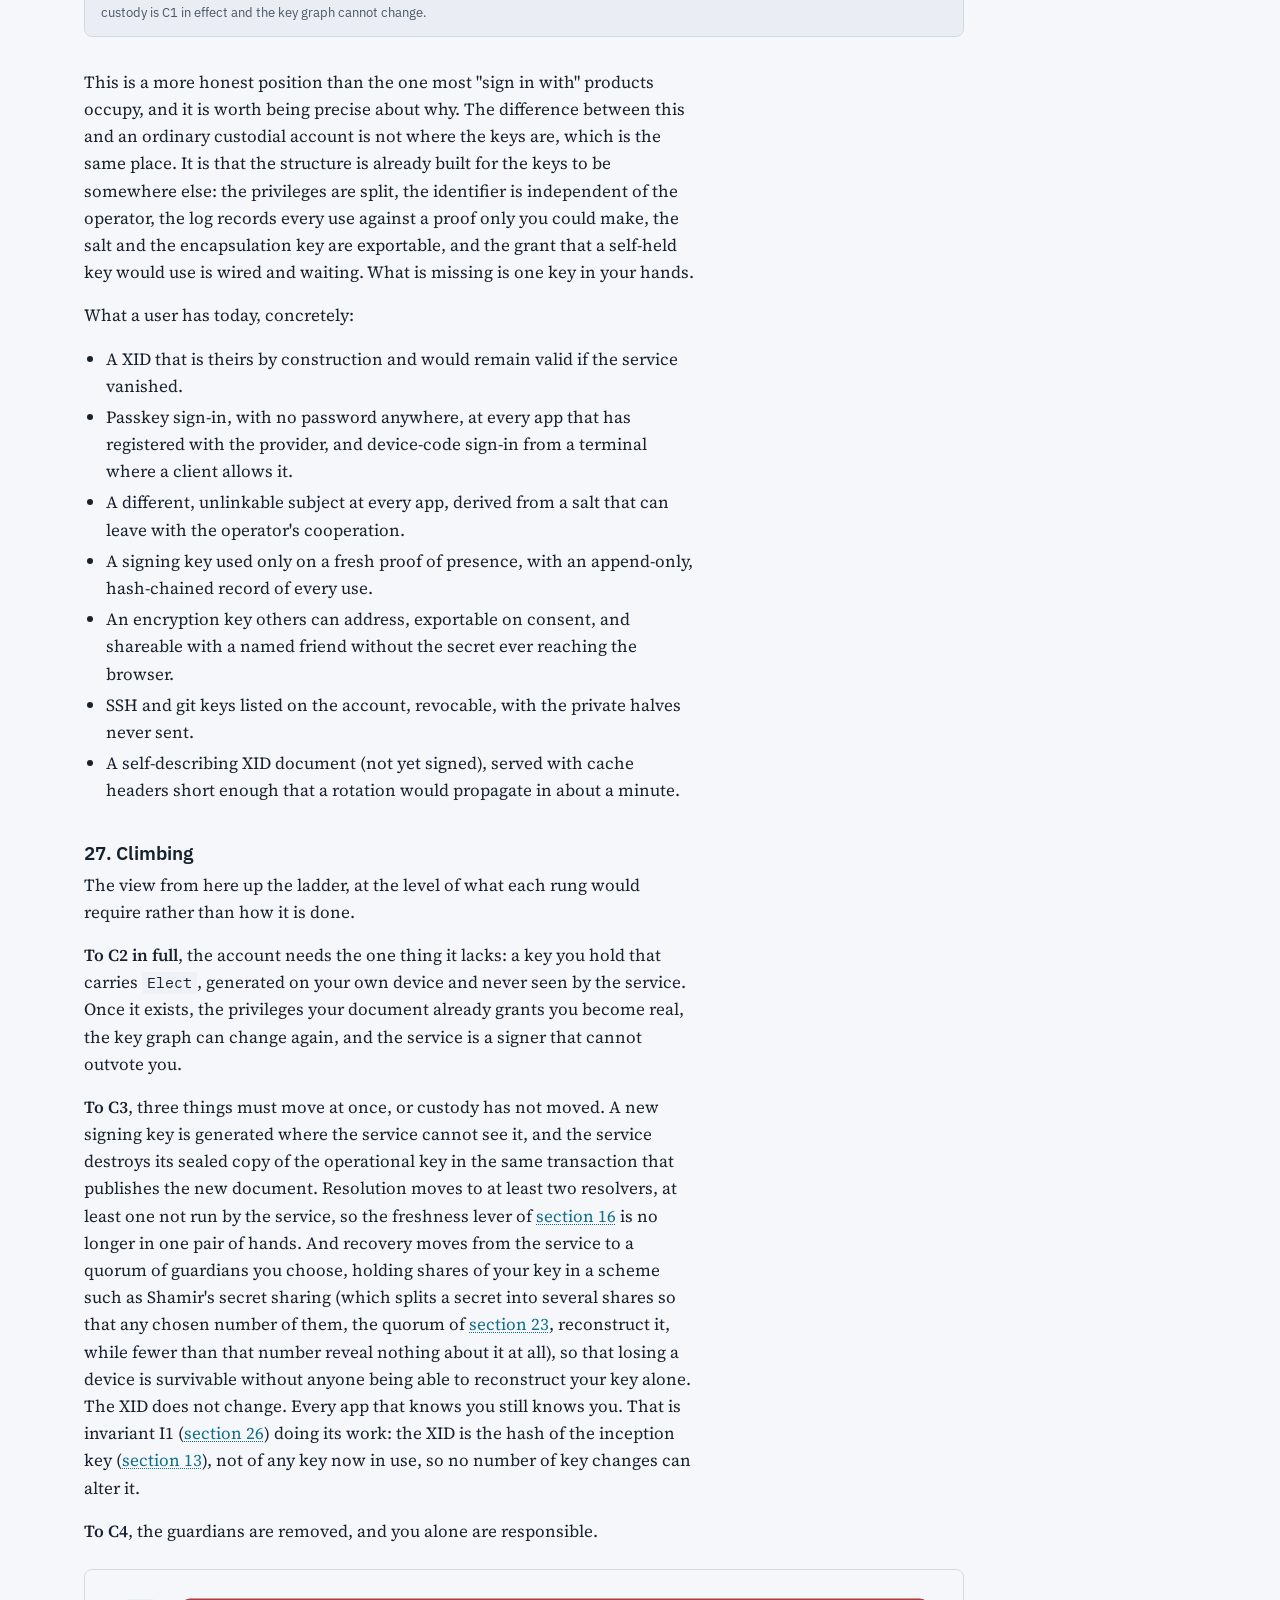
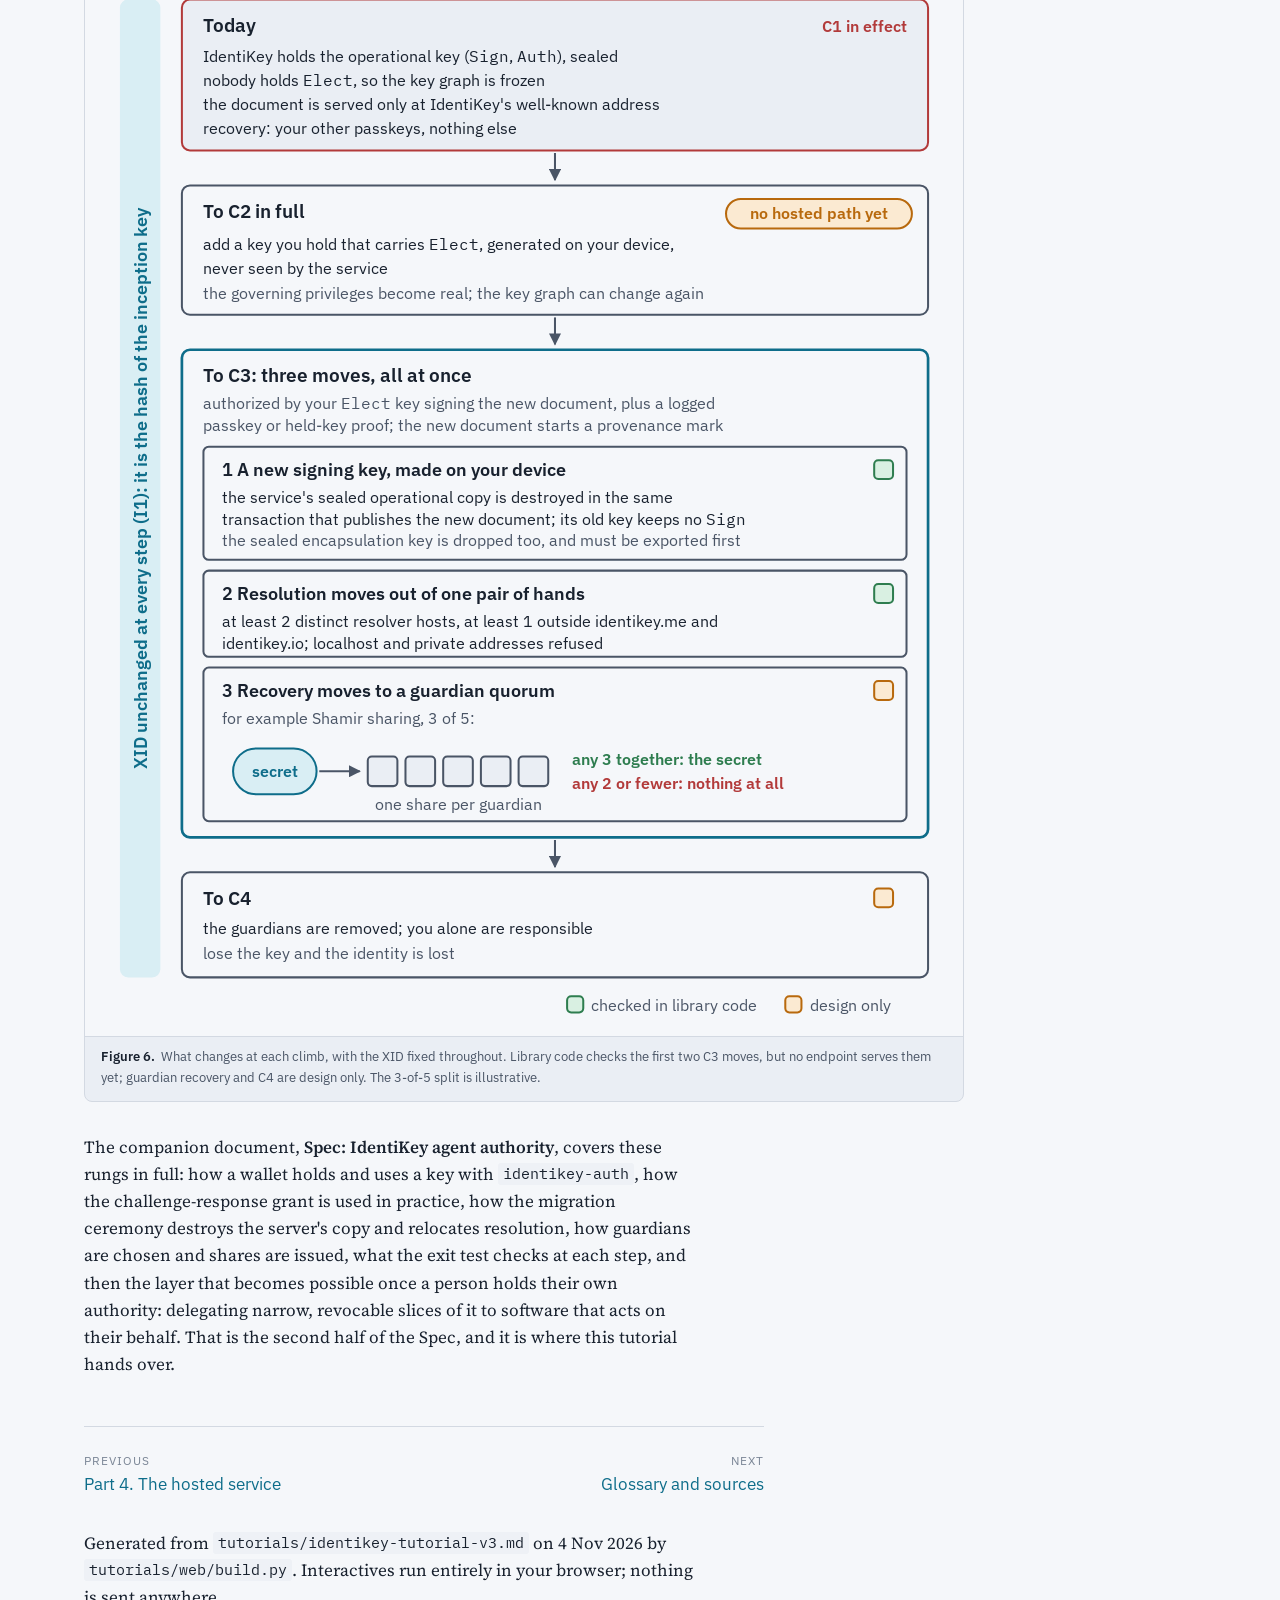
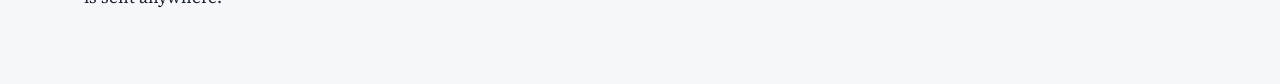
<file: part5.html>
<!doctype html>
<html lang="en">
<head>
<meta charset="utf-8">
<meta name="viewport" content="width=device-width, initial-scale=1, viewport-fit=cover">
<title>Part 5. The custody ladder · IdentiKey tutorial</title>
<link rel="preconnect" href="https://fonts.googleapis.com">
<link rel="stylesheet" href="https://fonts.googleapis.com/css2?family=IBM+Plex+Sans:wght@400;600&family=IBM+Plex+Mono:wght@400;600&family=Source+Serif+4:ital,opsz,wght@0,8..60,400;0,8..60,600;1,8..60,400&display=swap">
<link rel="stylesheet" href="assets/style.css">
</head>
<body>
<header class="topbar"><div class="topbar-inner"><a class="brand" href="index.html"><span class="brand-long">IdentiKey, from the ground up</span><span class="brand-short">IdentiKey</span></a><nav aria-label="Parts"><a href="index.html">Start</a><a href="part1.html">Part 1</a><a href="part2.html">Part 2</a><a href="part3.html">Part 3</a><a href="part4.html">Part 4</a><a href="part5.html" aria-current="page">Part 5</a><a href="glossary.html">Glossary</a></nav></div></header>
<div class="page">
<main class="prose">
<p class="kicker">Part 5</p><h1 id="part-5-the-custody-ladder">The custody ladder</h1>
<p>Everything so far has been a description. This part is the map. It names the five positions a key can be in, the six ways a person can reach it, the rules that no design change is allowed to break, and then says plainly where an account created on the hosted service sits on that map today. The final section looks up the ladder, far enough to see what the next rungs would take, and hands over to the companion Spec document for the rest of the climb.</p>
<h3 id="s23">23. The custody ladder</h3>
<p>Custody answers one question: who can produce a signature with your key? IdentiKey arranges the answers as a ladder with five rungs.</p>
<div class="table-wrap"><table>
<thead>
<tr>
<th>Rung</th>
<th>Name</th>
<th>Who can sign</th>
<th>Recovery</th>
<th>What it is</th>
</tr>
</thead>
<tbody>
<tr>
<td><strong>C0</strong></td>
<td>Throwaway</td>
<td>you, until you lose it</td>
<td>none, by design</td>
<td>An ephemeral or semi-anonymous identity. A legitimate destination, not a failure.</td>
</tr>
<tr>
<td><strong>C1</strong></td>
<td>Custodial</td>
<td>the service, unilaterally</td>
<td>the service can restore access (not yet offered; see below)</td>
<td>A traditional account. The honest name for most products that call themselves "web3 login".</td>
</tr>
<tr>
<td><strong>C2</strong></td>
<td>Managed</td>
<td>the service, but only on your authenticated instruction, with a logged consent record</td>
<td>the service can restore access (not yet offered; see below)</td>
<td>The hosted product's design target. The service signs for you, and cannot sign without you.</td>
</tr>
<tr>
<td><strong>C3</strong></td>
<td>Self-custody, assisted recovery</td>
<td>only you</td>
<td>a quorum of guardians you chose</td>
<td>The recommended destination. Self-custody that survives a lost phone.</td>
</tr>
<tr>
<td><strong>C4</strong></td>
<td>Self-custody, sole</td>
<td>only you</td>
<td>none</td>
<td>Be your own bank. Available on purpose, never the default.</td>
</tr>
</tbody>
</table></div>
<p>The table describes what each rung allows by design, not what the hosted service offers today. At C1 and C2 the design lets the service restore <em>access to the account</em>, never the key itself (invariant I2, <a class="xref" href="part5.html#s26">section 26</a>). The hosted service has no such restore path yet: if you lose your last passkey it cannot help you back in (<a class="xref" href="part4.html#s21">section 21</a>).</p>
<p>Two words in the C3 row carry weight. A <strong>guardian</strong> is a person or service you choose to hold one share of your recovery material, and a <strong>quorum</strong> is the minimum number of guardians, fewer than all of them, who must act together to restore your key. The threshold is set so that no single guardian can reconstruct the key alone, and no single guardian who disappears can lock you out. <a class="xref" href="part5.html#s27">Section 27</a> says how the shares are made.</p>
<p>The intended direction of travel is upward, from C1 through C2 to C3. C3, not C4, is the goal, because the assisted-recovery rung is what makes self-custody survivable for people who are not cryptographers. C4 exists for those who want it and understand that nobody can help them.</p>
<figure class="ik-figure is-diagram" id="fig-ladder"><div class="ik-body"><div class="diagram-scroll"><svg xmlns="http://www.w3.org/2000/svg" viewBox="0 0 640 700" role="img" aria-labelledby="lad-title">
  <title id="lad-title">The custody ladder: five rungs from C0 Throwaway at the bottom through C1 Custodial, C2 Managed and C3 Self-custody with assisted recovery to C4 Self-custody, sole at the top, each answering who can produce a signature with your key. C1 and C2 are the hosted service today; the line between them separates a service that can sign without you from one that cannot sign without your logged, authenticated instruction. The intended direction of travel runs from C1 up to C3, the goal.</title>
  <defs>
    <marker id="lad-arrow-ink" viewBox="0 0 10 10" refX="9" refY="5" markerWidth="9" markerHeight="9" markerUnits="userSpaceOnUse" orient="auto-start-reverse">
      <path d="M0 0 L10 5 L0 10 z" fill="var(--ink-2)"/>
    </marker>
    <marker id="lad-arrow-accent" viewBox="0 0 10 10" refX="9" refY="5" markerWidth="9" markerHeight="9" markerUnits="userSpaceOnUse" orient="auto-start-reverse">
      <path d="M0 0 L10 5 L0 10 z" fill="var(--accent)"/>
    </marker>
  </defs>

  <text x="130" y="34" font-family="var(--font-display)" font-size="14" font-weight="600" fill="var(--ink)">Who can produce a signature with your key?</text>

  <!-- hosted service band around C1 and C2 -->
  <rect x="120" y="266" width="500" height="266" rx="8" fill="var(--accent-soft)" stroke="none"/>
  <text x="604" y="399" font-family="var(--font-display)" font-size="12" font-weight="600" fill="var(--accent)" text-anchor="middle" transform="rotate(-90 604 399)">hosted service today</text>

  <!-- C4 -->
  <rect x="130" y="60" width="440" height="96" rx="4" fill="var(--paper)" stroke="var(--ink-2)" stroke-width="1.5"/>
  <text x="146" y="88" font-family="var(--font-mono)" font-size="14" font-weight="600" fill="var(--ink)">C4</text>
  <text x="190" y="88" font-family="var(--font-display)" font-size="14" font-weight="600" fill="var(--ink)">Self-custody, sole</text>
  <text x="190" y="110" font-family="var(--font-display)" font-size="13" fill="var(--ink)">only you</text>
  <text x="190" y="128" font-family="var(--font-display)" font-size="12" fill="var(--ink-2)">recovery: none</text>
  <text x="190" y="146" font-family="var(--font-display)" font-size="12" fill="var(--ink-3)">Be your own bank. Available on purpose, never the default.</text>

  <!-- C3 -->
  <rect x="130" y="168" width="440" height="96" rx="4" fill="var(--paper)" stroke="var(--accent)" stroke-width="2"/>
  <text x="146" y="196" font-family="var(--font-mono)" font-size="14" font-weight="600" fill="var(--accent)">C3</text>
  <text x="190" y="196" font-family="var(--font-display)" font-size="14" font-weight="600" fill="var(--ink)">Self-custody, assisted recovery</text>
  <rect x="490" y="180" width="66" height="22" rx="11" fill="var(--accent)" stroke="none"/>
  <text x="523" y="195" font-family="var(--font-display)" font-size="12" font-weight="600" fill="var(--accent-ink)" text-anchor="middle">the goal</text>
  <text x="190" y="218" font-family="var(--font-display)" font-size="13" fill="var(--ink)">only you</text>
  <text x="190" y="236" font-family="var(--font-display)" font-size="12" fill="var(--ink-2)">recovery: a quorum of guardians you chose</text>
  <text x="190" y="254" font-family="var(--font-display)" font-size="12" fill="var(--ink-3)">The recommended destination: survives a lost phone.</text>

  <!-- C2 -->
  <rect x="130" y="276" width="440" height="96" rx="4" fill="var(--paper)" stroke="var(--ink-2)" stroke-width="1.5"/>
  <text x="146" y="304" font-family="var(--font-mono)" font-size="14" font-weight="600" fill="var(--ink)">C2</text>
  <text x="190" y="304" font-family="var(--font-display)" font-size="14" font-weight="600" fill="var(--ink)">Managed</text>
  <text x="190" y="326" font-family="var(--font-display)" font-size="13" fill="var(--ink)">the service, but only on your authenticated instruction,</text>
  <text x="190" y="344" font-family="var(--font-display)" font-size="13" fill="var(--ink)">with a logged consent record</text>
  <text x="190" y="362" font-family="var(--font-display)" font-size="12" fill="var(--ink-2)">recovery: the service restores access</text>

  <!-- the line between C1 and C2 -->
  <text x="350" y="390" font-family="var(--font-display)" font-size="12" font-weight="600" fill="var(--ink)" text-anchor="middle">cannot sign without your logged, authenticated instruction</text>
  <line x1="130" y1="398" x2="570" y2="398" stroke="var(--ink)" stroke-width="2"/>
  <text x="350" y="413" font-family="var(--font-display)" font-size="12" font-weight="600" fill="var(--bad)" text-anchor="middle">can sign without you</text>

  <!-- C1 -->
  <rect x="130" y="422" width="440" height="96" rx="4" fill="var(--paper)" stroke="var(--ink-2)" stroke-width="1.5"/>
  <text x="146" y="450" font-family="var(--font-mono)" font-size="14" font-weight="600" fill="var(--ink)">C1</text>
  <text x="190" y="450" font-family="var(--font-display)" font-size="14" font-weight="600" fill="var(--ink)">Custodial</text>
  <text x="190" y="472" font-family="var(--font-display)" font-size="13" fill="var(--bad)">the service, unilaterally</text>
  <text x="190" y="490" font-family="var(--font-display)" font-size="12" fill="var(--ink-2)">recovery: the service restores access</text>
  <text x="190" y="508" font-family="var(--font-display)" font-size="12" fill="var(--ink-3)">A traditional account; most "web3 login" products are this.</text>

  <!-- C0 -->
  <rect x="130" y="546" width="440" height="96" rx="4" fill="var(--paper)" stroke="var(--ink-2)" stroke-width="1.5"/>
  <text x="146" y="574" font-family="var(--font-mono)" font-size="14" font-weight="600" fill="var(--ink)">C0</text>
  <text x="190" y="574" font-family="var(--font-display)" font-size="14" font-weight="600" fill="var(--ink)">Throwaway</text>
  <text x="190" y="596" font-family="var(--font-display)" font-size="13" fill="var(--ink)">you, until you lose it</text>
  <text x="190" y="614" font-family="var(--font-display)" font-size="12" fill="var(--ink-2)">recovery: none, by design</text>
  <text x="190" y="632" font-family="var(--font-display)" font-size="12" fill="var(--ink-3)">Ephemeral or semi-anonymous; a destination, not a failure.</text>

  <!-- direction of travel: C1 up to C3 -->
  <line x1="70" y1="470" x2="70" y2="222" stroke="var(--accent)" stroke-width="2" marker-end="url(#lad-arrow-accent)"/>
  <text x="54" y="346" font-family="var(--font-display)" font-size="12" font-weight="600" fill="var(--accent)" text-anchor="middle" transform="rotate(-90 54 346)">intended direction of travel</text>

  <text x="350" y="666" font-family="var(--font-display)" font-size="12" fill="var(--ink-2)" text-anchor="middle">C3, not C4, is the goal: assisted recovery is what makes self-custody</text>
  <text x="350" y="682" font-family="var(--font-display)" font-size="12" fill="var(--ink-2)" text-anchor="middle">survivable for people who are not cryptographers.</text>
</svg>
</div></div><figcaption>The custody ladder, C0 to C4. The question at each rung is the same: who can produce a signature with your key?</figcaption></figure>

<p>The line that matters most is between C1 and C2. At C1 the service can sign without you. At C2 it cannot sign without an authenticated instruction that it logs and you can audit. <a class="xref" href="part4.html#s19">Sections 19</a> and 20 built the machinery for that line: the consent log and the challenge ceremony. <a class="xref" href="part5.html#s26">Section 26</a> says which side of it a hosted account is on.</p>
<h3 id="s24">24. Access levels and the grid</h3>
<p>Access answers the other question: how do you authenticate in order to reach the key? IdentiKey names six levels, and a person may use several at once. That is not fragmentation, it is redundancy, and redundancy is the point. A person who can reach the key by more than one route, say a passkey on a phone and a held key on a laptop, does not lose the identity when one device is lost; a person with a single route is one broken screen away from recovery.</p>
<div class="table-wrap"><table>
<thead>
<tr>
<th>Level</th>
<th>Mechanism</th>
<th>Where it applies</th>
</tr>
</thead>
<tbody>
<tr>
<td><strong>A0</strong></td>
<td>Password</td>
<td>C1, C2</td>
</tr>
<tr>
<td><strong>A1</strong></td>
<td>Email magic link or SMS one-time code</td>
<td>C1, C2, and only for recovering <em>account access</em>, never a key</td>
</tr>
<tr>
<td><strong>A2</strong></td>
<td>Social bootstrap (Apple, Google)</td>
<td>C1, C2, as identity verification at signup, not ongoing authentication</td>
</tr>
<tr>
<td><strong>A3</strong></td>
<td>Passkey (WebAuthn): authentication <em>to a remote party</em></td>
<td>C1, C2</td>
</tr>
<tr>
<td><strong>A4</strong></td>
<td>A key you hold, answering a challenge (<code>identikey-auth</code>)</td>
<td>C2 to C4. The native mechanism.</td>
</tr>
<tr>
<td><strong>A5</strong></td>
<td>An offline or air-gapped signer</td>
<td>C4</td>
</tr>
</tbody>
</table></div>
<p>Laying the two axes against each other gives the grid. A filled mark is the primary way of reaching the key at that rung, an open mark is supported, and a dot means the combination does not make sense.</p>
<figure class="ik-figure is-widget" id="fig-grid" data-widget="grid" data-opts="{}"><div class="ik-body"></div><figcaption>Custody by access. Click any cell to read what that combination means, which ones the hosted service serves today, and which the protocol library reaches.</figcaption></figure>

<p>The hosted service occupies the shaded C1 and C2 rows, reached by passkey (A3) today and by a held key (A4) through the challenge ceremony. The <code>identikey-auth</code> protocol library occupies the A4 column at every rung from C2 up. A native app, when there is one, is what would make C3 reachable by ordinary people, because it can back a key with the device's secure hardware and take part in a guardian ceremony.</p>
<p>Two refinements to the grid are easy to get wrong and worth stating.</p>
<p><strong>Local user verification is not an access level.</strong> A passkey authenticates you <em>to a remote party</em>; its whole design, with a DNS-bound relying-party id, assumes someone on the other end. At C3 and C4 you hold the key, so there is no remote party to authenticate to. Unlocking a key on your own device with a fingerprint is the platform's biometric gate in front of a key you already have, not WebAuthn, and it needs none of WebAuthn's machinery. That is why A3 is only <em>supported</em>, not primary, at C3: the one real case is a browser, where a passkey can derive a <strong>wrapping key</strong> (a key whose only job is to encrypt, or wrap, another key, so that the stored key is unreadable without it) to decrypt a locally stored key. Even there the passkey is a key-wrapping tool, not a proof of identity to anyone.</p>
<p><strong>A4 is enclave-backed, not necessarily enclave-held.</strong> Secure hardware such as Apple's Secure Enclave can hold some keys so that the private material never leaves the chip, but only for the algorithms it supports: NIST P-256 (the elliptic curve behind most passkeys) classically, and ML-DSA from the version-26 operating systems (released in 2025). Ed25519, the algorithm <code>identikey-auth</code> uses, is not among them, so the Ed25519 half of an A4 key is <strong>enclave-wrapped</strong>: the enclave holds a wrapping key, and the seed is unwrapped into application memory for each signature. The distinction matters because for the moment of signing the seed is readable by the application, and by anything that can read the application's memory, which is exactly what an enclave-held key never allows. A hybrid Ed25519 plus ML-DSA key may be <em>mixed</em>, one half held and one wrapped. No part of the hosted service makes any claim about this; a native client would determine it with a runtime probe: it checks whether the device has secure hardware and whether the operating system is new enough to hold each algorithm there, and places each half of the key accordingly.</p>
<figure class="ik-figure is-diagram" id="fig-enclave"><div class="ik-body"><div class="diagram-scroll"><svg xmlns="http://www.w3.org/2000/svg" viewBox="0 0 640 790" role="img" aria-labelledby="encl-title">
  <title id="encl-title">Held in the enclave versus wrapped by it, as designed for a native client. At launch a runtime probe asks whether the device has a Secure Enclave and whether the operating system is new enough, and places each half of the key. Enclave-held, for P-256 and for ML-DSA from the version-26 operating systems: the app sends bytes in and gets a signature out, and the private key never leaves the enclave. Enclave-wrapped, for Ed25519, which the enclave cannot hold: the enclave holds only a wrapping key, the wrapped seed sits in app storage, and for each signature the enclave unwraps the seed into app memory, where the app signs and then zeroizes it; for that moment the seed is readable by the app and by anything that can read its memory. A hybrid Ed25519 plus ML-DSA key is mixed: one half held, one half wrapped.</title>
  <defs>
    <marker id="encl-arrow-ink" viewBox="0 0 10 10" refX="9" refY="5" markerWidth="9" markerHeight="9" markerUnits="userSpaceOnUse" orient="auto-start-reverse">
      <path d="M0 0 L10 5 L0 10 z" fill="var(--ink-2)"/>
    </marker>
    <marker id="encl-arrow-accent" viewBox="0 0 10 10" refX="9" refY="5" markerWidth="9" markerHeight="9" markerUnits="userSpaceOnUse" orient="auto-start-reverse">
      <path d="M0 0 L10 5 L0 10 z" fill="var(--accent)"/>
    </marker>
    <marker id="encl-arrow-bad" viewBox="0 0 10 10" refX="9" refY="5" markerWidth="9" markerHeight="9" markerUnits="userSpaceOnUse" orient="auto-start-reverse">
      <path d="M0 0 L10 5 L0 10 z" fill="var(--bad)"/>
    </marker>
  </defs>

  <!-- probe -->
  <rect x="120" y="16" width="400" height="66" rx="6" fill="var(--paper-2)" stroke="var(--ink-2)" stroke-width="1.5"/>
  <text x="320" y="38" font-family="var(--font-display)" font-size="13" font-weight="600" fill="var(--ink)" text-anchor="middle">runtime probe at launch (native client design)</text>
  <text x="320" y="56" font-family="var(--font-display)" font-size="12" fill="var(--ink-2)" text-anchor="middle">is there a Secure Enclave? is the OS new enough</text>
  <text x="320" y="72" font-family="var(--font-display)" font-size="12" fill="var(--ink-2)" text-anchor="middle">to hold this algorithm? then place each half</text>
  <path d="M250 84 V100 H165 V116" fill="none" stroke="var(--ink-2)" stroke-width="1.5" marker-end="url(#encl-arrow-ink)"/>
  <path d="M390 84 V100 H475 V116" fill="none" stroke="var(--ink-2)" stroke-width="1.5" marker-end="url(#encl-arrow-ink)"/>

  <!-- column headers -->
  <text x="165" y="138" font-family="var(--font-display)" font-size="14" font-weight="600" fill="var(--accent)" text-anchor="middle">Enclave-held</text>
  <text x="165" y="156" font-family="var(--font-display)" font-size="12" fill="var(--ink-2)" text-anchor="middle">P-256; ML-DSA from the version-26 OSes</text>
  <text x="475" y="138" font-family="var(--font-display)" font-size="14" font-weight="600" fill="var(--warm)" text-anchor="middle">Enclave-wrapped</text>
  <text x="475" y="156" font-family="var(--font-display)" font-size="12" fill="var(--ink-2)" text-anchor="middle">Ed25519, which the enclave cannot hold</text>

  <!-- ===== left: held ===== -->
  <rect x="20" y="170" width="290" height="440" rx="6" fill="var(--paper)" stroke="var(--ink-2)" stroke-width="1.5"/>
  <text x="34" y="192" font-family="var(--font-display)" font-size="12" font-weight="600" fill="var(--ink-2)">app (process memory)</text>

  <rect x="40" y="206" width="250" height="40" rx="4" fill="var(--paper-2)" stroke="var(--rule)" stroke-width="1.5"/>
  <text x="165" y="231" font-family="var(--font-display)" font-size="12" fill="var(--ink)" text-anchor="middle">bytes to sign</text>

  <line x1="120" y1="248" x2="120" y2="350" stroke="var(--ink-2)" stroke-width="1.5" marker-end="url(#encl-arrow-ink)"/>
  <text x="112" y="300" font-family="var(--font-display)" font-size="12" fill="var(--ink-2)" text-anchor="end">in</text>
  <line x1="210" y1="452" x2="210" y2="536" stroke="var(--accent)" stroke-width="2" marker-end="url(#encl-arrow-accent)"/>
  <text x="218" y="498" font-family="var(--font-display)" font-size="12" font-weight="600" fill="var(--accent)">out</text>

  <rect x="40" y="356" width="250" height="94" rx="6" fill="var(--accent-soft)" stroke="var(--accent)" stroke-width="2"/>
  <text x="165" y="378" font-family="var(--font-display)" font-size="13" font-weight="600" fill="var(--accent)" text-anchor="middle">Secure Enclave</text>
  <rect x="80" y="390" width="170" height="44" rx="4" fill="var(--paper)" stroke="var(--accent)" stroke-width="1.5"/>
  <text x="165" y="410" font-family="var(--font-display)" font-size="12" font-weight="600" fill="var(--ink)" text-anchor="middle">private key</text>
  <text x="165" y="426" font-family="var(--font-display)" font-size="12" fill="var(--ink-2)" text-anchor="middle">signs here, after biometric</text>

  <rect x="40" y="540" width="250" height="40" rx="4" fill="var(--paper-2)" stroke="var(--rule)" stroke-width="1.5"/>
  <text x="165" y="565" font-family="var(--font-display)" font-size="12" fill="var(--ink)" text-anchor="middle">signature</text>

  <text x="165" y="600" font-family="var(--font-display)" font-size="12" font-weight="600" fill="var(--good)" text-anchor="middle">the private key never leaves the chip</text>

  <!-- ===== right: wrapped ===== -->
  <rect x="330" y="170" width="290" height="440" rx="6" fill="var(--paper)" stroke="var(--ink-2)" stroke-width="1.5"/>
  <text x="344" y="192" font-family="var(--font-display)" font-size="12" font-weight="600" fill="var(--ink-2)">app (storage and process memory)</text>

  <rect x="350" y="206" width="250" height="40" rx="4" fill="var(--paper-2)" stroke="var(--rule)" stroke-width="1.5"/>
  <text x="475" y="224" font-family="var(--font-display)" font-size="12" fill="var(--ink)" text-anchor="middle">wrapped seed, in app storage</text>
  <text x="475" y="239" font-family="var(--font-display)" font-size="12" fill="var(--ink-2)" text-anchor="middle">opaque without the enclave</text>

  <line x1="420" y1="248" x2="420" y2="268" stroke="var(--ink-2)" stroke-width="1.5" marker-end="url(#encl-arrow-ink)"/>

  <rect x="350" y="272" width="250" height="78" rx="6" fill="var(--accent-soft)" stroke="var(--accent)" stroke-width="2"/>
  <text x="475" y="292" font-family="var(--font-display)" font-size="13" font-weight="600" fill="var(--accent)" text-anchor="middle">Secure Enclave</text>
  <text x="475" y="312" font-family="var(--font-display)" font-size="12" font-weight="600" fill="var(--ink)" text-anchor="middle">wrapping key only</text>
  <text x="475" y="330" font-family="var(--font-display)" font-size="12" fill="var(--ink-2)" text-anchor="middle">unwraps the seed, after biometric</text>

  <line x1="420" y1="352" x2="420" y2="372" stroke="var(--bad)" stroke-width="1.5" marker-end="url(#encl-arrow-bad)"/>

  <rect x="350" y="376" width="250" height="132" rx="6" fill="var(--bad-soft)" stroke="var(--bad)" stroke-width="2"/>
  <text x="475" y="398" font-family="var(--font-display)" font-size="13" font-weight="600" fill="var(--bad)" text-anchor="middle">seed in app memory</text>
  <text x="475" y="418" font-family="var(--font-display)" font-size="12" fill="var(--ink)" text-anchor="middle">readable by the app, and by anything</text>
  <text x="475" y="434" font-family="var(--font-display)" font-size="12" fill="var(--ink)" text-anchor="middle">that can read its memory</text>
  <rect x="380" y="448" width="190" height="44" rx="4" fill="var(--paper)" stroke="var(--ink-2)" stroke-width="1.5"/>
  <text x="475" y="467" font-family="var(--font-display)" font-size="12" font-weight="600" fill="var(--ink)" text-anchor="middle">app signs (Ed25519)</text>
  <text x="475" y="483" font-family="var(--font-display)" font-size="12" fill="var(--ink-2)" text-anchor="middle">bytes to sign go in here</text>

  <line x1="520" y1="510" x2="520" y2="536" stroke="var(--ink-2)" stroke-width="1.5" marker-end="url(#encl-arrow-ink)"/>

  <rect x="350" y="540" width="250" height="40" rx="4" fill="var(--paper-2)" stroke="var(--rule)" stroke-width="1.5"/>
  <text x="475" y="565" font-family="var(--font-display)" font-size="12" fill="var(--ink)" text-anchor="middle">signature; seed zeroized</text>

  <text x="475" y="600" font-family="var(--font-display)" font-size="12" font-weight="600" fill="var(--warm)" text-anchor="middle">the seed is exposed for each signature</text>

  <!-- ===== hybrid strip ===== -->
  <rect x="20" y="632" width="600" height="140" rx="6" fill="var(--paper-2)" stroke="var(--ink-2)" stroke-width="1.5"/>
  <text x="320" y="656" font-family="var(--font-display)" font-size="13" font-weight="600" fill="var(--ink)" text-anchor="middle">Hybrid Ed25519 + ML-DSA key: mixed</text>
  <rect x="40" y="670" width="250" height="44" rx="4" fill="var(--accent-soft)" stroke="var(--accent)" stroke-width="1.5"/>
  <text x="165" y="689" font-family="var(--font-display)" font-size="12" font-weight="600" fill="var(--ink)" text-anchor="middle">ML-DSA half</text>
  <text x="165" y="705" font-family="var(--font-display)" font-size="12" fill="var(--ink-2)" text-anchor="middle">held, where the OS supports it</text>
  <rect x="350" y="670" width="250" height="44" rx="4" fill="var(--warm-soft)" stroke="var(--warm)" stroke-width="1.5"/>
  <text x="475" y="689" font-family="var(--font-display)" font-size="12" font-weight="600" fill="var(--ink)" text-anchor="middle">Ed25519 half</text>
  <text x="475" y="705" font-family="var(--font-display)" font-size="12" fill="var(--ink-2)" text-anchor="middle">always wrapped</text>
  <text x="320" y="696" font-family="var(--font-display)" font-size="14" font-weight="600" fill="var(--ink)" text-anchor="middle">+</text>
  <text x="320" y="736" font-family="var(--font-display)" font-size="12" fill="var(--ink-2)" text-anchor="middle">Otherwise both halves are wrapped, or the ML-DSA half is plain software.</text>
  <text x="320" y="754" font-family="var(--font-display)" font-size="12" fill="var(--ink-2)" text-anchor="middle">Custody is labelled per half: held, wrapped or mixed.</text>
</svg>
</div></div><figcaption>Where the private bytes are at the moment of signing. An enclave-held key signs inside the chip; an enclave-wrapped Ed25519 seed is unwrapped into app memory for each signature. This is the design for a native client; no native client exists yet.</figcaption></figure>

<h3 id="s25">25. Two proofs, two grants</h3>
<p>The grid explains a decision at the token endpoint that otherwise looks like stubbornness. Two different artefacts can prove something about you, and IdentiKey routes them through two different grants rather than accepting either at both.</p>
<figure class="ik-figure is-diagram" id="fig-two-proofs"><div class="ik-body"><div class="diagram-scroll"><svg xmlns="http://www.w3.org/2000/svg" viewBox="0 0 640 600" role="img" aria-labelledby="tp-title">
  <title id="tp-title">Two proofs, two grants: a passkey assertion, which says I hold a passkey registered at this provider, is an A3 proof bound to the provider's domain and enters only the authorization-code flow and the device flow; an identikey-auth Response, which says I hold this identity's key, is an A4 proof, a raw signature over dCBOR answering a nonce and bound to an audience, and enters only IdentiKey's challenge-response grant. Each proof is refused at the other's door. Both doors lead to the same token endpoint and the same three tokens.</title>
  <defs>
    <marker id="tp-arrow-ink" viewBox="0 0 10 10" refX="9" refY="5" markerWidth="9" markerHeight="9" markerUnits="userSpaceOnUse" orient="auto-start-reverse">
      <path d="M0 0 L10 5 L0 10 z" fill="var(--ink-2)"/>
    </marker>
    <marker id="tp-arrow-accent" viewBox="0 0 10 10" refX="9" refY="5" markerWidth="9" markerHeight="9" markerUnits="userSpaceOnUse" orient="auto-start-reverse">
      <path d="M0 0 L10 5 L0 10 z" fill="var(--accent)"/>
    </marker>
    <marker id="tp-arrow-bad" viewBox="0 0 10 10" refX="9" refY="5" markerWidth="9" markerHeight="9" markerUnits="userSpaceOnUse" orient="auto-start-reverse">
      <path d="M0 0 L10 5 L0 10 z" fill="var(--bad)"/>
    </marker>
  </defs>

  <!-- the two proofs -->
  <rect x="30" y="24" width="280" height="122" rx="6" fill="var(--paper)" stroke="var(--ink-2)" stroke-width="1.5"/>
  <text x="170" y="48" font-family="var(--font-display)" font-size="14" font-weight="600" fill="var(--ink)" text-anchor="middle">passkey assertion</text>
  <text x="170" y="68" font-family="var(--font-display)" font-size="13" fill="var(--ink)" text-anchor="middle">"I hold a passkey registered at this provider"</text>
  <text x="170" y="90" font-family="var(--font-display)" font-size="12" font-weight="600" fill="var(--ink-2)" text-anchor="middle">A3: authenticates you to a remote party</text>
  <text x="170" y="108" font-family="var(--font-display)" font-size="12" fill="var(--ink-2)" text-anchor="middle">bound to the provider's domain; via a browser</text>
  <text x="170" y="126" font-family="var(--font-display)" font-size="12" fill="var(--ink-2)" text-anchor="middle">counter and origin binding resist replay</text>

  <rect x="330" y="24" width="280" height="122" rx="6" fill="var(--accent-soft)" stroke="var(--accent)" stroke-width="1.5"/>
  <text x="470" y="48" font-family="var(--font-display)" font-size="14" font-weight="600" fill="var(--accent)" text-anchor="middle">identikey-auth Response</text>
  <text x="470" y="68" font-family="var(--font-display)" font-size="13" fill="var(--ink)" text-anchor="middle">"I hold this identity's key"</text>
  <text x="470" y="90" font-family="var(--font-display)" font-size="12" font-weight="600" fill="var(--ink-2)" text-anchor="middle">A4: raw dCBOR signature answering a nonce</text>
  <text x="470" y="108" font-family="var(--font-display)" font-size="12" fill="var(--ink-2)" text-anchor="middle">bound to an audience; refuses downgrades</text>
  <text x="470" y="126" font-family="var(--font-display)" font-size="12" fill="var(--ink-2)" text-anchor="middle">checked against your XID document's key</text>

  <!-- accepted paths -->
  <line x1="120" y1="148" x2="120" y2="236" stroke="var(--ink-2)" stroke-width="1.5" marker-end="url(#tp-arrow-ink)"/>
  <line x1="520" y1="148" x2="520" y2="236" stroke="var(--accent)" stroke-width="2" marker-end="url(#tp-arrow-accent)"/>
  <text x="112" y="196" font-family="var(--font-display)" font-size="12" fill="var(--ink-2)" text-anchor="end">accepted</text>
  <text x="528" y="196" font-family="var(--font-display)" font-size="12" fill="var(--accent)">accepted</text>

  <!-- refused paths, crossing -->
  <line x1="220" y1="148" x2="420" y2="236" stroke="var(--bad)" stroke-width="1.5" stroke-dasharray="6 4" marker-end="url(#tp-arrow-bad)"/>
  <line x1="420" y1="148" x2="220" y2="236" stroke="var(--bad)" stroke-width="1.5" stroke-dasharray="6 4" marker-end="url(#tp-arrow-bad)"/>
  <rect x="222" y="181" width="196" height="20" rx="3" fill="var(--paper)" stroke="none"/>
  <text x="320" y="196" font-family="var(--font-display)" font-size="12" font-weight="600" fill="var(--bad)" text-anchor="middle">refused at the other's door</text>

  <!-- the two doors -->
  <rect x="30" y="240" width="280" height="102" rx="6" fill="var(--paper-2)" stroke="var(--ink-2)" stroke-width="1.5"/>
  <text x="170" y="264" font-family="var(--font-display)" font-size="13" font-weight="600" fill="var(--ink)" text-anchor="middle">the passkey's two doors</text>
  <text x="170" y="288" font-family="var(--font-display)" font-size="13" fill="var(--ink)" text-anchor="middle">authorization-code flow</text>
  <text x="170" y="304" font-family="var(--font-display)" font-size="12" fill="var(--ink-2)" text-anchor="middle">section 10</text>
  <text x="170" y="324" font-family="var(--font-display)" font-size="13" fill="var(--ink)" text-anchor="middle">device flow</text>
  <text x="170" y="338" font-family="var(--font-display)" font-size="12" fill="var(--ink-2)" text-anchor="middle">section 11</text>

  <rect x="330" y="240" width="280" height="102" rx="6" fill="var(--paper-2)" stroke="var(--accent)" stroke-width="1.5"/>
  <text x="470" y="264" font-family="var(--font-display)" font-size="13" font-weight="600" fill="var(--ink)" text-anchor="middle">IdentiKey's own grant</text>
  <text x="470" y="284" font-family="var(--font-mono)" font-size="12" fill="var(--ink)" text-anchor="middle">urn:identikey:params:oauth:</text>
  <text x="470" y="300" font-family="var(--font-mono)" font-size="12" fill="var(--ink)" text-anchor="middle">grant-type:challenge-response</text>
  <text x="470" y="320" font-family="var(--font-display)" font-size="12" fill="var(--ink-2)" text-anchor="middle">GET /challenge, then POST /token</text>
  <text x="470" y="336" font-family="var(--font-display)" font-size="12" fill="var(--ink-2)" text-anchor="middle">section 25; opt-in per client</text>

  <!-- to the token endpoint -->
  <path d="M170 344 V366 H260 V386" fill="none" stroke="var(--ink-2)" stroke-width="1.5" marker-end="url(#tp-arrow-ink)"/>
  <path d="M470 344 V366 H380 V386" fill="none" stroke="var(--accent)" stroke-width="2" marker-end="url(#tp-arrow-accent)"/>

  <rect x="140" y="390" width="360" height="56" rx="6" fill="var(--paper)" stroke="var(--ink-2)" stroke-width="1.5"/>
  <text x="320" y="413" font-family="var(--font-display)" font-size="14" font-weight="600" fill="var(--ink)" text-anchor="middle">the same token endpoint</text>
  <text x="320" y="433" font-family="var(--font-display)" font-size="12" fill="var(--ink-2)" text-anchor="middle">each proof reaches it through exactly one door</text>

  <line x1="320" y1="448" x2="320" y2="472" stroke="var(--ink-2)" stroke-width="1.5" marker-end="url(#tp-arrow-ink)"/>

  <!-- the same three tokens -->
  <text x="320" y="492" font-family="var(--font-display)" font-size="13" font-weight="600" fill="var(--ink)" text-anchor="middle">the same three tokens</text>
  <rect x="140" y="500" width="110" height="34" rx="4" fill="var(--paper)" stroke="var(--ink-2)" stroke-width="1.5"/>
  <text x="195" y="522" font-family="var(--font-display)" font-size="12" fill="var(--ink)" text-anchor="middle">ID token</text>
  <rect x="265" y="500" width="110" height="34" rx="4" fill="var(--paper)" stroke="var(--ink-2)" stroke-width="1.5"/>
  <text x="320" y="522" font-family="var(--font-display)" font-size="12" fill="var(--ink)" text-anchor="middle">access token</text>
  <rect x="390" y="500" width="110" height="34" rx="4" fill="var(--paper)" stroke="var(--ink-2)" stroke-width="1.5"/>
  <text x="445" y="522" font-family="var(--font-display)" font-size="12" fill="var(--ink)" text-anchor="middle">refresh token</text>

  <!-- why -->
  <text x="320" y="566" font-family="var(--font-display)" font-size="12" font-weight="600" fill="var(--ink)" text-anchor="middle">A passkey holds Auth. The key that answers a Challenge may hold Sign, Elect and Transfer.</text>
  <text x="320" y="584" font-family="var(--font-display)" font-size="12" fill="var(--ink-2)" text-anchor="middle">If both minted identical tokens, an Auth-only credential would look like full key authority.</text>
</svg>
</div></div><figcaption>Two proofs, two grants. A passkey assertion enters through the browser flows; an identikey-auth Response enters through IdentiKey's own grant; neither is accepted at the other's door.</figcaption></figure>

<p>A <strong>passkey assertion</strong> proves "I hold a passkey registered against an account at this provider." It is bound to the provider's domain, mediated by a browser, and carries its own replay protection in the form of a signature counter and origin binding. It is an A3 proof: it authenticates you to the party holding your key. It is accepted through the authorization-code flow of <a class="xref" href="part2.html#s10">section 10</a> and the device flow of <a class="xref" href="part2.html#s11">section 11</a>, and nowhere else.</p>
<p>An <strong>identikey-auth Response</strong> proves "I hold this identity's key." It is a raw signature over domain-separated canonical dCBOR (domain-separated meaning the bytes signed begin with a fixed label naming the protocol, so a signature made for identikey-auth cannot be mistaken for, or reused as, a signature over some other document), answering a nonce the verifier issued, bound to a named audience, and cipher-agile with a policy that refuses downgrades, including an optional post-quantum half. It is an A4 proof. It is accepted through IdentiKey's own grant:</p>
<pre><code>GET /challenge
 → canonical dCBOR Challenge, aud = the issuer, valid 120 seconds

POST /token
 grant_type = urn:identikey:params:oauth:grant-type:challenge-response
 client_id = &lt;a client whose registration lists this grant&gt;
 response = &lt;the signed Response, base64url without padding&gt;
</code></pre>
<p>The provider verifies the Response against the Challenge it issued, checking the signature against the public key the Response carries rather than with any key of its own, consumes the nonce so the Response cannot be replayed, maps the signing key to the account it belongs to, and mints the same three tokens as any other grant. The grant is opt-in per client, like the device grant. A client's registration (<a class="xref" href="part2.html#s8">section 8</a>) lists the grants it may use, and the provider refuses a token request whose grant the registration does not list, so an app that only ever expects passkey sign-ins never has this door open at all. It is the bridge that lets a key holder at <em>any</em> rung, including a fully self-custodial one, obtain ordinary OIDC tokens for an ordinary app without the provider ever holding a key.</p>
<p>Why not let a passkey satisfy that grant too, and have one verifier for everything? Three reasons, each stronger than convenience.</p>
<ul>
<li><strong>The token endpoint is the most security-critical path in the system.</strong> Two proof formats there mean two parsers, two replay models and two downgrade surfaces on the one path that mints tokens. The code flow already serves passkeys; nothing is gained.</li>
<li><strong>It would defeat the privilege split at the one place it most needs to hold.</strong> A passkey is a credential holding <code>Auth</code>. The key that answers a Challenge may hold <code>Sign</code>, <code>Elect</code> and <code>Transfer</code>. If both minted identical tokens, an <code>Auth</code>-only credential would be indistinguishable from full key authority.</li>
<li><strong>It would make invariant I2 (<a class="xref" href="part5.html#s26">section 26</a>) a matter of policy rather than structure.</strong> A passkey can be re-registered through an account-recovery path. If a passkey could satisfy the key-holder grant, an emailed link would transitively reach a self-held key, which is exactly the collapse I2 forbids. Refusing the assertion at the grant makes the collapse impossible rather than merely prohibited.</li>
</ul>
<p>One consequence follows from <a class="xref" href="part4.html#s18">section 18</a> and should be said rather than left for the reader to infer. The provider can only redeem a Response from a key it can map to an account, and a hosted account today has no self-held signing key: the one key the user would hold was discarded at signup. The grant is therefore the door for a user who holds a key, which is to say a user on the upper rungs, and it stands ready for them. For the hosted account as it exists today, sign-in is the passkey flow.</p>
<h3 id="s26">26. Where IdentiKey stands</h3>
<p>Four invariants are checked against every design decision. An <strong>invariant</strong> is a property that must still hold after any change; a proposed change that would break one is rejected, whatever else it buys. They are short, and they are the part of this tutorial most worth remembering.</p>
<ul>
<li><strong>I1. The subject is a XID, stable across both custody and key changes.</strong> Moving from managed to self-custody is a change of holder, not of identity. Rotating a key is a signed event, not an identity break. If climbing the ladder meant a new identifier, nobody would climb.</li>
<li><strong>I2. Access recovery and key recovery are different systems.</strong> Email, SMS and social re-verification may restore access to a managed account. They must never reach a key. If an emailed link can reach a key, the email provider is the real root of trust and the whole ladder silently collapses to C1. Any change that lets an A1 mechanism recover a self-held key is a release blocker.</li>
<li><strong>I3. Every rung passes the exit test.</strong> Can a user leave with identity, data and connectivity intact, and stop paying, without permission? Losing convenience, hosting and support on the way out is fine; that is what paying bought. Losing keys or data is capture. At C2 this requires a self-service migration ceremony to C3 (the sequence <a class="xref" href="part5.html#s27">section 27</a> sets out: a new key made where the service cannot see it, the service's sealed copy destroyed, resolution and recovery moved out of its hands), and without it, in the project's own words, "C2 is rent, not a service."</li>
<li><strong>I4. Downward moves are allowed and must be explicit.</strong> Choosing convenience over custody is legitimate. It must take the same deliberate ceremony as moving up, and never happen as a side effect of a support interaction.</li>
</ul>
<p>Against that map, here is where an account created on the hosted service stands.</p>
<p>Its <strong>document has the shape of C2</strong>. IdentiKey's key holds <code>Sign</code> and <code>Auth</code> only. It cannot add or remove keys, cannot transfer the identity and cannot change the resolvers. The key that can do those things is not IdentiKey's, and IdentiKey has never been able to sign with it. The consent log and the challenge ceremony are real, enforced in code, and leave evidence of every use.</p>
<p>Its <strong>custody is C1 in effect</strong>, and IdentiKey's own architecture record says so: no user-held <code>Elect</code> key means the identity is C1, because a privilege the user cannot exercise is a privilege written on paper. Signup generates the governing key and discards its private half, so no one holds it, including you. Three things follow. IdentiKey can act for you, within the ceremony, and nothing but the ceremony's own code constrains that. You cannot yet exercise any of the governing privileges your document grants you. And the key graph is frozen: with no <code>Elect</code> key in anyone's hands, no one can rotate the operational key, add a resolver or move the identity until a user-held key exists.</p>
<figure class="ik-figure is-diagram" id="fig-paper-vs-effect"><div class="ik-body"><div class="diagram-scroll"><svg xmlns="http://www.w3.org/2000/svg" viewBox="0 0 640 720" role="img" aria-labelledby="pve-title">
  <title id="pve-title">Document C2, custody C1: two readings of the same hosted account. What the document says, the C2 shape: the user key holds Elect, Transfer, Update and Verify and is held by you; the operational key holds Sign and Auth and is held by IdentiKey, usable only through the ceremony and the log. What is true today, C1 in effect: nobody holds the user key, because its private half was discarded at signup, so its privileges cannot be exercised; no one can rotate the operational key, add a resolver or move the identity, and the key graph is frozen. The operational key is the same in both readings. On the ladder, the document has the C2 shape and custody is C1 in effect. What is missing is one key in your hands.</title>
  <defs>
    <marker id="pve-arrow-ink" viewBox="0 0 10 10" refX="9" refY="5" markerWidth="9" markerHeight="9" markerUnits="userSpaceOnUse" orient="auto-start-reverse">
      <path d="M0 0 L10 5 L0 10 z" fill="var(--ink-2)"/>
    </marker>
  </defs>

  <!-- column headers -->
  <rect x="20" y="16" width="290" height="50" rx="4" fill="var(--paper-2)" stroke="var(--ink-2)" stroke-width="1.5"/>
  <text x="165" y="38" font-family="var(--font-display)" font-size="14" font-weight="600" fill="var(--ink)" text-anchor="middle">What the document says</text>
  <text x="165" y="56" font-family="var(--font-display)" font-size="12" fill="var(--ink-2)" text-anchor="middle">the C2 shape</text>
  <rect x="330" y="16" width="290" height="50" rx="4" fill="var(--bad-soft)" stroke="var(--bad)" stroke-width="1.5"/>
  <text x="475" y="38" font-family="var(--font-display)" font-size="14" font-weight="600" fill="var(--ink)" text-anchor="middle">What is true today</text>
  <text x="475" y="56" font-family="var(--font-display)" font-size="12" fill="var(--bad)" text-anchor="middle">C1 in effect</text>

  <!-- row label: user key -->
  <text x="20" y="96" font-family="var(--font-display)" font-size="13" font-weight="600" fill="var(--ink)">user key (the inception key)</text>
  <line x1="214" y1="91" x2="620" y2="91" stroke="var(--rule)" stroke-width="1.5"/>

  <!-- left: user key -->
  <rect x="20" y="108" width="290" height="104" rx="4" fill="var(--accent-soft)" stroke="var(--accent)" stroke-width="1.5"/>
  <text x="165" y="132" font-family="var(--font-mono)" font-size="12" font-weight="600" fill="var(--ink)" text-anchor="middle">Elect  Transfer  Update  Verify</text>
  <text x="165" y="152" font-family="var(--font-display)" font-size="12" fill="var(--ink-2)" text-anchor="middle">governing: can change the key graph</text>
  <text x="36" y="186" font-family="var(--font-display)" font-size="12" fill="var(--ink-2)">holder</text>
  <text x="90" y="186" font-family="var(--font-display)" font-size="14" font-weight="600" fill="var(--accent)">you</text>

  <!-- right: user key -->
  <rect x="330" y="108" width="290" height="104" rx="4" fill="var(--paper)" stroke="var(--ink-3)" stroke-width="1.5" stroke-dasharray="5 4"/>
  <text x="475" y="132" font-family="var(--font-mono)" font-size="12" font-weight="600" fill="var(--ink-3)" text-anchor="middle">Elect  Transfer  Update  Verify</text>
  <line x1="364" y1="128" x2="586" y2="128" stroke="var(--ink-3)" stroke-width="1.5"/>
  <text x="475" y="152" font-family="var(--font-display)" font-size="12" fill="var(--ink-2)" text-anchor="middle">written down, but no one can use them</text>
  <text x="346" y="186" font-family="var(--font-display)" font-size="12" fill="var(--ink-2)">holder</text>
  <text x="400" y="186" font-family="var(--font-display)" font-size="14" font-weight="600" fill="var(--bad)">nobody</text>
  <text x="400" y="203" font-family="var(--font-display)" font-size="12" fill="var(--ink-2)">private half discarded at signup</text>

  <!-- consequences -->
  <line x1="475" y1="214" x2="475" y2="232" stroke="var(--ink-2)" stroke-width="1.5" marker-end="url(#pve-arrow-ink)"/>
  <rect x="330" y="236" width="290" height="120" rx="4" fill="var(--paper)" stroke="var(--bad)" stroke-width="1.5"/>
  <text x="475" y="258" font-family="var(--font-display)" font-size="13" font-weight="600" fill="var(--bad)" text-anchor="middle">key graph frozen</text>
  <text x="350" y="282" font-family="var(--font-display)" font-size="12" fill="var(--ink)">no one can rotate the operational key</text>
  <text x="350" y="302" font-family="var(--font-display)" font-size="12" fill="var(--ink)">no one can add a resolver</text>
  <text x="350" y="322" font-family="var(--font-display)" font-size="12" fill="var(--ink)">no one can move the identity</text>
  <text x="350" y="344" font-family="var(--font-display)" font-size="12" fill="var(--ink-2)">until a user-held key exists</text>

  <rect x="20" y="236" width="290" height="120" rx="4" fill="var(--paper)" stroke="var(--rule)" stroke-width="1.5"/>
  <text x="165" y="258" font-family="var(--font-display)" font-size="13" font-weight="600" fill="var(--ink)" text-anchor="middle">what the split promises</text>
  <text x="40" y="282" font-family="var(--font-display)" font-size="12" fill="var(--ink)">you can rotate the operational key</text>
  <text x="40" y="302" font-family="var(--font-display)" font-size="12" fill="var(--ink)">you can add or change resolvers</text>
  <text x="40" y="322" font-family="var(--font-display)" font-size="12" fill="var(--ink)">you can move the identity</text>
  <text x="40" y="344" font-family="var(--font-display)" font-size="12" fill="var(--ink-2)">and IdentiKey cannot outvote you</text>

  <!-- row label: operational key -->
  <text x="20" y="390" font-family="var(--font-display)" font-size="13" font-weight="600" fill="var(--ink)">operational key</text>
  <line x1="124" y1="385" x2="620" y2="385" stroke="var(--rule)" stroke-width="1.5"/>

  <rect x="20" y="402" width="290" height="104" rx="4" fill="var(--paper)" stroke="var(--ink-2)" stroke-width="1.5"/>
  <text x="165" y="426" font-family="var(--font-mono)" font-size="12" font-weight="600" fill="var(--ink)" text-anchor="middle">Sign  Auth</text>
  <text x="165" y="446" font-family="var(--font-display)" font-size="12" fill="var(--ink-2)" text-anchor="middle">doing: cannot change the key graph</text>
  <text x="36" y="476" font-family="var(--font-display)" font-size="12" fill="var(--ink-2)">holder</text>
  <text x="90" y="476" font-family="var(--font-display)" font-size="13" font-weight="600" fill="var(--ink)">IdentiKey, sealed</text>
  <text x="90" y="494" font-family="var(--font-display)" font-size="12" fill="var(--ink-2)">only through the ceremony and log</text>

  <rect x="330" y="402" width="290" height="104" rx="4" fill="var(--paper)" stroke="var(--ink-2)" stroke-width="1.5"/>
  <text x="475" y="426" font-family="var(--font-mono)" font-size="12" font-weight="600" fill="var(--ink)" text-anchor="middle">Sign  Auth</text>
  <text x="475" y="446" font-family="var(--font-display)" font-size="12" fill="var(--ink-2)" text-anchor="middle">the same: this part is real</text>
  <text x="346" y="476" font-family="var(--font-display)" font-size="12" fill="var(--ink-2)">holder</text>
  <text x="400" y="476" font-family="var(--font-display)" font-size="13" font-weight="600" fill="var(--ink)">IdentiKey, sealed</text>
  <text x="400" y="494" font-family="var(--font-display)" font-size="12" fill="var(--ink-2)">ceremony and log enforced in code</text>
  <rect x="310" y="444" width="20" height="20" fill="var(--paper)" stroke="none"/>
  <text x="320" y="460" font-family="var(--font-display)" font-size="14" font-weight="600" fill="var(--ink-2)" text-anchor="middle">=</text>

  <!-- ladder strip -->
  <text x="20" y="548" font-family="var(--font-display)" font-size="13" font-weight="600" fill="var(--ink)">On the custody ladder</text>
  <line x1="80" y1="600" x2="560" y2="600" stroke="var(--rule)" stroke-width="2"/>
  <circle cx="80" cy="600" r="7" fill="var(--paper)" stroke="var(--ink-3)" stroke-width="1.5"/>
  <circle cx="200" cy="600" r="11" fill="var(--bad)" stroke="var(--bad)" stroke-width="2"/>
  <circle cx="320" cy="600" r="11" fill="var(--paper)" stroke="var(--ink)" stroke-width="2"/>
  <circle cx="440" cy="600" r="7" fill="var(--paper)" stroke="var(--ink-3)" stroke-width="1.5"/>
  <circle cx="560" cy="600" r="7" fill="var(--paper)" stroke="var(--ink-3)" stroke-width="1.5"/>
  <text x="80" y="580" font-family="var(--font-mono)" font-size="13" fill="var(--ink-3)" text-anchor="middle">C0</text>
  <text x="200" y="580" font-family="var(--font-mono)" font-size="13" font-weight="600" fill="var(--bad)" text-anchor="middle">C1</text>
  <text x="320" y="580" font-family="var(--font-mono)" font-size="13" font-weight="600" fill="var(--ink)" text-anchor="middle">C2</text>
  <text x="440" y="580" font-family="var(--font-mono)" font-size="13" fill="var(--ink-3)" text-anchor="middle">C3</text>
  <text x="560" y="580" font-family="var(--font-mono)" font-size="13" fill="var(--ink-3)" text-anchor="middle">C4</text>
  <text x="200" y="630" font-family="var(--font-display)" font-size="12" font-weight="600" fill="var(--bad)" text-anchor="middle">custody in effect</text>
  <text x="320" y="630" font-family="var(--font-display)" font-size="12" font-weight="600" fill="var(--ink)" text-anchor="middle">document shape</text>
  <text x="320" y="646" font-family="var(--font-display)" font-size="12" fill="var(--ink-2)" text-anchor="middle">(stored rung: c2)</text>

  <text x="320" y="690" font-family="var(--font-display)" font-size="13" font-weight="600" fill="var(--ink)" text-anchor="middle">Missing: one key in your hands, carrying Elect.</text>
</svg>
</div></div><figcaption>Two readings of one hosted account. The document has the C2 shape, but the key it gives the governing privileges is held by nobody, so custody is C1 in effect and the key graph cannot change.</figcaption></figure>

<p>This is a more honest position than the one most "sign in with" products occupy, and it is worth being precise about why. The difference between this and an ordinary custodial account is not where the keys are, which is the same place. It is that the structure is already built for the keys to be somewhere else: the privileges are split, the identifier is independent of the operator, the log records every use against a proof only you could make, the salt and the encapsulation key are exportable, and the grant that a self-held key would use is wired and waiting. What is missing is one key in your hands.</p>
<p>What a user has today, concretely:</p>
<ul>
<li>A XID that is theirs by construction and would remain valid if the service vanished.</li>
<li>Passkey sign-in, with no password anywhere, at every app that has registered with the provider, and device-code sign-in from a terminal where a client allows it.</li>
<li>A different, unlinkable subject at every app, derived from a salt that can leave with the operator's cooperation.</li>
<li>A signing key used only on a fresh proof of presence, with an append-only, hash-chained record of every use.</li>
<li>An encryption key others can address, exportable on consent, and shareable with a named friend without the secret ever reaching the browser.</li>
<li>SSH and git keys listed on the account, revocable, with the private halves never sent.</li>
<li>A self-describing XID document (not yet signed), served with cache headers short enough that a rotation would propagate in about a minute.</li>
</ul>
<h3 id="s27">27. Climbing</h3>
<p>The view from here up the ladder, at the level of what each rung would require rather than how it is done.</p>
<p><strong>To C2 in full</strong>, the account needs the one thing it lacks: a key you hold that carries <code>Elect</code>, generated on your own device and never seen by the service. Once it exists, the privileges your document already grants you become real, the key graph can change again, and the service is a signer that cannot outvote you.</p>
<p><strong>To C3</strong>, three things must move at once, or custody has not moved. A new signing key is generated where the service cannot see it, and the service destroys its sealed copy of the operational key in the same transaction that publishes the new document. Resolution moves to at least two resolvers, at least one not run by the service, so the freshness lever of <a class="xref" href="part3.html#s16">section 16</a> is no longer in one pair of hands. And recovery moves from the service to a quorum of guardians you choose, holding shares of your key in a scheme such as Shamir's secret sharing (which splits a secret into several shares so that any chosen number of them, the quorum of <a class="xref" href="part5.html#s23">section 23</a>, reconstruct it, while fewer than that number reveal nothing about it at all), so that losing a device is survivable without anyone being able to reconstruct your key alone. The XID does not change. Every app that knows you still knows you. That is invariant I1 (<a class="xref" href="part5.html#s26">section 26</a>) doing its work: the XID is the hash of the inception key (<a class="xref" href="part3.html#s13">section 13</a>), not of any key now in use, so no number of key changes can alter it.</p>
<p><strong>To C4</strong>, the guardians are removed, and you alone are responsible.</p>
<figure class="ik-figure is-diagram" id="fig-climbs"><div class="ik-body"><div class="diagram-scroll"><svg xmlns="http://www.w3.org/2000/svg" viewBox="0 0 640 780" role="img" aria-labelledby="clb-title">
  <title id="clb-title">Three climbs from where a hosted account stands today. Today, C1 in effect: IdentiKey holds the sealed operational key with Sign and Auth, nobody holds Elect so the key graph is frozen, the document is served only at IdentiKey's well-known address, and recovery is your other passkeys. To C2 in full: a key you hold that carries Elect, generated on your device and never seen by the service; designed, with no path yet for a hosted account. To C3, three moves at once: a new signing key made on your device while the service's sealed operational copy is destroyed in the same transaction that publishes the new document; resolution moved to at least two resolvers, at least one not run by the service; and recovery moved to a guardian quorum, where a secret is split into shares so that any quorum of them reconstructs it and fewer reveal nothing. The first two are checked by library code that no endpoint serves yet; guardian recovery is design only. To C4: the guardians are removed and you alone are responsible; design only. The XID is unchanged throughout.</title>
  <defs>
    <marker id="clb-arrow-ink" viewBox="0 0 10 10" refX="9" refY="5" markerWidth="9" markerHeight="9" markerUnits="userSpaceOnUse" orient="auto-start-reverse">
      <path d="M0 0 L10 5 L0 10 z" fill="var(--ink-2)"/>
    </marker>
    <marker id="clb-arrow-accent" viewBox="0 0 10 10" refX="9" refY="5" markerWidth="9" markerHeight="9" markerUnits="userSpaceOnUse" orient="auto-start-reverse">
      <path d="M0 0 L10 5 L0 10 z" fill="var(--accent)"/>
    </marker>
  </defs>

  <!-- I1 bar -->
  <rect x="20" y="16" width="30" height="726" rx="6" fill="var(--accent-soft)" stroke="none"/>
  <text x="40" y="379" font-family="var(--font-display)" font-size="13" font-weight="600" fill="var(--accent)" text-anchor="middle" transform="rotate(-90 40 379)">XID unchanged at every step (I1): it is the hash of the inception key</text>

  <!-- legend -->
  <rect x="352" y="756" width="12" height="12" rx="3" fill="var(--good-soft)" stroke="var(--good)" stroke-width="1.5"/>
  <text x="370" y="767" font-family="var(--font-display)" font-size="12" fill="var(--ink-2)">checked in library code</text>
  <rect x="514" y="756" width="12" height="12" rx="3" fill="var(--warm-soft)" stroke="var(--warm)" stroke-width="1.5"/>
  <text x="532" y="767" font-family="var(--font-display)" font-size="12" fill="var(--ink-2)">design only</text>

  <!-- ===== Today ===== -->
  <rect x="66" y="16" width="554" height="112" rx="6" fill="var(--paper-2)" stroke="var(--bad)" stroke-width="1.5"/>
  <text x="82" y="40" font-family="var(--font-display)" font-size="14" font-weight="600" fill="var(--ink)">Today</text>
  <text x="604" y="40" font-family="var(--font-display)" font-size="12" font-weight="600" fill="var(--bad)" text-anchor="end">C1 in effect</text>
  <text x="82" y="62" font-family="var(--font-display)" font-size="12" fill="var(--ink)">IdentiKey holds the operational key (<tspan font-family="var(--font-mono)">Sign</tspan>, <tspan font-family="var(--font-mono)">Auth</tspan>), sealed</text>
  <text x="82" y="80" font-family="var(--font-display)" font-size="12" fill="var(--ink)">nobody holds <tspan font-family="var(--font-mono)">Elect</tspan>, so the key graph is frozen</text>
  <text x="82" y="98" font-family="var(--font-display)" font-size="12" fill="var(--ink)">the document is served only at IdentiKey's well-known address</text>
  <text x="82" y="116" font-family="var(--font-display)" font-size="12" fill="var(--ink)">recovery: your other passkeys, nothing else</text>

  <line x1="343" y1="130" x2="343" y2="150" stroke="var(--ink-2)" stroke-width="1.5" marker-end="url(#clb-arrow-ink)"/>

  <!-- ===== To C2 in full ===== -->
  <rect x="66" y="154" width="554" height="96" rx="6" fill="var(--paper)" stroke="var(--ink-2)" stroke-width="1.5"/>
  <text x="82" y="178" font-family="var(--font-display)" font-size="14" font-weight="600" fill="var(--ink)">To C2 in full</text>
  <rect x="470" y="164" width="138" height="22" rx="11" fill="var(--warm-soft)" stroke="var(--warm)" stroke-width="1.5"/>
  <text x="539" y="179" font-family="var(--font-display)" font-size="12" font-weight="600" fill="var(--warm)" text-anchor="middle">no hosted path yet</text>
  <text x="82" y="202" font-family="var(--font-display)" font-size="12" fill="var(--ink)">add a key you hold that carries <tspan font-family="var(--font-mono)">Elect</tspan>, generated on your device,</text>
  <text x="82" y="220" font-family="var(--font-display)" font-size="12" fill="var(--ink)">never seen by the service</text>
  <text x="82" y="238" font-family="var(--font-display)" font-size="12" fill="var(--ink-2)">the governing privileges become real; the key graph can change again</text>

  <line x1="343" y1="252" x2="343" y2="272" stroke="var(--ink-2)" stroke-width="1.5" marker-end="url(#clb-arrow-ink)"/>

  <!-- ===== To C3 ===== -->
  <rect x="66" y="276" width="554" height="362" rx="6" fill="var(--paper)" stroke="var(--accent)" stroke-width="2"/>
  <text x="82" y="300" font-family="var(--font-display)" font-size="14" font-weight="600" fill="var(--ink)">To C3: three moves, all at once</text>
  <text x="82" y="320" font-family="var(--font-display)" font-size="12" fill="var(--ink-2)">authorized by your <tspan font-family="var(--font-mono)">Elect</tspan> key signing the new document, plus a logged</text>
  <text x="82" y="336" font-family="var(--font-display)" font-size="12" fill="var(--ink-2)">passkey or held-key proof; the new document starts a provenance mark</text>

  <!-- move 1 -->
  <rect x="82" y="348" width="522" height="84" rx="4" fill="var(--paper)" stroke="var(--ink-2)" stroke-width="1.5"/>
  <text x="96" y="370" font-family="var(--font-display)" font-size="13" font-weight="600" fill="var(--ink)">1  A new signing key, made on your device</text>
  <rect x="580" y="358" width="14" height="14" rx="3" fill="var(--good-soft)" stroke="var(--good)" stroke-width="1.5"/>
  <text x="96" y="390" font-family="var(--font-display)" font-size="12" fill="var(--ink)">the service's sealed operational copy is destroyed in the same</text>
  <text x="96" y="406" font-family="var(--font-display)" font-size="12" fill="var(--ink)">transaction that publishes the new document; its old key keeps no <tspan font-family="var(--font-mono)">Sign</tspan></text>
  <text x="96" y="422" font-family="var(--font-display)" font-size="12" fill="var(--ink-2)">the sealed encapsulation key is dropped too, and must be exported first</text>

  <!-- move 2 -->
  <rect x="82" y="440" width="522" height="64" rx="4" fill="var(--paper)" stroke="var(--ink-2)" stroke-width="1.5"/>
  <text x="96" y="462" font-family="var(--font-display)" font-size="13" font-weight="600" fill="var(--ink)">2  Resolution moves out of one pair of hands</text>
  <rect x="580" y="450" width="14" height="14" rx="3" fill="var(--good-soft)" stroke="var(--good)" stroke-width="1.5"/>
  <text x="96" y="482" font-family="var(--font-display)" font-size="12" fill="var(--ink)">at least 2 distinct resolver hosts, at least 1 outside identikey.me and</text>
  <text x="96" y="498" font-family="var(--font-display)" font-size="12" fill="var(--ink)">identikey.io; localhost and private addresses refused</text>

  <!-- move 3 -->
  <rect x="82" y="512" width="522" height="114" rx="4" fill="var(--paper)" stroke="var(--ink-2)" stroke-width="1.5"/>
  <text x="96" y="534" font-family="var(--font-display)" font-size="13" font-weight="600" fill="var(--ink)">3  Recovery moves to a guardian quorum</text>
  <rect x="580" y="522" width="14" height="14" rx="3" fill="var(--warm-soft)" stroke="var(--warm)" stroke-width="1.5"/>
  <text x="96" y="554" font-family="var(--font-display)" font-size="12" fill="var(--ink-2)">for example Shamir sharing, 3 of 5:</text>

  <!-- shamir inset -->
  <rect x="104" y="572" width="62" height="34" rx="17" fill="var(--accent-soft)" stroke="var(--accent)" stroke-width="1.5"/>
  <text x="135" y="593" font-family="var(--font-display)" font-size="12" font-weight="600" fill="var(--accent)" text-anchor="middle">secret</text>
  <line x1="168" y1="589" x2="198" y2="589" stroke="var(--ink-2)" stroke-width="1.5" marker-end="url(#clb-arrow-ink)"/>
  <rect x="204" y="578" width="22" height="22" rx="3" fill="var(--paper-2)" stroke="var(--ink-2)" stroke-width="1.5"/>
  <rect x="232" y="578" width="22" height="22" rx="3" fill="var(--paper-2)" stroke="var(--ink-2)" stroke-width="1.5"/>
  <rect x="260" y="578" width="22" height="22" rx="3" fill="var(--paper-2)" stroke="var(--ink-2)" stroke-width="1.5"/>
  <rect x="288" y="578" width="22" height="22" rx="3" fill="var(--paper-2)" stroke="var(--ink-2)" stroke-width="1.5"/>
  <rect x="316" y="578" width="22" height="22" rx="3" fill="var(--paper-2)" stroke="var(--ink-2)" stroke-width="1.5"/>
  <text x="271" y="618" font-family="var(--font-display)" font-size="12" fill="var(--ink-2)" text-anchor="middle">one share per guardian</text>
  <text x="356" y="584" font-family="var(--font-display)" font-size="12" font-weight="600" fill="var(--good)">any 3 together: the secret</text>
  <text x="356" y="602" font-family="var(--font-display)" font-size="12" font-weight="600" fill="var(--bad)">any 2 or fewer: nothing at all</text>

  <line x1="343" y1="640" x2="343" y2="660" stroke="var(--ink-2)" stroke-width="1.5" marker-end="url(#clb-arrow-ink)"/>

  <!-- ===== To C4 ===== -->
  <rect x="66" y="664" width="554" height="78" rx="6" fill="var(--paper)" stroke="var(--ink-2)" stroke-width="1.5"/>
  <text x="82" y="688" font-family="var(--font-display)" font-size="14" font-weight="600" fill="var(--ink)">To C4</text>
  <rect x="580" y="676" width="14" height="14" rx="3" fill="var(--warm-soft)" stroke="var(--warm)" stroke-width="1.5"/>
  <text x="82" y="710" font-family="var(--font-display)" font-size="12" fill="var(--ink)">the guardians are removed; you alone are responsible</text>
  <text x="82" y="728" font-family="var(--font-display)" font-size="12" fill="var(--ink-2)">lose the key and the identity is lost</text>
</svg>
</div></div><figcaption>What changes at each climb, with the XID fixed throughout. Library code checks the first two C3 moves, but no endpoint serves them yet; guardian recovery and C4 are design only. The 3-of-5 split is illustrative.</figcaption></figure>

<p>The companion document, <strong>Spec: IdentiKey agent authority</strong>, covers these rungs in full: how a wallet holds and uses a key with <code>identikey-auth</code>, how the challenge-response grant is used in practice, how the migration ceremony destroys the server's copy and relocates resolution, how guardians are chosen and shares are issued, what the exit test checks at each step, and then the layer that becomes possible once a person holds their own authority: delegating narrow, revocable slices of it to software that acts on their behalf. That is the second half of the Spec, and it is where this tutorial hands over.</p>
<nav class="pager"><a class="prev" href="part4.html"><small>Previous</small>Part 4. The hosted service</a><a class="next" href="glossary.html"><small>Next</small>Glossary and sources</a></nav>
<footer class="site-footer"><p class="ik-note">Generated from <code>tutorials/identikey-tutorial-v3.md</code> on 4 Nov 2026 by <code>tutorials/web/build.py</code>. Interactives run entirely in your browser; nothing is sent anywhere.</p></footer>
</main>
<aside class="rail" aria-label="On this page"><h2>On this page</h2><ol></ol></aside>
</div>
<script src="assets/ikcrypto.js"></script>
<script src="assets/widgets/challenge.js"></script><script src="assets/widgets/grid.js"></script><script src="assets/widgets/hash.js"></script><script src="assets/widgets/hashchain.js"></script><script src="assets/widgets/jwt.js"></script><script src="assets/widgets/oidcflow.js"></script><script src="assets/widgets/pairwise.js"></script><script src="assets/widgets/signverify.js"></script>
<script src="assets/site.js"></script>
</body>
</html>
</file>
<file: assets/style.css>
/* Tutorial web edition (artifact-dag/tutorial), shared styles.
   Layout: one reading column (~68ch) on a cool paper ground; figures may break out to 880px.
   A fixed top bar carries Part navigation; a quiet "on this page" rail appears on wide screens.
   Tokens below are the whole palette and type system; widgets must use them, never literal colors. */
:root {
  --paper: #f5f7fa;
  --paper-2: #eaeef4;
  --ink: #18212e;
  --ink-2: #4a5566;
  --ink-3: #7b8696;
  --rule: #d3d9e2;
  --accent: #0e6d8a;       /* verifier blue: signatures, checks, keys */
  --accent-ink: #ffffff;
  --accent-soft: #d9eef4;
  --warm: #b8690d;         /* "what changed" amber */
  --warm-soft: #fbead2;
  --bad: #b23a3a;
  --bad-soft: #f8dcdc;
  --good: #2e7d4f;
  --good-soft: #d9f0e2;
  --code-bg: #eef1f6;
  --font-display: "IBM Plex Sans", "Helvetica Neue", Arial, sans-serif;
  --font-body: "Source Serif 4", Georgia, "Times New Roman", serif;
  --font-mono: "IBM Plex Mono", "SFMono-Regular", Menlo, Consolas, monospace;
  --measure: 68ch;
  --wide: 880px;
  color-scheme: light;
}
@media (prefers-color-scheme: dark) {
  :root:not([data-theme="light"]) {
    --paper: #12171f; --paper-2: #1a212b; --ink: #e6eaf0; --ink-2: #aeb7c4; --ink-3: #7f8a99;
    --rule: #2b3442; --accent: #5fb6d1; --accent-ink: #0b1218; --accent-soft: #163743;
    --warm: #e2a04a; --warm-soft: #3d2c12; --bad: #e07676; --bad-soft: #3f1f1f;
    --good: #6cc48f; --good-soft: #163a26; --code-bg: #1b222d; color-scheme: dark;
  }
}
:root[data-theme="dark"] {
  --paper: #12171f; --paper-2: #1a212b; --ink: #e6eaf0; --ink-2: #aeb7c4; --ink-3: #7f8a99;
  --rule: #2b3442; --accent: #5fb6d1; --accent-ink: #0b1218; --accent-soft: #163743;
  --warm: #e2a04a; --warm-soft: #3d2c12; --bad: #e07676; --bad-soft: #3f1f1f;
  --good: #6cc48f; --good-soft: #163a26; --code-bg: #1b222d; color-scheme: dark;
}

* { box-sizing: border-box; }
[hidden] { display: none !important; }
html { -webkit-text-size-adjust: 100%; }
body {
  margin: 0; background: var(--paper); color: var(--ink);
  font-family: var(--font-body); font-size: 1.0625rem; line-height: 1.6;
  padding-left: max(16px, env(safe-area-inset-left, 0px));
  padding-right: max(16px, env(safe-area-inset-right, 0px));
  padding-block: 0 4rem;
}
a { color: var(--accent); text-decoration-thickness: 1px; text-underline-offset: 2px; }
a:hover { text-decoration-thickness: 2px; }
:focus-visible { outline: 2px solid var(--accent); outline-offset: 2px; }
@media (prefers-reduced-motion: reduce) { *, *::before, *::after { animation-duration: 0.01ms !important; transition-duration: 0.01ms !important; } }

/* top bar */
.topbar {
  position: sticky; top: env(safe-area-inset-top, 0px); z-index: 20;
  background: var(--paper); border-bottom: 1px solid var(--rule);
  margin: 0 calc(-1 * max(16px, env(safe-area-inset-left, 0px))) 0 calc(-1 * max(16px, env(safe-area-inset-right, 0px)));
  padding-left: max(16px, env(safe-area-inset-left, 0px)); padding-right: max(16px, env(safe-area-inset-right, 0px));
}
.topbar-inner { max-width: var(--wide); margin: 0 auto; display: flex; align-items: center; gap: 1rem; min-height: 3rem; flex-wrap: wrap; }
.topbar .brand { font-family: var(--font-display); font-weight: 600; letter-spacing: 0.01em; color: var(--ink); text-decoration: none; }
.topbar nav { display: flex; gap: 0.25rem 0.9rem; flex-wrap: wrap; font-family: var(--font-display); font-size: 0.875rem; }
.topbar nav a { color: var(--ink-2); text-decoration: none; padding: 0.3rem 0; border-bottom: 2px solid transparent; }
.topbar nav a[aria-current="page"] { color: var(--ink); border-bottom-color: var(--accent); }

/* page frame */
.page { max-width: var(--wide); margin: 0 auto; display: grid; grid-template-columns: minmax(0, 1fr); gap: 2rem; }
@media (min-width: 1100px) {
  .page { grid-template-columns: minmax(0, 1fr) 200px; max-width: calc(var(--wide) + 232px); }
  .rail { position: sticky; top: 4rem; align-self: start; font-family: var(--font-display); font-size: 0.8125rem; max-height: calc(100vh - 5rem); overflow: auto; }
}
.rail { display: none; }
@media (min-width: 1100px) { .rail { display: block; } }
.rail h2 { font-size: 0.6875rem; text-transform: uppercase; letter-spacing: 0.08em; color: var(--ink-3); margin: 1rem 0 0.5rem; }
.rail ol { list-style: none; padding: 0; margin: 0; }
.rail li { margin: 0.25rem 0; }
.rail a { color: var(--ink-2); text-decoration: none; }
.rail a:hover, .rail a.active { color: var(--accent); }

main { min-width: 0; }
/* the column itself is wide; running text keeps its measure, figures/tables/code break out */
.prose { max-width: none; }
.prose > * { max-width: var(--measure); }
.prose h1, .prose h2, .prose h3, .prose h4 { font-family: var(--font-display); line-height: 1.2; text-wrap: balance; color: var(--ink); }
.prose h1 { font-size: 2.25rem; font-weight: 600; margin: 2.5rem 0 0.5rem; }
.prose h2 { font-size: 1.5rem; font-weight: 600; margin: 3rem 0 0.75rem; padding-top: 1.5rem; border-top: 1px solid var(--rule); }
.prose h3 { font-size: 1.2rem; font-weight: 600; margin: 2.25rem 0 0.5rem; }
.prose h4 { font-size: 1rem; margin: 1.5rem 0 0.25rem; }
.prose p { margin: 0 0 1rem; }
.prose ul, .prose ol { padding-left: 1.4rem; margin: 0 0 1rem; }
.prose li { margin: 0.25rem 0; }
.prose li > p { margin: 0 0 0.5rem; }
.prose strong { font-weight: 600; color: var(--ink); }
.prose code { font-family: var(--font-mono); font-size: 0.86em; background: var(--code-bg); padding: 0.1em 0.35em; border-radius: 3px; }
.prose pre { max-width: none; background: var(--code-bg); border: 1px solid var(--rule); border-radius: 6px; padding: 0.9rem 1rem; overflow-x: auto; font-size: 0.8125rem; line-height: 1.5; }
.prose pre code { background: none; padding: 0; font-size: inherit; }
.prose blockquote { margin: 0 0 1rem; padding: 0.25rem 0 0.25rem 1rem; border-left: 3px solid var(--rule); color: var(--ink-2); }
.prose hr { border: 0; border-top: 1px solid var(--rule); margin: 2rem 0; }
.table-wrap { max-width: none; overflow-x: auto; margin: 0 0 1.25rem; }
.prose table { border-collapse: collapse; font-family: var(--font-display); font-size: 0.875rem; min-width: 100%; }
.prose th, .prose td { text-align: left; vertical-align: top; padding: 0.5rem 0.75rem; border-bottom: 1px solid var(--rule); }
.prose th { font-weight: 600; color: var(--ink-2); font-size: 0.75rem; text-transform: uppercase; letter-spacing: 0.06em; }
.prose td code { white-space: nowrap; }
.kicker { font-family: var(--font-display); font-size: 0.75rem; text-transform: uppercase; letter-spacing: 0.1em; color: var(--accent); margin: 2.5rem 0 0; }
.kicker + h1 { margin-top: 0.25rem; }
.lede { font-size: 1.15rem; color: var(--ink-2); }
.pager { display: flex; justify-content: space-between; gap: 1rem; margin-top: 3rem; padding-top: 1.5rem; border-top: 1px solid var(--rule); font-family: var(--font-display); }
.pager a { text-decoration: none; }
.pager .next { margin-left: auto; text-align: right; }
.pager small { display: block; color: var(--ink-3); font-size: 0.75rem; text-transform: uppercase; letter-spacing: 0.08em; }

/* figures: diagrams, widgets, examples */
.ik-figure { max-width: var(--wide); margin: 1.5rem 0 2rem; border: 1px solid var(--rule); border-radius: 8px; background: var(--paper-2); overflow: hidden; }
.ik-figure > .ik-body { padding: 1rem; min-width: 0; }
.ik-figure > figcaption { padding: 0.6rem 1rem 0.75rem; border-top: 1px solid var(--rule); font-family: var(--font-display); font-size: 0.8125rem; color: var(--ink-2); }
.ik-figure > figcaption .fig-no { font-weight: 600; color: var(--ink); margin-right: 0.4rem; }
.ik-figure.is-diagram > .ik-body { padding: 0.5rem; background: var(--paper); }
.ik-figure.is-diagram svg { display: block; width: 100%; height: auto; max-width: 100%; }
.ik-figure.is-example > .ik-body { padding: 0; }
.ik-figure.is-example pre { margin: 0; border: 0; border-radius: 0; background: var(--code-bg); }
.ik-figure.is-example .ex-title { font-family: var(--font-display); font-size: 0.75rem; text-transform: uppercase; letter-spacing: 0.08em; color: var(--ink-3); padding: 0.5rem 1rem 0.25rem; background: var(--code-bg); }
.ik-figure .ik-note { font-family: var(--font-display); font-size: 0.8125rem; color: var(--ink-2); margin: 0.5rem 0 0; }

/* widget primitives (shared by all interactives) */
.ik-widget { font-family: var(--font-display); font-size: 0.9rem; color: var(--ink); min-width: 0; }
.ik-widget * { min-width: 0; }
.ik-row { display: flex; flex-wrap: wrap; gap: 0.6rem; align-items: center; }
.ik-stack { display: grid; gap: 0.75rem; }
.ik-cols { display: grid; gap: 0.75rem; grid-template-columns: repeat(auto-fit, minmax(240px, 1fr)); }
.ik-label { font-size: 0.6875rem; text-transform: uppercase; letter-spacing: 0.08em; color: var(--ink-3); margin: 0 0 0.25rem; display: block; }
.ik-panel { background: var(--paper); border: 1px solid var(--rule); border-radius: 6px; padding: 0.75rem; }
.ik-panel.is-accent { border-color: var(--accent); }
.ik-mono { font-family: var(--font-mono); font-size: 0.8125rem; word-break: break-all; line-height: 1.5; font-variant-numeric: tabular-nums; }
.ik-input, .ik-textarea, .ik-select {
  font: inherit; font-family: var(--font-mono); font-size: 0.8125rem; color: var(--ink); background: var(--paper);
  border: 1px solid var(--rule); border-radius: 4px; padding: 0.45rem 0.55rem; width: 100%; max-width: 100%;
}
.ik-textarea { resize: vertical; min-height: 3.2rem; }
.ik-select { font-family: var(--font-display); width: auto; }
.ik-btn {
  font: inherit; font-family: var(--font-display); font-size: 0.85rem; font-weight: 600; cursor: pointer;
  background: var(--accent); color: var(--accent-ink); border: 1px solid var(--accent); border-radius: 4px; padding: 0.4rem 0.8rem;
}
.ik-btn:hover { filter: brightness(1.08); }
.ik-btn.is-secondary { background: var(--paper); color: var(--ink); border-color: var(--rule); }
.ik-btn.is-secondary:hover { border-color: var(--ink-3); }
.ik-btn.is-danger { background: var(--bad); border-color: var(--bad); color: #fff; }
.ik-btn:disabled { opacity: 0.5; cursor: default; filter: none; }
.ik-chip { display: inline-block; font-size: 0.75rem; font-weight: 600; padding: 0.1rem 0.5rem; border-radius: 999px; background: var(--paper-2); border: 1px solid var(--rule); color: var(--ink-2); }
.ik-chip.is-good { background: var(--good-soft); color: var(--good); border-color: transparent; }
.ik-chip.is-bad { background: var(--bad-soft); color: var(--bad); border-color: transparent; }
.ik-chip.is-warm { background: var(--warm-soft); color: var(--warm); border-color: transparent; }
.ik-changed { background: var(--warm-soft); color: var(--warm); border-radius: 2px; }
.ik-ok { color: var(--good); font-weight: 600; }
.ik-fail { color: var(--bad); font-weight: 600; }
.ik-steps { list-style: none; padding: 0; margin: 0; display: grid; gap: 0.4rem; counter-reset: step; }
.ik-steps li { display: grid; grid-template-columns: 1.6rem 1fr; gap: 0.5rem; align-items: start; padding: 0.4rem 0.5rem; border-radius: 4px; }
.ik-steps li::before { counter-increment: step; content: counter(step); font-weight: 600; font-size: 0.75rem; width: 1.4rem; height: 1.4rem; border-radius: 999px; display: grid; place-items: center; background: var(--paper-2); border: 1px solid var(--rule); color: var(--ink-2); }
.ik-steps li.is-active { background: var(--accent-soft); }
.ik-steps li.is-active::before { background: var(--accent); color: var(--accent-ink); border-color: var(--accent); }
.ik-steps li.is-done::before { background: var(--good); color: #fff; border-color: var(--good); }
.ik-help { font-size: 0.8125rem; color: var(--ink-2); margin: 0.5rem 0 0; }
.ik-widget svg { max-width: 100%; height: auto; display: block; }
.ik-widget svg text { font-family: var(--font-display); }
.ik-unsupported { padding: 0.75rem; background: var(--warm-soft); color: var(--warm); border-radius: 4px; }

/* diagrams keep a readable minimum width and scroll inside their figure on phones */
.diagram-scroll { overflow-x: auto; }
.diagram-scroll svg { min-width: 560px; }
a.xref { text-decoration-style: dotted; }
.site-footer { margin-top: 2rem; }
.prose figure.ik-figure { max-width: var(--wide); }
.prose .ik-figure pre { max-width: none; }
/* long identifiers in running text (URNs, XIDs) may break anywhere rather than widen the page */
.prose p code, .prose li code { overflow-wrap: anywhere; }
@media (min-width: 1100px) { .topbar-inner { max-width: calc(var(--wide) + 232px); } }
/* widget tables style themselves; keep the prose table look out of them */
.prose .ik-widget th { text-transform: none; letter-spacing: normal; font-size: inherit; }
.prose .ik-widget table { min-width: 0; }
/* phones: one line of Part links that scrolls sideways, so the pinned bar stays short */
@media (max-width: 640px) {
  .topbar-inner { flex-wrap: nowrap; gap: 0.75rem; min-height: 2.75rem; }
  .topbar .brand { flex: none; font-size: 0.875rem; }
  .topbar .brand-long { display: none; }
  .topbar nav { flex-wrap: nowrap; overflow-x: auto; scrollbar-width: none; min-width: 0; }
  .topbar nav a { white-space: nowrap; }
}
@media (min-width: 641px) { .topbar .brand-short { display: none; } }
</file>
